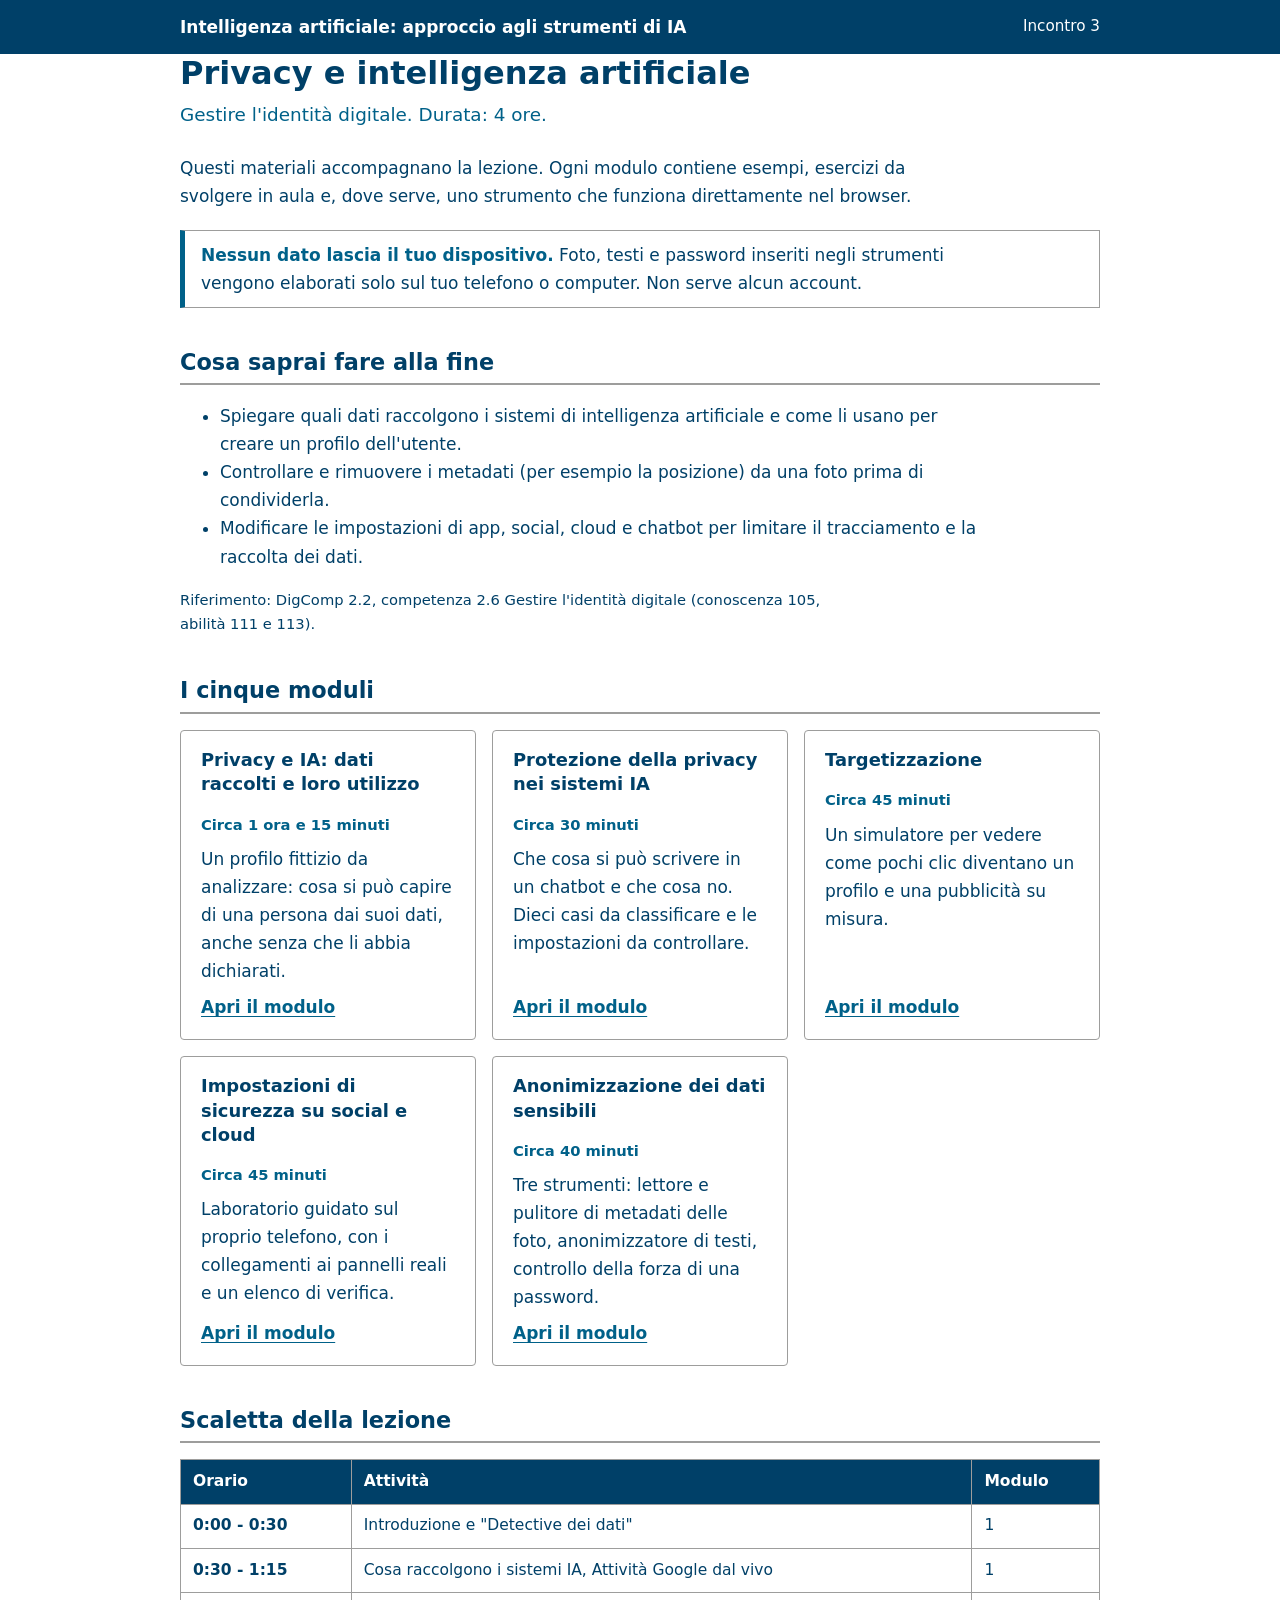
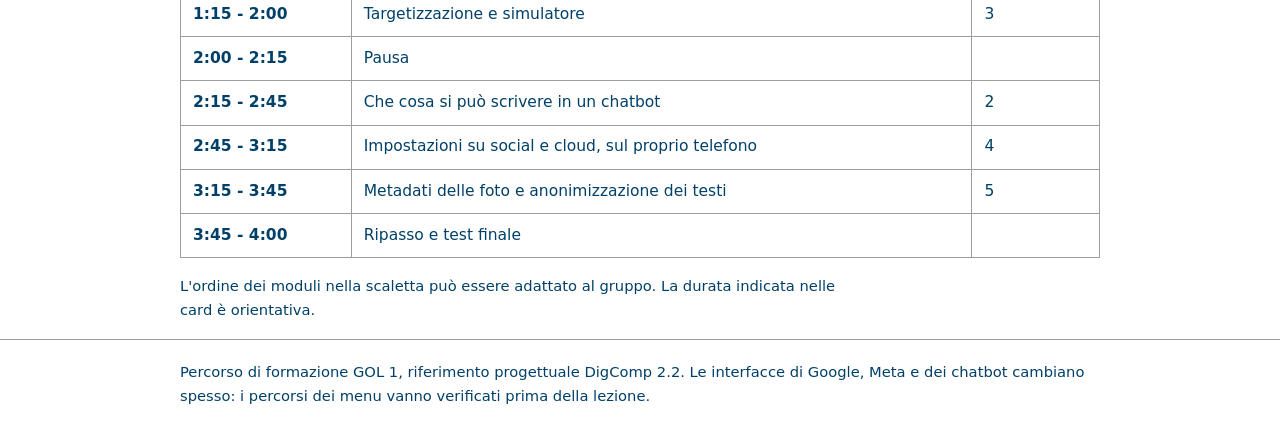
<file: docs/GOLIA/index.html>
<!DOCTYPE html>
<html lang="it">
<head>
<meta charset="utf-8">
<meta name="viewport" content="width=device-width, initial-scale=1">
<title>Privacy e intelligenza artificiale - Indice del corso</title>
<link rel="stylesheet" href="stile.css">
</head>
<body>
<header class="site-header">
  <div class="wrap">
    <a class="corso" href="index.html">Intelligenza artificiale: approccio agli strumenti di IA</a>
    <span class="posizione">Incontro 3</span>
  </div>
</header>

<main class="wrap">
  <h1>Privacy e intelligenza artificiale</h1>
  <p class="sottotitolo">Gestire l'identità digitale. Durata: 4 ore.</p>

  <p>Questi materiali accompagnano la lezione. Ogni modulo contiene esempi, esercizi da svolgere in aula e, dove serve, uno strumento che funziona direttamente nel browser.</p>

  <div class="nota">
    <p><strong>Nessun dato lascia il tuo dispositivo.</strong> Foto, testi e password inseriti negli strumenti vengono elaborati solo sul tuo telefono o computer. Non serve alcun account.</p>
  </div>

  <h2>Cosa saprai fare alla fine</h2>
  <ul>
    <li>Spiegare quali dati raccolgono i sistemi di intelligenza artificiale e come li usano per creare un profilo dell'utente.</li>
    <li>Controllare e rimuovere i metadati (per esempio la posizione) da una foto prima di condividerla.</li>
    <li>Modificare le impostazioni di app, social, cloud e chatbot per limitare il tracciamento e la raccolta dei dati.</li>
  </ul>
  <p class="piccolo">Riferimento: DigComp 2.2, competenza 2.6 Gestire l'identità digitale (conoscenza 105, abilità 111 e 113).</p>

  <h2>I cinque moduli</h2>
  <div class="griglia">
    <article class="card modulo">
      <h3>Privacy e IA: dati raccolti e loro utilizzo</h3>
      <p class="durata">Circa 1 ora e 15 minuti</p>
      <p>Un profilo fittizio da analizzare: cosa si può capire di una persona dai suoi dati, anche senza che li abbia dichiarati.</p>
      <a class="vai" href="01-dati-raccolti.html">Apri il modulo</a>
    </article>
    <article class="card modulo">
      <h3>Protezione della privacy nei sistemi IA</h3>
      <p class="durata">Circa 30 minuti</p>
      <p>Che cosa si può scrivere in un chatbot e che cosa no. Dieci casi da classificare e le impostazioni da controllare.</p>
      <a class="vai" href="02-privacy-nei-sistemi-ia.html">Apri il modulo</a>
    </article>
    <article class="card modulo">
      <h3>Targetizzazione</h3>
      <p class="durata">Circa 45 minuti</p>
      <p>Un simulatore per vedere come pochi clic diventano un profilo e una pubblicità su misura.</p>
      <a class="vai" href="03-targetizzazione.html">Apri il modulo</a>
    </article>
    <article class="card modulo">
      <h3>Impostazioni di sicurezza su social e cloud</h3>
      <p class="durata">Circa 45 minuti</p>
      <p>Laboratorio guidato sul proprio telefono, con i collegamenti ai pannelli reali e un elenco di verifica.</p>
      <a class="vai" href="04-impostazioni-social-cloud.html">Apri il modulo</a>
    </article>
    <article class="card modulo">
      <h3>Anonimizzazione dei dati sensibili</h3>
      <p class="durata">Circa 40 minuti</p>
      <p>Tre strumenti: lettore e pulitore di metadati delle foto, anonimizzatore di testi, controllo della forza di una password.</p>
      <a class="vai" href="05-anonimizzazione.html">Apri il modulo</a>
    </article>
  </div>

  <h2>Scaletta della lezione</h2>
  <div class="scorri">
    <table>
      <thead><tr><th>Orario</th><th>Attività</th><th>Modulo</th></tr></thead>
      <tbody>
        <tr><td>0:00 - 0:30</td><td>Introduzione e "Detective dei dati"</td><td>1</td></tr>
        <tr><td>0:30 - 1:15</td><td>Cosa raccolgono i sistemi IA, Attività Google dal vivo</td><td>1</td></tr>
        <tr><td>1:15 - 2:00</td><td>Targetizzazione e simulatore</td><td>3</td></tr>
        <tr><td>2:00 - 2:15</td><td>Pausa</td><td></td></tr>
        <tr><td>2:15 - 2:45</td><td>Che cosa si può scrivere in un chatbot</td><td>2</td></tr>
        <tr><td>2:45 - 3:15</td><td>Impostazioni su social e cloud, sul proprio telefono</td><td>4</td></tr>
        <tr><td>3:15 - 3:45</td><td>Metadati delle foto e anonimizzazione dei testi</td><td>5</td></tr>
        <tr><td>3:45 - 4:00</td><td>Ripasso e test finale</td><td></td></tr>
      </tbody>
    </table>
  </div>
  <p class="piccolo">L'ordine dei moduli nella scaletta può essere adattato al gruppo. La durata indicata nelle card è orientativa.</p>
</main>

<footer class="sito">
  <div class="wrap">
    Percorso di formazione GOL 1, riferimento progettuale DigComp 2.2. Le interfacce di Google, Meta e dei chatbot cambiano spesso: i percorsi dei menu vanno verificati prima della lezione.
  </div>
</footer>
</body>
</html>
</file>
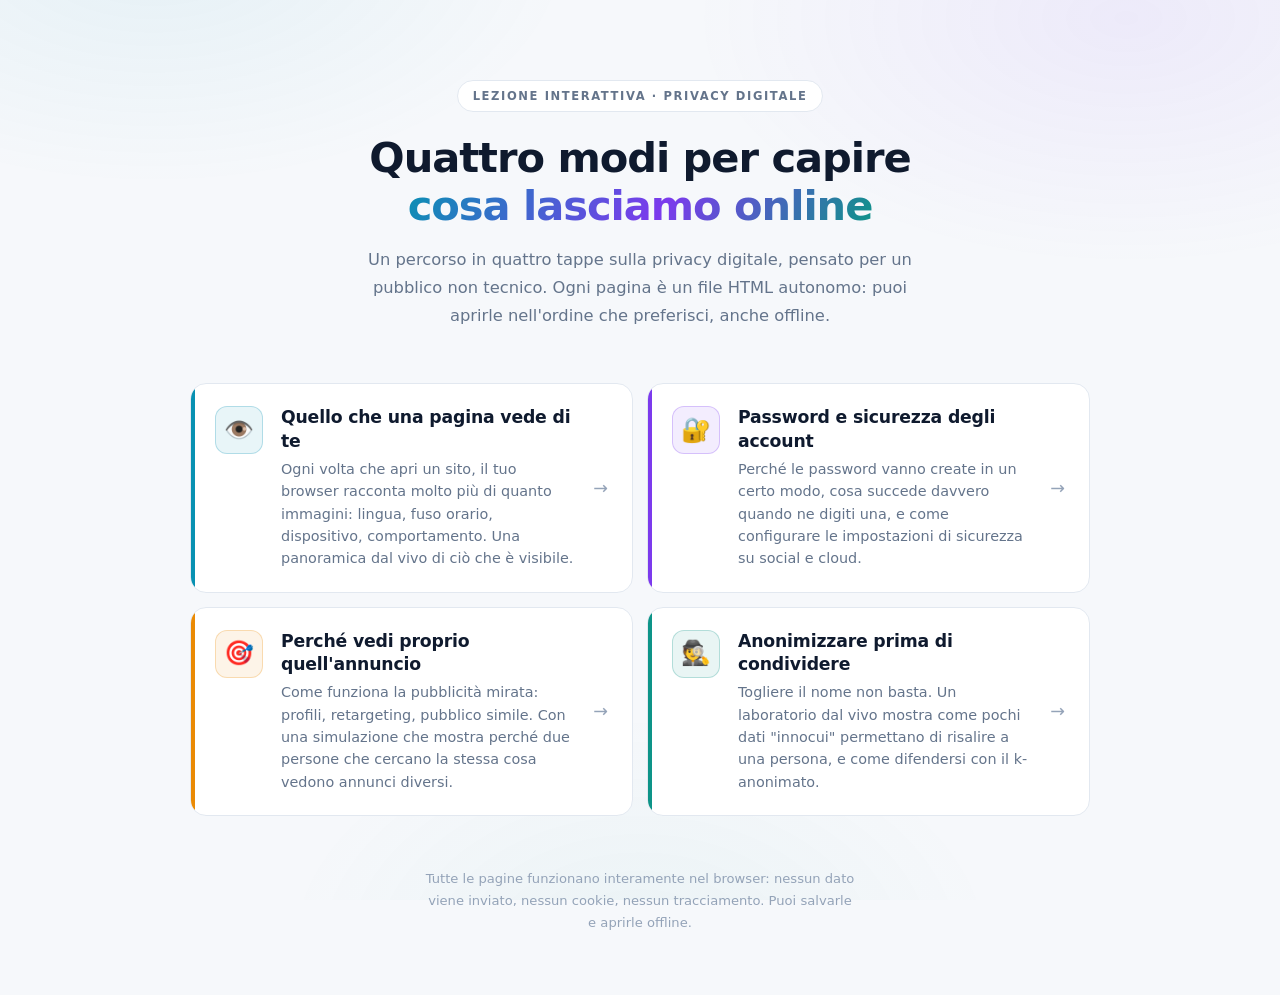
<file: docs/iagol/index.html>
<!DOCTYPE html>
<html lang="it">
<head>
<meta charset="utf-8">
<meta name="viewport" content="width=device-width, initial-scale=1">
<title>Privacy e sicurezza digitale — Lezione interattiva</title>
<meta name="description" content="Quattro lezioni interattive su privacy, sicurezza delle password, targetizzazione pubblicitaria e anonimizzazione dei dati.">

<style>
:root{
  --bg:#f6f8fb;
  --card:#ffffff;
  --border:#e2e8f0;
  --border-hi:#cbd5e1;
  --text:#0f1a2e;
  --muted:#64748b;
  --faint:#94a3b8;

  --c1:#0891b2;  /* ciano — invisibledata */
  --c2:#7c3aed;  /* viola — sicurezza */
  --c3:#ea8a04;  /* ambra — targetizzazione */
  --c4:#0d9488;  /* teal — anonimato */

  --radius:16px;
  --sans:system-ui,-apple-system,"Segoe UI",Roboto,"Helvetica Neue",Arial,sans-serif;
}

*,*::before,*::after{box-sizing:border-box;}

html{scroll-behavior:smooth;-webkit-text-size-adjust:100%;}

body{
  margin:0;
  min-height:100vh;
  background:var(--bg);
  color:var(--text);
  font-family:var(--sans);
  font-size:17px;
  line-height:1.6;
  display:flex;
  flex-direction:column;
  align-items:center;
  padding:clamp(40px,7vw,80px) 24px 60px;
}

body::before{
  content:"";
  position:fixed;inset:0;pointer-events:none;z-index:0;
  background:
    radial-gradient(700px 400px at 12% -6%,rgba(8,145,178,.07),transparent 60%),
    radial-gradient(700px 400px at 88% 2%,rgba(124,58,237,.07),transparent 62%),
    radial-gradient(600px 400px at 50% 106%,rgba(13,148,136,.05),transparent 60%);
}

main{
  position:relative;
  z-index:1;
  width:100%;
  max-width:900px;
}

/* --- Intestazione --- */
header{
  text-align:center;
  margin-bottom:clamp(36px,5vw,54px);
}

.eyebrow{
  display:inline-block;
  font-size:.72rem;
  letter-spacing:.14em;
  text-transform:uppercase;
  font-weight:700;
  color:var(--muted);
  background:#fff;
  border:1px solid var(--border);
  padding:6px 15px;
  border-radius:999px;
  margin-bottom:22px;
}

h1{
  font-size:clamp(1.7rem,4.2vw,2.6rem);
  line-height:1.15;
  letter-spacing:-.025em;
  font-weight:800;
  margin:0 0 16px;
}

h1 em{
  font-style:normal;
  background:linear-gradient(120deg,var(--c1),var(--c2) 55%,var(--c4));
  -webkit-background-clip:text;
  background-clip:text;
  color:transparent;
}

p.lead{
  color:var(--muted);
  font-size:1.02rem;
  max-width:56ch;
  margin:0 auto;
  line-height:1.7;
}

/* --- Griglia dei link --- */
.cards{
  display:grid;
  grid-template-columns:1fr;
  gap:14px;
}

.card{
  display:flex;
  align-items:flex-start;
  gap:18px;
  background:var(--card);
  border:1px solid var(--border);
  border-radius:var(--radius);
  padding:22px 24px;
  text-decoration:none;
  color:inherit;
  position:relative;
  overflow:hidden;
  transition:transform .18s ease,box-shadow .18s ease,border-color .18s ease;
}

.card::before{
  content:"";
  position:absolute;
  left:0;top:0;bottom:0;
  width:4px;
  background:var(--accent);
  transition:width .18s ease;
}

.card:hover{
  transform:translateY(-2px);
  border-color:var(--border-hi);
  box-shadow:0 6px 16px rgba(15,26,46,.07),0 14px 34px rgba(15,26,46,.06);
}
.card:hover::before{width:7px;}

.card .icon{
  flex:0 0 auto;
  width:48px;height:48px;
  border-radius:12px;
  display:flex;
  align-items:center;
  justify-content:center;
  font-size:1.5rem;
  background:var(--accent-soft);
  border:1px solid var(--accent-border);
}

.card .body{
  flex:1;
  min-width:0;
}

.card h2{
  font-size:1.08rem;
  font-weight:700;
  letter-spacing:-.01em;
  margin:0 0 5px;
  line-height:1.35;
}

.card p{
  margin:0;
  font-size:.9rem;
  color:var(--muted);
  line-height:1.55;
}

.card .arrow{
  flex:0 0 auto;
  align-self:center;
  color:var(--faint);
  font-size:1.1rem;
  transition:transform .18s ease,color .18s ease;
}
.card:hover .arrow{
  color:var(--accent);
  transform:translateX(4px);
}

.card.c1{--accent:var(--c1);--accent-soft:rgba(8,145,178,.09);--accent-border:rgba(8,145,178,.25);}
.card.c2{--accent:var(--c2);--accent-soft:rgba(124,58,237,.09);--accent-border:rgba(124,58,237,.25);}
.card.c3{--accent:var(--c3);--accent-soft:rgba(234,138,4,.09);--accent-border:rgba(234,138,4,.25);}
.card.c4{--accent:var(--c4);--accent-soft:rgba(13,148,136,.09);--accent-border:rgba(13,148,136,.25);}

/* --- Footer --- */
footer{
  margin-top:clamp(36px,5vw,52px);
  text-align:center;
  font-size:.82rem;
  color:var(--faint);
  line-height:1.7;
}
footer p{max-width:52ch;margin:0 auto;}

/* --- Desktop: due colonne --- */
@media (min-width:700px){
  .cards{grid-template-columns:1fr 1fr;}
}

@media (max-width:520px){
  .card{padding:18px 18px;gap:14px;}
  .card .icon{width:42px;height:42px;font-size:1.3rem;}
  .card h2{font-size:1rem;}
  .card p{font-size:.85rem;}
}

@media (prefers-reduced-motion: reduce){
  *{transition:none !important;}
}
</style>
</head>

<body>

<main>

  <header>
    <span class="eyebrow">Lezione interattiva · Privacy digitale</span>
    <h1>Quattro modi per capire<br><em>cosa lasciamo online</em></h1>
    <p class="lead">
      Un percorso in quattro tappe sulla privacy digitale, pensato per un pubblico non tecnico.
      Ogni pagina è un file HTML autonomo: puoi aprirle nell'ordine che preferisci, anche offline.
    </p>
  </header>

  <nav class="cards" aria-label="Indice delle lezioni">

    <a class="card c1" href="invisibledata.html">
      <span class="icon" aria-hidden="true">👁️</span>
      <span class="body">
        <h2>Quello che una pagina vede di te</h2>
        <p>Ogni volta che apri un sito, il tuo browser racconta molto più di quanto immagini: lingua, fuso orario, dispositivo, comportamento. Una panoramica dal vivo di ciò che è visibile.</p>
      </span>
      <span class="arrow" aria-hidden="true">→</span>
    </a>

    <a class="card c2" href="sicurezza.html">
      <span class="icon" aria-hidden="true">🔐</span>
      <span class="body">
        <h2>Password e sicurezza degli account</h2>
        <p>Perché le password vanno create in un certo modo, cosa succede davvero quando ne digiti una, e come configurare le impostazioni di sicurezza su social e cloud.</p>
      </span>
      <span class="arrow" aria-hidden="true">→</span>
    </a>

    <a class="card c3" href="targetizzazione.html">
      <span class="icon" aria-hidden="true">🎯</span>
      <span class="body">
        <h2>Perché vedi proprio quell'annuncio</h2>
        <p>Come funziona la pubblicità mirata: profili, retargeting, pubblico simile. Con una simulazione che mostra perché due persone che cercano la stessa cosa vedono annunci diversi.</p>
      </span>
      <span class="arrow" aria-hidden="true">→</span>
    </a>

    <a class="card c4" href="anonimato.html">
      <span class="icon" aria-hidden="true">🕵️</span>
      <span class="body">
        <h2>Anonimizzare prima di condividere</h2>
        <p>Togliere il nome non basta. Un laboratorio dal vivo mostra come pochi dati "innocui" permettano di risalire a una persona, e come difendersi con il k-anonimato.</p>
      </span>
      <span class="arrow" aria-hidden="true">→</span>
    </a>

  </nav>

  <footer>
    <p>
      Tutte le pagine funzionano interamente nel browser: nessun dato viene inviato,
      nessun cookie, nessun tracciamento. Puoi salvarle e aprirle offline.
    </p>
  </footer>

</main>

</body>
</html>
</file>
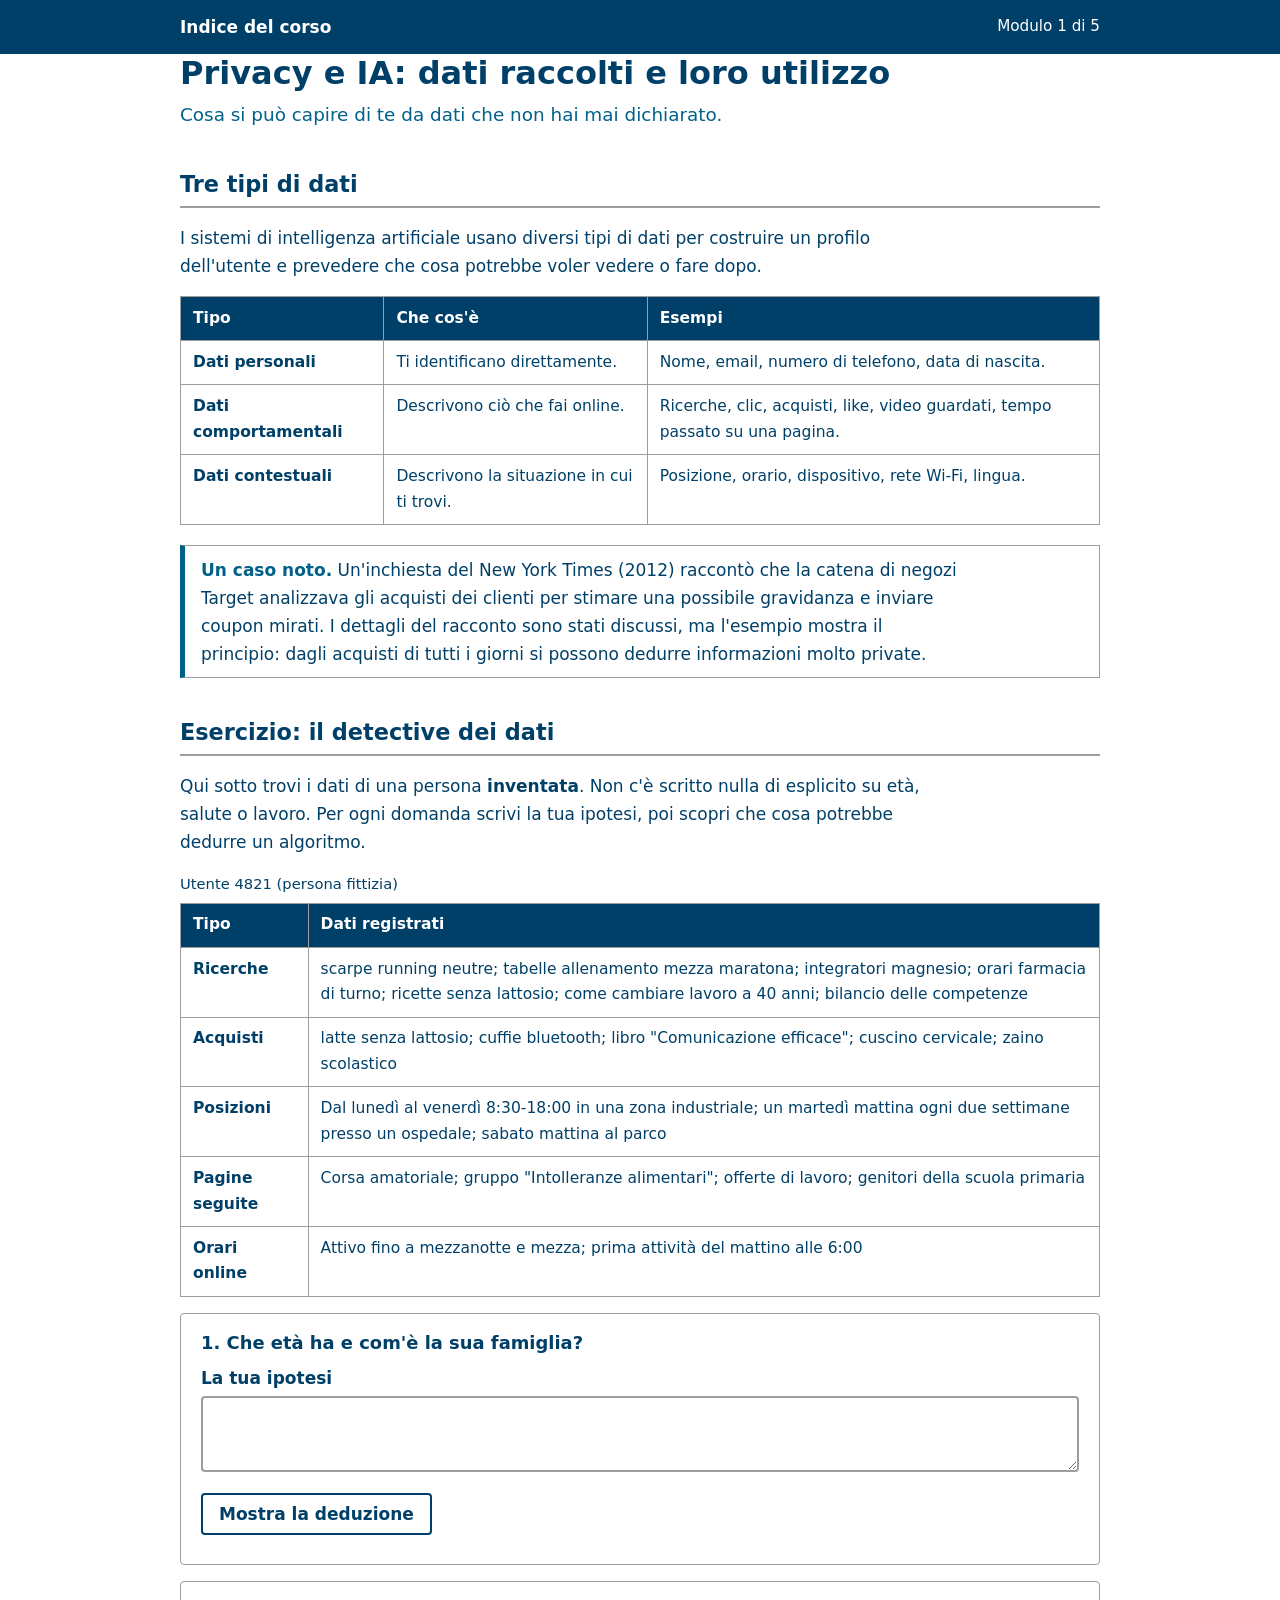
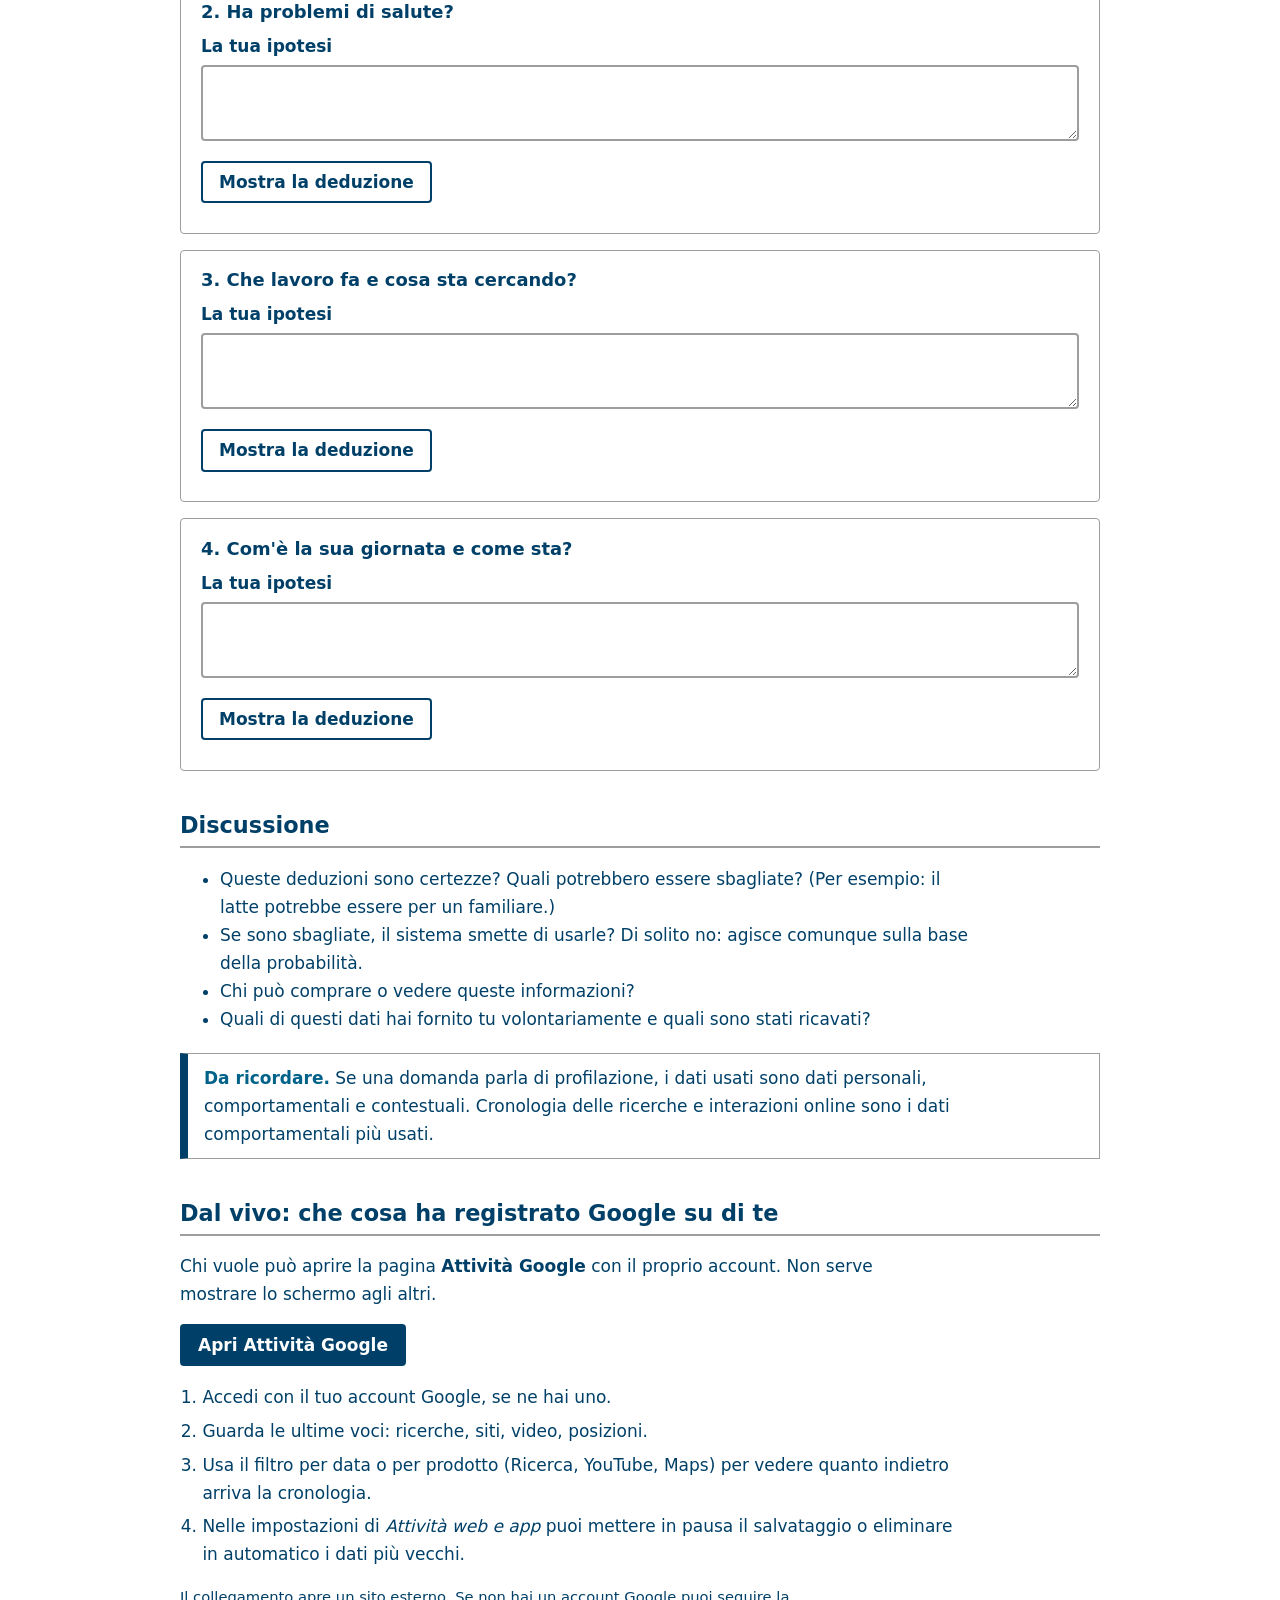
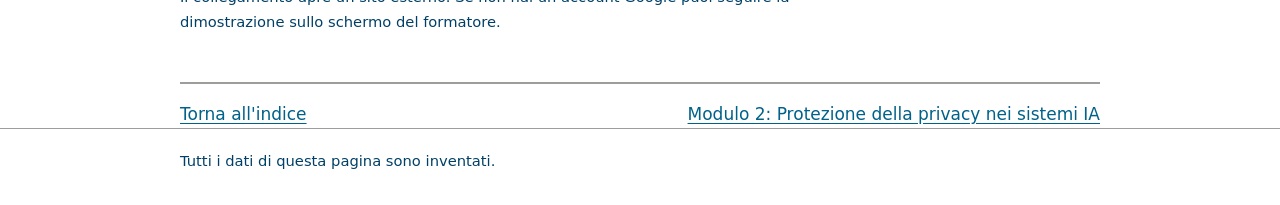
<file: docs/GOLIA/01-dati-raccolti.html>
<!DOCTYPE html>
<html lang="it">
<head>
<meta charset="utf-8">
<meta name="viewport" content="width=device-width, initial-scale=1">
<title>Privacy e IA: dati raccolti e loro utilizzo</title>
<link rel="stylesheet" href="stile.css">
</head>
<body>
<header class="site-header">
  <div class="wrap">
    <a class="corso" href="index.html">Indice del corso</a>
    <span class="posizione">Modulo 1 di 5</span>
  </div>
</header>

<main class="wrap">
  <h1>Privacy e IA: dati raccolti e loro utilizzo</h1>
  <p class="sottotitolo">Cosa si può capire di te da dati che non hai mai dichiarato.</p>

  <h2>Tre tipi di dati</h2>
  <p>I sistemi di intelligenza artificiale usano diversi tipi di dati per costruire un profilo dell'utente e prevedere che cosa potrebbe voler vedere o fare dopo.</p>
  <div class="scorri">
    <table>
      <thead><tr><th>Tipo</th><th>Che cos'è</th><th>Esempi</th></tr></thead>
      <tbody>
        <tr><td>Dati personali</td><td>Ti identificano direttamente.</td><td>Nome, email, numero di telefono, data di nascita.</td></tr>
        <tr><td>Dati comportamentali</td><td>Descrivono ciò che fai online.</td><td>Ricerche, clic, acquisti, like, video guardati, tempo passato su una pagina.</td></tr>
        <tr><td>Dati contestuali</td><td>Descrivono la situazione in cui ti trovi.</td><td>Posizione, orario, dispositivo, rete Wi-Fi, lingua.</td></tr>
      </tbody>
    </table>
  </div>

  <div class="nota">
    <p><strong>Un caso noto.</strong> Un'inchiesta del New York Times (2012) raccontò che la catena di negozi Target analizzava gli acquisti dei clienti per stimare una possibile gravidanza e inviare coupon mirati. I dettagli del racconto sono stati discussi, ma l'esempio mostra il principio: dagli acquisti di tutti i giorni si possono dedurre informazioni molto private.</p>
  </div>

  <h2>Esercizio: il detective dei dati</h2>
  <p>Qui sotto trovi i dati di una persona <strong>inventata</strong>. Non c'è scritto nulla di esplicito su età, salute o lavoro. Per ogni domanda scrivi la tua ipotesi, poi scopri che cosa potrebbe dedurre un algoritmo.</p>

  <div class="scorri">
    <table>
      <caption class="piccolo" style="text-align:left; padding-bottom:0.4rem;">Utente 4821 (persona fittizia)</caption>
      <thead><tr><th>Tipo</th><th>Dati registrati</th></tr></thead>
      <tbody>
        <tr><td>Ricerche</td><td>scarpe running neutre; tabelle allenamento mezza maratona; integratori magnesio; orari farmacia di turno; ricette senza lattosio; come cambiare lavoro a 40 anni; bilancio delle competenze</td></tr>
        <tr><td>Acquisti</td><td>latte senza lattosio; cuffie bluetooth; libro "Comunicazione efficace"; cuscino cervicale; zaino scolastico</td></tr>
        <tr><td>Posizioni</td><td>Dal lunedì al venerdì 8:30-18:00 in una zona industriale; un martedì mattina ogni due settimane presso un ospedale; sabato mattina al parco</td></tr>
        <tr><td>Pagine seguite</td><td>Corsa amatoriale; gruppo "Intolleranze alimentari"; offerte di lavoro; genitori della scuola primaria</td></tr>
        <tr><td>Orari online</td><td>Attivo fino a mezzanotte e mezza; prima attività del mattino alle 6:00</td></tr>
      </tbody>
    </table>
  </div>

  <div class="pila" id="detective">
    <section class="card" aria-labelledby="d1">
      <h3 id="d1">1. Che età ha e com'è la sua famiglia?</h3>
      <label for="i1">La tua ipotesi</label>
      <textarea id="i1" style="min-height:4.5rem"></textarea>
      <div class="azioni"><button class="btn secondario" type="button" data-apri="r1" aria-expanded="false">Mostra la deduzione</button></div>
      <div class="esito giusto" id="r1" hidden>
        <strong>Deduzione possibile</strong>
        Circa 40 anni, probabilmente genitore di un bambino che va alle elementari (zaino scolastico, pagine dei genitori). Sta pensando a un cambiamento di lavoro.
      </div>
    </section>

    <section class="card" aria-labelledby="d2">
      <h3 id="d2">2. Ha problemi di salute?</h3>
      <label for="i2">La tua ipotesi</label>
      <textarea id="i2" style="min-height:4.5rem"></textarea>
      <div class="azioni"><button class="btn secondario" type="button" data-apri="r2" aria-expanded="false">Mostra la deduzione</button></div>
      <div class="esito giusto" id="r2" hidden>
        <strong>Deduzione possibile</strong>
        Una probabile intolleranza al lattosio, dolori cervicali e visite mediche ricorrenti. Sono <em>dati sulla salute</em>, che il GDPR tratta come categoria particolare, ma qui nessuno li ha dichiarati: sono stati ricavati.
      </div>
    </section>

    <section class="card" aria-labelledby="d3">
      <h3 id="d3">3. Che lavoro fa e cosa sta cercando?</h3>
      <label for="i3">La tua ipotesi</label>
      <textarea id="i3" style="min-height:4.5rem"></textarea>
      <div class="azioni"><button class="btn secondario" type="button" data-apri="r3" aria-expanded="false">Mostra la deduzione</button></div>
      <div class="esito giusto" id="r3" hidden>
        <strong>Deduzione possibile</strong>
        Lavora in un'azienda di una zona industriale e cerca attivamente un'alternativa. È un bersaglio per annunci di agenzie del lavoro, corsi di formazione e prodotti finanziari.
      </div>
    </section>

    <section class="card" aria-labelledby="d4">
      <h3 id="d4">4. Com'è la sua giornata e come sta?</h3>
      <label for="i4">La tua ipotesi</label>
      <textarea id="i4" style="min-height:4.5rem"></textarea>
      <div class="azioni"><button class="btn secondario" type="button" data-apri="r4" aria-expanded="false">Mostra la deduzione</button></div>
      <div class="esito giusto" id="r4" hidden>
        <strong>Deduzione possibile</strong>
        Dorme circa cinque ore a notte e probabilmente è sotto pressione. Pratica sport amatoriale. Annunci tipici: integratori, app per dormire e per la meditazione.
      </div>
    </section>
  </div>

  <h2>Discussione</h2>
  <ul>
    <li>Queste deduzioni sono certezze? Quali potrebbero essere sbagliate? (Per esempio: il latte potrebbe essere per un familiare.)</li>
    <li>Se sono sbagliate, il sistema smette di usarle? Di solito no: agisce comunque sulla base della probabilità.</li>
    <li>Chi può comprare o vedere queste informazioni?</li>
    <li>Quali di questi dati hai fornito tu volontariamente e quali sono stati ricavati?</li>
  </ul>

  <div class="nota attenzione">
    <p><strong>Da ricordare.</strong> Se una domanda parla di profilazione, i dati usati sono dati personali, comportamentali e contestuali. Cronologia delle ricerche e interazioni online sono i dati comportamentali più usati.</p>
  </div>

  <h2>Dal vivo: che cosa ha registrato Google su di te</h2>
  <p>Chi vuole può aprire la pagina <strong>Attività Google</strong> con il proprio account. Non serve mostrare lo schermo agli altri.</p>
  <div class="azioni">
    <a class="btn" href="https://myactivity.google.com" target="_blank" rel="noopener">Apri Attività Google</a>
  </div>
  <ol class="passi">
    <li>Accedi con il tuo account Google, se ne hai uno.</li>
    <li>Guarda le ultime voci: ricerche, siti, video, posizioni.</li>
    <li>Usa il filtro per data o per prodotto (Ricerca, YouTube, Maps) per vedere quanto indietro arriva la cronologia.</li>
    <li>Nelle impostazioni di <em>Attività web e app</em> puoi mettere in pausa il salvataggio o eliminare in automatico i dati più vecchi.</li>
  </ol>
  <p class="piccolo">Il collegamento apre un sito esterno. Se non hai un account Google puoi seguire la dimostrazione sullo schermo del formatore.</p>

  <nav class="sfoglia" aria-label="Moduli">
    <a href="index.html">Torna all'indice</a>
    <a href="02-privacy-nei-sistemi-ia.html">Modulo 2: Protezione della privacy nei sistemi IA</a>
  </nav>
</main>

<footer class="sito"><div class="wrap">Tutti i dati di questa pagina sono inventati.</div></footer>

<script>
document.querySelectorAll('[data-apri]').forEach(function (b) {
  b.addEventListener('click', function () {
    var box = document.getElementById(b.getAttribute('data-apri'));
    var aperto = !box.hidden;
    box.hidden = aperto;
    b.setAttribute('aria-expanded', String(!aperto));
    b.textContent = aperto ? 'Mostra la deduzione' : 'Nascondi la deduzione';
  });
});
</script>
</body>
</html>
</file>
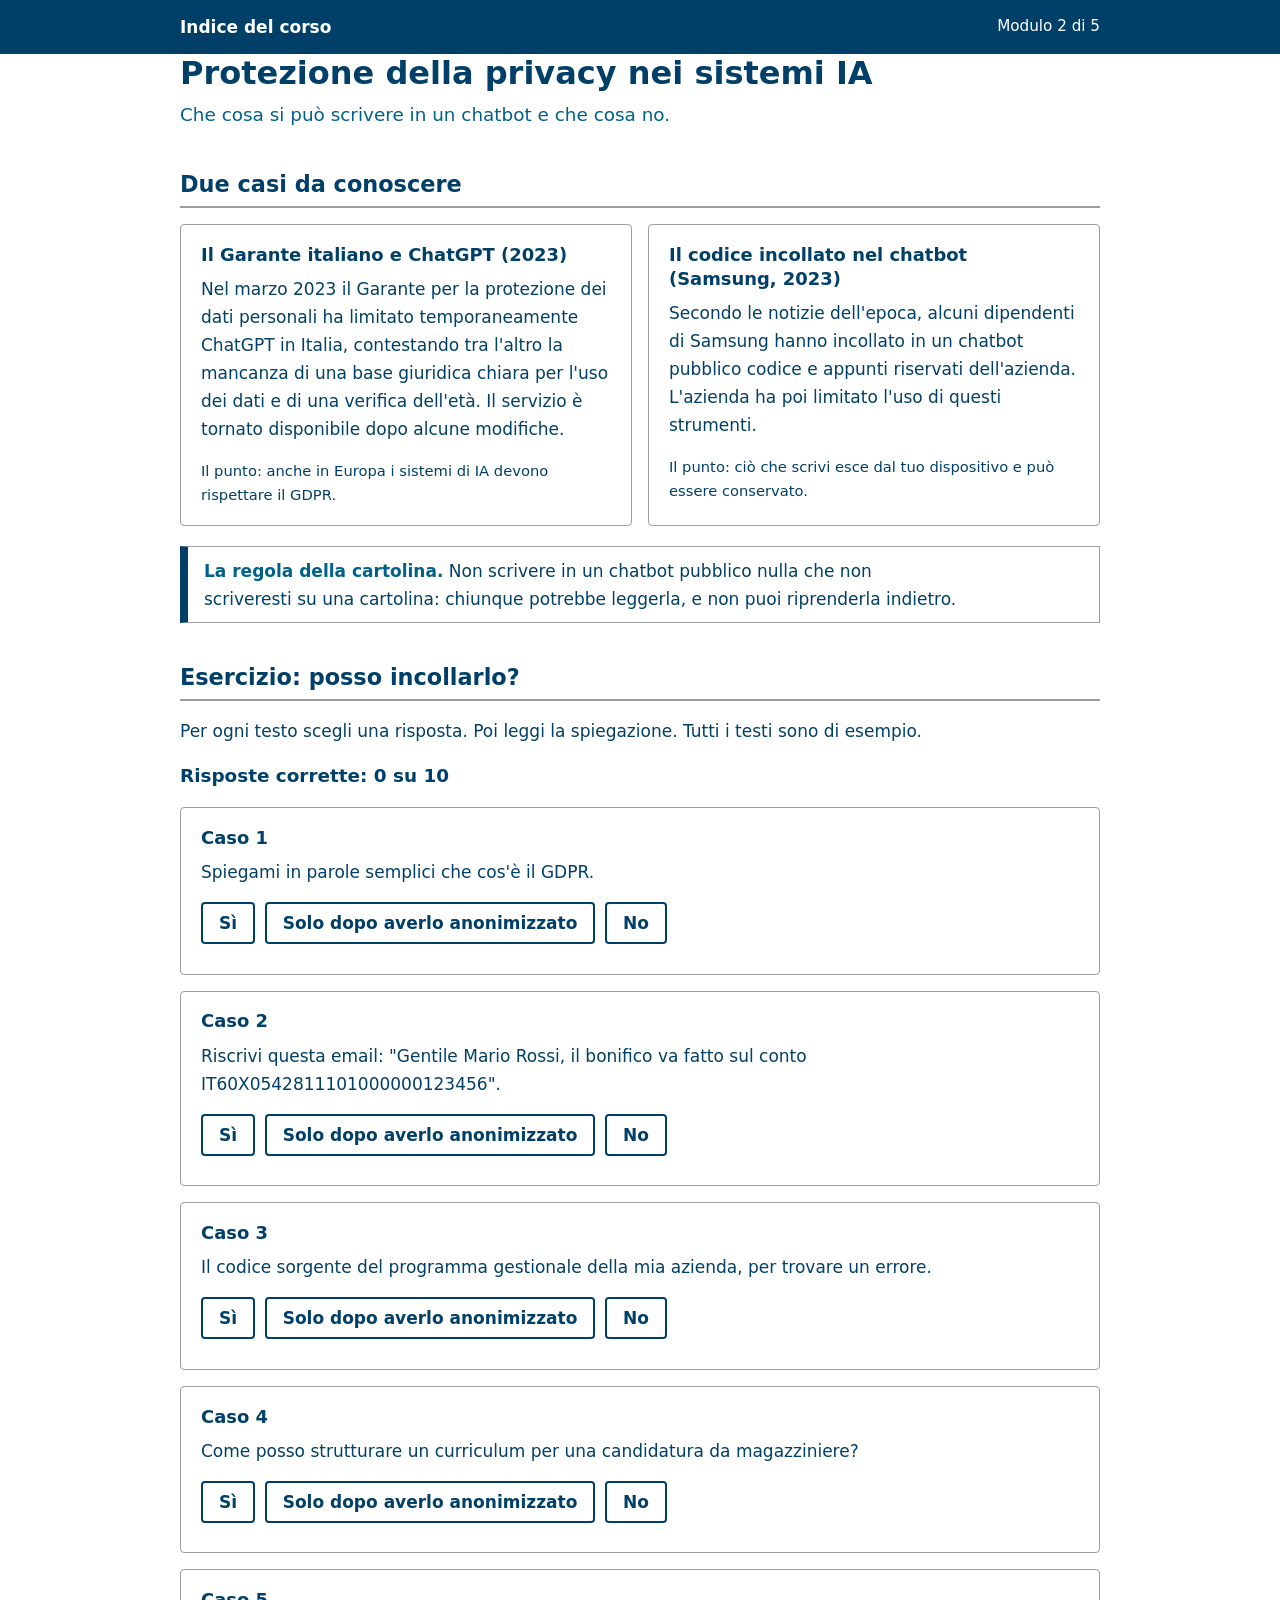
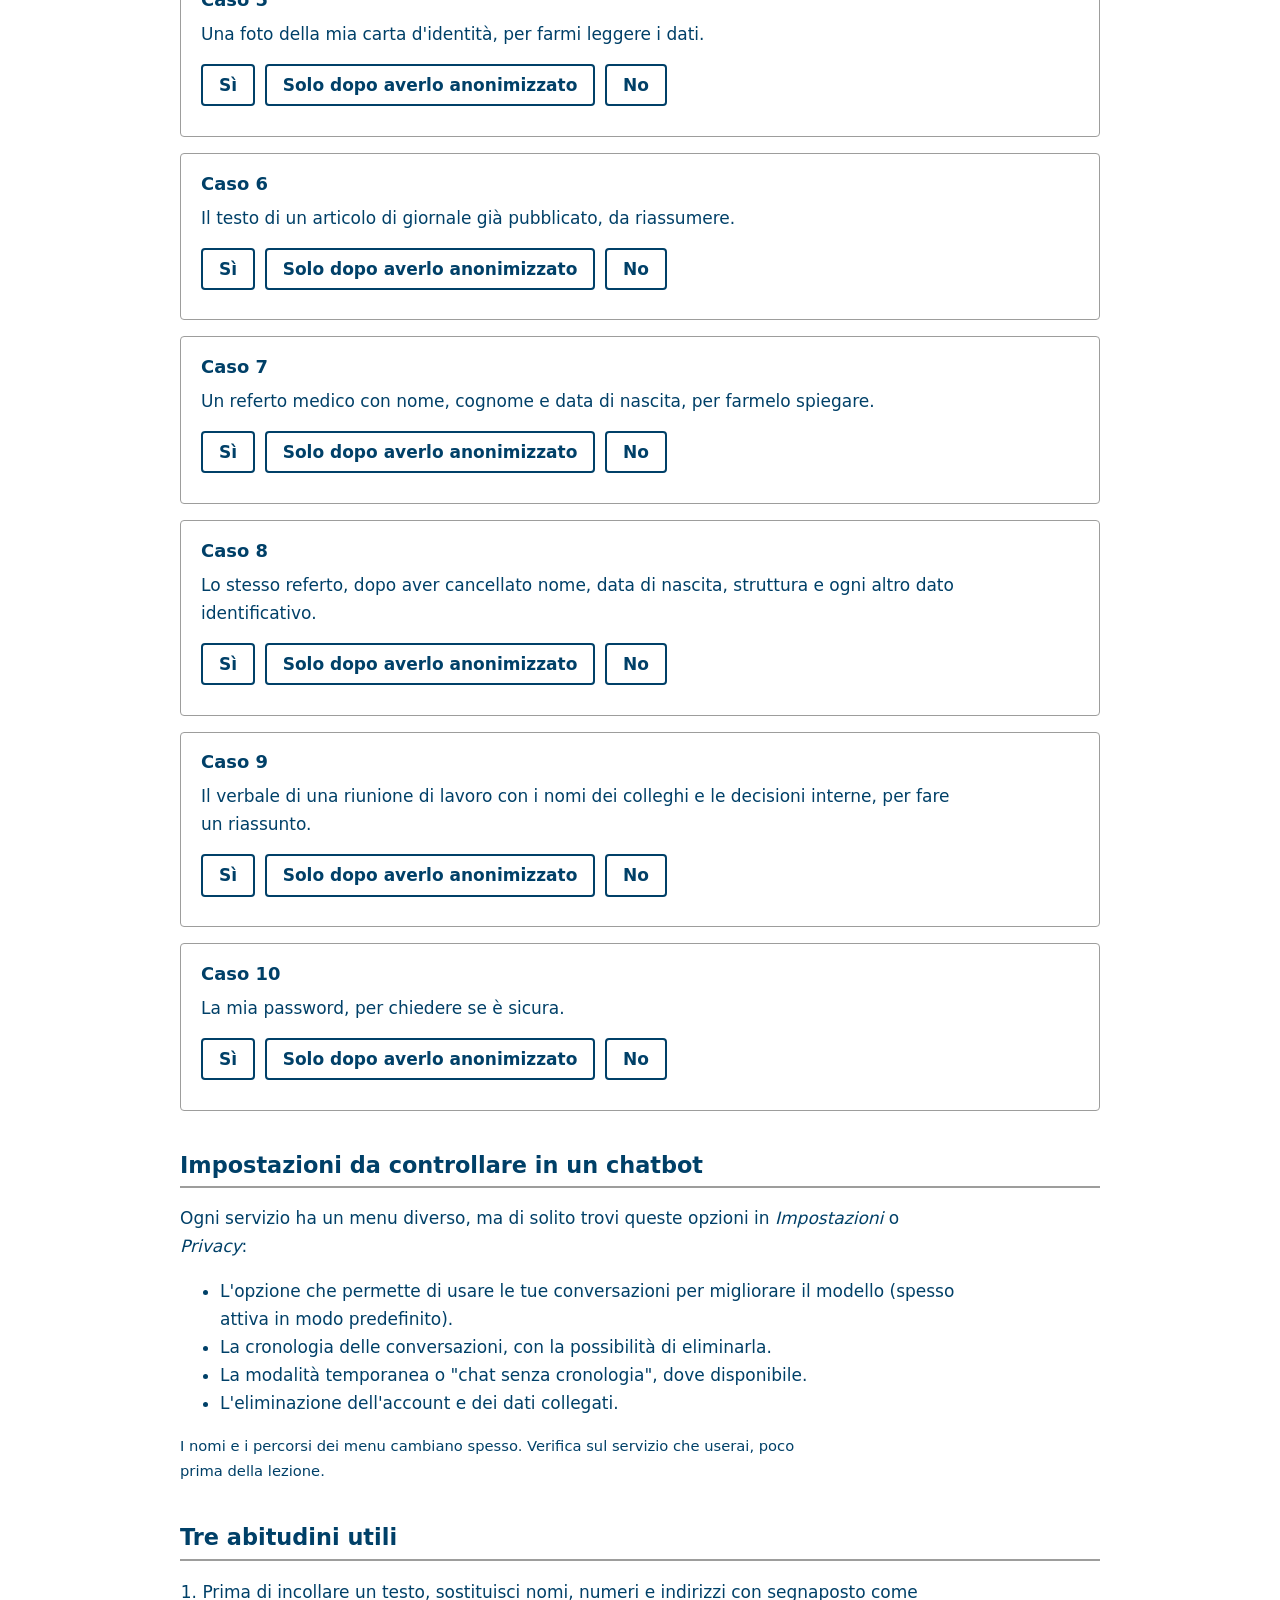
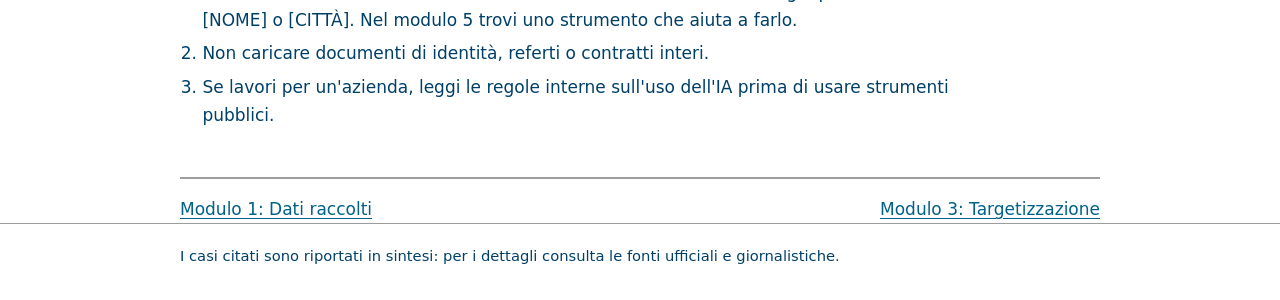
<file: docs/GOLIA/02-privacy-nei-sistemi-ia.html>
<!DOCTYPE html>
<html lang="it">
<head>
<meta charset="utf-8">
<meta name="viewport" content="width=device-width, initial-scale=1">
<title>Protezione della privacy nei sistemi IA</title>
<link rel="stylesheet" href="stile.css">
</head>
<body>
<header class="site-header">
  <div class="wrap">
    <a class="corso" href="index.html">Indice del corso</a>
    <span class="posizione">Modulo 2 di 5</span>
  </div>
</header>

<main class="wrap">
  <h1>Protezione della privacy nei sistemi IA</h1>
  <p class="sottotitolo">Che cosa si può scrivere in un chatbot e che cosa no.</p>

  <h2>Due casi da conoscere</h2>
  <div class="griglia">
    <article class="card">
      <h3>Il Garante italiano e ChatGPT (2023)</h3>
      <p>Nel marzo 2023 il Garante per la protezione dei dati personali ha limitato temporaneamente ChatGPT in Italia, contestando tra l'altro la mancanza di una base giuridica chiara per l'uso dei dati e di una verifica dell'età. Il servizio è tornato disponibile dopo alcune modifiche.</p>
      <p class="piccolo">Il punto: anche in Europa i sistemi di IA devono rispettare il GDPR.</p>
    </article>
    <article class="card">
      <h3>Il codice incollato nel chatbot (Samsung, 2023)</h3>
      <p>Secondo le notizie dell'epoca, alcuni dipendenti di Samsung hanno incollato in un chatbot pubblico codice e appunti riservati dell'azienda. L'azienda ha poi limitato l'uso di questi strumenti.</p>
      <p class="piccolo">Il punto: ciò che scrivi esce dal tuo dispositivo e può essere conservato.</p>
    </article>
  </div>

  <div class="nota attenzione">
    <p><strong>La regola della cartolina.</strong> Non scrivere in un chatbot pubblico nulla che non scriveresti su una cartolina: chiunque potrebbe leggerla, e non puoi riprenderla indietro.</p>
  </div>

  <h2>Esercizio: posso incollarlo?</h2>
  <p>Per ogni testo scegli una risposta. Poi leggi la spiegazione. Tutti i testi sono di esempio.</p>
  <p class="punteggio" id="punteggio" aria-live="polite">Risposte corrette: 0 su 10</p>
  <div class="pila" id="casi"></div>

  <h2>Impostazioni da controllare in un chatbot</h2>
  <p>Ogni servizio ha un menu diverso, ma di solito trovi queste opzioni in <em>Impostazioni</em> o <em>Privacy</em>:</p>
  <ul>
    <li>L'opzione che permette di usare le tue conversazioni per migliorare il modello (spesso attiva in modo predefinito).</li>
    <li>La cronologia delle conversazioni, con la possibilità di eliminarla.</li>
    <li>La modalità temporanea o "chat senza cronologia", dove disponibile.</li>
    <li>L'eliminazione dell'account e dei dati collegati.</li>
  </ul>
  <p class="piccolo">I nomi e i percorsi dei menu cambiano spesso. Verifica sul servizio che userai, poco prima della lezione.</p>

  <h2>Tre abitudini utili</h2>
  <ol class="passi">
    <li>Prima di incollare un testo, sostituisci nomi, numeri e indirizzi con segnaposto come [NOME] o [CITTÀ]. Nel modulo 5 trovi uno strumento che aiuta a farlo.</li>
    <li>Non caricare documenti di identità, referti o contratti interi.</li>
    <li>Se lavori per un'azienda, leggi le regole interne sull'uso dell'IA prima di usare strumenti pubblici.</li>
  </ol>

  <nav class="sfoglia" aria-label="Moduli">
    <a href="01-dati-raccolti.html">Modulo 1: Dati raccolti</a>
    <a href="03-targetizzazione.html">Modulo 3: Targetizzazione</a>
  </nav>
</main>

<footer class="sito"><div class="wrap">I casi citati sono riportati in sintesi: per i dettagli consulta le fonti ufficiali e giornalistiche.</div></footer>

<script>
var CASI = [
  { t: "Spiegami in parole semplici che cos'è il GDPR.", r: 'si',
    p: "Domanda generale, senza dati di nessuno." },
  { t: "Riscrivi questa email: \"Gentile Mario Rossi, il bonifico va fatto sul conto IT60X0542811101000000123456\".", r: 'no',
    p: "Contiene un nome e un IBAN. Si può chiedere aiuto per lo stile usando segnaposto: [NOME] e [IBAN]." },
  { t: "Il codice sorgente del programma gestionale della mia azienda, per trovare un errore.", r: 'no',
    p: "È materiale riservato dell'azienda, come nel caso Samsung. Serve un'autorizzazione o uno strumento approvato." },
  { t: "Come posso strutturare un curriculum per una candidatura da magazziniere?", r: 'si',
    p: "Richiesta generica. Non servono dati personali." },
  { t: "Una foto della mia carta d'identità, per farmi leggere i dati.", r: 'no',
    p: "Un documento d'identità non va caricato su un servizio pubblico: permette furti d'identità." },
  { t: "Il testo di un articolo di giornale già pubblicato, da riassumere.", r: 'si',
    p: "Il contenuto è già pubblico e non riguarda dati privati tuoi o di altri." },
  { t: "Un referto medico con nome, cognome e data di nascita, per farmelo spiegare.", r: 'no',
    p: "Sono dati sulla salute, categoria particolarmente protetta, e identificano una persona." },
  { t: "Lo stesso referto, dopo aver cancellato nome, data di nascita, struttura e ogni altro dato identificativo.", r: 'anon',
    p: "Con i dati anonimizzati il rischio si riduce molto. Controlla di aver tolto tutto e valuta se ti serve davvero." },
  { t: "Il verbale di una riunione di lavoro con i nomi dei colleghi e le decisioni interne, per fare un riassunto.", r: 'anon',
    p: "Sostituisci i nomi e verifica che le regole dell'azienda lo permettano. Le decisioni interne possono essere riservate." },
  { t: "La mia password, per chiedere se è sicura.", r: 'no',
    p: "Una password non va mai scritta in un chatbot. Usa un gestore di password o lo strumento del modulo 5." }
];
var ETICHETTE = { si: 'Sì', anon: 'Solo dopo averlo anonimizzato', no: 'No' };
var contenitore = document.getElementById('casi');
var punteggio = document.getElementById('punteggio');
var corretti = 0, risposti = 0;

CASI.forEach(function (c, i) {
  var sez = document.createElement('section');
  sez.className = 'card';
  var h = document.createElement('h3');
  h.textContent = 'Caso ' + (i + 1);
  var p = document.createElement('p');
  p.textContent = c.t;
  var az = document.createElement('div');
  az.className = 'azioni';
  var esito = document.createElement('div');
  esito.className = 'esito';
  esito.hidden = true;
  esito.setAttribute('aria-live', 'polite');

  ['si', 'anon', 'no'].forEach(function (k) {
    var b = document.createElement('button');
    b.type = 'button';
    b.className = 'btn secondario';
    b.textContent = ETICHETTE[k];
    b.addEventListener('click', function () {
      var buoni = k === c.r;
      az.querySelectorAll('button').forEach(function (x) { x.disabled = true; });
      b.classList.remove('secondario');
      b.classList.add('scelto');
      esito.hidden = false;
      esito.className = 'esito ' + (buoni ? 'giusto' : 'rivedi');
      esito.innerHTML = '';
      var s = document.createElement('strong');
      s.textContent = buoni ? 'Corretto' : 'Da rivedere. La risposta giusta è: ' + ETICHETTE[c.r];
      esito.appendChild(s);
      esito.appendChild(document.createTextNode(c.p));
      risposti++;
      if (buoni) corretti++;
      punteggio.textContent = 'Risposte corrette: ' + corretti + ' su ' + CASI.length +
        (risposti === CASI.length ? ' (completato)' : '');
    });
    az.appendChild(b);
  });

  sez.appendChild(h); sez.appendChild(p); sez.appendChild(az); sez.appendChild(esito);
  contenitore.appendChild(sez);
});
</script>
</body>
</html>
</file>
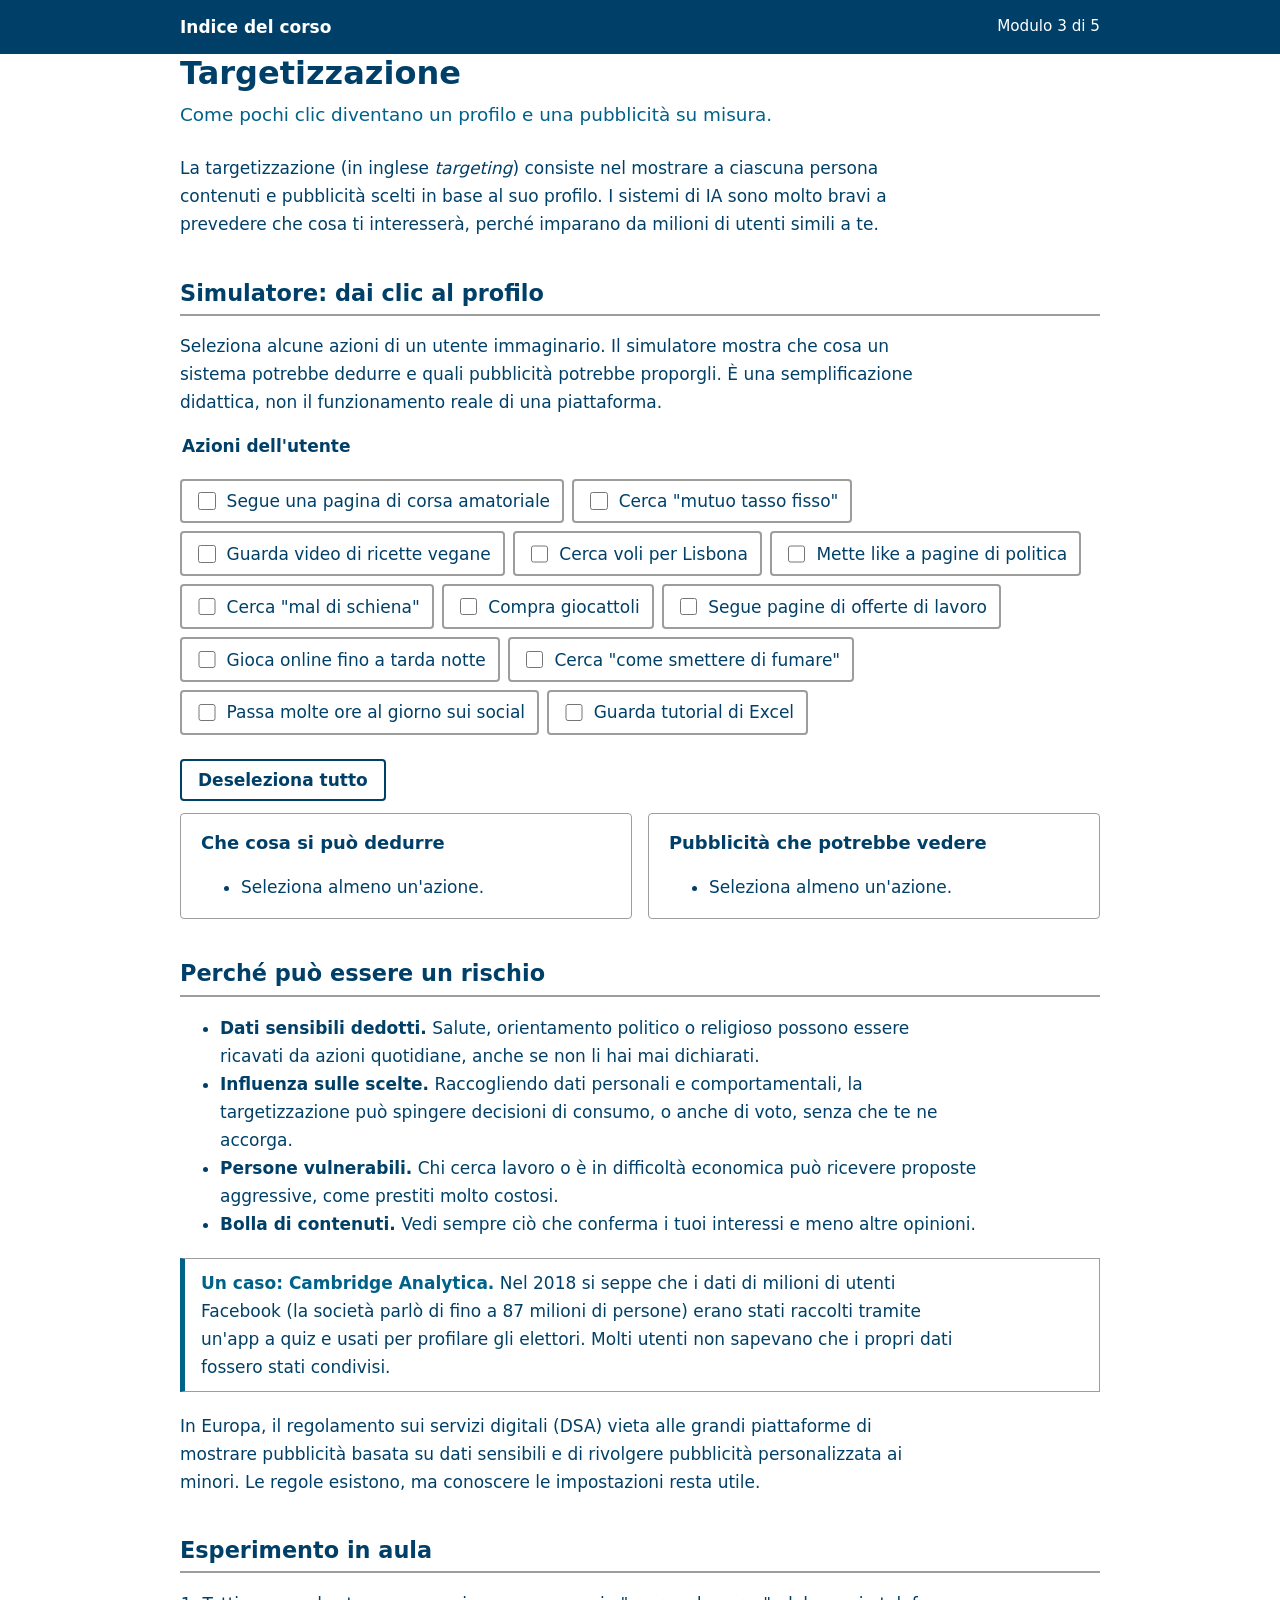
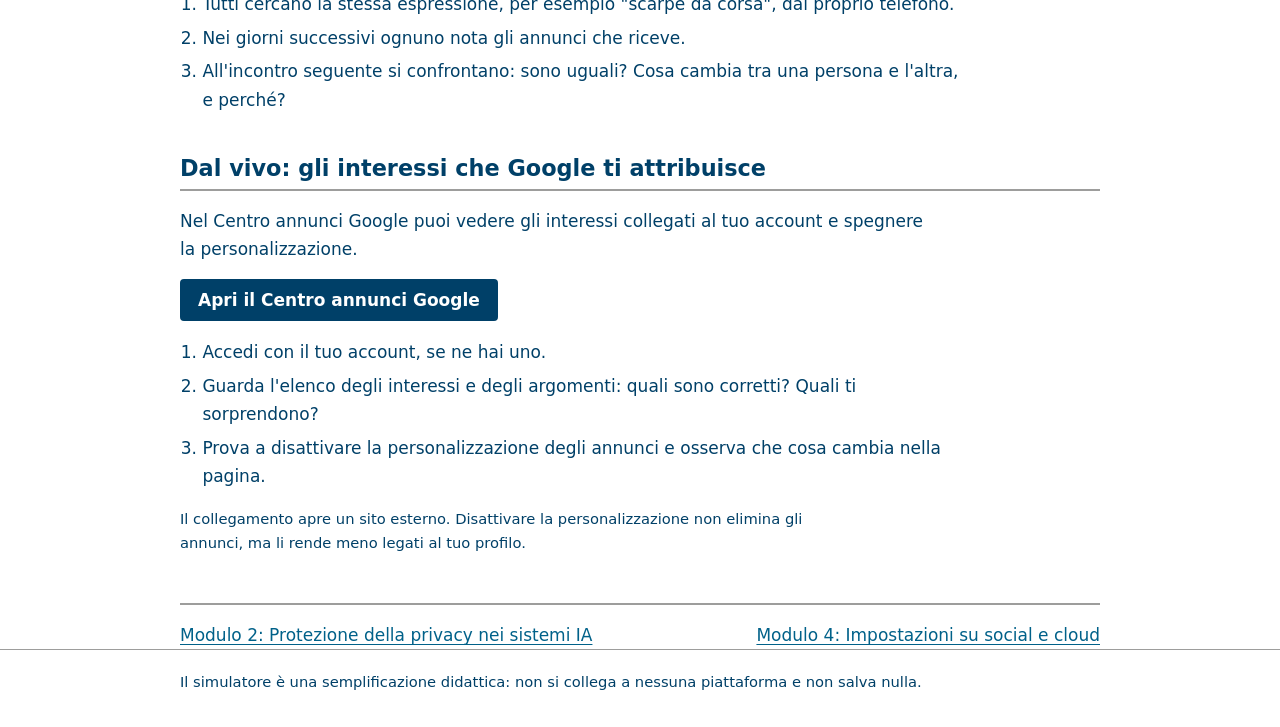
<file: docs/GOLIA/03-targetizzazione.html>
<!DOCTYPE html>
<html lang="it">
<head>
<meta charset="utf-8">
<meta name="viewport" content="width=device-width, initial-scale=1">
<title>Targetizzazione</title>
<link rel="stylesheet" href="stile.css">
</head>
<body>
<header class="site-header">
  <div class="wrap">
    <a class="corso" href="index.html">Indice del corso</a>
    <span class="posizione">Modulo 3 di 5</span>
  </div>
</header>

<main class="wrap">
  <h1>Targetizzazione</h1>
  <p class="sottotitolo">Come pochi clic diventano un profilo e una pubblicità su misura.</p>

  <p>La targetizzazione (in inglese <em>targeting</em>) consiste nel mostrare a ciascuna persona contenuti e pubblicità scelti in base al suo profilo. I sistemi di IA sono molto bravi a prevedere che cosa ti interesserà, perché imparano da milioni di utenti simili a te.</p>

  <h2>Simulatore: dai clic al profilo</h2>
  <p>Seleziona alcune azioni di un utente immaginario. Il simulatore mostra che cosa un sistema potrebbe dedurre e quali pubblicità potrebbe proporgli. È una semplificazione didattica, non il funzionamento reale di una piattaforma.</p>

  <fieldset style="border:0; padding:0; margin:0;">
    <legend style="font-weight:600; margin-bottom:0.4rem;">Azioni dell'utente</legend>
    <ul class="scelte" id="azioni"></ul>
  </fieldset>
  <div class="azioni"><button class="btn secondario" type="button" id="azzera">Deseleziona tutto</button></div>

  <div class="griglia" aria-live="polite">
    <section class="card">
      <h3>Che cosa si può dedurre</h3>
      <ul id="dedotto"><li>Seleziona almeno un'azione.</li></ul>
    </section>
    <section class="card">
      <h3>Pubblicità che potrebbe vedere</h3>
      <ul id="pubblicita"><li>Seleziona almeno un'azione.</li></ul>
    </section>
  </div>
  <p id="avviso" class="nota" hidden></p>

  <h2>Perché può essere un rischio</h2>
  <ul>
    <li><strong>Dati sensibili dedotti.</strong> Salute, orientamento politico o religioso possono essere ricavati da azioni quotidiane, anche se non li hai mai dichiarati.</li>
    <li><strong>Influenza sulle scelte.</strong> Raccogliendo dati personali e comportamentali, la targetizzazione può spingere decisioni di consumo, o anche di voto, senza che te ne accorga.</li>
    <li><strong>Persone vulnerabili.</strong> Chi cerca lavoro o è in difficoltà economica può ricevere proposte aggressive, come prestiti molto costosi.</li>
    <li><strong>Bolla di contenuti.</strong> Vedi sempre ciò che conferma i tuoi interessi e meno altre opinioni.</li>
  </ul>

  <div class="nota">
    <p><strong>Un caso: Cambridge Analytica.</strong> Nel 2018 si seppe che i dati di milioni di utenti Facebook (la società parlò di fino a 87 milioni di persone) erano stati raccolti tramite un'app a quiz e usati per profilare gli elettori. Molti utenti non sapevano che i propri dati fossero stati condivisi.</p>
  </div>
  <p>In Europa, il regolamento sui servizi digitali (DSA) vieta alle grandi piattaforme di mostrare pubblicità basata su dati sensibili e di rivolgere pubblicità personalizzata ai minori. Le regole esistono, ma conoscere le impostazioni resta utile.</p>

  <h2>Esperimento in aula</h2>
  <ol class="passi">
    <li>Tutti cercano la stessa espressione, per esempio "scarpe da corsa", dal proprio telefono.</li>
    <li>Nei giorni successivi ognuno nota gli annunci che riceve.</li>
    <li>All'incontro seguente si confrontano: sono uguali? Cosa cambia tra una persona e l'altra, e perché?</li>
  </ol>

  <h2>Dal vivo: gli interessi che Google ti attribuisce</h2>
  <p>Nel Centro annunci Google puoi vedere gli interessi collegati al tuo account e spegnere la personalizzazione.</p>
  <div class="azioni">
    <a class="btn" href="https://myadcenter.google.com" target="_blank" rel="noopener">Apri il Centro annunci Google</a>
  </div>
  <ol class="passi">
    <li>Accedi con il tuo account, se ne hai uno.</li>
    <li>Guarda l'elenco degli interessi e degli argomenti: quali sono corretti? Quali ti sorprendono?</li>
    <li>Prova a disattivare la personalizzazione degli annunci e osserva che cosa cambia nella pagina.</li>
  </ol>
  <p class="piccolo">Il collegamento apre un sito esterno. Disattivare la personalizzazione non elimina gli annunci, ma li rende meno legati al tuo profilo.</p>

  <nav class="sfoglia" aria-label="Moduli">
    <a href="02-privacy-nei-sistemi-ia.html">Modulo 2: Protezione della privacy nei sistemi IA</a>
    <a href="04-impostazioni-social-cloud.html">Modulo 4: Impostazioni su social e cloud</a>
  </nav>
</main>

<footer class="sito"><div class="wrap">Il simulatore è una semplificazione didattica: non si collega a nessuna piattaforma e non salva nulla.</div></footer>

<script>
var AZIONI = [
  { n: 'Segue una pagina di corsa amatoriale', d: ['Pratica sport, probabilmente con regolarità'], a: ['Scarpe da running', 'Integratori', 'Orologi sportivi'] },
  { n: 'Cerca "mutuo tasso fisso"', d: ['Valuta di comprare casa'], a: ['Mutui', 'Assicurazioni sulla casa', 'Mobili e arredamento'] },
  { n: 'Guarda video di ricette vegane', d: ['Segue un'+"'"+'alimentazione a base vegetale'], a: ['Prodotti biologici', 'Ristoranti vegani'] },
  { n: 'Cerca voli per Lisbona', d: ['Ha un viaggio in programma'], a: ['Hotel', 'Noleggio auto', 'Assicurazione di viaggio'] },
  { n: 'Mette like a pagine di politica', d: ['Possibile orientamento politico (dato sensibile)'], a: ['Messaggi elettorali mirati', 'Petizioni', 'Notizie di parte'], s: true },
  { n: 'Cerca "mal di schiena"', d: ['Possibile problema di salute (dato sensibile)'], a: ['Materassi', 'Fisioterapisti', 'Integratori'], s: true },
  { n: 'Compra giocattoli', d: ['Probabile genitore di un bambino piccolo'], a: ['Abbigliamento per bambini', 'Passeggini', 'Assicurazioni sulla vita'] },
  { n: 'Segue pagine di offerte di lavoro', d: ['È in cerca di lavoro o vuole cambiarlo'], a: ['Corsi di formazione', 'Agenzie per il lavoro', 'Prestiti rapidi'] },
  { n: 'Gioca online fino a tarda notte', d: ['Abitudini notturne, sonno ridotto'], a: ['Bevande energetiche', 'Giochi con acquisti in app'] },
  { n: 'Cerca "come smettere di fumare"', d: ['Fuma o ha fumato (dato sulla salute)'], a: ['Cerotti e prodotti per smettere', 'Assicurazioni sulla salute'], s: true },
  { n: 'Passa molte ore al giorno sui social', d: ['Alta esposizione agli annunci'], a: ['Acquisti d'+"'"+'impulso', 'Offerte a tempo limitato'] },
  { n: 'Guarda tutorial di Excel', d: ['Lavoro d'+"'"+'ufficio o studio'], a: ['Corsi online', 'Software per l'+"'"+'ufficio'] }
];

var lista = document.getElementById('azioni');
var dedotto = document.getElementById('dedotto');
var pubblicita = document.getElementById('pubblicita');
var avviso = document.getElementById('avviso');

AZIONI.forEach(function (x, i) {
  var li = document.createElement('li');
  var lab = document.createElement('label');
  var cb = document.createElement('input');
  cb.type = 'checkbox';
  cb.value = i;
  cb.addEventListener('change', aggiorna);
  lab.appendChild(cb);
  lab.appendChild(document.createTextNode(x.n));
  li.appendChild(lab);
  lista.appendChild(li);
});

function riempi(ul, voci, vuoto) {
  ul.innerHTML = '';
  if (!voci.length) { var l = document.createElement('li'); l.textContent = vuoto; ul.appendChild(l); return; }
  voci.forEach(function (v) { var l = document.createElement('li'); l.textContent = v; ul.appendChild(l); });
}

function aggiorna() {
  var scelte = Array.prototype.slice.call(lista.querySelectorAll('input:checked')).map(function (c) { return AZIONI[c.value]; });
  var d = [], a = [], sens = false;
  scelte.forEach(function (x) {
    x.d.forEach(function (v) { if (d.indexOf(v) < 0) d.push(v); });
    x.a.forEach(function (v) { if (a.indexOf(v) < 0) a.push(v); });
    if (x.s) sens = true;
  });
  riempi(dedotto, d, 'Seleziona almeno un\u2019azione.');
  riempi(pubblicita, a, 'Seleziona almeno un\u2019azione.');
  var msg = '';
  if (scelte.length >= 3) msg += 'Con ' + scelte.length + ' azioni il profilo è già abbastanza dettagliato: più dati si incrociano, più le previsioni diventano precise. ';
  if (sens) msg += 'Alcune deduzioni riguardano dati sensibili, che il GDPR protegge in modo particolare.';
  avviso.textContent = msg;
  avviso.hidden = !msg;
}

document.getElementById('azzera').addEventListener('click', function () {
  lista.querySelectorAll('input').forEach(function (c) { c.checked = false; });
  aggiorna();
});
</script>
</body>
</html>
</file>
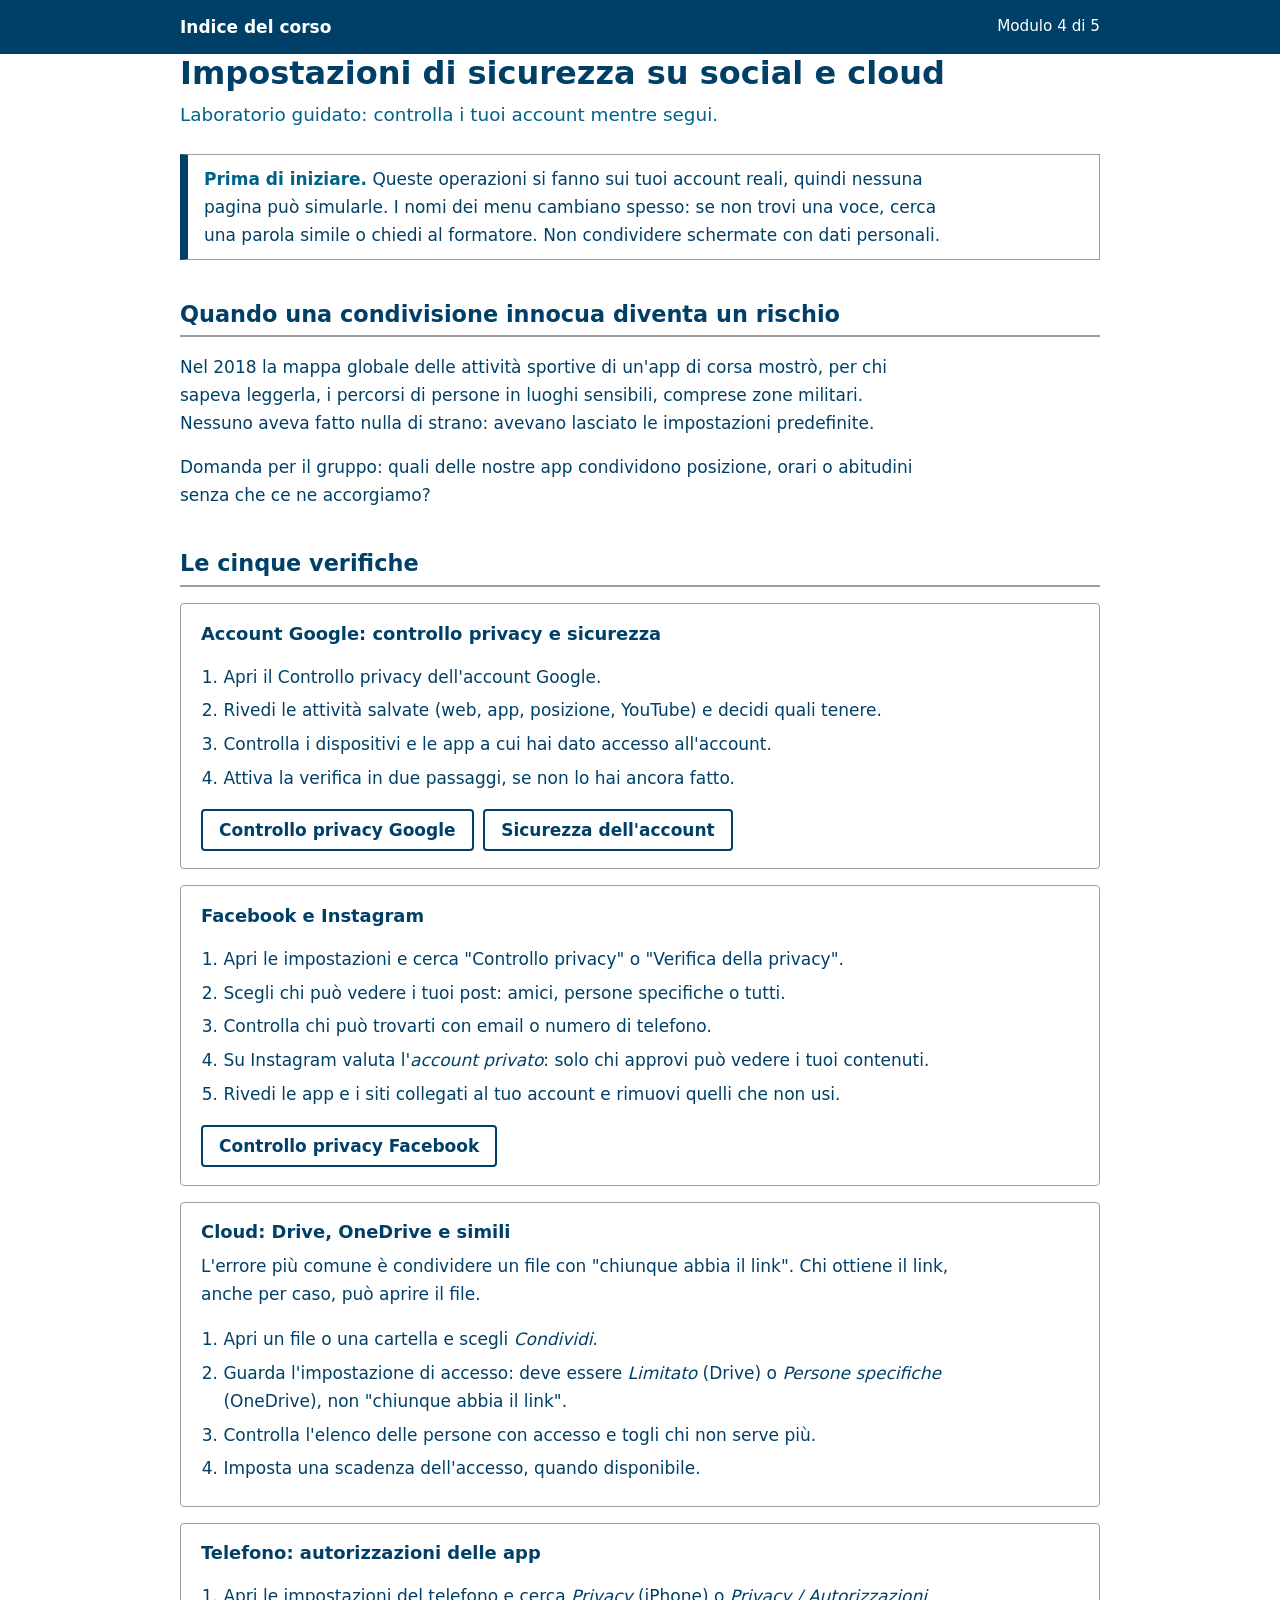
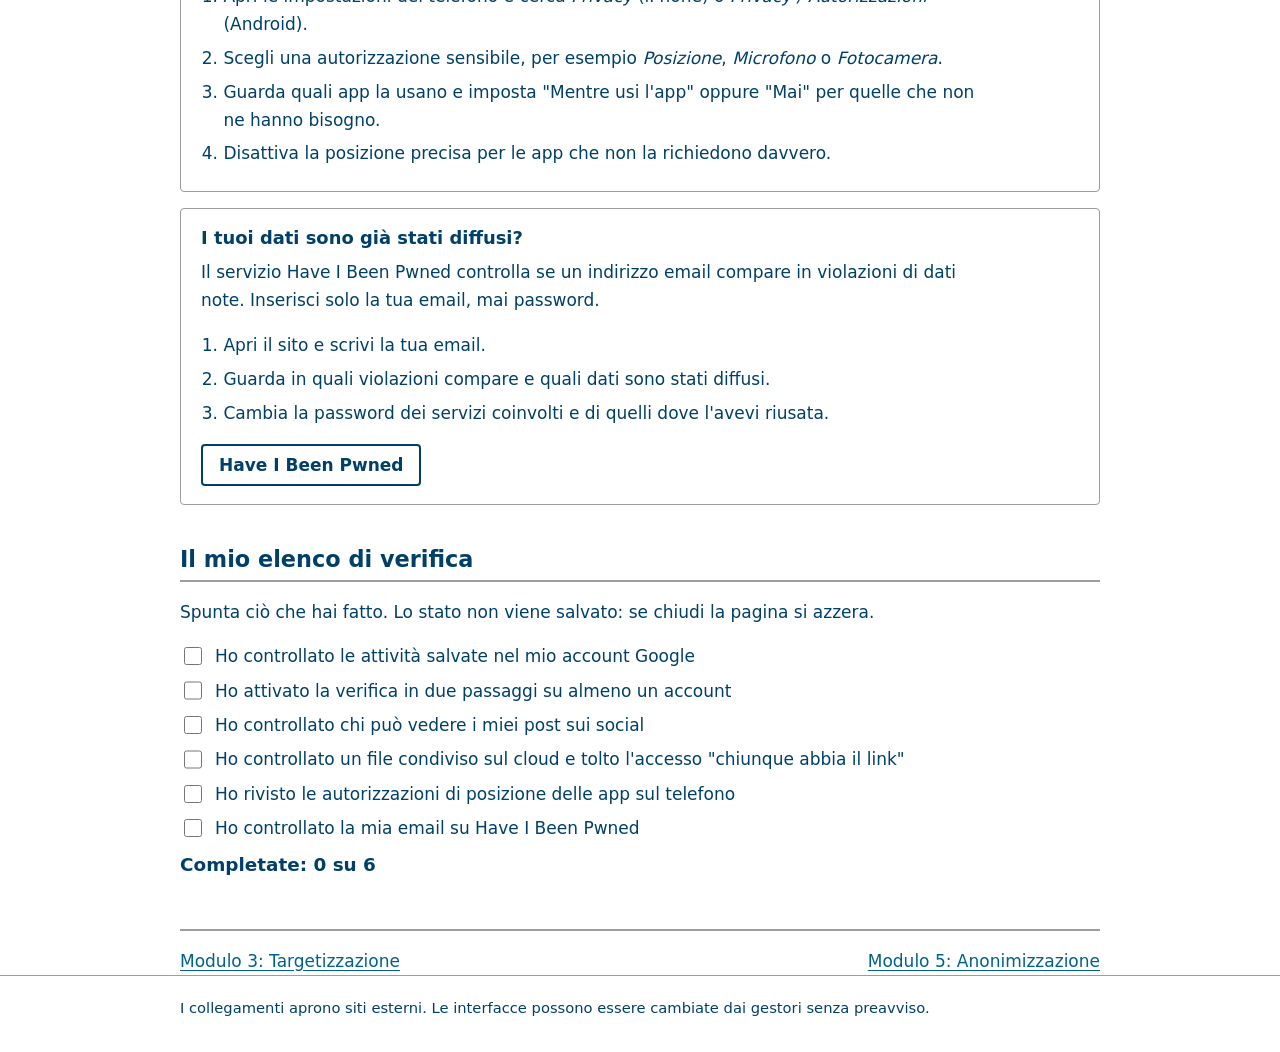
<file: docs/GOLIA/04-impostazioni-social-cloud.html>
<!DOCTYPE html>
<html lang="it">
<head>
<meta charset="utf-8">
<meta name="viewport" content="width=device-width, initial-scale=1">
<title>Impostazioni di sicurezza su social e cloud</title>
<link rel="stylesheet" href="stile.css">
</head>
<body>
<header class="site-header">
  <div class="wrap">
    <a class="corso" href="index.html">Indice del corso</a>
    <span class="posizione">Modulo 4 di 5</span>
  </div>
</header>

<main class="wrap">
  <h1>Impostazioni di sicurezza su social e cloud</h1>
  <p class="sottotitolo">Laboratorio guidato: controlla i tuoi account mentre segui.</p>

  <div class="nota attenzione">
    <p><strong>Prima di iniziare.</strong> Queste operazioni si fanno sui tuoi account reali, quindi nessuna pagina può simularle. I nomi dei menu cambiano spesso: se non trovi una voce, cerca una parola simile o chiedi al formatore. Non condividere schermate con dati personali.</p>
  </div>

  <h2>Quando una condivisione innocua diventa un rischio</h2>
  <p>Nel 2018 la mappa globale delle attività sportive di un'app di corsa mostrò, per chi sapeva leggerla, i percorsi di persone in luoghi sensibili, comprese zone militari. Nessuno aveva fatto nulla di strano: avevano lasciato le impostazioni predefinite.</p>
  <p>Domanda per il gruppo: quali delle nostre app condividono posizione, orari o abitudini senza che ce ne accorgiamo?</p>

  <h2>Le cinque verifiche</h2>
  <div class="pila">

    <section class="card" aria-labelledby="v1">
      <h3 id="v1">Account Google: controllo privacy e sicurezza</h3>
      <ol class="passi">
        <li>Apri il Controllo privacy dell'account Google.</li>
        <li>Rivedi le attività salvate (web, app, posizione, YouTube) e decidi quali tenere.</li>
        <li>Controlla i dispositivi e le app a cui hai dato accesso all'account.</li>
        <li>Attiva la verifica in due passaggi, se non lo hai ancora fatto.</li>
      </ol>
      <div class="azioni">
        <a class="btn secondario" href="https://myaccount.google.com/privacycheckup" target="_blank" rel="noopener">Controllo privacy Google</a>
        <a class="btn secondario" href="https://myaccount.google.com/security" target="_blank" rel="noopener">Sicurezza dell'account</a>
      </div>
    </section>

    <section class="card" aria-labelledby="v2">
      <h3 id="v2">Facebook e Instagram</h3>
      <ol class="passi">
        <li>Apri le impostazioni e cerca "Controllo privacy" o "Verifica della privacy".</li>
        <li>Scegli chi può vedere i tuoi post: amici, persone specifiche o tutti.</li>
        <li>Controlla chi può trovarti con email o numero di telefono.</li>
        <li>Su Instagram valuta l'<em>account privato</em>: solo chi approvi può vedere i tuoi contenuti.</li>
        <li>Rivedi le app e i siti collegati al tuo account e rimuovi quelli che non usi.</li>
      </ol>
      <div class="azioni">
        <a class="btn secondario" href="https://www.facebook.com/privacy/checkup" target="_blank" rel="noopener">Controllo privacy Facebook</a>
      </div>
    </section>

    <section class="card" aria-labelledby="v3">
      <h3 id="v3">Cloud: Drive, OneDrive e simili</h3>
      <p>L'errore più comune è condividere un file con "chiunque abbia il link". Chi ottiene il link, anche per caso, può aprire il file.</p>
      <ol class="passi">
        <li>Apri un file o una cartella e scegli <em>Condividi</em>.</li>
        <li>Guarda l'impostazione di accesso: deve essere <em>Limitato</em> (Drive) o <em>Persone specifiche</em> (OneDrive), non "chiunque abbia il link".</li>
        <li>Controlla l'elenco delle persone con accesso e togli chi non serve più.</li>
        <li>Imposta una scadenza dell'accesso, quando disponibile.</li>
      </ol>
    </section>

    <section class="card" aria-labelledby="v4">
      <h3 id="v4">Telefono: autorizzazioni delle app</h3>
      <ol class="passi">
        <li>Apri le impostazioni del telefono e cerca <em>Privacy</em> (iPhone) o <em>Privacy / Autorizzazioni</em> (Android).</li>
        <li>Scegli una autorizzazione sensibile, per esempio <em>Posizione</em>, <em>Microfono</em> o <em>Fotocamera</em>.</li>
        <li>Guarda quali app la usano e imposta "Mentre usi l'app" oppure "Mai" per quelle che non ne hanno bisogno.</li>
        <li>Disattiva la posizione precisa per le app che non la richiedono davvero.</li>
      </ol>
    </section>

    <section class="card" aria-labelledby="v5">
      <h3 id="v5">I tuoi dati sono già stati diffusi?</h3>
      <p>Il servizio Have I Been Pwned controlla se un indirizzo email compare in violazioni di dati note. Inserisci solo la tua email, mai password.</p>
      <ol class="passi">
        <li>Apri il sito e scrivi la tua email.</li>
        <li>Guarda in quali violazioni compare e quali dati sono stati diffusi.</li>
        <li>Cambia la password dei servizi coinvolti e di quelli dove l'avevi riusata.</li>
      </ol>
      <div class="azioni">
        <a class="btn secondario" href="https://haveibeenpwned.com" target="_blank" rel="noopener">Have I Been Pwned</a>
      </div>
    </section>
  </div>

  <h2>Il mio elenco di verifica</h2>
  <p>Spunta ciò che hai fatto. Lo stato non viene salvato: se chiudi la pagina si azzera.</p>
  <ul class="verifica" id="elenco">
    <li><label><input type="checkbox"> Ho controllato le attività salvate nel mio account Google</label></li>
    <li><label><input type="checkbox"> Ho attivato la verifica in due passaggi su almeno un account</label></li>
    <li><label><input type="checkbox"> Ho controllato chi può vedere i miei post sui social</label></li>
    <li><label><input type="checkbox"> Ho controllato un file condiviso sul cloud e tolto l'accesso "chiunque abbia il link"</label></li>
    <li><label><input type="checkbox"> Ho rivisto le autorizzazioni di posizione delle app sul telefono</label></li>
    <li><label><input type="checkbox"> Ho controllato la mia email su Have I Been Pwned</label></li>
  </ul>
  <p class="punteggio" id="conteggio" aria-live="polite">Completate: 0 su 6</p>

  <nav class="sfoglia" aria-label="Moduli">
    <a href="03-targetizzazione.html">Modulo 3: Targetizzazione</a>
    <a href="05-anonimizzazione.html">Modulo 5: Anonimizzazione</a>
  </nav>
</main>

<footer class="sito"><div class="wrap">I collegamenti aprono siti esterni. Le interfacce possono essere cambiate dai gestori senza preavviso.</div></footer>

<script>
var caselle = document.querySelectorAll('#elenco input');
var conteggio = document.getElementById('conteggio');
function conta() {
  var n = document.querySelectorAll('#elenco input:checked').length;
  conteggio.textContent = 'Completate: ' + n + ' su ' + caselle.length;
}
caselle.forEach(function (c) { c.addEventListener('change', conta); });
</script>
</body>
</html>
</file>
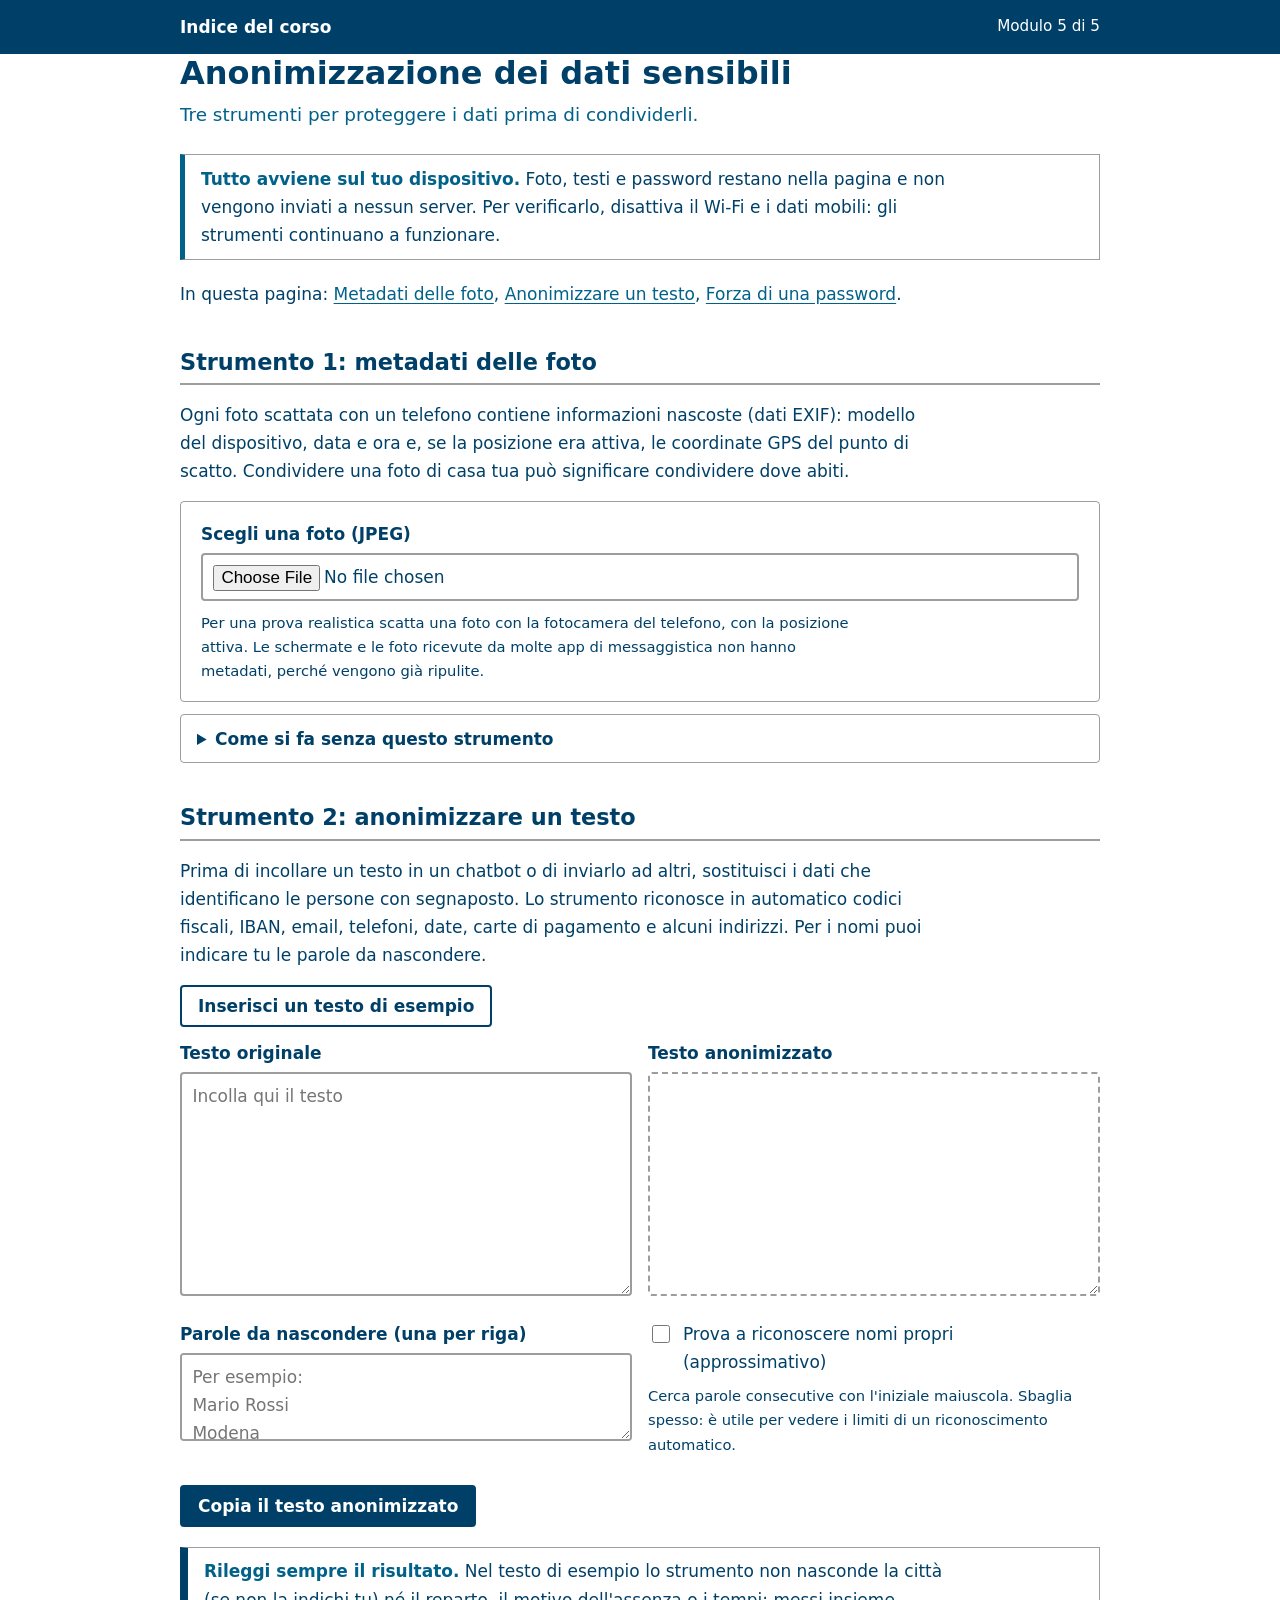
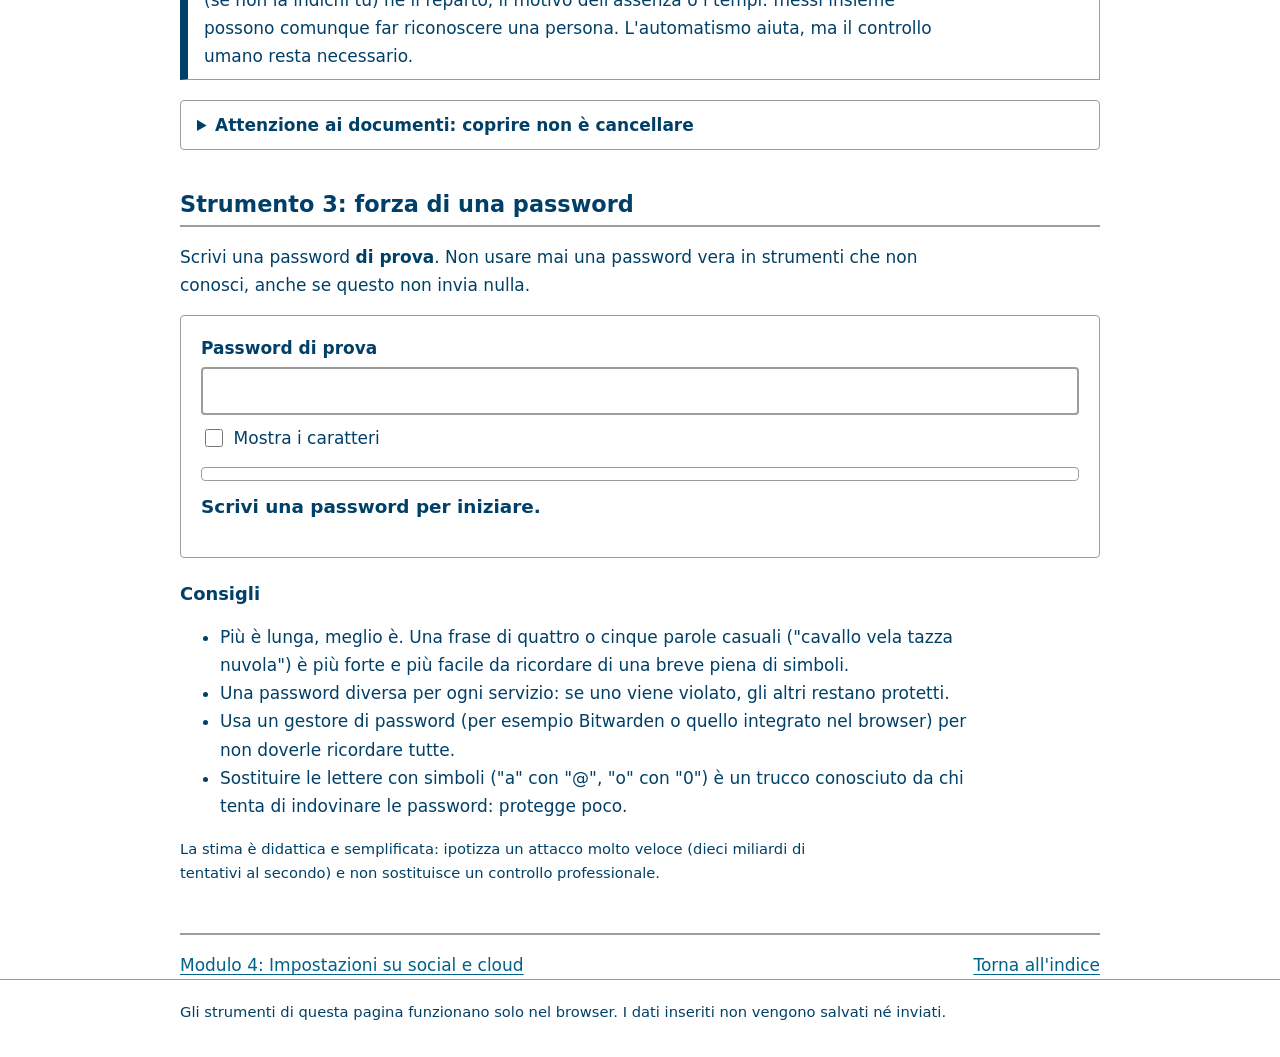
<file: docs/GOLIA/05-anonimizzazione.html>
<!DOCTYPE html>
<html lang="it">
<head>
<meta charset="utf-8">
<meta name="viewport" content="width=device-width, initial-scale=1">
<title>Anonimizzazione dei dati sensibili</title>
<link rel="stylesheet" href="stile.css">
</head>
<body>
<header class="site-header">
  <div class="wrap">
    <a class="corso" href="index.html">Indice del corso</a>
    <span class="posizione">Modulo 5 di 5</span>
  </div>
</header>

<main class="wrap">
  <h1>Anonimizzazione dei dati sensibili</h1>
  <p class="sottotitolo">Tre strumenti per proteggere i dati prima di condividerli.</p>

  <div class="nota">
    <p><strong>Tutto avviene sul tuo dispositivo.</strong> Foto, testi e password restano nella pagina e non vengono inviati a nessun server. Per verificarlo, disattiva il Wi-Fi e i dati mobili: gli strumenti continuano a funzionare.</p>
  </div>

  <p>In questa pagina:
    <a href="#metadati">Metadati delle foto</a>,
    <a href="#testi">Anonimizzare un testo</a>,
    <a href="#password">Forza di una password</a>.
  </p>

  <!-- ===================== METADATI ===================== -->
  <h2 id="metadati">Strumento 1: metadati delle foto</h2>
  <p>Ogni foto scattata con un telefono contiene informazioni nascoste (dati EXIF): modello del dispositivo, data e ora e, se la posizione era attiva, le coordinate GPS del punto di scatto. Condividere una foto di casa tua può significare condividere dove abiti.</p>

  <div class="card">
    <label for="foto">Scegli una foto (JPEG)</label>
    <input type="file" id="foto" accept="image/*">
    <p class="piccolo" style="margin-top:0.6rem">Per una prova realistica scatta una foto con la fotocamera del telefono, con la posizione attiva. Le schermate e le foto ricevute da molte app di messaggistica non hanno metadati, perché vengono già ripulite.</p>
  </div>

  <div id="risFoto" hidden style="margin-top:1.25rem">
    <div class="griglia">
      <div>
        <h3>Anteprima</h3>
        <img id="anteprima" alt="Anteprima della foto selezionata" style="max-width:100%; max-height:16rem; border:1px solid var(--grigio); border-radius:4px;">
      </div>
      <div>
        <h3>Che cosa rivela questa foto</h3>
        <p id="sintesiFoto" class="punteggio"></p>
      </div>
    </div>
    <div class="scorri">
      <table>
        <thead><tr><th>Dato</th><th>Valore</th><th>Cosa può rivelare</th></tr></thead>
        <tbody id="tabFoto"></tbody>
      </table>
    </div>
    <p id="mappa" class="piccolo"></p>

    <h3>Copia senza metadati</h3>
    <p>Lo strumento ricostruisce l'immagine da zero, senza copiare i dati nascosti. La qualità resta molto simile all'originale.</p>
    <div class="azioni" id="azioniPulita"></div>
    <p id="verifica" class="esito giusto" hidden></p>
  </div>

  <details>
    <summary>Come si fa senza questo strumento</summary>
    <ul>
      <li><strong>Windows:</strong> tasto destro sul file, Proprietà, Dettagli, "Rimuovi proprietà e informazioni personali".</li>
      <li><strong>iPhone:</strong> nella schermata di condivisione tocca "Opzioni" e disattiva "Posizione".</li>
      <li><strong>Android:</strong> nelle impostazioni della fotocamera disattiva "Tag di posizione". Per le foto già scattate molte gallerie permettono di rimuovere la posizione dai dettagli.</li>
    </ul>
    <p class="piccolo">I percorsi cambiano con le versioni del sistema operativo.</p>
  </details>

  <!-- ===================== TESTI ===================== -->
  <h2 id="testi">Strumento 2: anonimizzare un testo</h2>
  <p>Prima di incollare un testo in un chatbot o di inviarlo ad altri, sostituisci i dati che identificano le persone con segnaposto. Lo strumento riconosce in automatico codici fiscali, IBAN, email, telefoni, date, carte di pagamento e alcuni indirizzi. Per i nomi puoi indicare tu le parole da nascondere.</p>

  <div class="azioni"><button class="btn secondario" type="button" id="esempio">Inserisci un testo di esempio</button></div>

  <div class="griglia">
    <div>
      <label for="testoIn">Testo originale</label>
      <textarea id="testoIn" style="min-height:14rem" placeholder="Incolla qui il testo"></textarea>
    </div>
    <div>
      <label for="testoOut">Testo anonimizzato</label>
      <textarea id="testoOut" style="min-height:14rem" readonly></textarea>
    </div>
  </div>

  <div class="griglia" style="margin-top:1rem">
    <div>
      <label for="termini">Parole da nascondere (una per riga)</label>
      <textarea id="termini" style="min-height:5.5rem" placeholder="Per esempio:&#10;Mario Rossi&#10;Modena"></textarea>
    </div>
    <div>
      <label style="display:flex; gap:0.6rem; align-items:flex-start; font-weight:400; cursor:pointer;">
        <input type="checkbox" id="euristica" style="width:1.15rem; height:1.15rem; margin-top:0.3rem; accent-color:var(--scuro)">
        <span>Prova a riconoscere nomi propri (approssimativo)</span>
      </label>
      <p class="piccolo" style="margin-top:0.5rem">Cerca parole consecutive con l'iniziale maiuscola. Sbaglia spesso: è utile per vedere i limiti di un riconoscimento automatico.</p>
    </div>
  </div>

  <div class="azioni">
    <button class="btn" type="button" id="copia">Copia il testo anonimizzato</button>
    <span id="copiaEsito" class="piccolo" role="status" style="align-self:center"></span>
  </div>
  <div class="esito giusto" id="riepilogo" aria-live="polite" hidden></div>

  <div class="nota attenzione">
    <p><strong>Rileggi sempre il risultato.</strong> Nel testo di esempio lo strumento non nasconde la città (se non la indichi tu) né il reparto, il motivo dell'assenza o i tempi: messi insieme possono comunque far riconoscere una persona. L'automatismo aiuta, ma il controllo umano resta necessario.</p>
  </div>

  <details>
    <summary>Attenzione ai documenti: coprire non è cancellare</summary>
    <p>In un PDF o in un documento Word, un rettangolo nero disegnato sopra il testo non lo elimina: chi seleziona e copia l'area vede ancora il contenuto sotto. Per oscurare davvero usa la funzione di <em>redazione</em> (per esempio in Adobe Acrobat o in PDF24), poi prova a selezionare e copiare l'area per verificare che il testo non ci sia più.</p>
    <p>Nei file Word controlla anche i metadati: in <em>File, Informazioni, Controllo documento</em> trovi autore, revisioni e commenti nascosti.</p>
  </details>

  <!-- ===================== PASSWORD ===================== -->
  <h2 id="password">Strumento 3: forza di una password</h2>
  <p>Scrivi una password <strong>di prova</strong>. Non usare mai una password vera in strumenti che non conosci, anche se questo non invia nulla.</p>

  <div class="card">
    <label for="pw">Password di prova</label>
    <input type="password" id="pw" autocomplete="off" spellcheck="false">
    <label style="display:flex; gap:0.5rem; align-items:center; font-weight:400; margin-top:0.6rem; cursor:pointer;">
      <input type="checkbox" id="mostra" style="width:1.1rem; height:1.1rem; accent-color:var(--scuro)"> Mostra i caratteri
    </label>
    <div class="misura" style="margin-top:0.9rem" role="progressbar" aria-label="Forza stimata" aria-valuemin="0" aria-valuemax="100" aria-valuenow="0" id="barraWrap"><div id="barra"></div></div>
    <p class="punteggio" id="giudizio" style="margin-top:0.7rem" aria-live="polite">Scrivi una password per iniziare.</p>
    <ul id="dettagli"></ul>
  </div>

  <h3 style="margin-top:1.5rem">Consigli</h3>
  <ul>
    <li>Più è lunga, meglio è. Una frase di quattro o cinque parole casuali ("cavallo vela tazza nuvola") è più forte e più facile da ricordare di una breve piena di simboli.</li>
    <li>Una password diversa per ogni servizio: se uno viene violato, gli altri restano protetti.</li>
    <li>Usa un gestore di password (per esempio Bitwarden o quello integrato nel browser) per non doverle ricordare tutte.</li>
    <li>Sostituire le lettere con simboli ("a" con "@", "o" con "0") è un trucco conosciuto da chi tenta di indovinare le password: protegge poco.</li>
  </ul>
  <p class="piccolo">La stima è didattica e semplificata: ipotizza un attacco molto veloce (dieci miliardi di tentativi al secondo) e non sostituisce un controllo professionale.</p>

  <nav class="sfoglia" aria-label="Moduli">
    <a href="04-impostazioni-social-cloud.html">Modulo 4: Impostazioni su social e cloud</a>
    <a href="index.html">Torna all'indice</a>
  </nav>
</main>

<footer class="sito"><div class="wrap">Gli strumenti di questa pagina funzionano solo nel browser. I dati inseriti non vengono salvati né inviati.</div></footer>

<script>
/* ============ 1. METADATI ============ */
var TIPI = { 1: 1, 2: 1, 3: 2, 4: 4, 5: 8, 7: 1, 9: 4, 10: 8 };

function leggiTiff(v, ini) {
  var le = v.getUint16(ini) === 0x4949;
  function u16(o) { return v.getUint16(o, le); }
  function u32(o) { return v.getUint32(o, le); }
  function valore(e) {
    var tipo = u16(e + 2), n = u32(e + 4), dim = (TIPI[tipo] || 1) * n;
    var p = dim > 4 ? ini + u32(e + 8) : e + 8;
    if (p + dim > v.byteLength || n > 5000) return null;
    var i, out = [];
    if (tipo === 2) {
      var s = '';
      for (i = 0; i < n; i++) { var c = v.getUint8(p + i); if (c === 0) break; s += String.fromCharCode(c); }
      return s.trim();
    }
    for (i = 0; i < n; i++) {
      if (tipo === 3) out.push(u16(p + i * 2));
      else if (tipo === 4 || tipo === 9) out.push(u32(p + i * 4));
      else if (tipo === 5 || tipo === 10) { var a = u32(p + i * 8), b = u32(p + i * 8 + 4); out.push(b ? a / b : 0); }
      else if (tipo === 1 || tipo === 7) out.push(v.getUint8(p + i));
      else return null;
    }
    return out.length === 1 ? out[0] : out;
  }
  function ifd(o) {
    var res = {};
    if (!o || ini + o + 2 > v.byteLength) return res;
    var n = u16(ini + o);
    for (var i = 0; i < n; i++) {
      var e = ini + o + 2 + i * 12;
      if (e + 12 > v.byteLength) break;
      res[u16(e)] = valore(e);
    }
    return res;
  }
  var i0 = ifd(u32(ini + 4));
  var ex = i0[0x8769] != null ? ifd(i0[0x8769]) : {};
  var gps = i0[0x8825] != null ? ifd(i0[0x8825]) : {};
  return { i0: i0, ex: ex, gps: gps };
}

function leggiExif(buf) {
  try {
    var v = new DataView(buf);
    if (v.byteLength < 4 || v.getUint16(0) !== 0xFFD8) return { jpeg: false };
    var off = 2;
    while (off + 4 <= v.byteLength) {
      var marker = v.getUint16(off); off += 2;
      if (marker === 0xFFDA || (marker & 0xFF00) !== 0xFF00) break;
      var len = v.getUint16(off);
      if (marker === 0xFFE1 && v.getUint32(off + 2) === 0x45786966) {
        return { jpeg: true, dati: leggiTiff(v, off + 8) };
      }
      off += len;
    }
    return { jpeg: true, dati: null };
  } catch (e) {
    return { jpeg: true, dati: null };
  }
}

function gradi(arr, rif) {
  if (!arr || arr.length !== 3) return null;
  var d = arr[0] + arr[1] / 60 + arr[2] / 3600;
  return (rif === 'S' || rif === 'W') ? -d : d;
}

function dataIt(s) {
  return s ? s.replace(/^(\d{4}):(\d{2}):(\d{2})/, '$3/$2/$1') : s;
}

function riga(tbody, a, b, c) {
  var tr = document.createElement('tr');
  [a, b, c].forEach(function (t) {
    var td = document.createElement('td');
    td.textContent = t;
    tr.appendChild(td);
  });
  tbody.appendChild(tr);
}

function estrai(dati) {
  var r = { righe: [], gps: null };
  if (!dati) return r;
  var i0 = dati.i0, ex = dati.ex, gps = dati.gps;
  var disp = [i0[0x010F], i0[0x0110]].filter(Boolean).join(' ');
  if (disp) r.righe.push(['Dispositivo', disp, 'Che telefono o fotocamera usi']);
  var data = ex[0x9003] || i0[0x0132];
  if (data) r.righe.push(['Data e ora dello scatto', dataIt(data), 'Quando eri lì, e le tue abitudini']);
  if (i0[0x0131]) r.righe.push(['Programma usato', i0[0x0131], 'Software o versione del sistema']);
  var lat = gradi(gps[2], gps[1]), lon = gradi(gps[4], gps[3]);
  if (lat !== null && lon !== null) {
    r.gps = { lat: lat, lon: lon };
    r.righe.push(['Posizione GPS', lat.toFixed(5) + ', ' + lon.toFixed(5), 'Il luogo esatto dello scatto: casa, lavoro, scuola']);
  }
  return r;
}

function pulisciFoto(file) {
  return new Promise(function (res, rej) {
    var url = URL.createObjectURL(file);
    var img = new Image();
    img.onload = function () {
      var c = document.createElement('canvas');
      c.width = img.naturalWidth; c.height = img.naturalHeight;
      c.getContext('2d').drawImage(img, 0, 0);
      c.toBlob(function (b) { URL.revokeObjectURL(url); b ? res(b) : rej(new Error('vuoto')); }, 'image/jpeg', 0.92);
    };
    img.onerror = function () { URL.revokeObjectURL(url); rej(new Error('lettura')); };
    img.src = url;
  });
}

var inFoto = document.getElementById('foto');
var linkPulita = null;

inFoto.addEventListener('change', function () {
  var f = inFoto.files[0];
  if (!f) return;
  var box = document.getElementById('risFoto');
  var tab = document.getElementById('tabFoto');
  var sintesi = document.getElementById('sintesiFoto');
  var mappa = document.getElementById('mappa');
  var azioni = document.getElementById('azioniPulita');
  var verifica = document.getElementById('verifica');
  tab.innerHTML = ''; azioni.innerHTML = ''; mappa.textContent = ''; verifica.hidden = true;
  box.hidden = false;
  if (linkPulita) { URL.revokeObjectURL(linkPulita); linkPulita = null; }
  document.getElementById('anteprima').src = URL.createObjectURL(f);

  f.arrayBuffer().then(function (buf) {
    var r = leggiExif(buf);
    var e = estrai(r.dati);
    if (!r.jpeg) {
      sintesi.textContent = 'Questo file non è un JPEG: lo strumento non legge i suoi metadati.';
      riga(tab, 'Nessun dato letto', 'Formato diverso da JPEG', 'Le foto HEIC vanno condivise come JPEG. Le schermate e molti PNG non hanno questi dati.');
    } else if (!e.righe.length) {
      sintesi.textContent = 'Nessun metadato rilevante trovato.';
      riga(tab, 'Nessun dato letto', 'Immagine senza metadati', 'La foto è già pulita, oppure è stata ripulita da un\u2019app di messaggistica.');
    } else {
      sintesi.textContent = e.gps ? 'Questa foto rivela dove è stata scattata.' : 'Questa foto contiene dati sul dispositivo e sulla data.';
      e.righe.forEach(function (x) { riga(tab, x[0], x[1], x[2]); });
    }
    if (e.gps) {
      var la = e.gps.lat.toFixed(5), lo = e.gps.lon.toFixed(5);
      mappa.innerHTML = '';
      var a = document.createElement('a');
      a.href = 'https://www.openstreetmap.org/?mlat=' + la + '&mlon=' + lo + '#map=17/' + la + '/' + lo;
      a.target = '_blank'; a.rel = 'noopener';
      a.textContent = 'Guarda il punto su una mappa';
      mappa.appendChild(a);
      mappa.appendChild(document.createTextNode(' (apre il sito OpenStreetMap: per farlo la pagina invia le coordinate a quel sito).'));
    }
    return pulisciFoto(f);
  }).then(function (blob) {
    linkPulita = URL.createObjectURL(blob);
    var a = document.createElement('a');
    a.className = 'btn';
    a.href = linkPulita;
    a.download = 'foto-senza-metadati.jpg';
    a.textContent = 'Scarica la foto senza metadati';
    azioni.appendChild(a);
    return blob.arrayBuffer();
  }).then(function (buf) {
    var r = leggiExif(buf);
    var e = estrai(r.dati);
    verifica.hidden = false;
    var s = document.createElement('strong');
    s.textContent = 'Controllo sulla copia pulita';
    verifica.innerHTML = '';
    verifica.appendChild(s);
    verifica.appendChild(document.createTextNode(e.righe.length
      ? 'Sono ancora presenti alcuni dati: non condividere questa copia.'
      : 'Nessun dato su dispositivo, data o posizione. Puoi condividerla.'));
  }).catch(function () {
    azioni.textContent = 'Non è stato possibile leggere questo file come immagine. Prova con un file JPEG.';
  });
});

/* ============ 2. ANONIMIZZATORE ============ */
var REGOLE = [
  ['IBAN', /\b[A-Z]{2}\d{2}(?: ?[A-Z0-9]{4}){4,7}(?: ?[A-Z0-9]{1,3})?\b/gi],
  ['CODICE FISCALE', /\b[A-Z]{6}\d{2}[A-EHLMPR-T]\d{2}[A-Z]\d{3}[A-Z]\b/gi],
  ['EMAIL', /[\w.+-]+@[\w-]+(?:\.[\w-]+)+/g],
  ['CARTA', /\b(?:\d{4}[ -]){3}\d{4}\b/g],
  ['DATA', /\b\d{1,2}[\/.-]\d{1,2}[\/.-](?:\d{4}|\d{2})\b/g],
  ['PARTITA IVA', /\b(?:p\.?\s?iva|partita\s+iva)[:\s]*\d{11}\b/gi],
  ['TELEFONO', /(?:\+39[\s.]?)?\b3\d{2}[\s.-]?\d{6,7}\b|(?:\+39[\s.]?)?\b0\d{1,3}[\s.-]?\d{5,8}\b/g],
  ['INDIRIZZO', /\b(?:[Vv]ia|[Vv]iale|[Pp]iazza|[Cc]orso|[Ll]argo|[Vv]icolo)\s+\p{Lu}[\p{L}'\u2019. ]{1,40}?,?\s*(?:n\.\s*)?\d{1,4}\b/gu]
];
var NOMI = /\b\p{Lu}\p{Ll}+(?:\s+\p{Lu}\p{Ll}+)+/gu;

var tIn = document.getElementById('testoIn');
var tOut = document.getElementById('testoOut');
var tTerm = document.getElementById('termini');
var tEur = document.getElementById('euristica');
var riepilogo = document.getElementById('riepilogo');

function esc(s) { return s.replace(/[.*+?^${}()|[\]\\]/g, '\\$&'); }

function anonimizza() {
  var t = tIn.value;
  var conteggi = {};
  function conta(k) { conteggi[k] = (conteggi[k] || 0) + 1; }

  tTerm.value.split('\n').map(function (x) { return x.trim(); }).filter(Boolean).forEach(function (term, i) {
    t = t.replace(new RegExp(esc(term), 'gi'), function () { conta('parole indicate da te'); return '[NOME ' + (i + 1) + ']'; });
  });
  REGOLE.forEach(function (r) {
    t = t.replace(r[1], function () { conta(r[0].toLowerCase()); return '[' + r[0] + ']'; });
  });
  if (tEur.checked) {
    t = t.replace(NOMI, function () { conta('possibili nomi propri'); return '[NOME?]'; });
  }
  tOut.value = t;

  var chiavi = Object.keys(conteggi);
  if (!tIn.value) { riepilogo.hidden = true; return; }
  riepilogo.hidden = false;
  riepilogo.innerHTML = '';
  var s = document.createElement('strong');
  s.textContent = chiavi.length ? 'Elementi sostituiti' : 'Nessun elemento riconosciuto';
  riepilogo.appendChild(s);
  riepilogo.appendChild(document.createTextNode(chiavi.map(function (k) { return conteggi[k] + ' \u00d7 ' + k; }).join(', ')));
}

[tIn, tTerm].forEach(function (el) { el.addEventListener('input', anonimizza); });
tEur.addEventListener('change', anonimizza);

document.getElementById('esempio').addEventListener('click', function () {
  tIn.value = 'Gentile Mario Rossi, nato il 10/12/1985, codice fiscale RSSMRA85T10A562S, residente in Via Garibaldi 12, Modena. ' +
    'Può contattarmi al 333 1234567 o a mario.rossi@example.com. ' +
    'Il rimborso va accreditato su IT60X0542811101000000123456. ' +
    'La collega Lucia Bianchi, del reparto contabilità, è in malattia da due mesi per un intervento al ginocchio.';
  anonimizza();
});

document.getElementById('copia').addEventListener('click', function () {
  var esito = document.getElementById('copiaEsito');
  function fatto(ok) { esito.textContent = ok ? 'Testo copiato.' : 'Copia non riuscita: seleziona il testo e copialo a mano.'; }
  if (!tOut.value) { esito.textContent = 'Non c\u2019è ancora nessun testo da copiare.'; return; }
  if (navigator.clipboard && navigator.clipboard.writeText) {
    navigator.clipboard.writeText(tOut.value).then(function () { fatto(true); }, function () { fatto(false); });
  } else {
    tOut.select();
    try { fatto(document.execCommand('copy')); } catch (e) { fatto(false); }
  }
});

/* ============ 3. PASSWORD ============ */
var COMUNI = ['password', 'qwerty', 'admin', 'login', 'welcome', 'ciao', 'ciaociao', 'juventus', 'inter', 'milan',
  'napoli', 'roma', 'amore', 'italia', 'letmein', 'iloveyou', 'monkey', 'dragon', 'master', 'abc', 'azerty', 'football'];
var SEQUENZE = ['123', '234', '345', '456', '567', '678', '789', '890', 'abc', 'qwe', 'asd', 'zxc'];

function normalizza(s) {
  return s.toLowerCase().replace(/@/g, 'a').replace(/0/g, 'o').replace(/[1!|]/g, 'i')
    .replace(/3/g, 'e').replace(/\$/g, 's').replace(/5/g, 's').replace(/4/g, 'a').replace(/7/g, 't');
}

function analizza(p) {
  var pool = 0;
  if (/[a-z]/.test(p)) pool += 26;
  if (/[A-Z]/.test(p)) pool += 26;
  if (/\d/.test(p)) pool += 10;
  if (/[^A-Za-z0-9]/.test(p)) pool += 33;
  var bits = p.length * Math.log(pool || 1) / Math.LN2;
  var note = [];

  var parole = p.toLowerCase().split(/[^a-z\u00e0-\u00f9]+/).filter(Boolean);
  var soloParole = /^[a-z\u00e0-\u00f9]+(?:[\s\-_.,][a-z\u00e0-\u00f9]+)+$/.test(p);
  if (soloParole && parole.length >= 2) {
    bits = Math.min(bits, parole.length * 13 + (parole.length - 1) * 3);
    note.push('Sembra una frase di ' + parole.length + ' parole: la forza dipende da quanto le parole sono casuali.');
  }

  var penalita = 0;
  SEQUENZE.forEach(function (s) { if (p.toLowerCase().indexOf(s) >= 0) penalita += 8; });
  if (/(?:19|20)\d{2}/.test(p)) penalita += 8;
  if (/^(.)\1+$/.test(p)) penalita += 40;
  if (penalita) { bits = Math.max(0, bits - Math.min(penalita, 24)); note.push('Contiene sequenze o anni facili da indovinare.'); }

  var b = normalizza(p).replace(/[^a-z]/g, '');
  var comune = COMUNI.some(function (w) { return b.indexOf(w) >= 0; });
  if (comune) {
    bits = Math.min(bits, 20);
    note.push('Contiene una parola molto comune, anche con lettere sostituite da simboli o numeri. Chi prova a indovinare le password ci arriva subito.');
  }
  if (p.length < 12) note.push('Ha meno di 12 caratteri.');
  return { bits: bits, note: note };
}

function tempo(bits) {
  var sec = Math.pow(2, Math.max(bits - 1, 0)) / 1e10;
  if (sec < 1) return 'meno di un secondo';
  if (sec < 60) return Math.round(sec) + ' secondi';
  if (sec < 3600) return Math.round(sec / 60) + ' minuti';
  if (sec < 86400) return Math.round(sec / 3600) + ' ore';
  if (sec < 31557600) return Math.round(sec / 86400) + ' giorni';
  var anni = sec / 31557600;
  if (anni < 1000) return Math.round(anni) + ' anni';
  if (anni < 1e6) return 'migliaia di anni';
  if (anni < 1e9) return 'milioni di anni';
  return 'miliardi di anni o più';
}

function etichetta(bits) {
  if (bits < 28) return 'Molto debole';
  if (bits < 36) return 'Debole';
  if (bits < 60) return 'Discreta';
  if (bits < 80) return 'Buona';
  return 'Ottima';
}

var pw = document.getElementById('pw');
pw.addEventListener('input', function () {
  var p = pw.value;
  var barra = document.getElementById('barra');
  var wrap = document.getElementById('barraWrap');
  var g = document.getElementById('giudizio');
  var ul = document.getElementById('dettagli');
  ul.innerHTML = '';
  if (!p) { barra.style.width = '0'; wrap.setAttribute('aria-valuenow', '0'); g.textContent = 'Scrivi una password per iniziare.'; return; }
  var r = analizza(p);
  var perc = Math.min(100, Math.round(r.bits));
  barra.style.width = perc + '%';
  wrap.setAttribute('aria-valuenow', String(perc));
  g.textContent = etichetta(r.bits) + '. Tempo stimato per scoprirla: ' + tempo(r.bits) + '.';
  var voci = ['Lunghezza: ' + p.length + ' caratteri.'].concat(r.note);
  voci.forEach(function (t) { var li = document.createElement('li'); li.textContent = t; ul.appendChild(li); });
});
document.getElementById('mostra').addEventListener('change', function (ev) {
  pw.type = ev.target.checked ? 'text' : 'password';
});
</script>
</body>
</html>
</file>
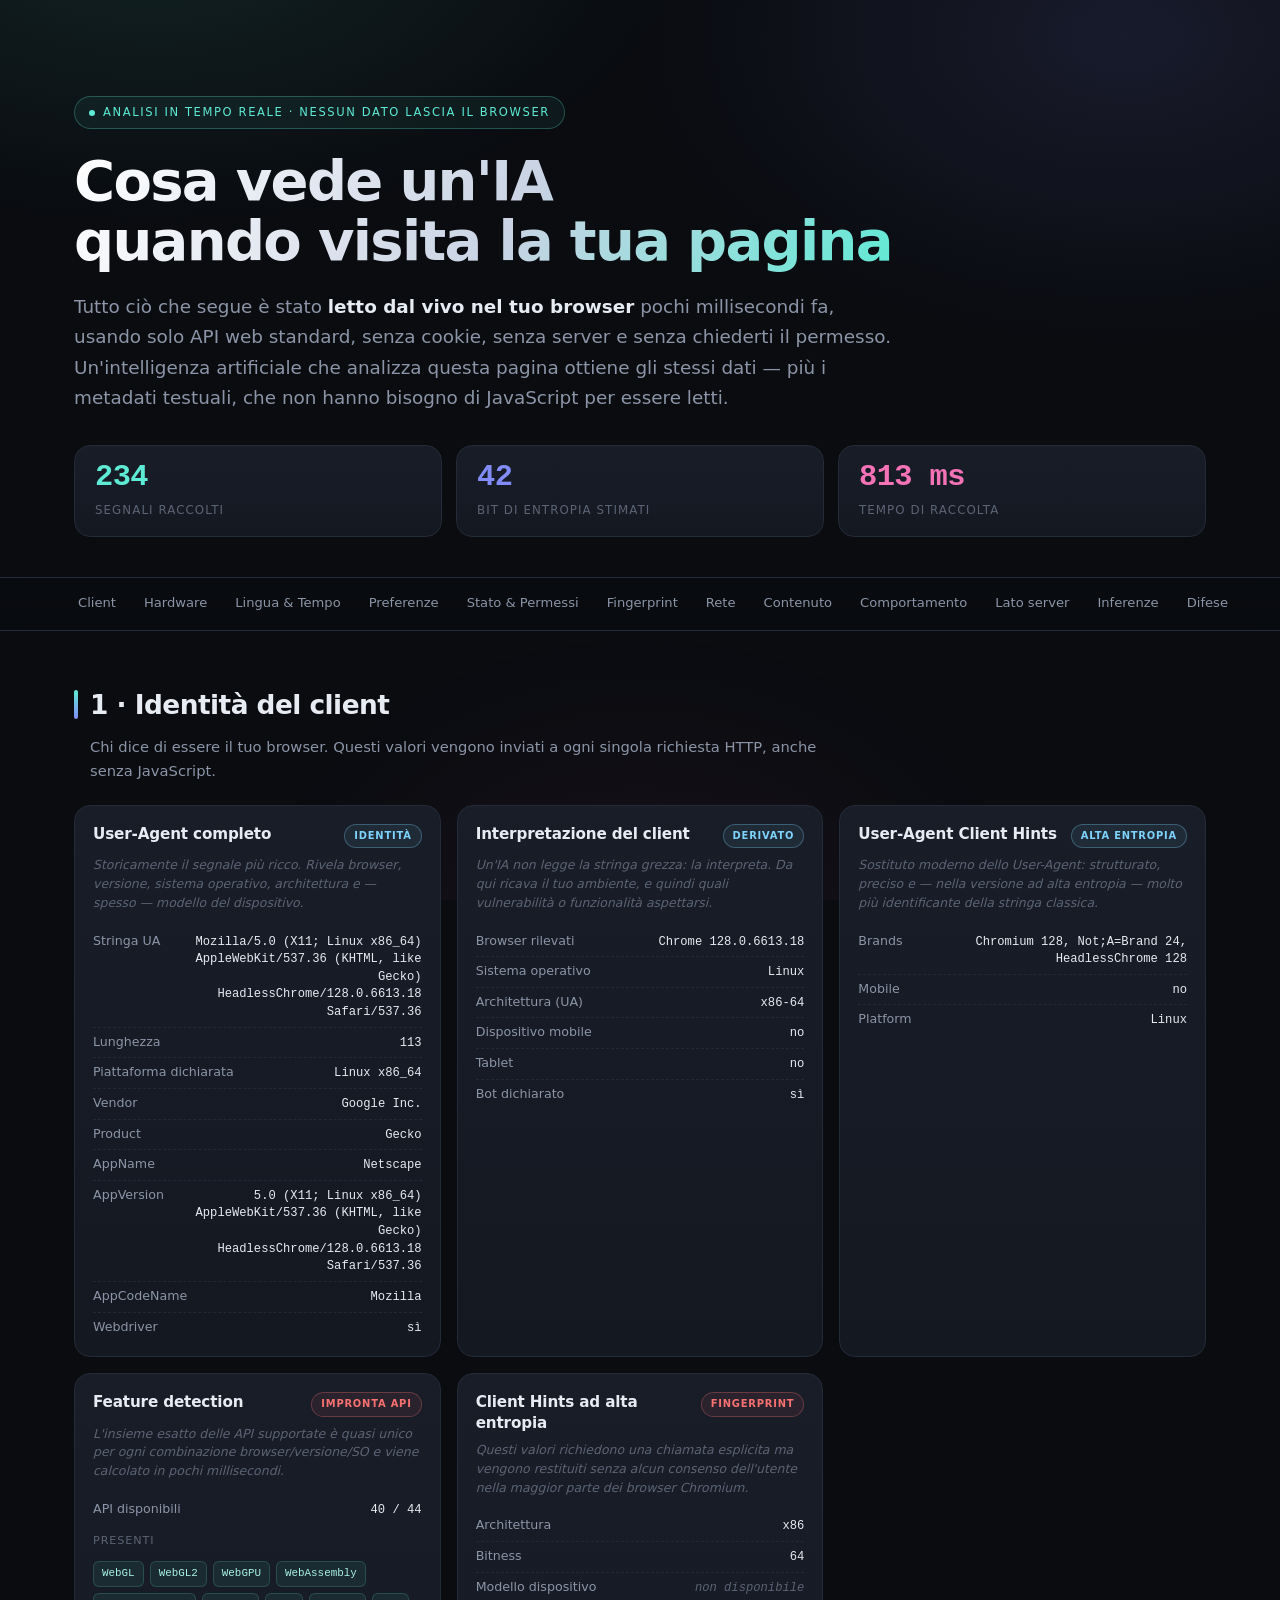
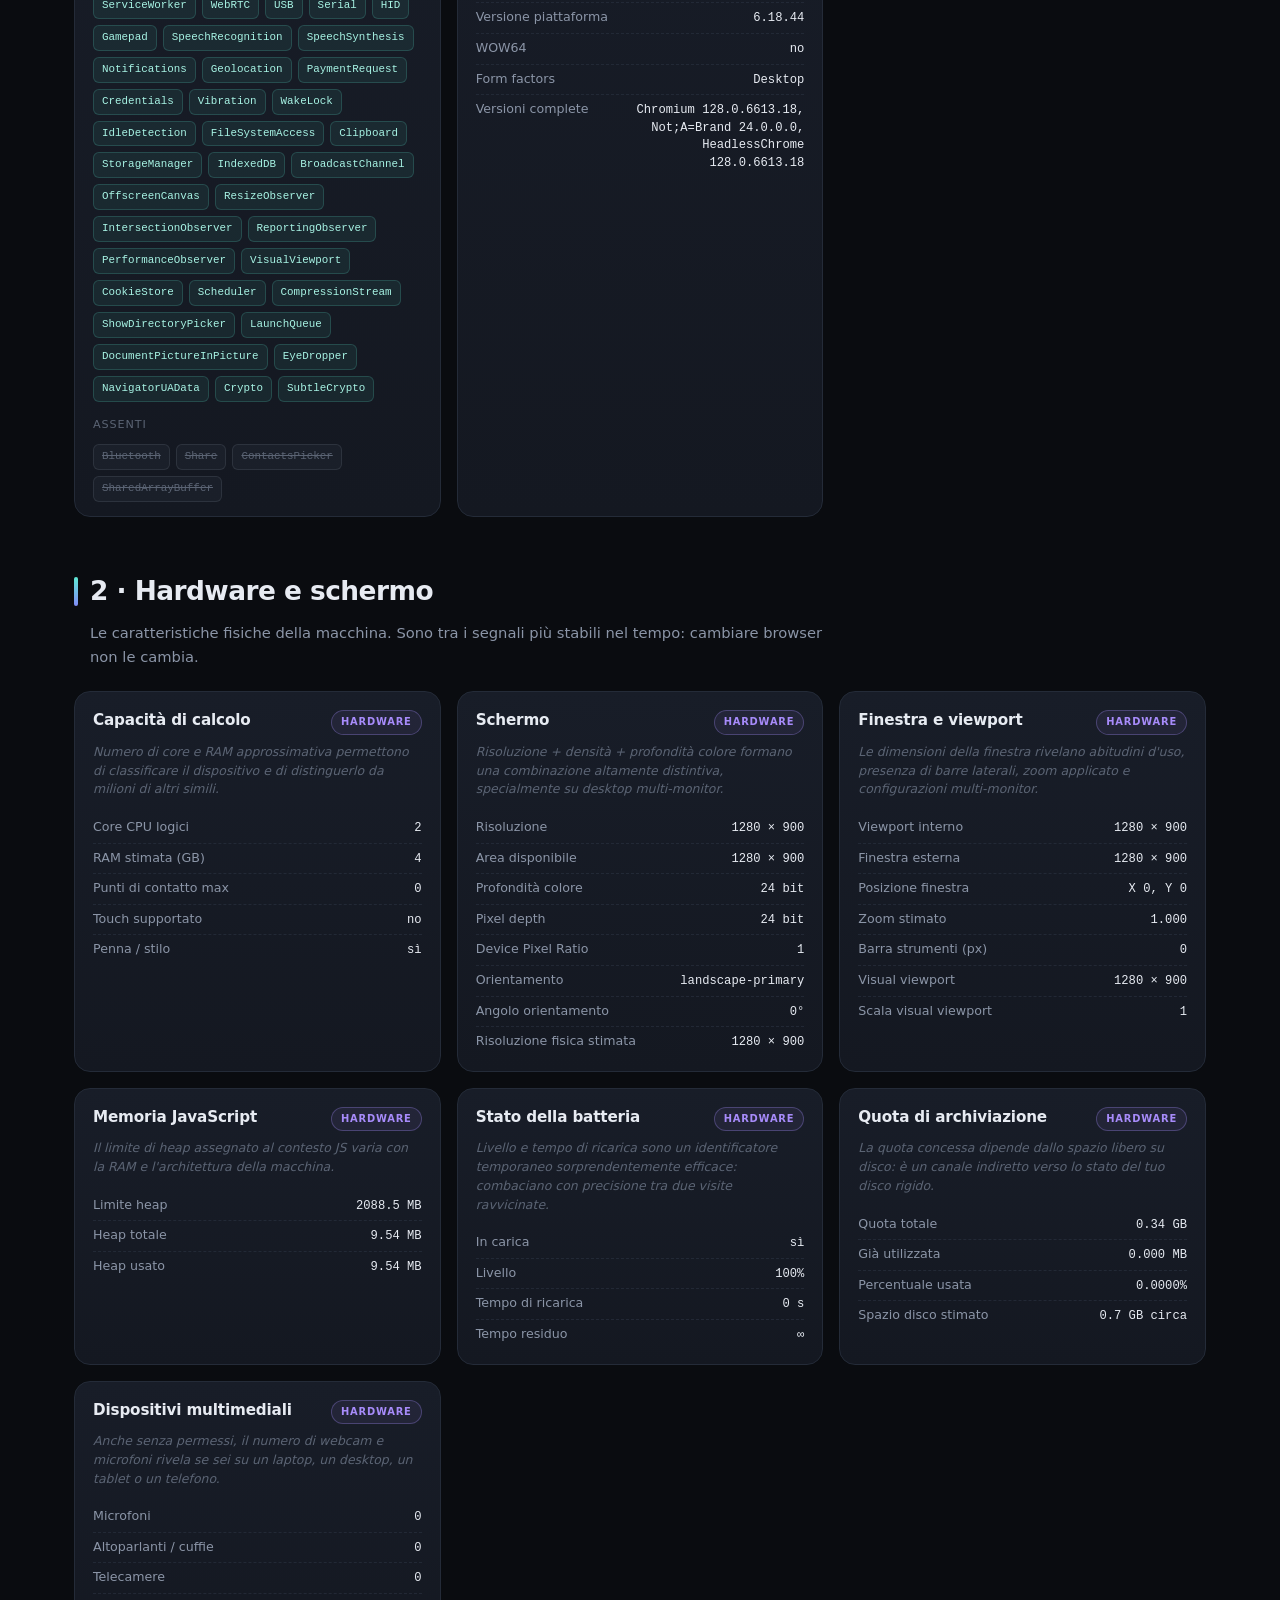
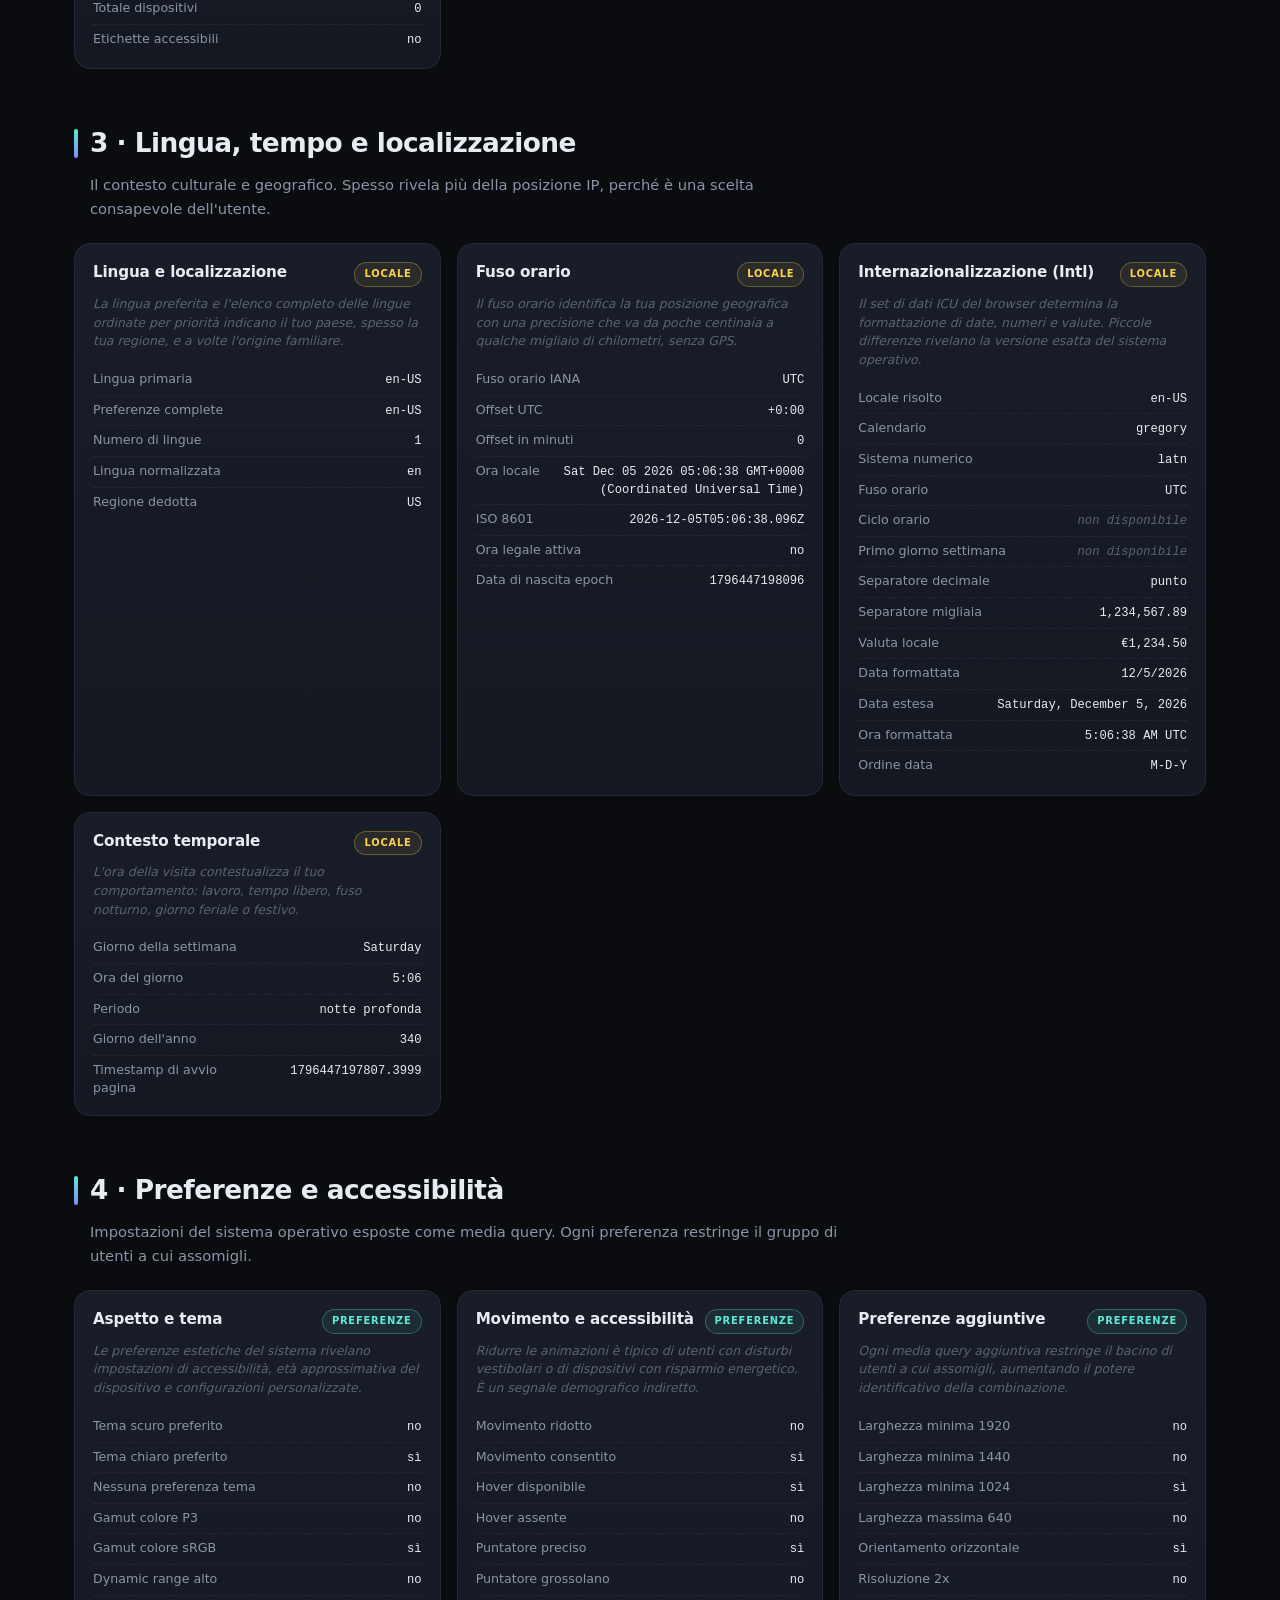
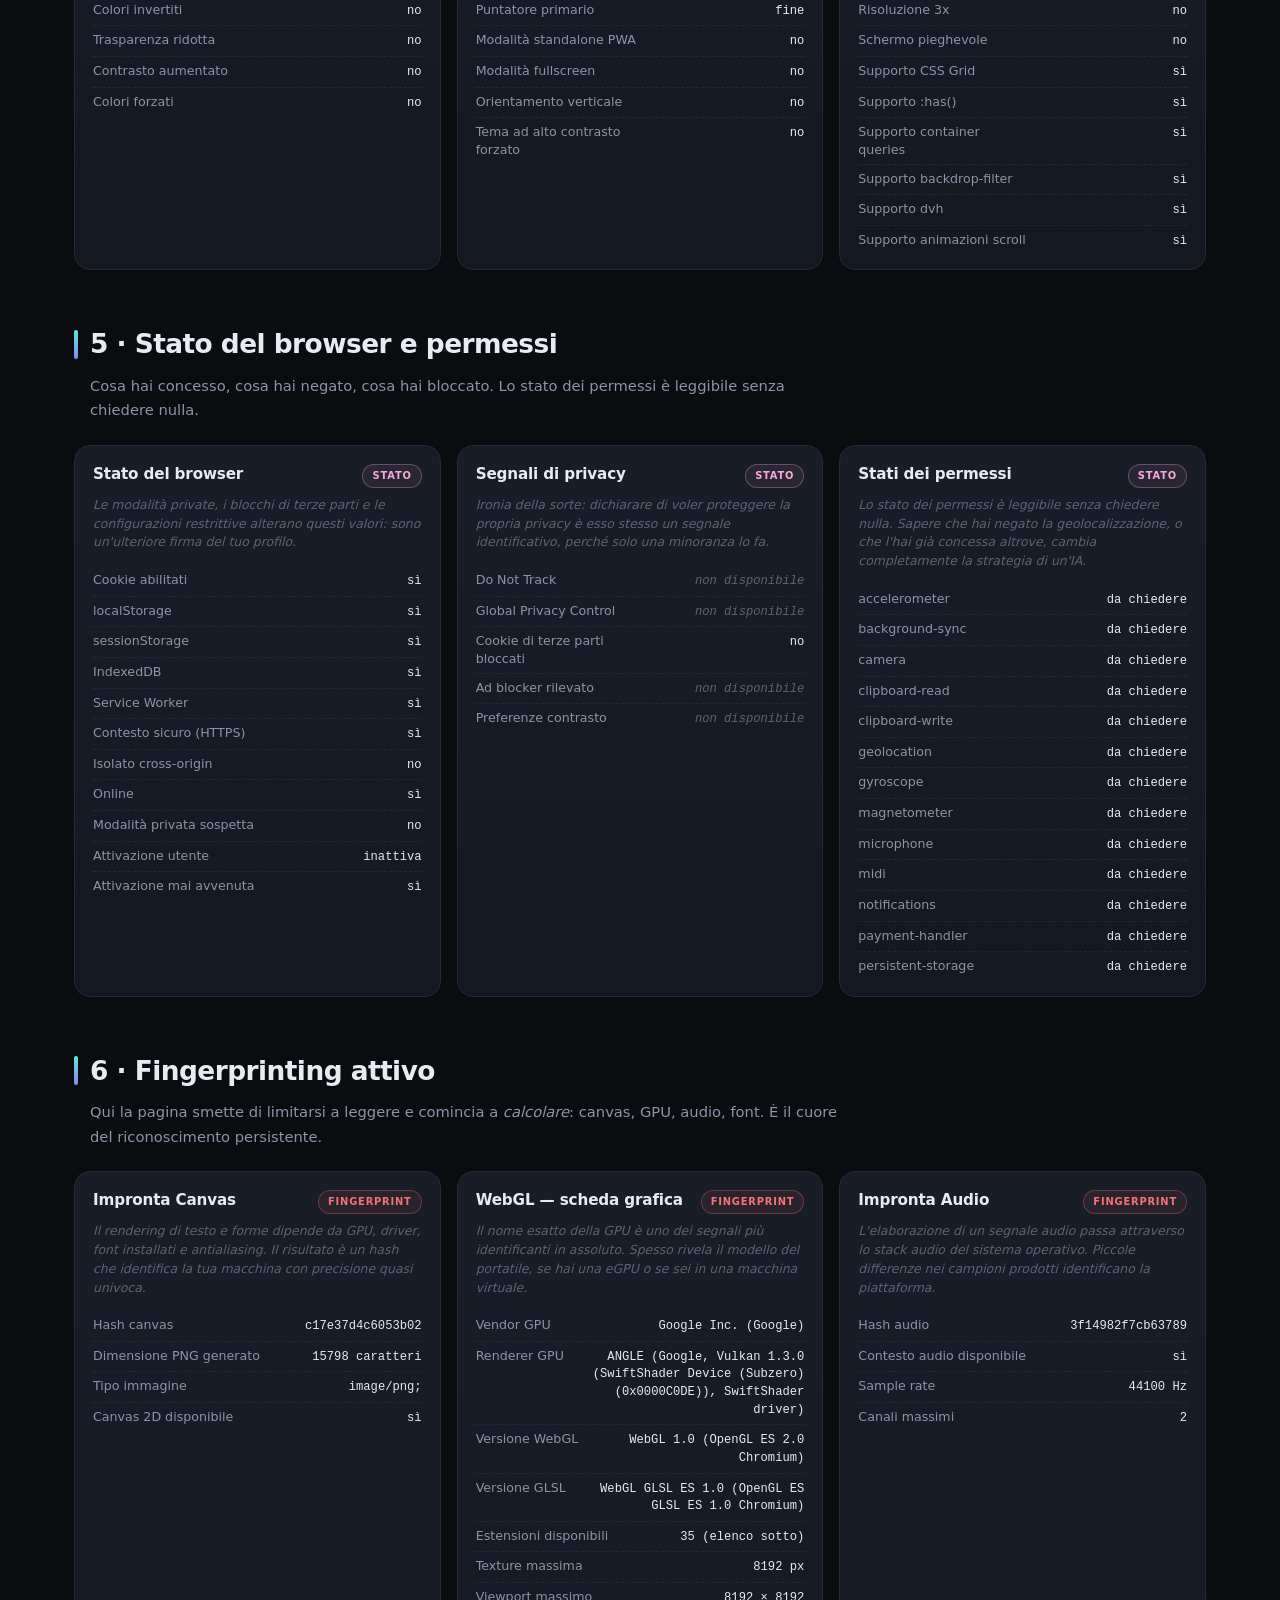
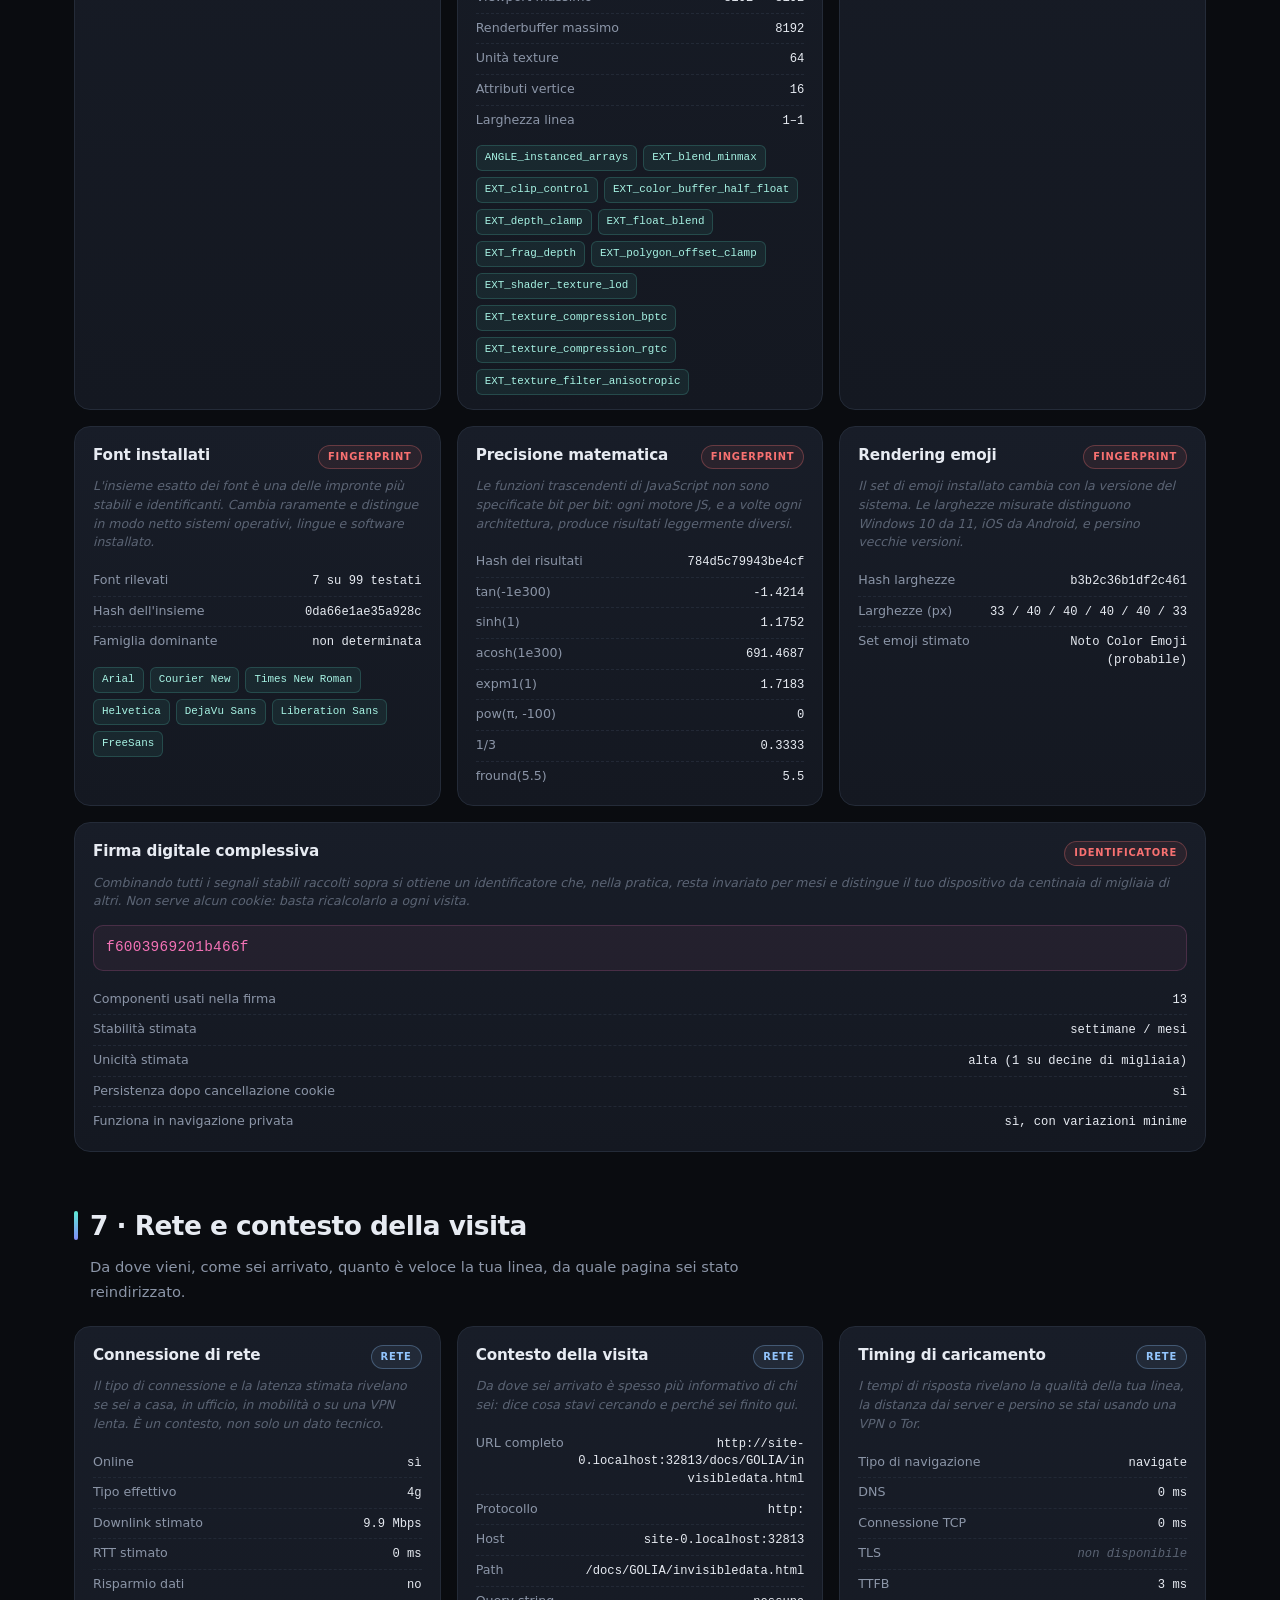
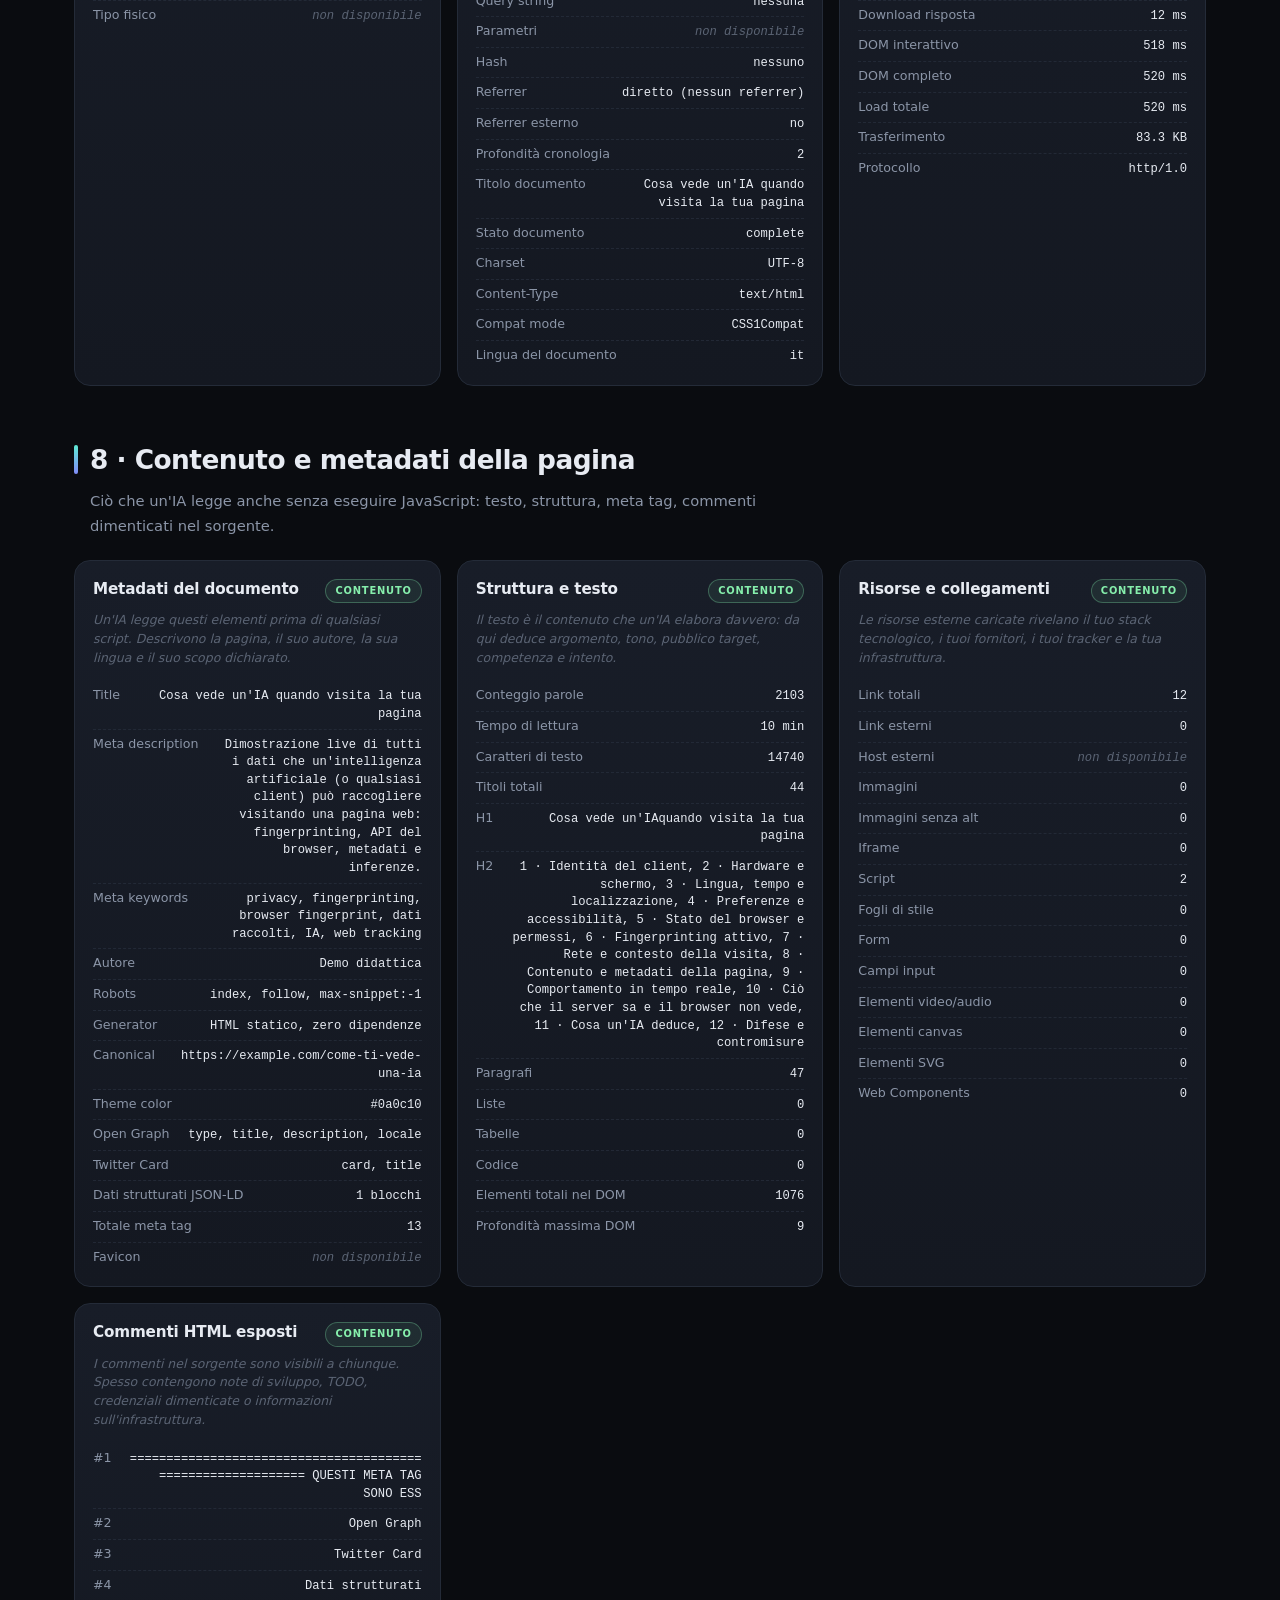
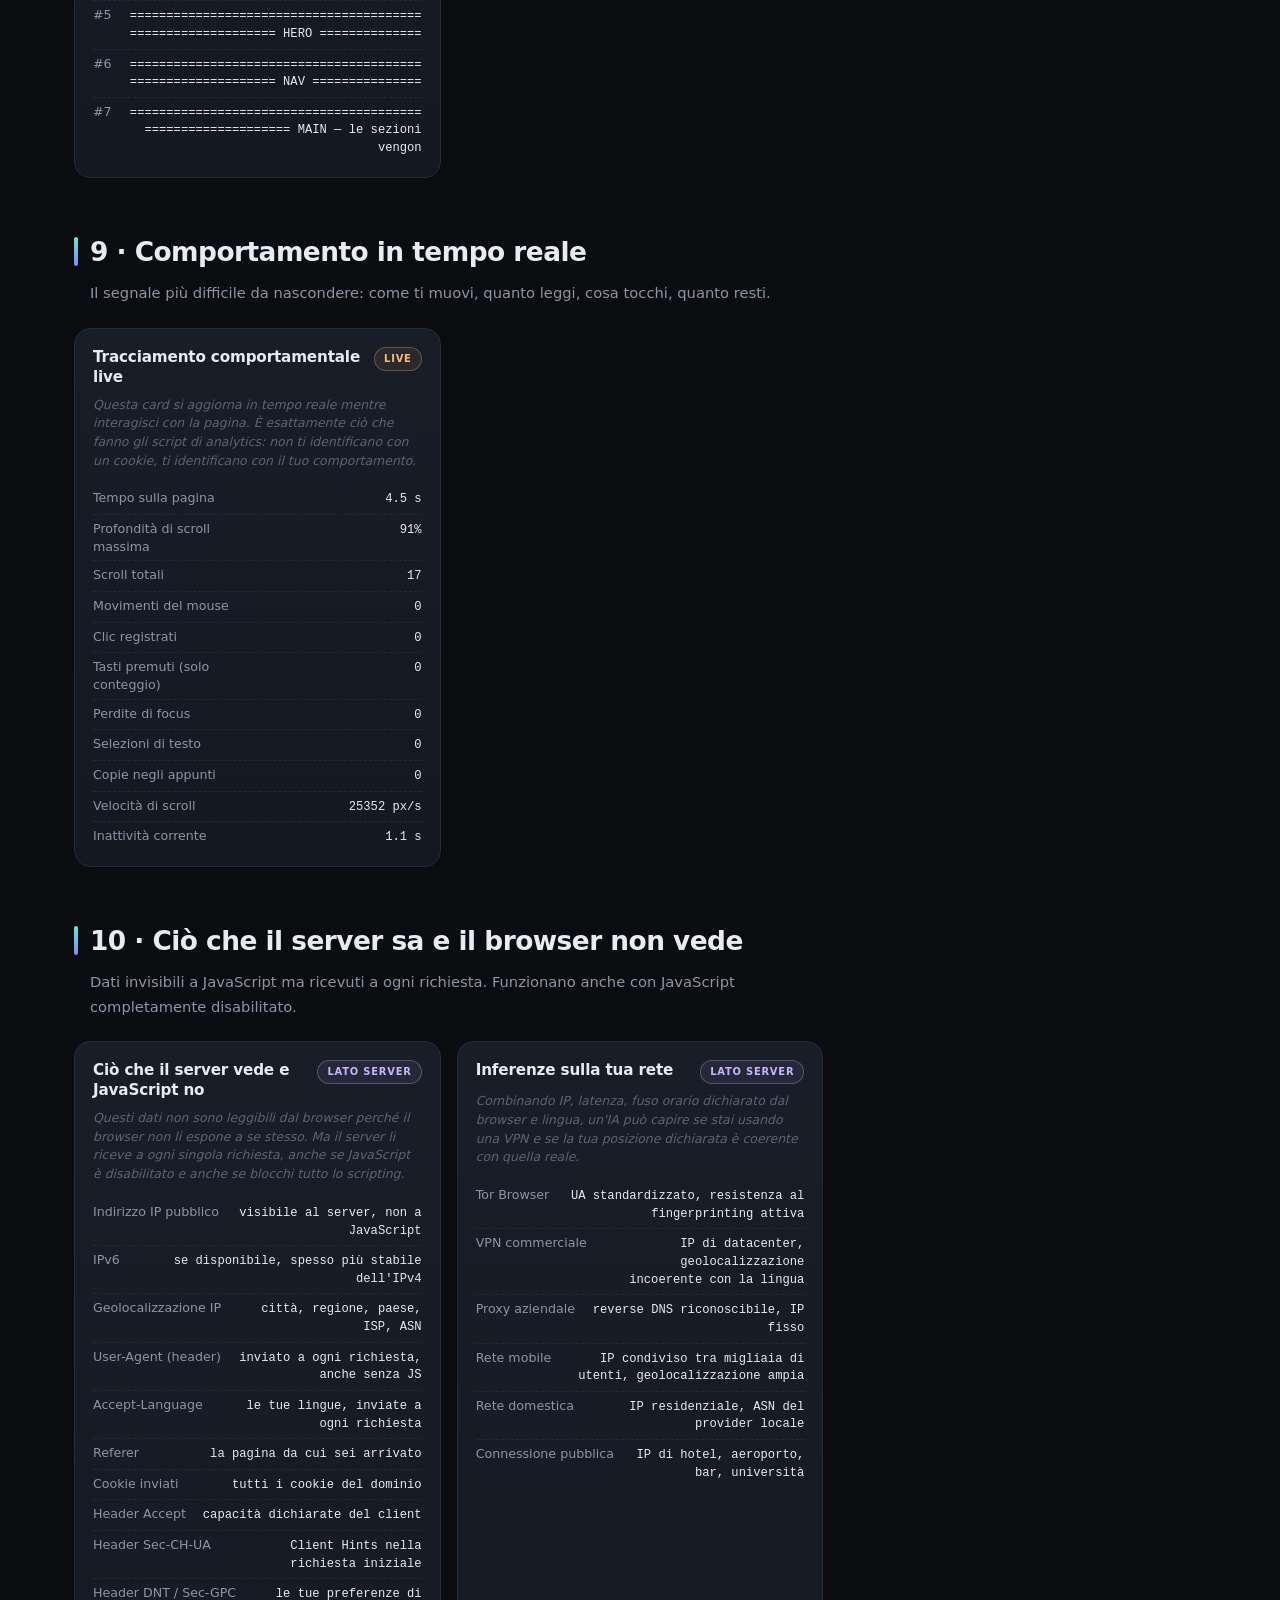
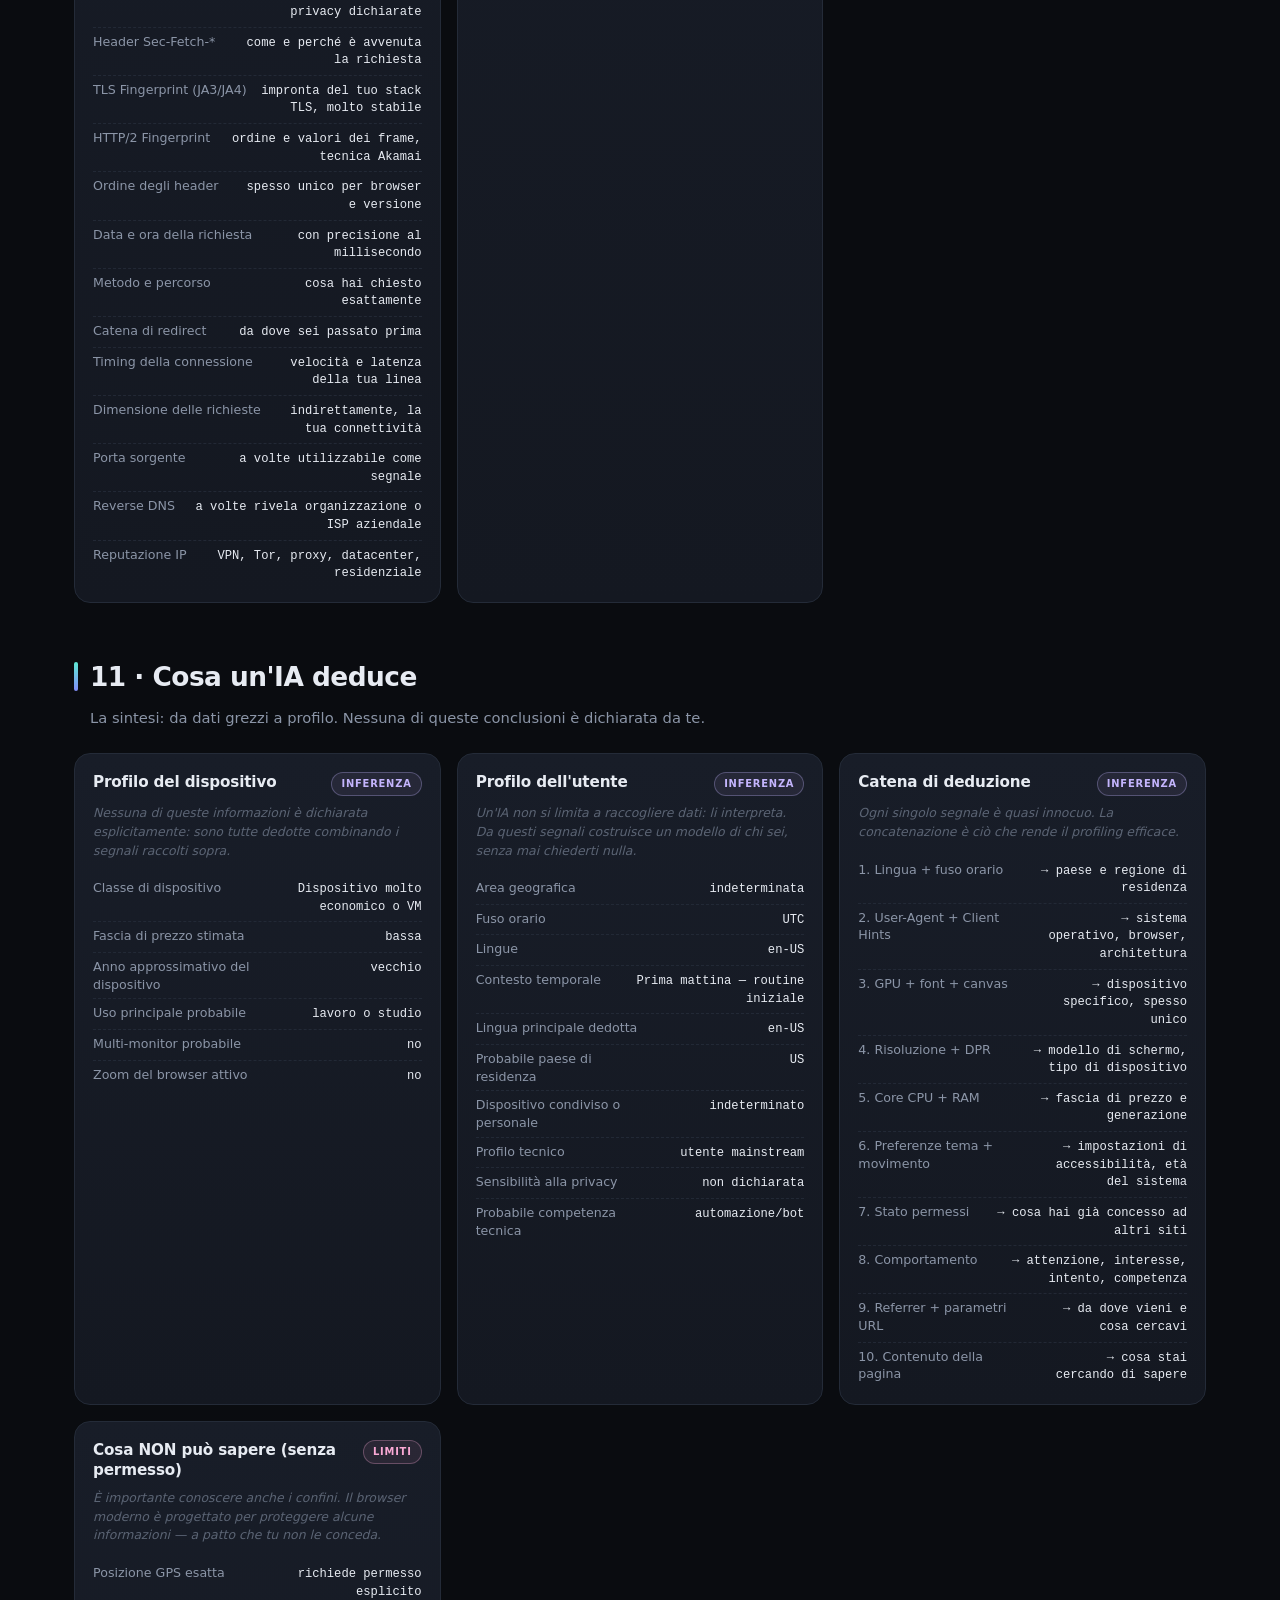
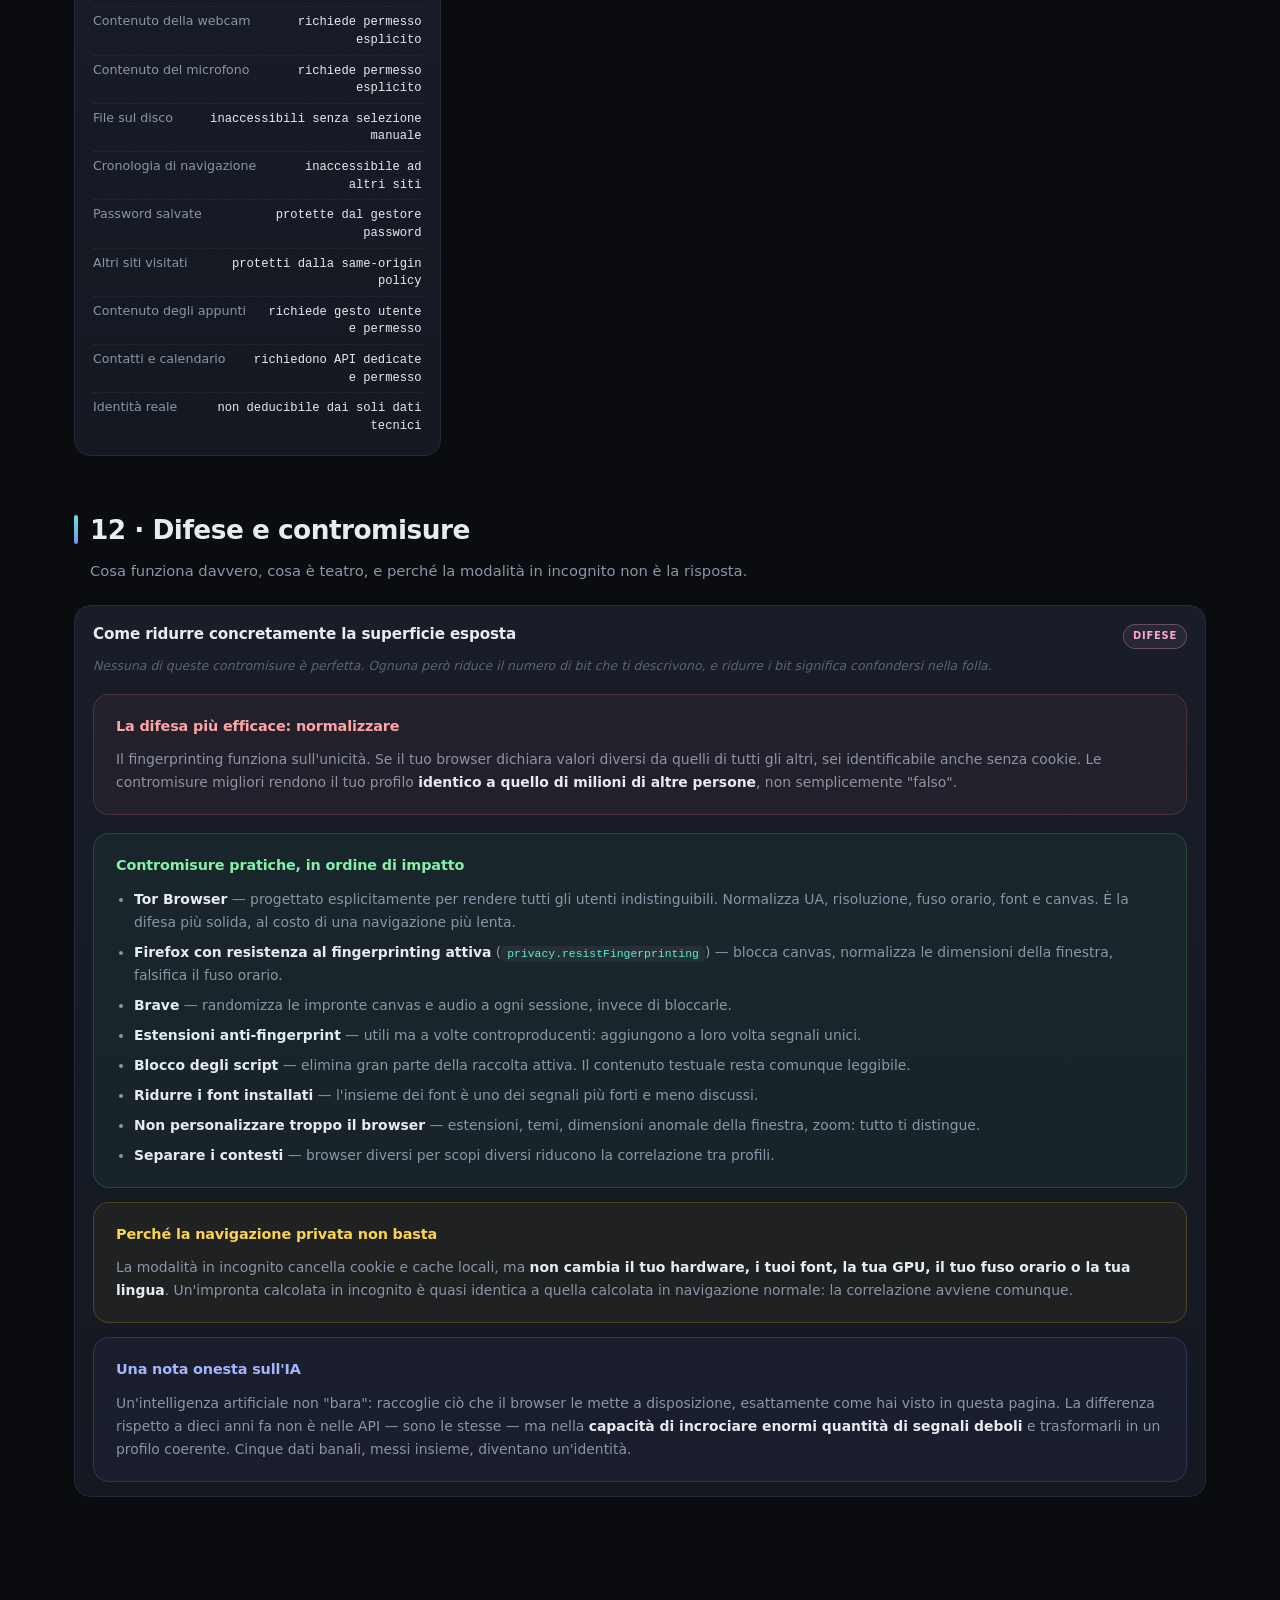
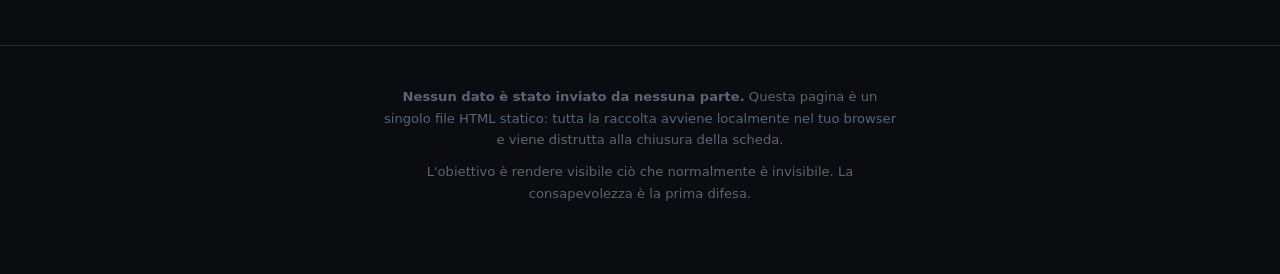
<file: docs/GOLIA/invisibledata.html>
<!DOCTYPE html>
<html lang="it">
<head>
<meta charset="utf-8">
<meta name="viewport" content="width=device-width, initial-scale=1">

<!-- ============================================================
     QUESTI META TAG SONO ESSI STESSI PARTE DELLA DIMOSTRAZIONE:
     un'IA li legge prima ancora di eseguire una riga di JavaScript.
     ============================================================ -->
<title>Cosa vede un'IA quando visita la tua pagina</title>
<meta name="description" content="Dimostrazione live di tutti i dati che un'intelligenza artificiale (o qualsiasi client) può raccogliere visitando una pagina web: fingerprinting, API del browser, metadati e inferenze.">
<meta name="author" content="Demo didattica">
<meta name="robots" content="index, follow, max-snippet:-1">
<meta name="generator" content="HTML statico, zero dipendenze">
<meta name="keywords" content="privacy, fingerprinting, browser fingerprint, dati raccolti, IA, web tracking">
<link rel="canonical" href="https://example.com/come-ti-vede-una-ia">
<meta name="theme-color" content="#0a0c10">

<!-- Open Graph -->
<meta property="og:type" content="website">
<meta property="og:title" content="Cosa vede un'IA quando visita la tua pagina">
<meta property="og:description" content="Tutti i segnali raccoglibili da una singola visita, misurati dal vivo nel tuo browser.">
<meta property="og:locale" content="it_IT">

<!-- Twitter Card -->
<meta name="twitter:card" content="summary_large_image">
<meta name="twitter:title" content="Cosa vede un'IA quando visita la tua pagina">

<!-- Dati strutturati -->
<script type="application/ld+json">
{
  "@context": "https://schema.org",
  "@type": "TechArticle",
  "headline": "Cosa vede un'IA quando visita la tua pagina",
  "inLanguage": "it-IT",
  "about": ["Browser fingerprinting", "Privacy", "Web API"]
}
</script>

<style>
/* ============================================================
   VARIABILI E RESET
   ============================================================ */
:root{
  color-scheme: dark;
  --bg:#0a0c10;
  --bg-soft:#0f1218;
  --card:#141821;
  --card-hi:#181d28;
  --border:#242b38;
  --border-hi:#333d4f;
  --text:#e7ebf2;
  --muted:#8b95a7;
  --faint:#5b6474;
  --accent:#5eead4;
  --accent-2:#818cf8;
  --accent-3:#f472b6;
  --warn:#fbbf24;
  --danger:#f87171;
  --ok:#4ade80;
  --radius:16px;
  --mono: ui-monospace, "SF Mono", SFMono-Regular, Menlo, Consolas, "Liberation Mono", monospace;
  --sans: system-ui, -apple-system, "Segoe UI", Roboto, Inter, "Helvetica Neue", Arial, sans-serif;
}

*,*::before,*::after{box-sizing:border-box;}

html{
  scroll-behavior:smooth;
  scroll-padding-top:92px;
  -webkit-text-size-adjust:100%;
}

body{
  margin:0;
  background:var(--bg);
  color:var(--text);
  font-family:var(--sans);
  font-size:16px;
  line-height:1.65;
  overflow-x:hidden;
}

/* alone di sfondo */
body::before{
  content:"";
  position:fixed;
  inset:0;
  pointer-events:none;
  z-index:0;
  background:
    radial-gradient(900px 500px at 12% -8%, rgba(94,234,212,.10), transparent 60%),
    radial-gradient(800px 500px at 88% 4%, rgba(129,140,248,.12), transparent 62%),
    radial-gradient(700px 600px at 50% 110%, rgba(244,114,182,.07), transparent 60%);
}

/* ============================================================
   HERO
   ============================================================ */
.hero{
  position:relative;
  z-index:1;
  max-width:1180px;
  margin:0 auto;
  padding:clamp(48px,8vw,96px) 24px 40px;
}

.eyebrow{
  display:inline-flex;
  align-items:center;
  gap:8px;
  font-size:.72rem;
  letter-spacing:.14em;
  text-transform:uppercase;
  color:var(--accent);
  border:1px solid rgba(94,234,212,.28);
  background:rgba(94,234,212,.06);
  padding:6px 14px;
  border-radius:999px;
  margin-bottom:22px;
}
.eyebrow::before{
  content:"";
  width:6px;height:6px;border-radius:50%;
  background:var(--accent);
  box-shadow:0 0 0 0 rgba(94,234,212,.6);
  animation:pulse 2s infinite;
}
@keyframes pulse{
  0%{box-shadow:0 0 0 0 rgba(94,234,212,.55);}
  70%{box-shadow:0 0 0 10px rgba(94,234,212,0);}
  100%{box-shadow:0 0 0 0 rgba(94,234,212,0);}
}

.hero h1{
  font-size:clamp(2rem,5.4vw,3.5rem);
  line-height:1.08;
  letter-spacing:-.03em;
  margin:0 0 20px;
  font-weight:800;
  background:linear-gradient(120deg,#ffffff 0%,#c9d3e4 40%,var(--accent) 75%,var(--accent-2) 100%);
  -webkit-background-clip:text;
  background-clip:text;
  color:transparent;
}

.hero p.lead{
  font-size:clamp(1rem,1.6vw,1.15rem);
  color:var(--muted);
  max-width:70ch;
  margin:0 0 32px;
}
.hero p.lead strong{color:var(--text);font-weight:600;}

.hero-stats{
  display:flex;
  flex-wrap:wrap;
  gap:14px;
  margin-top:8px;
}

.stat{
  background:linear-gradient(180deg,var(--card-hi),var(--card));
  border:1px solid var(--border);
  border-radius:var(--radius);
  padding:16px 20px;
  min-width:150px;
  flex:1 1 150px;
}
.stat .num{
  font-family:var(--mono);
  font-size:1.9rem;
  font-weight:700;
  line-height:1;
  color:var(--accent);
  display:block;
  letter-spacing:-.02em;
}
.stat .lbl{
  font-size:.74rem;
  text-transform:uppercase;
  letter-spacing:.09em;
  color:var(--faint);
  margin-top:8px;
  display:block;
}
.stat.purple .num{color:var(--accent-2);}
.stat.pink .num{color:var(--accent-3);}

/* ============================================================
   NAV
   ============================================================ */
.toc{
  position:sticky;
  top:0;
  z-index:50;
  backdrop-filter:blur(14px) saturate(160%);
  -webkit-backdrop-filter:blur(14px) saturate(160%);
  background:rgba(10,12,16,.78);
  border-top:1px solid var(--border);
  border-bottom:1px solid var(--border);
  overflow-x:auto;
  scrollbar-width:none;
}
.toc::-webkit-scrollbar{display:none;}
.toc-inner{
  max-width:1180px;
  margin:0 auto;
  padding:0 16px;
  display:flex;
  gap:4px;
  white-space:nowrap;
}
.toc a{
  color:var(--muted);
  text-decoration:none;
  font-size:.82rem;
  font-weight:500;
  padding:14px 12px;
  border-bottom:2px solid transparent;
  transition:color .18s, border-color .18s;
}
.toc a:hover{color:var(--text);border-bottom-color:var(--accent);}

/* ============================================================
   SEZIONI E GRIGLIA
   ============================================================ */
main{
  position:relative;
  z-index:1;
  max-width:1180px;
  margin:0 auto;
  padding:8px 24px 80px;
}

.section{
  padding:44px 0 8px;
  scroll-margin-top:80px;
}

.sec-head{
  margin-bottom:22px;
  max-width:75ch;
}
.sec-head h2{
  font-size:clamp(1.25rem,2.4vw,1.65rem);
  letter-spacing:-.02em;
  margin:0 0 8px;
  font-weight:700;
  display:flex;
  align-items:center;
  gap:12px;
}
.sec-head h2::before{
  content:"";
  width:4px;
  height:1.1em;
  border-radius:2px;
  background:linear-gradient(180deg,var(--accent),var(--accent-2));
  flex:0 0 auto;
}
.sec-head p{
  margin:0 0 0 16px;
  color:var(--muted);
  font-size:.92rem;
}

.grid{
  display:grid;
  grid-template-columns:repeat(auto-fill,minmax(320px,1fr));
  gap:16px;
}

/* ============================================================
   CARD
   ============================================================ */
.card{
  background:linear-gradient(180deg,var(--card-hi) 0%,var(--card) 100%);
  border:1px solid var(--border);
  border-radius:var(--radius);
  padding:18px 18px 14px;
  position:relative;
  overflow:hidden;
  transition:border-color .2s, transform .2s;
}
.card::after{
  content:"";
  position:absolute;
  top:0;left:0;right:0;
  height:1px;
  background:linear-gradient(90deg,transparent,rgba(94,234,212,.45),transparent);
  opacity:0;
  transition:opacity .25s;
}
.card:hover{
  border-color:var(--border-hi);
  transform:translateY(-2px);
}
.card:hover::after{opacity:1;}

.card-head{
  display:flex;
  align-items:flex-start;
  justify-content:space-between;
  gap:10px;
  margin-bottom:8px;
}
.card-head h3{
  font-size:.95rem;
  font-weight:700;
  margin:0;
  letter-spacing:-.01em;
  line-height:1.35;
}

.badge{
  font-size:.62rem;
  text-transform:uppercase;
  letter-spacing:.08em;
  font-weight:700;
  padding:3px 9px;
  border-radius:999px;
  white-space:nowrap;
  flex:0 0 auto;
  border:1px solid;
}
.badge.ident{color:#7dd3fc;border-color:rgba(125,211,252,.3);background:rgba(125,211,252,.08);}
.badge.hw{color:#a78bfa;border-color:rgba(167,139,250,.3);background:rgba(167,139,250,.08);}
.badge.loc{color:#fcd34d;border-color:rgba(252,211,77,.3);background:rgba(252,211,77,.08);}
.badge.pref{color:#5eead4;border-color:rgba(94,234,212,.3);background:rgba(94,234,212,.08);}
.badge.state{color:#f9a8d4;border-color:rgba(249,168,212,.3);background:rgba(249,168,212,.08);}
.badge.fp{color:#f87171;border-color:rgba(248,113,113,.3);background:rgba(248,113,113,.08);}
.badge.net{color:#93c5fd;border-color:rgba(147,197,253,.3);background:rgba(147,197,253,.08);}
.badge.meta{color:#86efac;border-color:rgba(134,239,172,.3);background:rgba(134,239,172,.08);}
.badge.beh{color:#fdba74;border-color:rgba(253,186,116,.3);background:rgba(253,186,116,.08);}
.badge.srv{color:#c4b5fd;border-color:rgba(196,181,253,.3);background:rgba(196,181,253,.08);}

.why{
  font-size:.78rem;
  color:var(--faint);
  margin:0 0 14px;
  line-height:1.5;
  font-style:italic;
}

.rows{
  margin:0;
  display:flex;
  flex-direction:column;
}
.row{
  display:flex;
  justify-content:space-between;
  align-items:baseline;
  gap:14px;
  padding:5px 0;
  border-bottom:1px dashed rgba(36,43,56,.9);
  font-size:.79rem;
}
.row:last-child{border-bottom:none;}
.row dt{
  color:var(--muted);
  flex:0 0 auto;
  max-width:52%;
  line-height:1.4;
}
.row dd{
  margin:0;
  font-family:var(--mono);
  font-size:.76rem;
  text-align:right;
  color:var(--text);
  word-break:break-word;
  overflow-wrap:anywhere;
  line-height:1.45;
  min-width:0;
}

.val-ok{color:var(--ok);}
.val-warn{color:var(--warn);}
.val-danger{color:var(--danger);}
.val-dim{color:var(--faint);}
.null{color:var(--faint);font-style:italic;}

/* ============================================================
   TABELLE / LISTE SPECIALI
   ============================================================ */
.chips{
  display:flex;
  flex-wrap:wrap;
  gap:6px;
  margin-top:10px;
}
.chip{
  font-family:var(--mono);
  font-size:.68rem;
  padding:3px 8px;
  border-radius:6px;
  background:rgba(94,234,212,.07);
  border:1px solid rgba(94,234,212,.18);
  color:#a7f3e4;
}
.chip.off{
  background:rgba(139,149,167,.06);
  border-color:rgba(139,149,167,.16);
  color:var(--faint);
  text-decoration:line-through;
}
.chip.red{
  background:rgba(248,113,113,.07);
  border-color:rgba(248,113,113,.2);
  color:#fca5a5;
}

.hash{
  font-family:var(--mono);
  font-size:.9rem;
  color:var(--accent-3);
  word-break:break-all;
  display:block;
  padding:10px 12px;
  background:rgba(244,114,182,.06);
  border:1px solid rgba(244,114,182,.18);
  border-radius:10px;
  margin-top:6px;
  letter-spacing:.02em;
}

/* ============================================================
   CALLOUT
   ============================================================ */
.callout{
  border-radius:var(--radius);
  padding:20px 22px;
  margin:18px 0 0;
  border:1px solid;
  font-size:.87rem;
  line-height:1.65;
}
.callout h4{
  margin:0 0 10px;
  font-size:.9rem;
  font-weight:700;
  letter-spacing:-.01em;
}
.callout p{margin:0 0 10px;color:var(--muted);}
.callout p:last-child{margin-bottom:0;}
.callout ul{margin:0;padding-left:18px;color:var(--muted);}
.callout li{margin-bottom:7px;}
.callout li:last-child{margin-bottom:0;}
.callout strong{color:var(--text);font-weight:600;}
.callout code{
  font-family:var(--mono);
  font-size:.82em;
  background:rgba(255,255,255,.05);
  padding:2px 6px;
  border-radius:5px;
  color:var(--accent);
}

.callout.info{
  background:rgba(129,140,248,.05);
  border-color:rgba(129,140,248,.2);
}
.callout.info h4{color:#a5b4fc;}

.callout.warn{
  background:rgba(251,191,36,.05);
  border-color:rgba(251,191,36,.2);
}
.callout.warn h4{color:#fcd34d;}

.callout.danger{
  background:rgba(248,113,113,.05);
  border-color:rgba(248,113,113,.2);
}
.callout.danger h4{color:#fca5a5;}

.callout.good{
  background:rgba(74,222,128,.05);
  border-color:rgba(74,222,128,.2);
}
.callout.good h4{color:#86efac;}

/* ============================================================
   FOOTER
   ============================================================ */
footer{
  position:relative;
  z-index:1;
  border-top:1px solid var(--border);
  margin-top:60px;
  padding:40px 24px 60px;
  text-align:center;
  color:var(--faint);
  font-size:.82rem;
}
footer p{max-width:62ch;margin:0 auto 10px;}
footer a{color:var(--muted);text-decoration:none;border-bottom:1px dotted var(--faint);}
footer a:hover{color:var(--accent);border-bottom-color:var(--accent);}

/* ============================================================
   RESPONSIVE
   ============================================================ */
@media (max-width:640px){
  .grid{grid-template-columns:1fr;}
  main{padding-left:16px;padding-right:16px;}
  .hero{padding-left:16px;padding-right:16px;}
  .row{flex-direction:column;align-items:flex-start;gap:2px;}
  .row dt{max-width:100%;}
  .row dd{text-align:left;}
  .stat{min-width:120px;padding:13px 16px;}
  .stat .num{font-size:1.5rem;}
}

@media (prefers-reduced-motion: reduce){
  *{animation:none !important;transition:none !important;}
  html{scroll-behavior:auto;}
}
</style>
</head>

<body>

<!-- ============================================================
     HERO
     ============================================================ -->
<header class="hero">
  <span class="eyebrow">Analisi in tempo reale · nessun dato lascia il browser</span>
  <h1>Cosa vede un'IA<br>quando visita la tua pagina</h1>
  <p class="lead">
    Tutto ciò che segue è stato <strong>letto dal vivo nel tuo browser</strong> pochi millisecondi fa,
    usando solo API web standard, senza cookie, senza server e senza chiederti il permesso.
    Un'intelligenza artificiale che analizza questa pagina ottiene gli stessi dati — più i metadati
    testuali, che non hanno bisogno di JavaScript per essere letti.
  </p>

  <div class="hero-stats">
    <div class="stat"><span class="num" id="stat-signals">0</span><span class="lbl">Segnali raccolti</span></div>
    <div class="stat purple"><span class="num" id="stat-entropy">0</span><span class="lbl">Bit di entropia stimati</span></div>
    <div class="stat pink"><span class="num" id="stat-time">0 ms</span><span class="lbl">Tempo di raccolta</span></div>
  </div>
</header>

<!-- ============================================================
     NAV
     ============================================================ -->
<nav class="toc">
  <div class="toc-inner">
    <a href="#client">Client</a>
    <a href="#hardware">Hardware</a>
    <a href="#locale">Lingua &amp; Tempo</a>
    <a href="#preferenze">Preferenze</a>
    <a href="#stato">Stato &amp; Permessi</a>
    <a href="#fingerprint">Fingerprint</a>
    <a href="#rete">Rete</a>
    <a href="#contenuto">Contenuto</a>
    <a href="#comportamento">Comportamento</a>
    <a href="#server">Lato server</a>
    <a href="#inferenze">Inferenze</a>
    <a href="#difese">Difese</a>
  </div>
</nav>

<!-- ============================================================
     MAIN — le sezioni vengono popolate via JS
     ============================================================ -->
<main id="app"></main>

<footer>
  <p>
    <strong>Nessun dato è stato inviato da nessuna parte.</strong>
    Questa pagina è un singolo file HTML statico: tutta la raccolta avviene localmente nel tuo browser
    e viene distrutta alla chiusura della scheda.
  </p>
  <p>
    L'obiettivo è rendere visibile ciò che normalmente è invisibile.
    La consapevolezza è la prima difesa.
  </p>
</footer>

<script>
"use strict";

/* ================================================================
   0. UTILITÀ
   ================================================================ */

const app = document.getElementById("app");
const t0 = performance.now();
let signalCount = 0;

/* Escape HTML per sicurezza */
function esc(v){
  return String(v).replace(/[&<>"']/g, c => (
    {"&":"&amp;","<":"&lt;",">":"&gt;",'"':"&quot;","'":"&#39;"}[c]
  ));
}

/* Formattazione valore */
function fmt(v){
  if (v === undefined || v === null || v === "") return null;
  if (typeof v === "boolean") return v ? "sì" : "no";
  if (typeof v === "number") {
    if (!Number.isFinite(v)) return String(v);
    return Number.isInteger(v) ? String(v) : v.toFixed(4).replace(/0+$/,"").replace(/\.$/,"");
  }
  if (Array.isArray(v)) return v.length ? v.join(", ") : null;
  return String(v);
}

/* Crea una sezione e restituisce il contenitore .grid */
function makeSection(id, title, desc){
  const sec = document.createElement("section");
  sec.className = "section";
  sec.id = id;
  sec.innerHTML =
    '<div class="sec-head"><h2>' + esc(title) + '</h2>' +
    (desc ? '<p>' + desc + '</p>' : '') + '</div>' +
    '<div class="grid"></div>';
  app.appendChild(sec);
  return sec.querySelector(".grid");
}

/* Crea una card con righe chiave/valore */
function card(parent, opts){
  const rows = opts.rows || [];
  const art = document.createElement("article");
  art.className = "card";

  let html =
    '<div class="card-head"><h3>' + esc(opts.title) + '</h3>' +
    (opts.tag ? '<span class="badge ' + (opts.tagClass || "ident") + '">' + esc(opts.tag) + '</span>' : '') +
    '</div>';

  if (opts.why) html += '<p class="why">' + opts.why + '</p>';

  if (rows.length){
    html += '<dl class="rows">';
    for (const r of rows){
      const label = r[0];
      const value = fmt(r[1]);
      const cls   = r[2] || "";
      html +=
        '<div class="row"><dt>' + esc(label) + '</dt><dd class="' + cls + '">' +
        (value === null ? '<span class="null">non disponibile</span>' : esc(value)) +
        '</dd></div>';
      signalCount++;
    }
    html += '</dl>';
  }

  if (opts.after) html += opts.after;

  art.innerHTML = html;
  parent.appendChild(art);
  return art;
}

/* Card con contenuto HTML libero (per dati dinamici) */
function customCard(parent, title, tag, tagClass, why){
  const art = document.createElement("article");
  art.className = "card";
  art.innerHTML =
    '<div class="card-head"><h3>' + esc(title) + '</h3>' +
    (tag ? '<span class="badge ' + tagClass + '">' + esc(tag) + '</span>' : '') +
    '</div>' + (why ? '<p class="why">' + why + '</p>' : '') +
    '<dl class="rows"></dl>';
  parent.appendChild(art);
  return art.querySelector(".rows");
}

/* Chips */
function chips(list, cls){
  if (!list || !list.length) return "";
  return '<div class="chips">' +
    list.map(x => '<span class="chip ' + (cls||"") + '">' + esc(x) + '</span>').join("") +
    '</div>';
}

/* ================================================================
   1. HASH NON CRITTOGRAFICO (per fingerprint compatto)
   ================================================================ */
function hashStr(str){
  let h1 = 0x811c9dc5, h2 = 0x01000193;
  for (let i = 0; i < str.length; i++){
    const c = str.charCodeAt(i);
    h1 ^= c; h1 = Math.imul(h1, 16777619);
    h2 = Math.imul(h2 ^ c, 2246822519);
  }
  return ((h1 >>> 0).toString(16).padStart(8, "0")) +
         ((h2 >>> 0).toString(16).padStart(8, "0"));
}

/* ================================================================
   2. RACCOLTA DATI
   ================================================================ */

/* ---------- 2.1 Client / User Agent ---------- */
function collectClient(grid){
  const ua = navigator.userAgent;
  const uad = navigator.userAgentData;

  card(grid, {
    title: "User-Agent completo",
    tag: "identità",
    tagClass: "ident",
    why: "Storicamente il segnale più ricco. Rivela browser, versione, sistema operativo, architettura e — spesso — modello del dispositivo.",
    rows: [
      ["Stringa UA", ua, "val-dim"],
      ["Lunghezza", ua.length],
      ["Piattaforma dichiarata", navigator.platform],
      ["Vendor", navigator.vendor],
      ["Product", navigator.product],
      ["AppName", navigator.appName],
      ["AppVersion", navigator.appVersion],
      ["AppCodeName", navigator.appCodeName],
      ["Webdriver", navigator.webdriver, navigator.webdriver ? "val-danger" : "val-ok"]
    ]
  });

  /* --- Riconoscimento browser/OS dal UA --- */
  const detect = [];
  const tests = [
    ["Chrome",    /Chrome\/([\d.]+)/,      /Edg|OPR/],
    ["Firefox",   /Firefox\/([\d.]+)/,     null],
    ["Safari",    /Version\/([\d.]+).*Safari/, /Chrome|Chromium/],
    ["Edge",      /Edg\/([\d.]+)/,         null],
    ["Opera",     /OPR\/([\d.]+)/,         null],
    ["Samsung",   /SamsungBrowser\/([\d.]+)/, null]
  ];
  for (const [name, re, anti] of tests){
    const m = ua.match(re);
    if (m && (!anti || !anti.test(ua))) detect.push(name + " " + m[1]);
  }
  const osList = [];
  if (/Windows NT 10/.test(ua)) osList.push("Windows 10/11");
  if (/Windows NT 6\.3/.test(ua)) osList.push("Windows 8.1");
  if (/Mac OS X ([\d_]+)/.test(ua)) osList.push("macOS " + ua.match(/Mac OS X ([\d_]+)/)[1].replace(/_/g,"."));
  if (/Android ([\d.]+)/.test(ua)) osList.push("Android " + ua.match(/Android ([\d.]+)/)[1]);
  if (/iPhone|iPad/.test(ua)) osList.push("iOS");
  if (/Linux/.test(ua)) osList.push("Linux");
  if (/CrOS/.test(ua)) osList.push("ChromeOS");

  card(grid, {
    title: "Interpretazione del client",
    tag: "derivato",
    tagClass: "ident",
    why: "Un'IA non legge la stringa grezza: la interpreta. Da qui ricava il tuo ambiente, e quindi quali vulnerabilità o funzionalità aspettarsi.",
    rows: [
      ["Browser rilevati", detect.length ? detect : "non riconosciuto"],
      ["Sistema operativo", osList.length ? osList : "non riconosciuto"],
      ["Architettura (UA)", /arm|aarch64/i.test(ua) ? "ARM" : (/x86_64|Win64|x64|WOW64/i.test(ua) ? "x86-64" : "sconosciuta")],
      ["Dispositivo mobile", /Mobi|Android|iPhone/.test(ua), /Mobi|Android|iPhone/.test(ua) ? "val-warn" : "val-ok"],
      ["Tablet", /iPad|Tablet/.test(ua)],
      ["Bot dichiarato", /bot|crawler|spider|headless/i.test(ua), /bot|crawler|spider|headless/i.test(ua) ? "val-danger" : "val-ok"]
    ]
  });

  /* --- Client Hints --- */
  if (uad){
    const brands = (uad.brands || []).map(b => b.brand + " " + b.version);
    card(grid, {
      title: "User-Agent Client Hints",
      tag: "alta entropia",
      tagClass: "ident",
      why: "Sostituto moderno dello User-Agent: strutturato, preciso e — nella versione ad alta entropia — molto più identificante della stringa classica.",
      rows: [
        ["Brands", brands],
        ["Mobile", uad.mobile],
        ["Platform", uad.platform]
      ]
    });
  }

  /* --- Permessi UA --- */
  if (navigator.userAgentData && navigator.userAgentData.getHighEntropyValues){
    navigator.userAgentData.getHighEntropyValues(
      ["architecture","bitness","model","platformVersion","fullVersionList","wow64","formFactors"]
    ).then(h => {
      const arts = (h.fullVersionList || []).map(b => b.brand + " " + b.version);
      card(grid, {
        title: "Client Hints ad alta entropia",
        tag: "fingerprint",
        tagClass: "fp",
        why: "Questi valori richiedono una chiamata esplicita ma vengono restituiti senza alcun consenso dell'utente nella maggior parte dei browser Chromium.",
        rows: [
          ["Architettura", h.architecture],
          ["Bitness", h.bitness],
          ["Modello dispositivo", h.model],
          ["Versione piattaforma", h.platformVersion],
          ["WOW64", h.wow64],
          ["Form factors", h.formFactors],
          ["Versioni complete", arts]
        ]
      });
    }).catch(() => {});
  }

  /* --- Feature detection --- */
  const features = {
    "WebGL": "WebGLRenderingContext" in window,
    "WebGL2": "WebGL2RenderingContext" in window,
    "WebGPU": "gpu" in navigator,
    "WebAssembly": "WebAssembly" in window,
    "ServiceWorker": "serviceWorker" in navigator,
    "WebRTC": "RTCPeerConnection" in window,
    "Bluetooth": "bluetooth" in navigator,
    "USB": "usb" in navigator,
    "Serial": "serial" in navigator,
    "HID": "hid" in navigator,
    "Gamepad": "getGamepads" in navigator,
    "SpeechRecognition": "SpeechRecognition" in window || "webkitSpeechRecognition" in window,
    "SpeechSynthesis": "speechSynthesis" in window,
    "Notifications": "Notification" in window,
    "Geolocation": "geolocation" in navigator,
    "PaymentRequest": "PaymentRequest" in window,
    "Credentials": "credentials" in navigator,
    "Share": "share" in navigator,
    "Vibration": "vibrate" in navigator,
    "WakeLock": "wakeLock" in navigator,
    "IdleDetection": "IdleDetector" in window,
    "ContactsPicker": "contacts" in navigator,
    "FileSystemAccess": "showOpenFilePicker" in window,
    "Clipboard": "clipboard" in navigator,
    "StorageManager": "storage" in navigator,
    "IndexedDB": "indexedDB" in window,
    "BroadcastChannel": "BroadcastChannel" in window,
    "SharedArrayBuffer": "SharedArrayBuffer" in window,
    "OffscreenCanvas": "OffscreenCanvas" in window,
    "ResizeObserver": "ResizeObserver" in window,
    "IntersectionObserver": "IntersectionObserver" in window,
    "ReportingObserver": "ReportingObserver" in window,
    "PerformanceObserver": "PerformanceObserver" in window,
    "VisualViewport": "visualViewport" in window,
    "CookieStore": "cookieStore" in window,
    "Scheduler": "scheduler" in window,
    "CompressionStream": "CompressionStream" in window,
    "ShowDirectoryPicker": "showDirectoryPicker" in window,
    "LaunchQueue": "launchQueue" in window,
    "DocumentPictureInPicture": "documentPictureInPicture" in window,
    "EyeDropper": "EyeDropper" in window,
    "NavigatorUAData": "userAgentData" in navigator,
    "Crypto": "crypto" in window,
    "SubtleCrypto": !!(window.crypto && crypto.subtle)
  };
  const on = Object.keys(features).filter(k => features[k]);
  const off = Object.keys(features).filter(k => !features[k]);

  signalCount += Object.keys(features).length;

  card(grid, {
    title: "Feature detection",
    tag: "impronta API",
    tagClass: "fp",
    why: "L'insieme esatto delle API supportate è quasi unico per ogni combinazione browser/versione/SO e viene calcolato in pochi millisecondi.",
    rows: [["API disponibili", on.length + " / " + Object.keys(features).length]],
    after:
      '<div style="margin-top:8px"><div style="font-size:.7rem;color:var(--faint);text-transform:uppercase;letter-spacing:.08em;margin-bottom:4px">Presenti</div>' +
      chips(on.slice(0, 40)) +
      (on.length > 40 ? '<div style="font-size:.72rem;color:var(--faint);margin-top:6px">…e altre ' + (on.length - 40) + '</div>' : '') +
      '</div>' +
      '<div style="margin-top:14px"><div style="font-size:.7rem;color:var(--faint);text-transform:uppercase;letter-spacing:.08em;margin-bottom:4px">Assenti</div>' +
      chips(off.slice(0, 18), "off") + '</div>'
  });
}

/* ---------- 2.2 Hardware ---------- */
function collectHardware(grid){

  card(grid, {
    title: "Capacità di calcolo",
    tag: "hardware",
    tagClass: "hw",
    why: "Numero di core e RAM approssimativa permettono di classificare il dispositivo e di distinguerlo da milioni di altri simili.",
    rows: [
      ["Core CPU logici", navigator.hardwareConcurrency],
      ["RAM stimata (GB)", navigator.deviceMemory],
      ["Punti di contatto max", navigator.maxTouchPoints],
      ["Touch supportato", "ontouchstart" in window],
      ["Penna / stilo", "onpointerrawupdate" in window]
    ]
  });

  card(grid, {
    title: "Schermo",
    tag: "hardware",
    tagClass: "hw",
    why: "Risoluzione + densità + profondità colore formano una combinazione altamente distintiva, specialmente su desktop multi-monitor.",
    rows: [
      ["Risoluzione", screen.width + " × " + screen.height],
      ["Area disponibile", screen.availWidth + " × " + screen.availHeight],
      ["Profondità colore", screen.colorDepth + " bit"],
      ["Pixel depth", screen.pixelDepth + " bit"],
      ["Device Pixel Ratio", window.devicePixelRatio],
      ["Orientamento", screen.orientation ? screen.orientation.type : null],
      ["Angolo orientamento", screen.orientation ? screen.orientation.angle + "°" : null],
      ["Risoluzione fisica stimata", Math.round(screen.width * devicePixelRatio) + " × " + Math.round(screen.height * devicePixelRatio)]
    ]
  });

  card(grid, {
    title: "Finestra e viewport",
    tag: "hardware",
    tagClass: "hw",
    why: "Le dimensioni della finestra rivelano abitudini d'uso, presenza di barre laterali, zoom applicato e configurazioni multi-monitor.",
    rows: [
      ["Viewport interno", window.innerWidth + " × " + window.innerHeight],
      ["Finestra esterna", window.outerWidth + " × " + window.outerHeight],
      ["Posizione finestra", "X " + window.screenX + ", Y " + window.screenY],
      ["Zoom stimato", (window.outerWidth / window.innerWidth).toFixed(3)],
      ["Barra strumenti (px)", Math.max(0, window.outerHeight - window.innerHeight)],
      ["Visual viewport", window.visualViewport
        ? Math.round(visualViewport.width) + " × " + Math.round(visualViewport.height)
        : null],
      ["Scala visual viewport", window.visualViewport ? visualViewport.scale : null]
    ]
  });

  /* Batteria */
  if (navigator.getBattery){
    navigator.getBattery().then(b => {
      card(grid, {
        title: "Stato della batteria",
        tag: "hardware",
        tagClass: "hw",
        why: "Livello e tempo di ricarica sono un identificatore temporaneo sorprendentemente efficace: combaciano con precisione tra due visite ravvicinate.",
        rows: [
          ["In carica", b.charging],
          ["Livello", Math.round(b.level * 100) + "%"],
          ["Tempo di ricarica", b.chargingTime === Infinity ? "∞" : b.chargingTime + " s"],
          ["Tempo residuo", b.dischargingTime === Infinity ? "∞" : b.dischargingTime + " s"]
        ]
      });
      signalCount += 4;
    }).catch(() => {});
  }

  /* Memoria */
  if (performance.memory){
    const m = performance.memory;
    card(grid, {
      title: "Memoria JavaScript",
      tag: "hardware",
      tagClass: "hw",
      why: "Il limite di heap assegnato al contesto JS varia con la RAM e l'architettura della macchina.",
      rows: [
        ["Limite heap", (m.jsHeapSizeLimit / 1048576).toFixed(1) + " MB"],
        ["Heap totale", (m.totalJSHeapSize / 1048576).toFixed(2) + " MB"],
        ["Heap usato", (m.usedJSHeapSize / 1048576).toFixed(2) + " MB"]
      ]
    });
  }

  /* Storage */
  if (navigator.storage && navigator.storage.estimate){
    navigator.storage.estimate().then(e => {
      card(grid, {
        title: "Quota di archiviazione",
        tag: "hardware",
        tagClass: "hw",
        why: "La quota concessa dipende dallo spazio libero su disco: è un canale indiretto verso lo stato del tuo disco rigido.",
        rows: [
          ["Quota totale", (e.quota / 1073741824).toFixed(2) + " GB"],
          ["Già utilizzata", (e.usage / 1048576).toFixed(3) + " MB"],
          ["Percentuale usata", ((e.usage / e.quota) * 100).toFixed(4) + "%"],
          ["Spazio disco stimato", (e.quota / 1073741824 * 2).toFixed(1) + " GB circa"]
        ]
      });
    }).catch(() => {});
  }

  /* Media devices */
  if (navigator.mediaDevices && navigator.mediaDevices.enumerateDevices){
    navigator.mediaDevices.enumerateDevices().then(devs => {
      const kind = k => devs.filter(d => d.kind === k).length;
      card(grid, {
        title: "Dispositivi multimediali",
        tag: "hardware",
        tagClass: "hw",
        why: "Anche senza permessi, il numero di webcam e microfoni rivela se sei su un laptop, un desktop, un tablet o un telefono.",
        rows: [
          ["Microfoni", kind("audioinput")],
          ["Altoparlanti / cuffie", kind("audiooutput")],
          ["Telecamere", kind("videoinput")],
          ["Totale dispositivi", devs.length],
          ["Etichette accessibili", devs.some(d => d.label) ? "sì (permesso concesso)" : "no"]
        ]
      });
      signalCount += 5;
    }).catch(() => {});
  }
}

/* ---------- 2.3 Lingua e tempo ---------- */
function collectLocale(grid){
  const langs = navigator.languages || [navigator.language];
  let tz = "sconosciuto", offset = null;
  try { tz = Intl.DateTimeFormat().resolvedOptions().timeZone; } catch(e){}
  offset = -new Date().getTimezoneOffset();

  card(grid, {
    title: "Lingua e localizzazione",
    tag: "locale",
    tagClass: "loc",
    why: "La lingua preferita e l'elenco completo delle lingue ordinate per priorità indicano il tuo paese, spesso la tua regione, e a volte l'origine familiare.",
    rows: [
      ["Lingua primaria", navigator.language],
      ["Preferenze complete", langs],
      ["Numero di lingue", langs.length],
      ["Lingua normalizzata", langs[0] ? langs[0].split("-")[0] : null],
      ["Regione dedotta", langs[0] && langs[0].includes("-") ? langs[0].split("-").pop() : null]
    ]
  });

  card(grid, {
    title: "Fuso orario",
    tag: "locale",
    tagClass: "loc",
    why: "Il fuso orario identifica la tua posizione geografica con una precisione che va da poche centinaia a qualche migliaio di chilometri, senza GPS.",
    rows: [
      ["Fuso orario IANA", tz],
      ["Offset UTC", (offset >= 0 ? "+" : "") + Math.floor(offset / 60) + ":" + String(Math.abs(offset % 60)).padStart(2, "0")],
      ["Offset in minuti", offset],
      ["Ora locale", new Date().toString()],
      ["ISO 8601", new Date().toISOString()],
      ["Ora legale attiva", /GMT[+-][1-9]/.test(new Date().toString())],
      ["Data di nascita epoch", Date.now()]
    ]
  });

  /* Intl resolved options */
  const intlRows = [];
  try {
    const dtf = new Intl.DateTimeFormat().resolvedOptions();
    intlRows.push(["Locale risolto", dtf.locale]);
    intlRows.push(["Calendario", dtf.calendar]);
    intlRows.push(["Sistema numerico", dtf.numberingSystem]);
    intlRows.push(["Fuso orario", dtf.timeZone]);
    intlRows.push(["Ciclo orario", dtf.hourCycle]);
    intlRows.push(["Primo giorno settimana", dtf.weekInfo ? dtf.weekInfo.firstDay : null]);
  } catch(e){}

  const nf = new Intl.NumberFormat();
  intlRows.push(["Separatore decimale", nf.format(1.5).includes(",") ? "virgola" : "punto"]);
  intlRows.push(["Separatore migliaia", nf.format(1234567.89)]);
  intlRows.push(["Valuta locale", (() => {
    try { return new Intl.NumberFormat(undefined, {style:"currency", currency: "EUR"}).format(1234.5); }
    catch(e){ return null; }
  })()]);
  intlRows.push(["Data formattata", new Intl.DateTimeFormat().format(new Date())]);
  intlRows.push(["Data estesa", new Intl.DateTimeFormat(undefined, {dateStyle:"full"}).format(new Date())]);
  intlRows.push(["Ora formattata", new Intl.DateTimeFormat(undefined, {timeStyle:"long"}).format(new Date())]);
  intlRows.push(["Ordine data", (() => {
    const p = new Intl.DateTimeFormat().formatToParts(new Date(2001, 0, 2));
    return p.filter(x => ["day","month","year"].includes(x.type)).map(x => x.type[0].toUpperCase()).join("-");
  })()]);

  card(grid, {
    title: "Internazionalizzazione (Intl)",
    tag: "locale",
    tagClass: "loc",
    why: "Il set di dati ICU del browser determina la formattazione di date, numeri e valute. Piccole differenze rivelano la versione esatta del sistema operativo.",
    rows: intlRows
  });

  /* Calendario / data */
  const now = new Date();
  card(grid, {
    title: "Contesto temporale",
    tag: "locale",
    tagClass: "loc",
    why: "L'ora della visita contestualizza il tuo comportamento: lavoro, tempo libero, fuso notturno, giorno feriale o festivo.",
    rows: [
      ["Giorno della settimana", now.toLocaleDateString(undefined, {weekday:"long"})],
      ["Ora del giorno", now.getHours() + ":" + String(now.getMinutes()).padStart(2,"0")],
      ["Periodo", now.getHours() < 6 ? "notte profonda" : now.getHours() < 12 ? "mattina" : now.getHours() < 18 ? "pomeriggio" : "sera"],
      ["Giorno dell'anno", Math.ceil((now - new Date(now.getFullYear(),0,0)) / 86400000)],
      ["Timestamp di avvio pagina", performance.timeOrigin]
    ]
  });
}

/* ---------- 2.4 Preferenze ---------- */
function collectPreferences(grid){
  const mq = q => { try { return window.matchMedia(q).matches; } catch(e){ return null; } };

  card(grid, {
    title: "Aspetto e tema",
    tag: "preferenze",
    tagClass: "pref",
    why: "Le preferenze estetiche del sistema rivelano impostazioni di accessibilità, età approssimativa del dispositivo e configurazioni personalizzate.",
    rows: [
      ["Tema scuro preferito", mq("(prefers-color-scheme: dark)")],
      ["Tema chiaro preferito", mq("(prefers-color-scheme: light)")],
      ["Nessuna preferenza tema", mq("(prefers-color-scheme: no-preference)")],
      ["Gamut colore P3", mq("(color-gamut: p3)")],
      ["Gamut colore sRGB", mq("(color-gamut: srgb)")],
      ["Dynamic range alto", mq("(dynamic-range: high)")],
      ["Colori invertiti", mq("(inverted-colors: inverted)")],
      ["Trasparenza ridotta", mq("(prefers-reduced-transparency: reduce)")],
      ["Contrasto aumentato", mq("(prefers-contrast: more)")],
      ["Colori forzati", mq("(forced-colors: active)")]
    ]
  });

  card(grid, {
    title: "Movimento e accessibilità",
    tag: "preferenze",
    tagClass: "pref",
    why: "Ridurre le animazioni è tipico di utenti con disturbi vestibolari o di dispositivi con risparmio energetico. È un segnale demografico indiretto.",
    rows: [
      ["Movimento ridotto", mq("(prefers-reduced-motion: reduce)")],
      ["Movimento consentito", mq("(prefers-reduced-motion: no-preference)")],
      ["Hover disponibile", mq("(hover: hover)")],
      ["Hover assente", mq("(hover: none)")],
      ["Puntatore preciso", mq("(pointer: fine)")],
      ["Puntatore grossolano", mq("(pointer: coarse)")],
      ["Puntatore primario", mq("(any-pointer: fine)") ? "fine" : mq("(any-pointer: coarse)") ? "coarse" : "nessuno"],
      ["Modalità standalone PWA", mq("(display-mode: standalone)")],
      ["Modalità fullscreen", mq("(display-mode: fullscreen)")],
      ["Orientamento verticale", mq("(orientation: portrait)")],
      ["Tema ad alto contrasto forzato", mq("(forced-colors: active)")]
    ]
  });

  card(grid, {
    title: "Preferenze aggiuntive",
    tag: "preferenze",
    tagClass: "pref",
    why: "Ogni media query aggiuntiva restringe il bacino di utenti a cui assomigli, aumentando il potere identificativo della combinazione.",
    rows: [
      ["Larghezza minima 1920", mq("(min-width: 1920px)")],
      ["Larghezza minima 1440", mq("(min-width: 1440px)")],
      ["Larghezza minima 1024", mq("(min-width: 1024px)")],
      ["Larghezza massima 640", mq("(max-width: 640px)")],
      ["Orientamento orizzontale", mq("(orientation: landscape)")],
      ["Risoluzione 2x", mq("(min-resolution: 2dppx)")],
      ["Risoluzione 3x", mq("(min-resolution: 3dppx)")],
      ["Schermo pieghevole", mq("(horizontal-viewport-segments: 2)")],
      ["Supporto CSS Grid", CSS.supports("display", "grid")],
      ["Supporto :has()", CSS.supports("selector(:has(*))")],
      ["Supporto container queries", CSS.supports("container-type", "inline-size")],
      ["Supporto backdrop-filter", CSS.supports("backdrop-filter", "blur(1px)")],
      ["Supporto dvh", CSS.supports("height", "100dvh")],
      ["Supporto animazioni scroll", CSS.supports("animation-timeline", "scroll()")]
    ]
  });
}

/* ---------- 2.5 Stato e permessi ---------- */
function collectState(grid){
  let lsOK = false, ssOK = false, idbOK = false, ckOK = false;
  try { localStorage.setItem("__t","1"); localStorage.removeItem("__t"); lsOK = true; } catch(e){}
  try { sessionStorage.setItem("__t","1"); sessionStorage.removeItem("__t"); ssOK = true; } catch(e){}
  try { idbOK = !!window.indexedDB; } catch(e){}
  ckOK = navigator.cookieEnabled;

  card(grid, {
    title: "Stato del browser",
    tag: "stato",
    tagClass: "state",
    why: "Le modalità private, i blocchi di terze parti e le configurazioni restrittive alterano questi valori: sono un'ulteriore firma del tuo profilo.",
    rows: [
      ["Cookie abilitati", ckOK],
      ["localStorage", lsOK],
      ["sessionStorage", ssOK],
      ["IndexedDB", idbOK],
      ["Service Worker", "serviceWorker" in navigator],
      ["Contesto sicuro (HTTPS)", window.isSecureContext],
      ["Isolato cross-origin", window.crossOriginIsolated],
      ["Online", navigator.onLine],
      ["Modalità privata sospetta", !lsOK && !ssOK ? "possibile" : "no"],
      ["Attivazione utente", navigator.userActivation
        ? (navigator.userActivation.isActive ? "attiva" : "inattiva")
        : null],
      ["Attivazione mai avvenuta", navigator.userActivation
        ? (!navigator.userActivation.hasBeenActive ? "sì" : "no")
        : null]
    ]
  });

  card(grid, {
    title: "Segnali di privacy",
    tag: "stato",
    tagClass: "state",
    why: "Ironia della sorte: dichiarare di voler proteggere la propria privacy è esso stesso un segnale identificativo, perché solo una minoranza lo fa.",
    rows: [
      ["Do Not Track", navigator.doNotTrack],
      ["Global Privacy Control", navigator.globalPrivacyControl],
      ["Cookie di terze parti bloccati", !navigator.cookieEnabled],
      ["Ad blocker rilevato", null],
      ["Preferenze contrasto", null]
    ]
  });

  /* Permessi */
  if (navigator.permissions && navigator.permissions.query){
    const names = ["geolocation","notifications","camera","microphone","clipboard-read",
                   "clipboard-write","midi","background-sync","persistent-storage",
                   "payment-handler","accelerometer","gyroscope","magnetometer"];
    const results = [];
    let pending = names.length;

    names.forEach(n => {
      navigator.permissions.query({name: n})
        .then(s => { results.push([n, s.state]); })
        .catch(() => { results.push([n, "non supportato"]); })
        .finally(() => {
          pending--;
          if (pending === 0){
            results.sort((a,b) => a[0].localeCompare(b[0]));
            const map = {granted:"concesso", denied:"negato", prompt:"da chiedere"};
            card(grid, {
              title: "Stati dei permessi",
              tag: "stato",
              tagClass: "state",
              why: "Lo stato dei permessi è leggibile senza chiedere nulla. Sapere che hai negato la geolocalizzazione, o che l'hai già concessa altrove, cambia completamente la strategia di un'IA.",
              rows: results.map(r => [r[0], map[r[1]] || r[1],
                r[1] === "granted" ? "val-warn" : r[1] === "denied" ? "val-dim" : ""])
            });
          }
        });
    });
  }
}

/* ---------- 2.6 Fingerprinting ---------- */
async function collectFingerprint(grid){

  const parts = [];

  /* --- Canvas --- */
  let canvasData = null, canvasHash = null;
  try {
    const c = document.createElement("canvas");
    c.width = 300; c.height = 70;
    const ctx = c.getContext("2d");
    ctx.textBaseline = "top";
    ctx.font = '16px "Arial"';
    ctx.fillStyle = "#f60";
    ctx.fillRect(0, 0, 300, 70);
    ctx.fillStyle = "#069";
    ctx.fillText("Impronta digitale 👋 你好 éàü", 4, 4);
    ctx.fillStyle = "rgba(102,204,0,0.7)";
    ctx.fillText("Impronta digitale 👋 你好 éàü", 6, 24);
    ctx.beginPath();
    ctx.arc(180, 48, 18, 0, Math.PI * 2, true);
    ctx.fillStyle = "rgba(255,0,255,0.4)";
    ctx.fill();
    ctx.strokeStyle = "rgba(0,0,255,0.6)";
    ctx.stroke();
    ctx.font = "italic 11pt Georgia";
    ctx.fillStyle = "rgba(0,0,0,0.5)";
    ctx.fillText("μῆνιν ἄειδε θεά", 60, 50);
    canvasData = c.toDataURL();
    canvasHash = hashStr(canvasData);
    parts.push("canvas:" + canvasHash);
  } catch(e){}

  card(grid, {
    title: "Impronta Canvas",
    tag: "fingerprint",
    tagClass: "fp",
    why: "Il rendering di testo e forme dipende da GPU, driver, font installati e antialiasing. Il risultato è un hash che identifica la tua macchina con precisione quasi univoca.",
    rows: [
      ["Hash canvas", canvasHash],
      ["Dimensione PNG generato", canvasData ? canvasData.length + " caratteri" : null],
      ["Tipo immagine", canvasData ? canvasData.slice(5, 15).replace(";base64","") : null],
      ["Canvas 2D disponibile", !!canvasData]
    ]
  });

  /* --- WebGL --- */
  let glInfo = null;
  try {
    const c = document.createElement("canvas");
    const gl = c.getContext("webgl") || c.getContext("experimental-webgl");
    if (gl){
      const dbg = gl.getExtension("WEBGL_debug_renderer_info");
      glInfo = {
        vendor: dbg ? gl.getParameter(dbg.UNMASKED_VENDOR_WEBGL) : gl.getParameter(gl.VENDOR),
        renderer: dbg ? gl.getParameter(dbg.UNMASKED_RENDERER_WEBGL) : gl.getParameter(gl.RENDERER),
        version: gl.getParameter(gl.VERSION),
        glsl: gl.getParameter(gl.SHADING_LANGUAGE_VERSION),
        maxTexture: gl.getParameter(gl.MAX_TEXTURE_SIZE),
        maxViewport: gl.getParameter(gl.MAX_VIEWPORT_DIMS),
        extCount: (gl.getSupportedExtensions() || []).length,
        extensions: (gl.getSupportedExtensions() || []).slice(0, 12),
        maxRenderbuffer: gl.getParameter(gl.MAX_RENDERBUFFER_SIZE),
        aliasedLine: gl.getParameter(gl.ALIASED_LINE_WIDTH_RANGE),
        maxVertexAttribs: gl.getParameter(gl.MAX_VERTEX_ATTRIBS),
        maxTextureUnits: gl.getParameter(gl.MAX_COMBINED_TEXTURE_IMAGE_UNITS)
      };
      parts.push("gl:" + glInfo.vendor + "|" + glInfo.renderer);
    }
  } catch(e){}

  if (glInfo){
    card(grid, {
      title: "WebGL — scheda grafica",
      tag: "fingerprint",
      tagClass: "fp",
      why: "Il nome esatto della GPU è uno dei segnali più identificanti in assoluto. Spesso rivela il modello del portatile, se hai una eGPU o se sei in una macchina virtuale.",
      rows: [
        ["Vendor GPU", glInfo.vendor],
        ["Renderer GPU", glInfo.renderer],
        ["Versione WebGL", glInfo.version],
        ["Versione GLSL", glInfo.glsl],
        ["Estensioni disponibili", glInfo.extCount + " (elenco sotto)"],
        ["Texture massima", glInfo.maxTexture + " px"],
        ["Viewport massimo", glInfo.maxViewport ? glInfo.maxViewport[0] + " × " + glInfo.maxViewport[1] : null],
        ["Renderbuffer massimo", glInfo.maxRenderbuffer],
        ["Unità texture", glInfo.maxTextureUnits],
        ["Attributi vertice", glInfo.maxVertexAttribs],
        ["Larghezza linea", glInfo.aliasedLine ? glInfo.aliasedLine[0] + "–" + glInfo.aliasedLine[1] : null]
      ],
      after: '<div style="margin-top:10px">' + chips(glInfo.extensions) + '</div>'
    });
  }

  /* --- WebGPU --- */
  if (navigator.gpu && navigator.gpu.requestAdapter){
    try {
      const adapter = await navigator.gpu.requestAdapter();
      if (adapter){
        const info = adapter.info || (adapter.requestAdapterInfo ? await adapter.requestAdapterInfo() : null);
        card(grid, {
          title: "WebGPU — adattatore",
          tag: "fingerprint",
          tagClass: "fp",
          why: "Nuova API, nuovo canale di fingerprinting. Espone vendor e architettura della GPU in modo ancora più esplicito di WebGL.",
          rows: [
            ["Vendor", info ? info.vendor : "nascosto"],
            ["Architettura", info ? info.architecture : "nascosto"],
            ["Device", info ? info.device : "nascosto"],
            ["Descrizione", info ? info.description : "nascosto"],
            ["Limiti texture 2D", adapter.limits ? adapter.limits.maxTextureDimension2D : null],
            ["Max buffer", adapter.limits ? (adapter.limits.maxBufferSize / 1048576).toFixed(0) + " MB" : null],
            ["Caratteristiche", adapter.features ? adapter.features.size : null]
          ]
        });
      }
    } catch(e){}
  }

  /* --- Audio --- */
  let audioHash = null;
  try {
    const AC = window.OfflineAudioContext || window.webkitOfflineAudioContext;
    if (AC){
      const ctx = new AC(1, 44100, 44100);
      const osc = ctx.createOscillator();
      osc.type = "triangle";
      osc.frequency.value = 10000;
      const comp = ctx.createDynamicsCompressor();
      comp.threshold.value = -50;
      comp.knee.value = 40;
      comp.ratio.value = 12;
      comp.attack.value = 0;
      comp.release.value = 0.25;
      osc.connect(comp);
      comp.connect(ctx.destination);
      osc.start(0);
      const buf = await ctx.startRendering();
      const data = buf.getChannelData(0);
      let sum = 0;
      for (let i = 4500; i < 5000; i++) sum += Math.abs(data[i]);
      audioHash = hashStr(sum.toString());
      parts.push("audio:" + audioHash);
    }
  } catch(e){}

  card(grid, {
    title: "Impronta Audio",
    tag: "fingerprint",
    tagClass: "fp",
    why: "L'elaborazione di un segnale audio passa attraverso lo stack audio del sistema operativo. Piccole differenze nei campioni prodotti identificano la piattaforma.",
    rows: [
      ["Hash audio", audioHash],
      ["Contesto audio disponibile", !!audioHash],
      ["Sample rate", (() => {
        try { return new AudioContext().sampleRate + " Hz"; } catch(e){ return null; }
      })()],
      ["Canali massimi", (() => {
        try { return new AudioContext().destination.maxChannelCount; } catch(e){ return null; }
      })()]
    ]
  });

  /* --- Font --- */
  const fontList = [
    "Arial","Arial Black","Arial Narrow","Bahnschrift","Calibri","Cambria","Candara",
    "Comic Sans MS","Consolas","Constantia","Corbel","Courier New","Ebrima",
    "Franklin Gothic Medium","Gabriola","Gadugi","Georgia","Impact","Ink Free",
    "Javanese Text","Leelawadee UI","Lucida Console","Lucida Sans Unicode",
    "Malgun Gothic","Marlett","Microsoft Himalaya","Microsoft JhengHei",
    "Microsoft New Tai Lue","Microsoft PhagsPa","Microsoft Sans Serif",
    "Microsoft Tai Le","Microsoft YaHei","Microsoft Yi Baiti","MingLiU-ExtB",
    "Mongolian Baiti","MS Gothic","MV Boli","Myanmar Text","Nirmala UI",
    "Palatino Linotype","Segoe MDL2 Assets","Segoe Print","Segoe Script",
    "Segoe UI","Segoe UI Emoji","Segoe UI Historic","Segoe UI Symbol","SimSun",
    "Sitka","Sylfaen","Symbol","Tahoma","Times New Roman","Trebuchet MS","Verdana",
    "Webdings","Wingdings","Yu Gothic",
    "Helvetica","Helvetica Neue","Menlo","Monaco","Optima","Futura","Gill Sans",
    "Baskerville","Hoefler Text","Avenir","Avenir Next","Geneva","Lucida Grande",
    "PingFang SC","Hiragino Sans","Apple Color Emoji","Zapfino","Copperplate",
    "Chalkboard","Papyrus","Skia","Didot","American Typewriter",
    "Ubuntu","Cantarell","DejaVu Sans","Liberation Sans","Noto Sans",
    "FreeSans","Nimbus Sans","Droid Sans","Roboto","Open Sans","Lato",
    "Fira Sans","Source Sans Pro","Inter","JetBrains Mono","Fira Code",
    "Cascadia Code","Cascadia Mono"
  ];

  function detectFonts(list){
    const base = ["monospace","sans-serif","serif"];
    const span = document.createElement("span");
    span.style.cssText =
      "position:absolute;left:-9999px;top:-9999px;font-size:72px;line-height:normal;" +
      "white-space:nowrap;visibility:hidden;";
    span.textContent = "mmmmmmmmmmlli";
    document.body.appendChild(span);

    const baseSizes = {};
    for (const b of base){
      span.style.fontFamily = b;
      baseSizes[b] = span.offsetWidth;
    }

    const found = [];
    for (const f of list){
      let hit = false;
      for (const b of base){
        span.style.fontFamily = "'" + f + "'," + b;
        if (span.offsetWidth !== baseSizes[b]){ hit = true; break; }
      }
      if (hit) found.push(f);
    }
    span.remove();
    return found;
  }

  const fonts = detectFonts(fontList);
  parts.push("fonts:" + fonts.length + ":" + hashStr(fonts.join(",")));

  card(grid, {
    title: "Font installati",
    tag: "fingerprint",
    tagClass: "fp",
    why: "L'insieme esatto dei font è una delle impronte più stabili e identificanti. Cambia raramente e distingue in modo netto sistemi operativi, lingue e software installato.",
    rows: [
      ["Font rilevati", fonts.length + " su " + fontList.length + " testati"],
      ["Hash dell'insieme", hashStr(fonts.join(","))],
      ["Famiglia dominante", fonts.includes("Segoe UI") ? "Windows" : fonts.includes("Helvetica Neue") || fonts.includes("SF Pro Text") ? "macOS / iOS" : fonts.includes("Ubuntu") || fonts.includes("Cantarell") ? "Linux / GNOME" : "non determinata"]
    ],
    after: '<div style="margin-top:10px">' + chips(fonts.slice(0, 34)) + '</div>' +
      (fonts.length > 34 ? '<div style="font-size:.72rem;color:var(--faint);margin-top:6px">…e altri ' + (fonts.length - 34) + ' font</div>' : '')
  });

  /* --- Precisione matematica --- */
  const mathSig = [
    Math.tan(-1e300).toString(),
    Math.sinh(1).toString(),
    Math.cosh(10).toString(),
    Math.expm1(1).toString(),
    (Math.acosh(1e300)).toString(),
    Math.pow(Math.PI, -100).toString(),
    Math.atan2(1, 3).toString(),
    Math.log1p(1e-15).toString(),
    (1 / 3).toString(),
    Math.fround(5.5).toString()
  ].join("|");

  card(grid, {
    title: "Precisione matematica",
    tag: "fingerprint",
    tagClass: "fp",
    why: "Le funzioni trascendenti di JavaScript non sono specificate bit per bit: ogni motore JS, e a volte ogni architettura, produce risultati leggermente diversi.",
    rows: [
      ["Hash dei risultati", hashStr(mathSig)],
      ["tan(-1e300)", Math.tan(-1e300)],
      ["sinh(1)", Math.sinh(1)],
      ["acosh(1e300)", Math.acosh(1e300)],
      ["expm1(1)", Math.expm1(1)],
      ["pow(π, -100)", Math.pow(Math.PI, -100)],
      ["1/3", 1/3],
      ["fround(5.5)", Math.fround(5.5)]
    ]
  });

  /* --- Rendering emoji --- */
  const emojiTest = ["😀","👋","🇮🇹","👨‍👩‍👧‍👦","🏳️‍🌈","☺️"];
  const emojiWidths = (() => {
    const span = document.createElement("span");
    span.style.cssText = "position:absolute;left:-9999px;font-size:32px;visibility:hidden;";
    document.body.appendChild(span);
    const w = emojiTest.map(e => { span.textContent = e; return span.offsetWidth; });
    span.remove();
    return w;
  })();

  card(grid, {
    title: "Rendering emoji",
    tag: "fingerprint",
    tagClass: "fp",
    why: "Il set di emoji installato cambia con la versione del sistema. Le larghezze misurate distinguono Windows 10 da 11, iOS da Android, e persino vecchie versioni.",
    rows: [
      ["Hash larghezze", hashStr(emojiWidths.join(","))],
      ["Larghezze (px)", emojiWidths.join(" / ")],
      ["Set emoji stimato", /Windows/.test(uaGlobal) ? "Segoe UI Emoji" : /Mac|iPhone|iPad/.test(uaGlobal) ? "Apple Color Emoji" : "Noto Color Emoji (probabile)"]
    ]
  });

  /* --- Media queries di risoluzione --- */
  const dprTests = [];
  for (let d = 1; d <= 4; d += 0.5){
    if (window.matchMedia("(resolution: " + d + "dppx)").matches) dprTests.push(d + "x");
  }

  /* --- Firma complessiva --- */
  parts.push(
    "ua:" + navigator.userAgent,
    "lang:" + navigator.language,
    "tz:" + (() => { try { return Intl.DateTimeFormat().resolvedOptions().timeZone; } catch(e){ return "?"; } })(),
    "screen:" + screen.width + "x" + screen.height + "x" + screen.colorDepth,
    "dpr:" + devicePixelRatio,
    "cores:" + navigator.hardwareConcurrency,
    "mem:" + navigator.deviceMemory,
    "plat:" + navigator.platform,
    "touch:" + navigator.maxTouchPoints
  );

  const masterHash = hashStr(parts.join("||"));

  const masterCard = document.createElement("article");
  masterCard.className = "card";
  masterCard.style.gridColumn = "1 / -1";
  masterCard.innerHTML =
    '<div class="card-head"><h3>Firma digitale complessiva</h3>' +
    '<span class="badge fp">identificatore</span></div>' +
    '<p class="why">Combinando tutti i segnali stabili raccolti sopra si ottiene un identificatore che, nella pratica, ' +
    'resta invariato per mesi e distingue il tuo dispositivo da centinaia di migliaia di altri. Non serve alcun cookie: ' +
    'basta ricalcolarlo a ogni visita.</p>' +
    '<span class="hash">' + masterHash + '</span>' +
    '<dl class="rows" style="margin-top:14px">' +
      '<div class="row"><dt>Componenti usati nella firma</dt><dd>' + parts.length + '</dd></div>' +
      '<div class="row"><dt>Stabilità stimata</dt><dd class="val-warn">settimane / mesi</dd></div>' +
      '<div class="row"><dt>Unicità stimata</dt><dd class="val-danger">alta (1 su decine di migliaia)</dd></div>' +
      '<div class="row"><dt>Persistenza dopo cancellazione cookie</dt><dd class="val-danger">sì</dd></div>' +
      '<div class="row"><dt>Funziona in navigazione privata</dt><dd class="val-danger">sì, con variazioni minime</dd></div>' +
    '</dl>';
  grid.appendChild(masterCard);
  signalCount += 5;

  updateStats(masterHash, parts.length);
}

/* ---------- 2.7 Rete ---------- */
function collectNetwork(grid){
  card(grid, {
    title: "Connessione di rete",
    tag: "rete",
    tagClass: "net",
    why: "Il tipo di connessione e la latenza stimata rivelano se sei a casa, in ufficio, in mobilità o su una VPN lenta. È un contesto, non solo un dato tecnico.",
    rows: [
      ["Online", navigator.onLine],
      ["Tipo effettivo", navigator.connection ? navigator.connection.effectiveType : null],
      ["Downlink stimato", navigator.connection ? navigator.connection.downlink + " Mbps" : null],
      ["RTT stimato", navigator.connection ? navigator.connection.rtt + " ms" : null],
      ["Risparmio dati", navigator.connection ? navigator.connection.saveData : null],
      ["Tipo fisico", navigator.connection && navigator.connection.type ? navigator.connection.type : null]
    ]
  });

  card(grid, {
    title: "Contesto della visita",
    tag: "rete",
    tagClass: "net",
    why: "Da dove sei arrivato è spesso più informativo di chi sei: dice cosa stavi cercando e perché sei finito qui.",
    rows: [
      ["URL completo", location.href],
      ["Protocollo", location.protocol],
      ["Host", location.host],
      ["Path", location.pathname],
      ["Query string", location.search || "nessuna"],
      ["Parametri", location.search
        ? [...new URLSearchParams(location.search).entries()].map(([k,v]) => k + "=" + v)
        : null],
      ["Hash", location.hash || "nessuno"],
      ["Referrer", document.referrer || "diretto (nessun referrer)"],
      ["Referrer esterno", document.referrer && !document.referrer.includes(location.host)
        ? "sì — provenienza: " + (() => { try { return new URL(document.referrer).hostname; } catch(e){ return "?"; } })()
        : "no"],
      ["Profondità cronologia", history.length],
      ["Titolo documento", document.title],
      ["Stato documento", document.readyState],
      ["Charset", document.characterSet],
      ["Content-Type", document.contentType],
      ["Compat mode", document.compatMode],
      ["Lingua del documento", document.documentElement.lang || "non dichiarata"]
    ]
  });

  /* Timing di rete reale */
  const nav = performance.getEntriesByType ? performance.getEntriesByType("navigation")[0] : null;
  if (nav){
    card(grid, {
      title: "Timing di caricamento",
      tag: "rete",
      tagClass: "net",
      why: "I tempi di risposta rivelano la qualità della tua linea, la distanza dai server e persino se stai usando una VPN o Tor.",
      rows: [
        ["Tipo di navigazione", nav.type],
        ["DNS", Math.round(nav.domainLookupEnd - nav.domainLookupStart) + " ms"],
        ["Connessione TCP", Math.round(nav.connectEnd - nav.connectStart) + " ms"],
        ["TLS", nav.secureConnectionStart ? Math.round(nav.connectEnd - nav.secureConnectionStart) + " ms" : null],
        ["TTFB", Math.round(nav.responseStart - nav.requestStart) + " ms"],
        ["Download risposta", Math.round(nav.responseEnd - nav.responseStart) + " ms"],
        ["DOM interattivo", Math.round(nav.domInteractive) + " ms"],
        ["DOM completo", Math.round(nav.domComplete) + " ms"],
        ["Load totale", Math.round(nav.loadEventEnd) + " ms"],
        ["Trasferimento", nav.transferSize ? (nav.transferSize / 1024).toFixed(1) + " KB" : null],
        ["Protocollo", nav.nextHopProtocol || null]
      ]
    });
  }
}

/* ---------- 2.8 Contenuto della pagina ---------- */
function collectContent(grid){
  const q = s => document.querySelector(s);
  const qa = s => [...document.querySelectorAll(s)];

  const metaTags = qa("meta").map(m => {
    const k = m.getAttribute("name") || m.getAttribute("property") || m.getAttribute("http-equiv");
    return k ? k : null;
  }).filter(Boolean);

  const links = qa("a[href]");
  const external = links.filter(a => { try { return new URL(a.href).host !== location.host; } catch(e){ return false; } });
  const images = qa("img");
  const noAlt = images.filter(i => !i.hasAttribute("alt"));
  const headings = qa("h1,h2,h3,h4,h5,h6");
  const text = (document.body.innerText || "").trim();
  const words = text ? text.split(/\s+/).filter(Boolean).length : 0;

  card(grid, {
    title: "Metadati del documento",
    tag: "contenuto",
    tagClass: "meta",
    why: "Un'IA legge questi elementi prima di qualsiasi script. Descrivono la pagina, il suo autore, la sua lingua e il suo scopo dichiarato.",
    rows: [
      ["Title", document.title],
      ["Meta description", q('meta[name="description"]') ? q('meta[name="description"]').content : null],
      ["Meta keywords", q('meta[name="keywords"]') ? q('meta[name="keywords"]').content : null],
      ["Autore", q('meta[name="author"]') ? q('meta[name="author"]').content : null],
      ["Robots", q('meta[name="robots"]') ? q('meta[name="robots"]').content : null],
      ["Generator", q('meta[name="generator"]') ? q('meta[name="generator"]').content : null],
      ["Canonical", q('link[rel="canonical"]') ? q('link[rel="canonical"]').href : null],
      ["Theme color", q('meta[name="theme-color"]') ? q('meta[name="theme-color"]').content : null],
      ["Open Graph", qa('meta[property^="og:"]').map(m => m.getAttribute("property").replace("og:","")).join(", ") || null],
      ["Twitter Card", qa('meta[name^="twitter:"]').map(m => m.getAttribute("name").replace("twitter:","")).join(", ") || null],
      ["Dati strutturati JSON-LD", qa('script[type="application/ld+json"]').length + " blocchi"],
      ["Totale meta tag", metaTags.length],
      ["Favicon", q('link[rel*="icon"]') ? q('link[rel*="icon"]').href : null]
    ]
  });

  card(grid, {
    title: "Struttura e testo",
    tag: "contenuto",
    tagClass: "meta",
    why: "Il testo è il contenuto che un'IA elabora davvero: da qui deduce argomento, tono, pubblico target, competenza e intento.",
    rows: [
      ["Conteggio parole", words],
      ["Tempo di lettura", Math.ceil(words / 220) + " min"],
      ["Caratteri di testo", text.length],
      ["Titoli totali", headings.length],
      ["H1", qa("h1").map(h => h.textContent.trim().slice(0, 60))],
      ["H2", qa("h2").map(h => h.textContent.trim().slice(0, 60))],
      ["Paragrafi", qa("p").length],
      ["Liste", qa("ul,ol").length],
      ["Tabelle", qa("table").length],
      ["Codice", qa("code,pre").length],
      ["Elementi totali nel DOM", document.getElementsByTagName("*").length],
      ["Profondità massima DOM", (() => {
        let max = 0;
        const walk = (el, d) => { max = Math.max(max, d); for (const c of el.children) walk(c, d + 1); };
        walk(document.documentElement, 0);
        return max;
      })()]
    ]
  });

  card(grid, {
    title: "Risorse e collegamenti",
    tag: "contenuto",
    tagClass: "meta",
    why: "Le risorse esterne caricate rivelano il tuo stack tecnologico, i tuoi fornitori, i tuoi tracker e la tua infrastruttura.",
    rows: [
      ["Link totali", links.length],
      ["Link esterni", external.length],
      ["Host esterni", [...new Set(external.map(a => { try { return new URL(a.href).host; } catch(e){ return null; } }).filter(Boolean))]],
      ["Immagini", images.length],
      ["Immagini senza alt", noAlt.length + (noAlt.length ? " ⚠" : "")],
      ["Iframe", qa("iframe").length],
      ["Script", qa("script").length],
      ["Fogli di stile", qa('link[rel="stylesheet"]').length],
      ["Form", qa("form").length],
      ["Campi input", qa("input,textarea,select").length],
      ["Elementi video/audio", qa("video,audio").length],
      ["Elementi canvas", qa("canvas").length],
      ["Elementi SVG", qa("svg").length],
      ["Web Components", qa("*").filter(e => e.tagName.includes("-")).length]
    ]
  });

  /* Commenti HTML — spesso contengono informazioni dimenticate */
  const comments = [];
  try {
    const walker = document.createTreeWalker(document.documentElement, NodeFilter.SHOW_COMMENT);
    let node;
    while ((node = walker.nextNode()) && comments.length < 20){
      const t = node.textContent.trim();
      if (t.length > 3) comments.push(t.slice(0, 90));
    }
  } catch(e){}

  if (comments.length){
    card(grid, {
      title: "Commenti HTML esposti",
      tag: "contenuto",
      tagClass: "meta",
      why: "I commenti nel sorgente sono visibili a chiunque. Spesso contengono note di sviluppo, TODO, credenziali dimenticate o informazioni sull'infrastruttura.",
      rows: comments.map((c, i) => ["#" + (i + 1), c])
    });
  }
}

/* ---------- 2.9 Comportamento ---------- */
function collectBehavior(grid){
  const rows = customCard(
    grid,
    "Tracciamento comportamentale live",
    "live",
    "beh",
    "Questa card si aggiorna in tempo reale mentre interagisci con la pagina. È esattamente ciò che fanno gli script di analytics: " +
    "non ti identificano con un cookie, ti identificano con il tuo comportamento."
  );

  const addRow = (id, label) => {
    const d = document.createElement("div");
    d.className = "row";
    d.innerHTML = '<dt>' + esc(label) + '</dt><dd id="' + id + '">—</dd>';
    rows.appendChild(d);
    signalCount++;
    return document.getElementById(id);
  };

  const elTime    = addRow("beh-time", "Tempo sulla pagina");
  const elScroll  = addRow("beh-scroll", "Profondità di scroll massima");
  const elScrollN = addRow("beh-scrolln", "Scroll totali");
  const elMouse   = addRow("beh-mouse", "Movimenti del mouse");
  const elClicks  = addRow("beh-clicks", "Clic registrati");
  const elKeys    = addRow("beh-keys", "Tasti premuti (solo conteggio)");
  const elFocus   = addRow("beh-focus", "Perdite di focus");
  const elSel     = addRow("beh-sel", "Selezioni di testo");
  const elCopy    = addRow("beh-copy", "Copie negli appunti");
  const elVel     = addRow("beh-vel", "Velocità di scroll");
  const elIdle    = addRow("beh-idle", "Inattività corrente");

  let maxScroll = 0, scrollCount = 0, mouse = 0, clicks = 0, keys = 0,
      blurs = 0, sels = 0, copies = 0, lastY = window.scrollY, lastT = Date.now(),
      lastActivity = Date.now(), velocity = 0;

  const start = Date.now();

  const update = () => {
    const now = Date.now();
    const h = document.documentElement.scrollHeight - window.innerHeight;
    const pct = h > 0 ? Math.min(100, Math.round((window.scrollY / h) * 100)) : 100;
    if (pct > maxScroll) maxScroll = pct;

    const dt = Math.max(1, now - lastT);
    const dy = Math.abs(window.scrollY - lastY);
    if (dy > 0) velocity = Math.round((dy / dt) * 1000);
    lastY = window.scrollY;
    lastT = now;

    elTime.textContent    = ((now - start) / 1000).toFixed(1) + " s";
    elScroll.textContent  = maxScroll + "%";
    elScrollN.textContent = scrollCount;
    elMouse.textContent   = mouse;
    elClicks.textContent  = clicks;
    elKeys.textContent    = keys;
    elFocus.textContent   = blurs;
    elSel.textContent     = sels;
    elCopy.textContent    = copies;
    elVel.textContent     = velocity + " px/s";
    elIdle.textContent    = ((now - lastActivity) / 1000).toFixed(1) + " s";
  };

  window.addEventListener("scroll", () => { scrollCount++; lastActivity = Date.now(); }, {passive:true});
  window.addEventListener("mousemove", () => { mouse++; lastActivity = Date.now(); }, {passive:true});
  window.addEventListener("click", () => { clicks++; lastActivity = Date.now(); }, {passive:true});
  window.addEventListener("keydown", () => { keys++; lastActivity = Date.now(); }, {passive:true});
  window.addEventListener("blur", () => { blurs++; });
  document.addEventListener("selectionchange", () => { sels++; });
  document.addEventListener("copy", () => { copies++; lastActivity = Date.now(); });

  setInterval(update, 500);
  update();
}

/* ---------- 2.10 Lato server ---------- */
function collectServer(grid){
  const serverRows = [
    ["Indirizzo IP pubblico", "visibile al server, non a JavaScript"],
    ["IPv6", "se disponibile, spesso più stabile dell'IPv4"],
    ["Geolocalizzazione IP", "città, regione, paese, ISP, ASN"],
    ["User-Agent (header)", "inviato a ogni richiesta, anche senza JS"],
    ["Accept-Language", "le tue lingue, inviate a ogni richiesta"],
    ["Referer", "la pagina da cui sei arrivato"],
    ["Cookie inviati", "tutti i cookie del dominio"],
    ["Header Accept", "capacità dichiarate del client"],
    ["Header Sec-CH-UA", "Client Hints nella richiesta iniziale"],
    ["Header DNT / Sec-GPC", "le tue preferenze di privacy dichiarate"],
    ["Header Sec-Fetch-*", "come e perché è avvenuta la richiesta"],
    ["TLS Fingerprint (JA3/JA4)", "impronta del tuo stack TLS, molto stabile"],
    ["HTTP/2 Fingerprint", "ordine e valori dei frame, tecnica Akamai"],
    ["Ordine degli header", "spesso unico per browser e versione"],
    ["Data e ora della richiesta", "con precisione al millisecondo"],
    ["Metodo e percorso", "cosa hai chiesto esattamente"],
    ["Catena di redirect", "da dove sei passato prima"],
    ["Timing della connessione", "velocità e latenza della tua linea"],
    ["Dimensione delle richieste", "indirettamente, la tua connettività"],
    ["Porta sorgente", "a volte utilizzabile come segnale"],
    ["Reverse DNS", "a volte rivela organizzazione o ISP aziendale"],
    ["Reputazione IP", "VPN, Tor, proxy, datacenter, residenziale"]
  ];

  card(grid, {
    title: "Ciò che il server vede e JavaScript no",
    tag: "lato server",
    tagClass: "srv",
    why: "Questi dati non sono leggibili dal browser perché il browser non li espone a se stesso. Ma il server li riceve " +
         "a ogni singola richiesta, anche se JavaScript è disabilitato e anche se blocchi tutto lo scripting.",
    rows: serverRows
  });

  const torRows = [
    ["Tor Browser", "UA standardizzato, resistenza al fingerprinting attiva"],
    ["VPN commerciale", "IP di datacenter, geolocalizzazione incoerente con la lingua"],
    ["Proxy aziendale", "reverse DNS riconoscibile, IP fisso"],
    ["Rete mobile", "IP condiviso tra migliaia di utenti, geolocalizzazione ampia"],
    ["Rete domestica", "IP residenziale, ASN del provider locale"],
    ["Connessione pubblica", "IP di hotel, aeroporto, bar, università"]
  ];

  card(grid, {
    title: "Inferenze sulla tua rete",
    tag: "lato server",
    tagClass: "srv",
    why: "Combinando IP, latenza, fuso orario dichiarato dal browser e lingua, un'IA può capire se stai usando una VPN " +
         "e se la tua posizione dichiarata è coerente con quella reale.",
    rows: torRows
  });
}

/* ---------- 2.11 Inferenze ---------- */
function collectInferences(grid){
  const ua = navigator.userAgent;
  const mobile = /Mobi|Android|iPhone/.test(ua);
  const isMac = /Macintosh|Mac OS X/.test(ua) && navigator.maxTouchPoints > 1;
  const cores = navigator.hardwareConcurrency || 0;
  const mem = navigator.deviceMemory || 0;
  const tz = (() => { try { return Intl.DateTimeFormat().resolvedOptions().timeZone; } catch(e){ return ""; } })();

  const deviceClass = isMac ? "iPad (in modalità desktop)" :
                      mobile ? (screen.width < 400 ? "Smartphone compatto" : "Smartphone") :
                      cores <= 2 ? "Dispositivo molto economico o VM" :
                      cores <= 4 ? "Laptop entry-level" :
                      cores <= 8 ? "Laptop o desktop moderno" :
                      "Workstation o dispositivo di fascia alta";

  const hour = new Date().getHours();
  const timeContext = hour < 5 ? "Notte fonda — probabile lavoro, insonnia o fuso orario diverso da quello abituale"
                    : hour < 8 ? "Prima mattina — routine iniziale"
                    : hour < 12 ? "Mattina lavorativa"
                    : hour < 14 ? "Pausa pranzo"
                    : hour < 18 ? "Pomeriggio lavorativo"
                    : hour < 22 ? "Sera — tempo libero"
                    : "Tarda sera — rilassamento o lavoro extra";

  const countryHint = (() => {
    if (/Europe\//.test(tz)) return "Europa";
    if (/America\//.test(tz)) return "Americhe";
    if (/Asia\//.test(tz)) return "Asia";
    if (/Africa\//.test(tz)) return "Africa";
    if (/Australia|Pacific\//.test(tz)) return "Oceania";
    return "indeterminata";
  })();

  const langFull = (navigator.languages || [navigator.language]).join(", ");

  card(grid, {
    title: "Profilo del dispositivo",
    tag: "inferenza",
    tagClass: "srv",
    why: "Nessuna di queste informazioni è dichiarata esplicitamente: sono tutte dedotte combinando i segnali raccolti sopra.",
    rows: [
      ["Classe di dispositivo", deviceClass],
      ["Fascia di prezzo stimata", cores >= 8 && mem >= 8 ? "alta" : cores >= 4 ? "media" : "bassa"],
      ["Anno approssimativo del dispositivo", cores >= 12 ? "recente (2021+)" : cores >= 8 ? "moderno (2018+)" : cores >= 4 ? "datato (2015+)" : "vecchio"],
      ["Uso principale probabile", mobile ? "personale / mobile" : "lavoro o studio"],
      ["Multi-monitor probabile", window.screenX > 0 || (screen.width > window.outerWidth + 100) ? "possibile" : "no"],
      ["Zoom del browser attivo", Math.abs(window.outerWidth / window.innerWidth - 1) > 0.12 ? "probabile" : "no"]
    ]
  });

  card(grid, {
    title: "Profilo dell'utente",
    tag: "inferenza",
    tagClass: "srv",
    why: "Un'IA non si limita a raccogliere dati: li interpreta. Da questi segnali costruisce un modello di chi sei, senza mai chiederti nulla.",
    rows: [
      ["Area geografica", countryHint],
      ["Fuso orario", tz],
      ["Lingue", langFull],
      ["Contesto temporale", timeContext],
      ["Lingua principale dedotta", navigator.language],
      ["Probabile paese di residenza", navigator.language && navigator.language.includes("-") ? navigator.language.split("-").pop() : "non determinabile"],
      ["Dispositivo condiviso o personale", !mobile && mem >= 8 ? "probabilmente personale" : "indeterminato"],
      ["Profilo tecnico", /Firefox/.test(ua) ? "utente attento alla privacy" :
                          /Edg/.test(ua) ? "utente Windows integrato nell'ecosistema Microsoft" :
                          /Safari/.test(ua) && /Mac/.test(ua) ? "utente ecosistema Apple" :
                          /Chrome/.test(ua) ? "utente mainstream" : "indeterminato"],
      ["Sensibilità alla privacy", navigator.globalPrivacyControl ? "alta (GPC attivo)" :
                                   navigator.doNotTrack === "1" ? "media (DNT attivo)" : "non dichiarata"],
      ["Probabile competenza tecnica", navigator.webdriver ? "automazione/bot" :
                                       cores >= 8 && !mobile ? "medio-alta" : "media"]
    ]
  });

  card(grid, {
    title: "Catena di deduzione",
    tag: "inferenza",
    tagClass: "srv",
    why: "Ogni singolo segnale è quasi innocuo. La concatenazione è ciò che rende il profiling efficace.",
    rows: [
      ["1. Lingua + fuso orario", "→ paese e regione di residenza"],
      ["2. User-Agent + Client Hints", "→ sistema operativo, browser, architettura"],
      ["3. GPU + font + canvas", "→ dispositivo specifico, spesso unico"],
      ["4. Risoluzione + DPR", "→ modello di schermo, tipo di dispositivo"],
      ["5. Core CPU + RAM", "→ fascia di prezzo e generazione"],
      ["6. Preferenze tema + movimento", "→ impostazioni di accessibilità, età del sistema"],
      ["7. Stato permessi", "→ cosa hai già concesso ad altri siti"],
      ["8. Comportamento", "→ attenzione, interesse, intento, competenza"],
      ["9. Referrer + parametri URL", "→ da dove vieni e cosa cercavi"],
      ["10. Contenuto della pagina", "→ cosa stai cercando di sapere"]
    ]
  });

  card(grid, {
    title: "Cosa NON può sapere (senza permesso)",
    tag: "limiti",
    tagClass: "state",
    why: "È importante conoscere anche i confini. Il browser moderno è progettato per proteggere alcune informazioni — a patto che tu non le conceda.",
    rows: [
      ["Posizione GPS esatta", "richiede permesso esplicito"],
      ["Contenuto della webcam", "richiede permesso esplicito"],
      ["Contenuto del microfono", "richiede permesso esplicito"],
      ["File sul disco", "inaccessibili senza selezione manuale"],
      ["Cronologia di navigazione", "inaccessibile ad altri siti"],
      ["Password salvate", "protette dal gestore password"],
      ["Altri siti visitati", "protetti dalla same-origin policy"],
      ["Contenuto degli appunti", "richiede gesto utente e permesso"],
      ["Contatti e calendario", "richiedono API dedicate e permesso"],
      ["Identità reale", "non deducibile dai soli dati tecnici"]
    ]
  });
}

/* ---------- 2.12 Difese ---------- */
function collectDefenses(grid){
  const html =
    '<article class="card" style="grid-column:1/-1">' +
    '<div class="card-head"><h3>Come ridurre concretamente la superficie esposta</h3>' +
    '<span class="badge state">difese</span></div>' +
    '<p class="why">Nessuna di queste contromisure è perfetta. Ognuna però riduce il numero di bit che ti descrivono, ' +
    'e ridurre i bit significa confondersi nella folla.</p>' +

    '<div class="callout danger">' +
    '<h4>La difesa più efficace: normalizzare</h4>' +
    '<p>Il fingerprinting funziona sull\'unicità. Se il tuo browser dichiara valori diversi da quelli di tutti gli altri, ' +
    'sei identificabile anche senza cookie. Le contromisure migliori rendono il tuo profilo <strong>identico a quello di milioni di altre persone</strong>, ' +
    'non semplicemente "falso".</p>' +
    '</div>' +

    '<div class="callout good">' +
    '<h4>Contromisure pratiche, in ordine di impatto</h4>' +
    '<ul>' +
    '<li><strong>Tor Browser</strong> — progettato esplicitamente per rendere tutti gli utenti indistinguibili. Normalizza UA, ' +
    'risoluzione, fuso orario, font e canvas. È la difesa più solida, al costo di una navigazione più lenta.</li>' +
    '<li><strong>Firefox con resistenza al fingerprinting attiva</strong> (<code>privacy.resistFingerprinting</code>) — blocca canvas, ' +
    'normalizza le dimensioni della finestra, falsifica il fuso orario.</li>' +
    '<li><strong>Brave</strong> — randomizza le impronte canvas e audio a ogni sessione, invece di bloccarle.</li>' +
    '<li><strong>Estensioni anti-fingerprint</strong> — utili ma a volte controproducenti: aggiungono a loro volta segnali unici.</li>' +
    '<li><strong>Blocco degli script</strong> — elimina gran parte della raccolta attiva. Il contenuto testuale resta comunque leggibile.</li>' +
    '<li><strong>Ridurre i font installati</strong> — l\'insieme dei font è uno dei segnali più forti e meno discussi.</li>' +
    '<li><strong>Non personalizzare troppo il browser</strong> — estensioni, temi, dimensioni anomale della finestra, zoom: tutto ti distingue.</li>' +
    '<li><strong>Separare i contesti</strong> — browser diversi per scopi diversi riducono la correlazione tra profili.</li>' +
    '</ul>' +
    '</div>' +

    '<div class="callout warn" style="margin-top:14px">' +
    '<h4>Perché la navigazione privata non basta</h4>' +
    '<p>La modalità in incognito cancella cookie e cache locali, ma <strong>non cambia il tuo hardware, i tuoi font, ' +
    'la tua GPU, il tuo fuso orario o la tua lingua</strong>. Un\'impronta calcolata in incognito è quasi identica a quella ' +
    'calcolata in navigazione normale: la correlazione avviene comunque.</p>' +
    '</div>' +

    '<div class="callout info" style="margin-top:14px">' +
    '<h4>Una nota onesta sull\'IA</h4>' +
    '<p>Un\'intelligenza artificiale non "bara": raccoglie ciò che il browser le mette a disposizione, esattamente come ' +
    'hai visto in questa pagina. La differenza rispetto a dieci anni fa non è nelle API — sono le stesse — ma nella ' +
    '<strong>capacità di incrociare enormi quantità di segnali deboli</strong> e trasformarli in un profilo coerente. ' +
    'Cinque dati banali, messi insieme, diventano un\'identità.</p>' +
    '</div>' +

    '</article>';

  grid.innerHTML = html;
}

/* ================================================================
   3. STATISTICHE FINALI
   ================================================================ */
let masterHashGlobal = "";
let partsCountGlobal = 0;

function updateStats(hash, parts){
  masterHashGlobal = hash;
  partsCountGlobal = parts;

  const elS = document.getElementById("stat-signals");
  const elE = document.getElementById("stat-entropy");
  const elT = document.getElementById("stat-time");

  /* Animazione del contatore */
  let cur = 0;
  const target = signalCount;
  const step = Math.max(1, Math.ceil(target / 60));
  const anim = setInterval(() => {
    cur = Math.min(target, cur + step);
    elS.textContent = cur;
    if (cur >= target) clearInterval(anim);
  }, 16);

  /* Stima entropia: ~0.6 bit per segnale indipendente, con tetto realistico */
  const entropy = Math.min(42, Math.round(target * 0.55));
  elE.textContent = entropy;

  elT.textContent = Math.round(performance.now() - t0) + " ms";
}

/* ================================================================
   4. AVVIO
   ================================================================ */
async function init(){
  const tz = (() => { try { return Intl.DateTimeFormat().resolvedOptions().timeZone; } catch(e){ return "?"; } })();
  const uaGlobal = navigator.userAgent;

  /* Rende uaGlobal accessibile alle funzioni di fingerprint */
  window.uaGlobal = uaGlobal;

  const gClient  = makeSection("client", "1 · Identità del client",
    "Chi dice di essere il tuo browser. Questi valori vengono inviati a ogni singola richiesta HTTP, anche senza JavaScript.");
  const gHW      = makeSection("hardware", "2 · Hardware e schermo",
    "Le caratteristiche fisiche della macchina. Sono tra i segnali più stabili nel tempo: cambiare browser non le cambia.");
  const gLocale  = makeSection("locale", "3 · Lingua, tempo e localizzazione",
    "Il contesto culturale e geografico. Spesso rivela più della posizione IP, perché è una scelta consapevole dell'utente.");
  const gPref    = makeSection("preferenze", "4 · Preferenze e accessibilità",
    "Impostazioni del sistema operativo esposte come media query. Ogni preferenza restringe il gruppo di utenti a cui assomigli.");
  const gState   = makeSection("stato", "5 · Stato del browser e permessi",
    "Cosa hai concesso, cosa hai negato, cosa hai bloccato. Lo stato dei permessi è leggibile senza chiedere nulla.");
  const gFP      = makeSection("fingerprint", "6 · Fingerprinting attivo",
    "Qui la pagina smette di limitarsi a leggere e comincia a <em>calcolare</em>: canvas, GPU, audio, font. È il cuore del riconoscimento persistente.");
  const gNet     = makeSection("rete", "7 · Rete e contesto della visita",
    "Da dove vieni, come sei arrivato, quanto è veloce la tua linea, da quale pagina sei stato reindirizzato.");
  const gContent = makeSection("contenuto", "8 · Contenuto e metadati della pagina",
    "Ciò che un'IA legge anche senza eseguire JavaScript: testo, struttura, meta tag, commenti dimenticati nel sorgente.");
  const gBehav   = makeSection("comportamento", "9 · Comportamento in tempo reale",
    "Il segnale più difficile da nascondere: come ti muovi, quanto leggi, cosa tocchi, quanto resti.");
  const gServer  = makeSection("server", "10 · Ciò che il server sa e il browser non vede",
    "Dati invisibili a JavaScript ma ricevuti a ogni richiesta. Funzionano anche con JavaScript completamente disabilitato.");
  const gInfer   = makeSection("inferenze", "11 · Cosa un'IA deduce",
    "La sintesi: da dati grezzi a profilo. Nessuna di queste conclusioni è dichiarata da te.");
  const gDef     = makeSection("difese", "12 · Difese e contromisure",
    "Cosa funziona davvero, cosa è teatro, e perché la modalità in incognito non è la risposta.");

  /* Esecuzione in sequenza */
  collectClient(gClient);
  collectHardware(gHW);
  collectLocale(gLocale);
  collectPreferences(gPref);
  collectState(gState);
  await collectFingerprint(gFP);
  collectNetwork(gNet);
  collectContent(gContent);
  collectBehavior(gBehav);
  collectServer(gServer);
  collectInferences(gInfer);
  collectDefenses(gDef);
}

init();
</script>

</body>
</html>
</file>
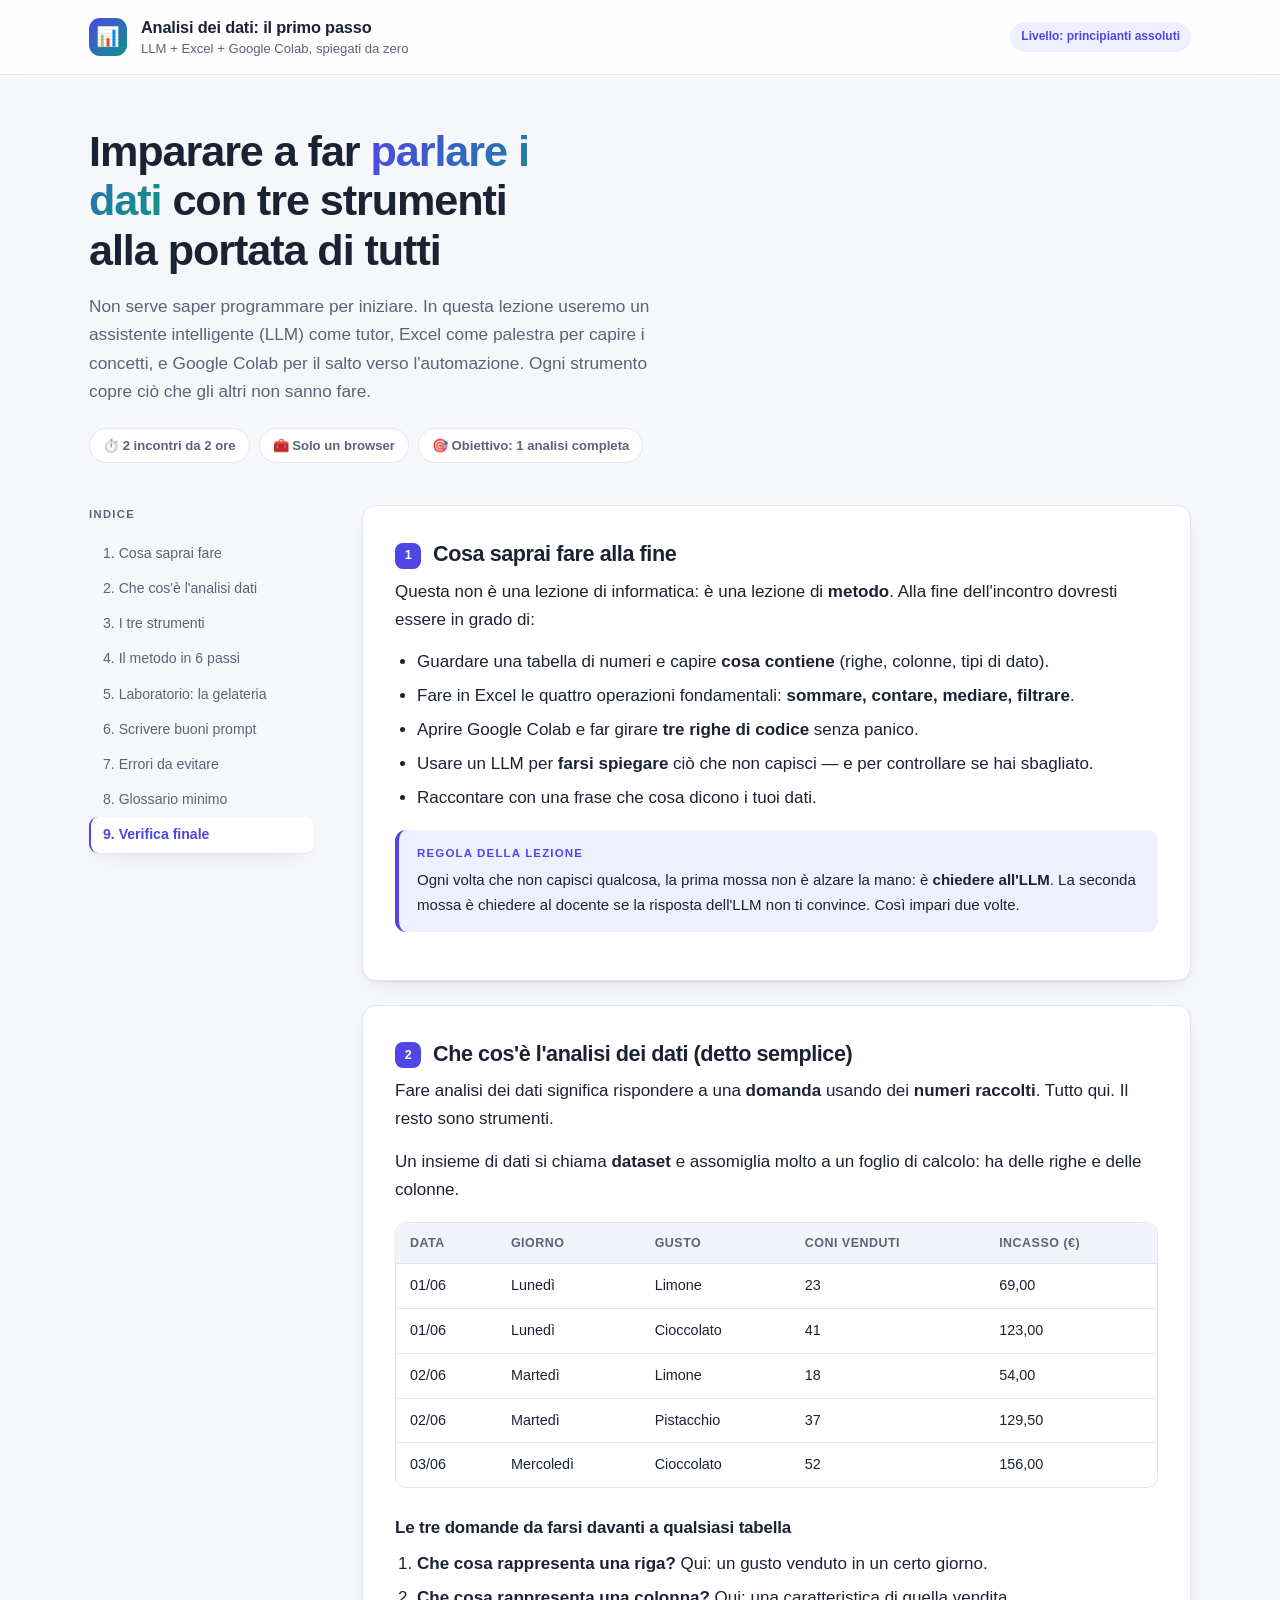
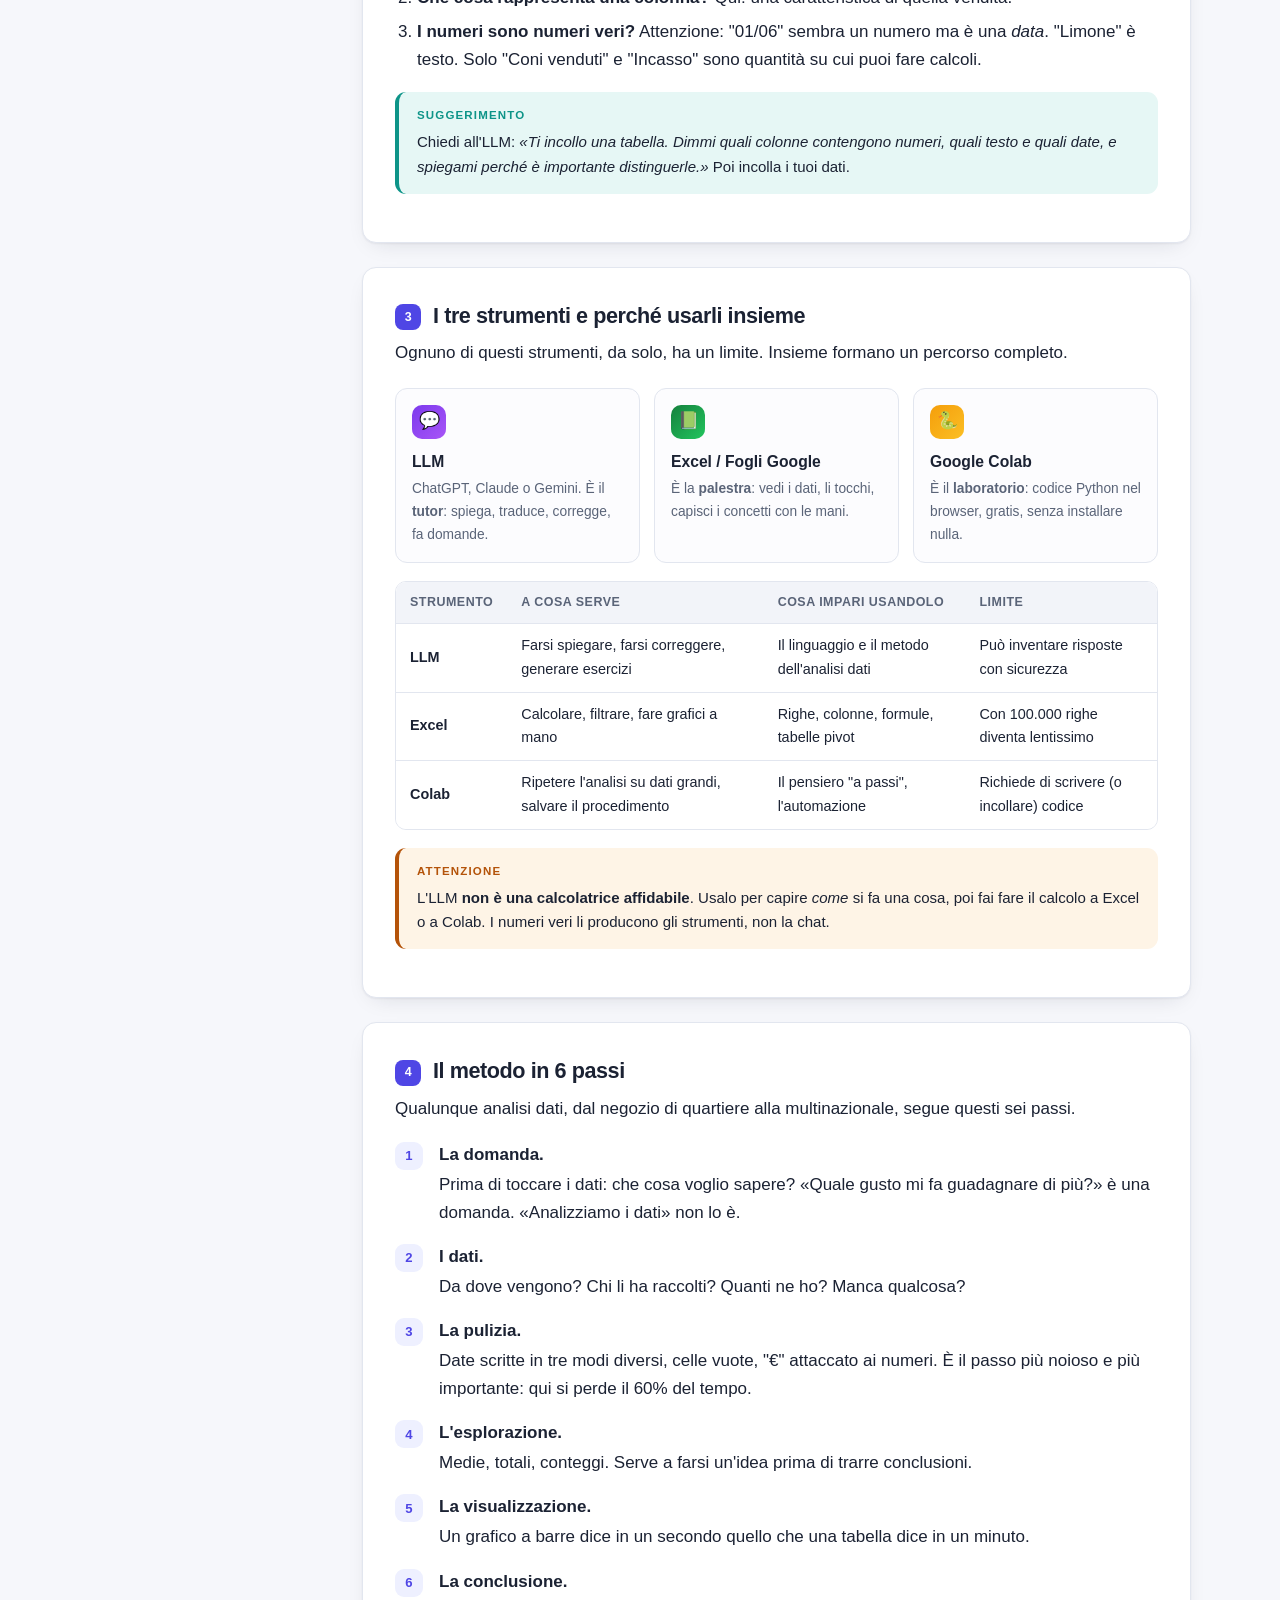
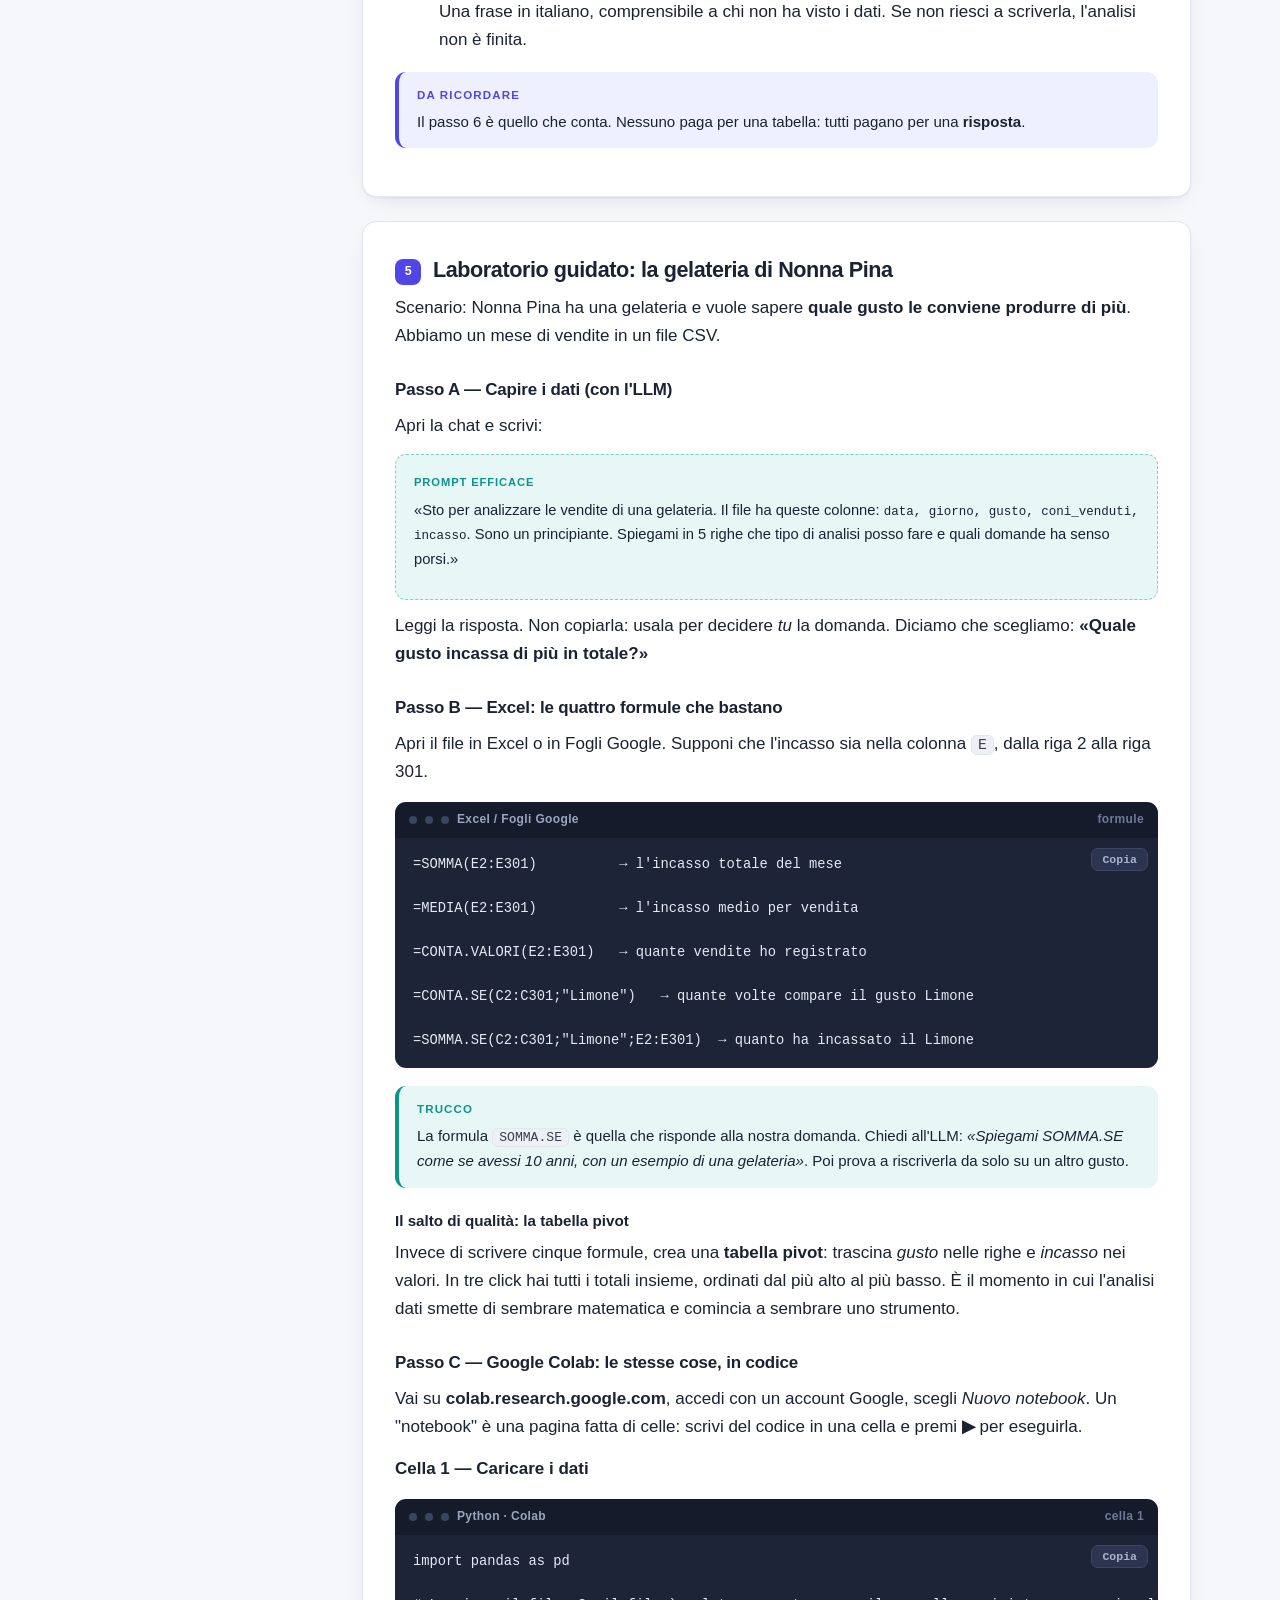
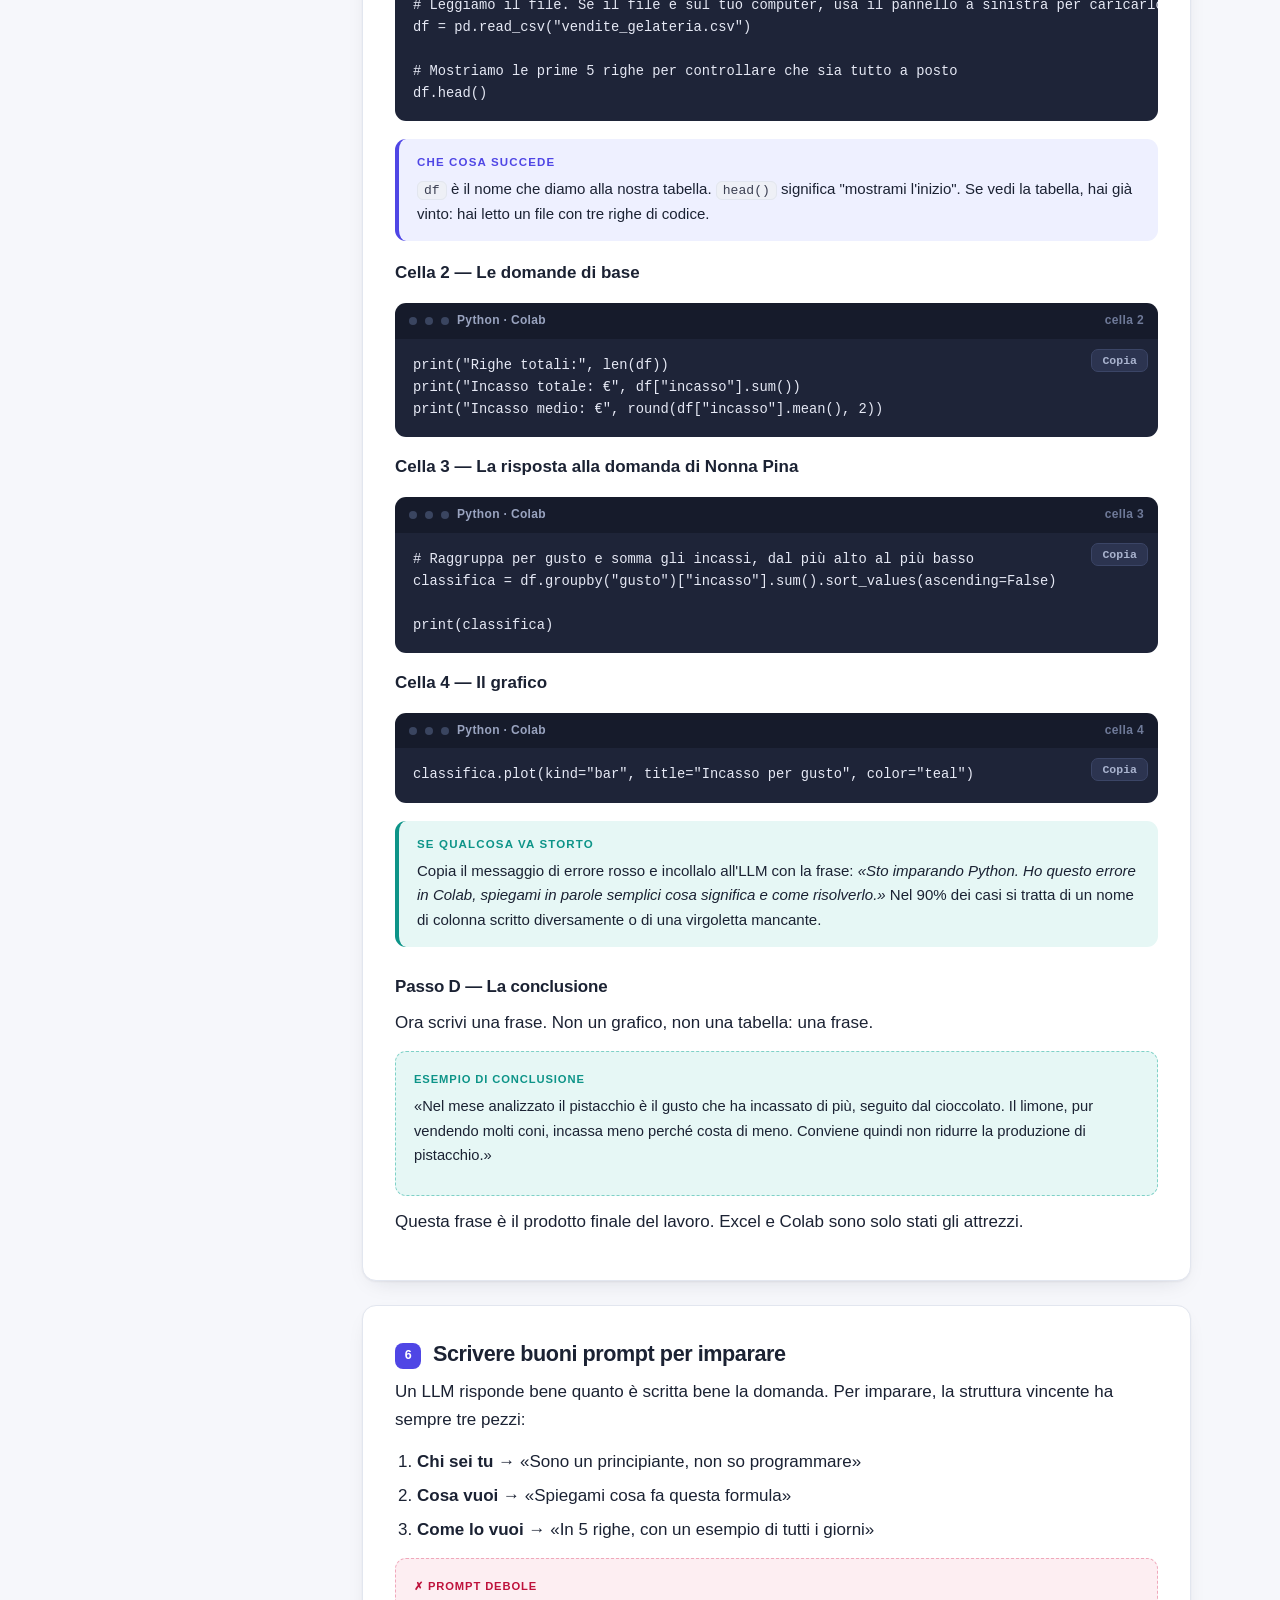
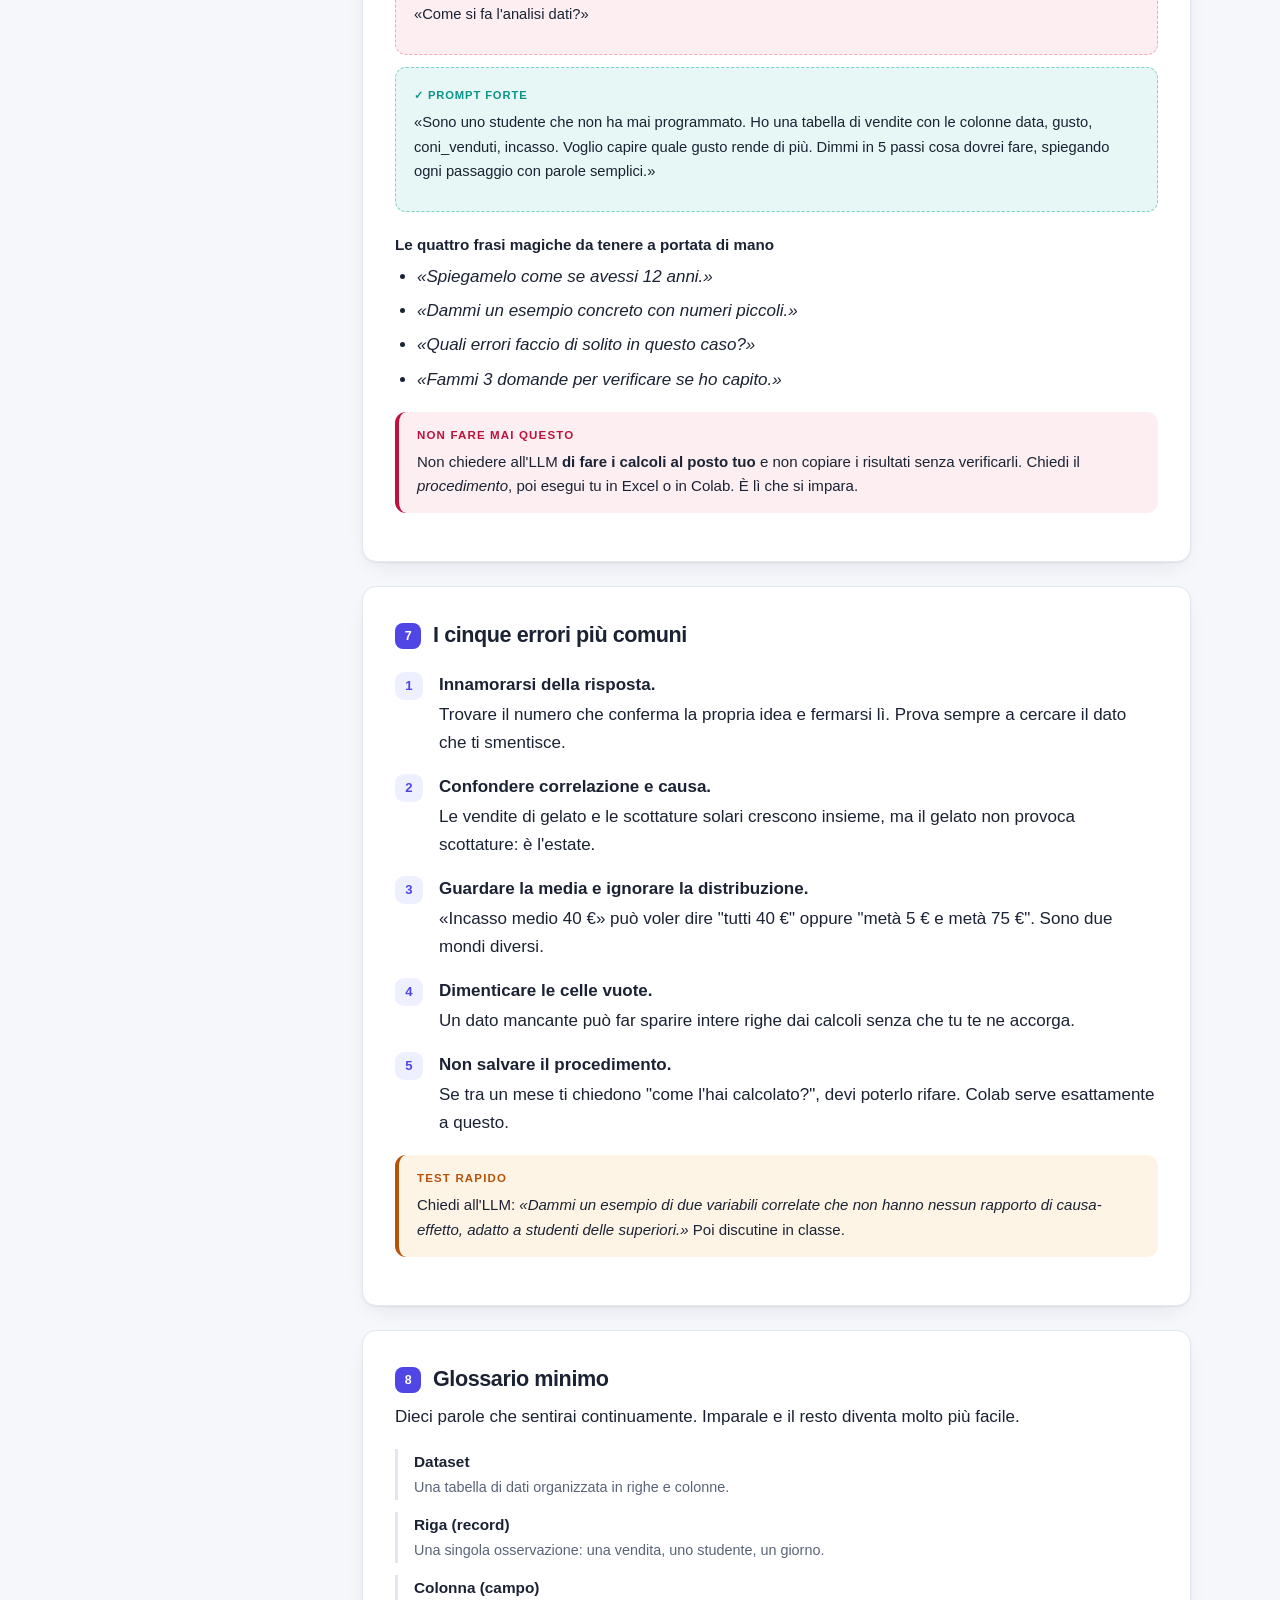
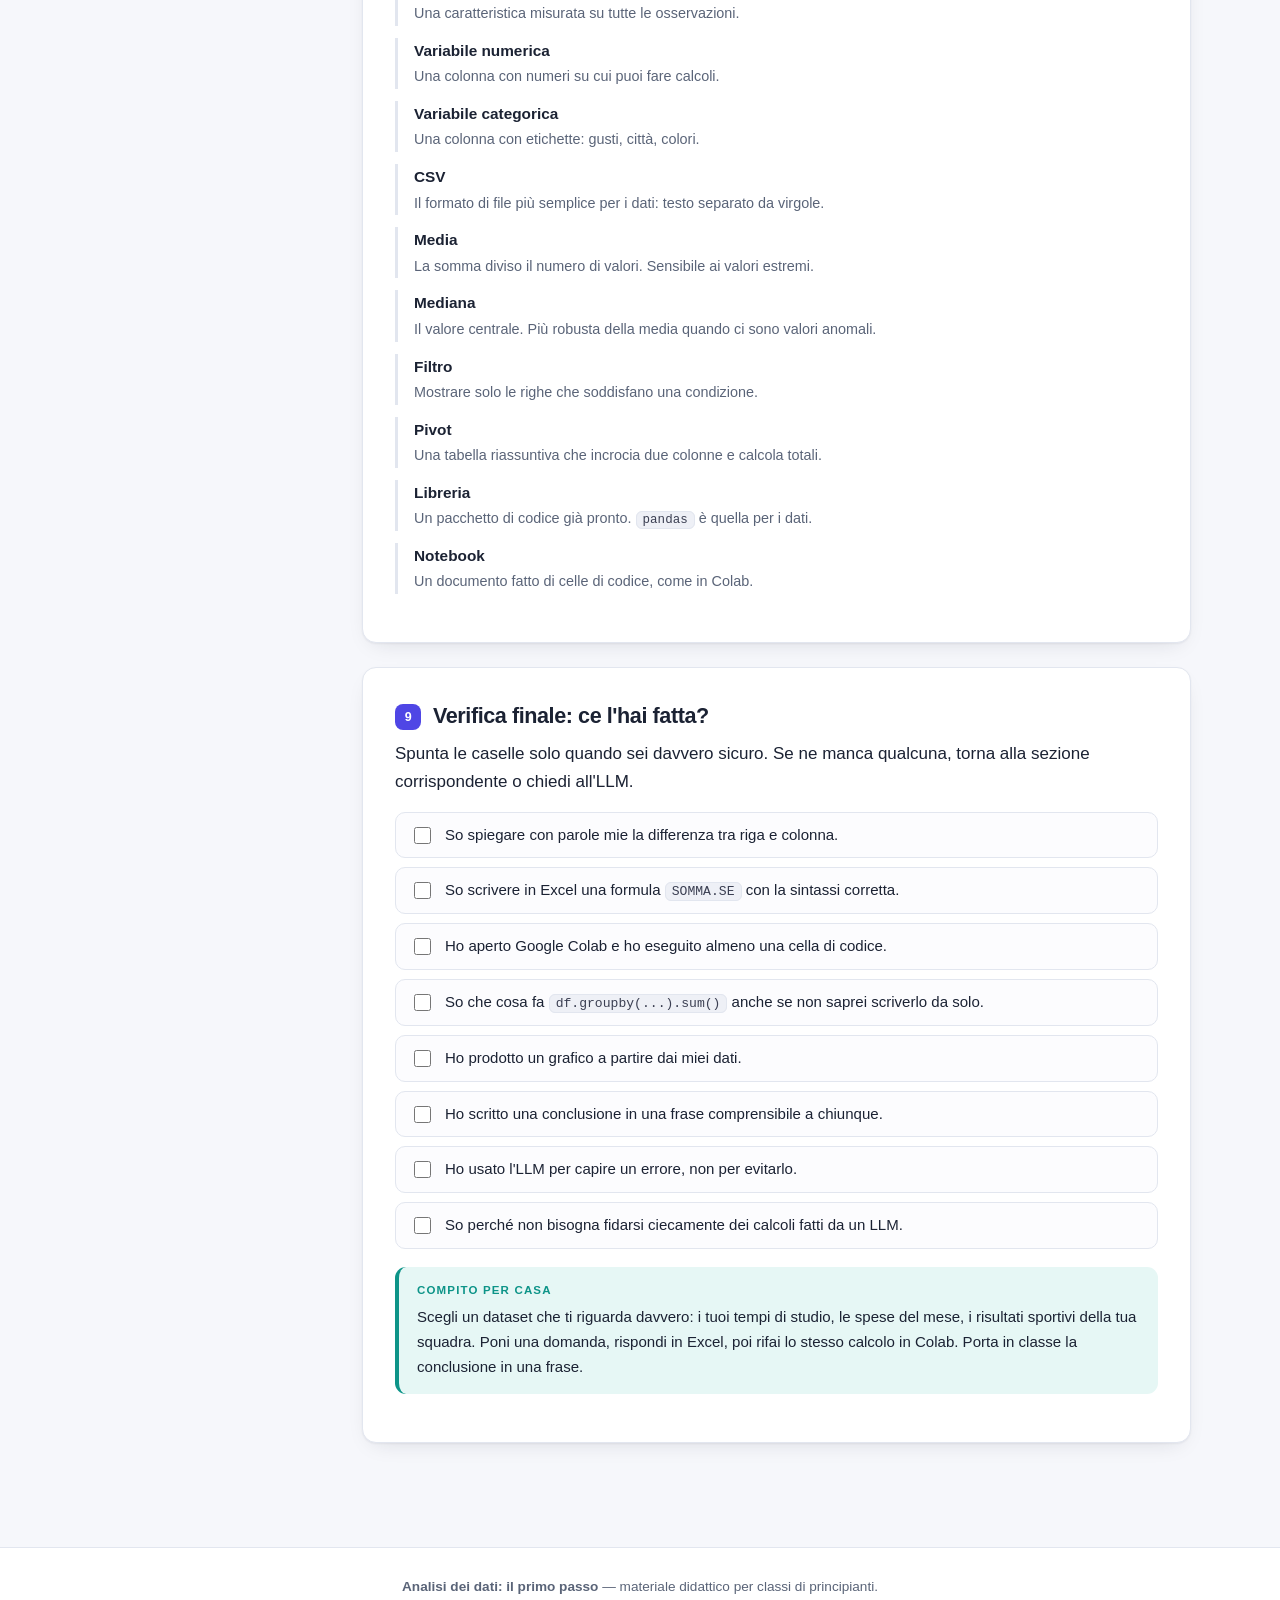
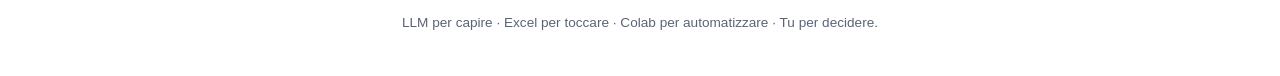
<file: docs/iagol/analisidati.html>
<!DOCTYPE html>
<html lang="it">
<head>
<meta charset="UTF-8">
<meta name="viewport" content="width=device-width, initial-scale=1.0">
<title>Analisi dei dati con LLM, Excel e Google Colab — Lezione per principianti</title>
<style>
  :root{
    --bg:#f6f7fb;
    --card:#ffffff;
    --ink:#1b2233;
    --muted:#5a6478;
    --accent:#4f46e5;
    --accent-soft:#eef0ff;
    --teal:#0d9488;
    --teal-soft:#e6f7f5;
    --amber:#b45309;
    --amber-soft:#fef4e6;
    --rose:#be123c;
    --rose-soft:#fdeef2;
    --border:#e2e6ef;
    --code-bg:#1e2438;
    --radius:14px;
    --shadow:0 1px 2px rgba(20,25,45,.05), 0 8px 24px -12px rgba(20,25,45,.18);
  }

  *{box-sizing:border-box;}

  html{scroll-behavior:smooth;}

  body{
    margin:0;
    background:var(--bg);
    color:var(--ink);
    font-family:-apple-system, BlinkMacSystemFont, "Segoe UI", Roboto, "Helvetica Neue", Arial, sans-serif;
    font-size:17px;
    line-height:1.65;
    -webkit-font-smoothing:antialiased;
  }

  /* ---------- HEADER ---------- */
  header.top{
    position:sticky; top:0; z-index:50;
    background:rgba(255,255,255,.88);
    backdrop-filter:blur(10px);
    border-bottom:1px solid var(--border);
  }
  .top-inner{
    max-width:1150px; margin:0 auto; padding:14px 24px;
    display:flex; align-items:center; gap:14px; flex-wrap:wrap;
  }
  .logo{
    width:38px; height:38px; border-radius:11px; flex:none;
    background:linear-gradient(135deg,var(--accent),var(--teal));
    display:grid; place-items:center; color:#fff; font-weight:700; font-size:19px;
  }
  .top-title{font-weight:700; font-size:1.02rem; letter-spacing:-.01em;}
  .top-sub{font-size:.82rem; color:var(--muted); margin-top:-3px;}
  .badge{
    margin-left:auto; font-size:.75rem; font-weight:600;
    background:var(--accent-soft); color:var(--accent);
    padding:5px 11px; border-radius:999px; white-space:nowrap;
  }

  /* ---------- HERO ---------- */
  .hero{
    max-width:1150px; margin:0 auto; padding:52px 24px 12px;
  }
  .hero h1{
    font-size:clamp(1.8rem, 4.2vw, 2.7rem);
    line-height:1.15; letter-spacing:-.025em; margin:0 0 16px;
    max-width:20ch;
  }
  .hero h1 em{
    font-style:normal;
    background:linear-gradient(120deg,var(--accent),var(--teal));
    -webkit-background-clip:text; background-clip:text; color:transparent;
  }
  .hero p.lead{
    font-size:1.08rem; color:var(--muted); max-width:62ch; margin:0 0 22px;
  }
  .pill-row{display:flex; gap:9px; flex-wrap:wrap;}
  .pill{
    font-size:.82rem; font-weight:600; padding:6px 13px; border-radius:999px;
    background:#fff; border:1px solid var(--border); color:var(--muted);
  }

  /* ---------- LAYOUT ---------- */
  .layout{
    max-width:1150px; margin:0 auto; padding:30px 24px 80px;
    display:grid; grid-template-columns:225px 1fr; gap:48px;
    align-items:start;
  }

  /* ---------- TOC ---------- */
  nav.toc{
    position:sticky; top:86px; align-self:start;
    font-size:.88rem;
  }
  nav.toc .toc-title{
    font-size:.7rem; letter-spacing:.12em; text-transform:uppercase;
    color:var(--muted); font-weight:700; margin-bottom:12px;
  }
  nav.toc a{
    display:block; padding:6px 12px; border-radius:9px;
    color:var(--muted); text-decoration:none; border-left:2px solid transparent;
    transition:.15s;
  }
  nav.toc a:hover{background:#fff; color:var(--ink);}
  nav.toc a.active{
    background:#fff; color:var(--accent); font-weight:600;
    border-left-color:var(--accent); box-shadow:var(--shadow);
  }

  /* ---------- CONTENT ---------- */
  main{min-width:0;}
  section{
    background:var(--card); border:1px solid var(--border);
    border-radius:var(--radius); padding:30px 32px; margin-bottom:24px;
    box-shadow:var(--shadow); scroll-margin-top:90px;
  }
  section > h2{
    font-size:1.35rem; letter-spacing:-.02em; margin:0 0 6px;
    display:flex; align-items:baseline; gap:12px;
  }
  .num{
    flex:none; font-size:.78rem; font-weight:700; color:#fff;
    background:var(--accent); width:26px; height:26px; border-radius:8px;
    display:inline-grid; place-items:center; transform:translateY(-2px);
  }
  h3{font-size:1.06rem; margin:26px 0 8px; letter-spacing:-.01em;}
  h4{font-size:.95rem; margin:20px 0 6px;}
  p{margin:0 0 14px;}
  ul,ol{margin:0 0 14px; padding-left:22px;}
  li{margin-bottom:6px;}
  strong{font-weight:650;}
  code.inline{
    background:#eef0f6; border:1px solid var(--border);
    padding:1px 6px; border-radius:6px;
    font-family:ui-monospace, "SF Mono", Menlo, Consolas, monospace;
    font-size:.87em; color:#3b3f52;
  }

  /* ---------- CALLOUTS ---------- */
  .callout{
    border-radius:11px; padding:14px 18px; margin:18px 0;
    border-left:4px solid; font-size:.94rem;
  }
  .callout p:last-child{margin-bottom:0;}
  .callout .label{
    display:block; font-size:.72rem; font-weight:700;
    letter-spacing:.1em; text-transform:uppercase; margin-bottom:5px;
  }
  .c-info{background:var(--accent-soft); border-color:var(--accent);}
  .c-info .label{color:var(--accent);}
  .c-tip{background:var(--teal-soft); border-color:var(--teal);}
  .c-tip .label{color:var(--teal);}
  .c-warn{background:var(--amber-soft); border-color:var(--amber);}
  .c-warn .label{color:var(--amber);}
  .c-stop{background:var(--rose-soft); border-color:var(--rose);}
  .c-stop .label{color:var(--rose);}

  /* ---------- TOOL CARDS ---------- */
  .tools{display:grid; grid-template-columns:repeat(3,1fr); gap:14px; margin:20px 0 8px;}
  .tool{
    border:1px solid var(--border); border-radius:12px; padding:16px;
    background:#fcfcfe;
  }
  .tool .icon{
    width:34px; height:34px; border-radius:10px; display:grid; place-items:center;
    font-size:17px; margin-bottom:10px; color:#fff;
  }
  .tool h4{margin:0 0 4px; font-size:.98rem;}
  .tool p{font-size:.86rem; color:var(--muted); margin:0;}
  .i-llm{background:linear-gradient(135deg,#7c3aed,#a855f7);}
  .i-xls{background:linear-gradient(135deg,#15803d,#22c55e);}
  .i-col{background:linear-gradient(135deg,#f59e0b,#fbbf24);}

  /* ---------- TABLE ---------- */
  .table-wrap{overflow-x:auto; margin:18px 0; border-radius:11px; border:1px solid var(--border);}
  table{border-collapse:collapse; width:100%; font-size:.9rem; background:#fff;}
  th,td{padding:10px 14px; text-align:left; border-bottom:1px solid var(--border);}
  th{
    background:#f2f4f9; font-weight:650; font-size:.78rem;
    letter-spacing:.04em; text-transform:uppercase; color:var(--muted);
  }
  tbody tr:last-child td{border-bottom:none;}
  tbody tr:hover{background:#fafbff;}

  /* ---------- CODE ---------- */
  .code-block{margin:16px 0;}
  .code-head{
    display:flex; align-items:center; gap:8px;
    background:#161b2b; color:#9aa4c0; font-size:.75rem; font-weight:600;
    padding:8px 14px; border-radius:11px 11px 0 0;
    letter-spacing:.03em;
  }
  .code-head .dot{width:8px;height:8px;border-radius:50%;background:#3a4560;}
  .code-head .lang{margin-left:auto; color:#6f7a99;}
  pre{
    margin:0; background:var(--code-bg); color:#e6e9f5;
    padding:16px 18px; border-radius:0 0 11px 11px;
    overflow-x:auto; position:relative;
    font-family:ui-monospace, "SF Mono", Menlo, Consolas, monospace;
    font-size:.86rem; line-height:1.6;
  }
  pre code{font-family:inherit;}
  .copy-btn{
    position:absolute; top:10px; right:10px;
    background:#2c3450; color:#a9b3ce; border:1px solid #3b4566;
    font-size:.72rem; font-weight:600; padding:4px 10px; border-radius:7px;
    cursor:pointer; transition:.15s; font-family:inherit;
  }
  .copy-btn:hover{background:#3b4566; color:#fff;}

  /* ---------- PROMPT BOX ---------- */
  .prompt{
    border-radius:11px; padding:14px 18px; margin:12px 0; font-size:.92rem;
    border:1px dashed;
  }
  .prompt.good{background:var(--teal-soft); border-color:#7fd1c7;}
  .prompt.bad{background:var(--rose-soft); border-color:#f0a8bb;}
  .prompt .tag{
    display:inline-block; font-size:.7rem; font-weight:700; letter-spacing:.08em;
    text-transform:uppercase; margin-bottom:6px;
  }
  .prompt.good .tag{color:var(--teal);}
  .prompt.bad .tag{color:var(--rose);}
  .prompt code{font-family:ui-monospace, Menlo, monospace; font-size:.85em;}

  /* ---------- STEPS ---------- */
  .steps{counter-reset:s; list-style:none; padding:0; margin:18px 0;}
  .steps li{
    counter-increment:s; position:relative; padding-left:44px; margin-bottom:16px;
  }
  .steps li::before{
    content:counter(s);
    position:absolute; left:0; top:1px;
    width:28px; height:28px; border-radius:9px;
    background:var(--accent-soft); color:var(--accent);
    font-size:.82rem; font-weight:700; display:grid; place-items:center;
  }
  .steps li strong{display:block; margin-bottom:2px;}

  /* ---------- CHECKLIST ---------- */
  .check{list-style:none; padding:0; margin:16px 0;}
  .check li{margin-bottom:9px;}
  .check label{
    display:flex; gap:11px; align-items:flex-start; cursor:pointer;
    padding:10px 14px; border:1px solid var(--border); border-radius:10px;
    background:#fcfcfe; transition:.15s; font-size:.94rem;
  }
  .check label:hover{border-color:#c7cee0;}
  .check input{margin-top:4px; width:17px; height:17px; accent-color:var(--accent); flex:none; cursor:pointer;}
  .check input:checked + span{color:var(--muted); text-decoration:line-through;}

  /* ---------- GLOSSARY ---------- */
  dl.gloss{margin:18px 0; display:grid; gap:12px;}
  dl.gloss div{
    border-left:3px solid var(--border); padding-left:16px;
  }
  dl.gloss dt{font-weight:650; font-size:.96rem;}
  dl.gloss dd{margin:2px 0 0; font-size:.9rem; color:var(--muted);}

  /* ---------- FOOTER ---------- */
  footer{
    border-top:1px solid var(--border); background:#fff;
    padding:28px 24px; text-align:center; color:var(--muted); font-size:.85rem;
  }

  /* ---------- RESPONSIVE ---------- */
  @media (max-width:900px){
    .layout{grid-template-columns:1fr; gap:24px; padding-top:20px;}
    nav.toc{position:static; background:#fff; border:1px solid var(--border);
      border-radius:var(--radius); padding:16px 18px;}
    nav.toc a{border-left:none; padding:5px 0;}
    nav.toc a.active{box-shadow:none; background:transparent; padding-left:0;}
    .tools{grid-template-columns:1fr;}
    section{padding:24px 20px;}
    .hero{padding-top:34px;}
    .badge{margin-left:0;}
  }
</style>
</head>
<body>

<header class="top">
  <div class="top-inner">
    <div class="logo">📊</div>
    <div>
      <div class="top-title">Analisi dei dati: il primo passo</div>
      <div class="top-sub">LLM + Excel + Google Colab, spiegati da zero</div>
    </div>
    <span class="badge">Livello: principianti assoluti</span>
  </div>
</header>

<div class="hero">
  <h1>Imparare a far <em>parlare i dati</em> con tre strumenti alla portata di tutti</h1>
  <p class="lead">
    Non serve saper programmare per iniziare. In questa lezione useremo un assistente
    intelligente (LLM) come tutor, Excel come palestra per capire i concetti, e Google Colab
    per il salto verso l'automazione. Ogni strumento copre ciò che gli altri non sanno fare.
  </p>
  <div class="pill-row">
    <span class="pill">⏱️ 2 incontri da 2 ore</span>
    <span class="pill">🧰 Solo un browser</span>
    <span class="pill">🎯 Obiettivo: 1 analisi completa</span>
  </div>
</div>

<div class="layout">

  <!-- ================= TOC ================= -->
  <nav class="toc" aria-label="Indice della lezione">
    <div class="toc-title">Indice</div>
    <a href="#obiettivi">1. Cosa saprai fare</a>
    <a href="#cos-e">2. Che cos'è l'analisi dati</a>
    <a href="#strumenti">3. I tre strumenti</a>
    <a href="#metodo">4. Il metodo in 6 passi</a>
    <a href="#lab">5. Laboratorio: la gelateria</a>
    <a href="#prompt">6. Scrivere buoni prompt</a>
    <a href="#errori">7. Errori da evitare</a>
    <a href="#glossario">8. Glossario minimo</a>
    <a href="#verifica">9. Verifica finale</a>
  </nav>

  <!-- ================= MAIN ================= -->
  <main>

    <!-- ---------- 1 ---------- -->
    <section id="obiettivi">
      <h2><span class="num">1</span> Cosa saprai fare alla fine</h2>
      <p>Questa non è una lezione di informatica: è una lezione di <strong>metodo</strong>.
      Alla fine dell'incontro dovresti essere in grado di:</p>
      <ul>
        <li>Guardare una tabella di numeri e capire <strong>cosa contiene</strong> (righe, colonne, tipi di dato).</li>
        <li>Fare in Excel le quattro operazioni fondamentali: <strong>sommare, contare, mediare, filtrare</strong>.</li>
        <li>Aprire Google Colab e far girare <strong>tre righe di codice</strong> senza panico.</li>
        <li>Usare un LLM per <strong>farsi spiegare</strong> ciò che non capisci — e per controllare se hai sbagliato.</li>
        <li>Raccontare con una frase che cosa dicono i tuoi dati.</li>
      </ul>

      <div class="callout c-info">
        <span class="label">Regola della lezione</span>
        <p>Ogni volta che non capisci qualcosa, la prima mossa non è alzare la mano: è
        <strong>chiedere all'LLM</strong>. La seconda mossa è chiedere al docente se la risposta
        dell'LLM non ti convince. Così impari due volte.</p>
      </div>
    </section>

    <!-- ---------- 2 ---------- -->
    <section id="cos-e">
      <h2><span class="num">2</span> Che cos'è l'analisi dei dati (detto semplice)</h2>

      <p>Fare analisi dei dati significa rispondere a una <strong>domanda</strong> usando dei
      <strong>numeri raccolti</strong>. Tutto qui. Il resto sono strumenti.</p>

      <p>Un insieme di dati si chiama <strong>dataset</strong> e assomiglia molto a un foglio
      di calcolo: ha delle righe e delle colonne.</p>

      <div class="table-wrap">
        <table>
          <caption class="sr-only" style="position:absolute;left:-9999px;">Esempio di dataset</caption>
          <thead>
            <tr><th>Data</th><th>Giorno</th><th>Gusto</th><th>Coni venduti</th><th>Incasso (€)</th></tr>
          </thead>
          <tbody>
            <tr><td>01/06</td><td>Lunedì</td><td>Limone</td><td>23</td><td>69,00</td></tr>
            <tr><td>01/06</td><td>Lunedì</td><td>Cioccolato</td><td>41</td><td>123,00</td></tr>
            <tr><td>02/06</td><td>Martedì</td><td>Limone</td><td>18</td><td>54,00</td></tr>
            <tr><td>02/06</td><td>Martedì</td><td>Pistacchio</td><td>37</td><td>129,50</td></tr>
            <tr><td>03/06</td><td>Mercoledì</td><td>Cioccolato</td><td>52</td><td>156,00</td></tr>
          </tbody>
        </table>
      </div>

      <h3>Le tre domande da farsi davanti a qualsiasi tabella</h3>
      <ol>
        <li><strong>Che cosa rappresenta una riga?</strong> Qui: un gusto venduto in un certo giorno.</li>
        <li><strong>Che cosa rappresenta una colonna?</strong> Qui: una caratteristica di quella vendita.</li>
        <li><strong>I numeri sono numeri veri?</strong> Attenzione: "01/06" sembra un numero ma è una <em>data</em>. "Limone" è testo. Solo "Coni venduti" e "Incasso" sono quantità su cui puoi fare calcoli.</li>
      </ol>

      <div class="callout c-tip">
        <span class="label">Suggerimento</span>
        <p>Chiedi all'LLM: <em>«Ti incollo una tabella. Dimmi quali colonne contengono numeri,
        quali testo e quali date, e spiegami perché è importante distinguerle.»</em> Poi incolla
        i tuoi dati.</p>
      </div>
    </section>

    <!-- ---------- 3 ---------- -->
    <section id="strumenti">
      <h2><span class="num">3</span> I tre strumenti e perché usarli insieme</h2>

      <p>Ognuno di questi strumenti, da solo, ha un limite. Insieme formano un percorso completo.</p>

      <div class="tools">
        <div class="tool">
          <div class="icon i-llm">💬</div>
          <h4>LLM</h4>
          <p>ChatGPT, Claude o Gemini. È il <strong>tutor</strong>: spiega, traduce, corregge, fa domande.</p>
        </div>
        <div class="tool">
          <div class="icon i-xls">📗</div>
          <h4>Excel / Fogli Google</h4>
          <p>È la <strong>palestra</strong>: vedi i dati, li tocchi, capisci i concetti con le mani.</p>
        </div>
        <div class="tool">
          <div class="icon i-col">🐍</div>
          <h4>Google Colab</h4>
          <p>È il <strong>laboratorio</strong>: codice Python nel browser, gratis, senza installare nulla.</p>
        </div>
      </div>

      <div class="table-wrap">
        <table>
          <thead>
            <tr><th>Strumento</th><th>A cosa serve</th><th>Cosa impari usandolo</th><th>Limite</th></tr>
          </thead>
          <tbody>
            <tr>
              <td><strong>LLM</strong></td>
              <td>Farsi spiegare, farsi correggere, generare esercizi</td>
              <td>Il linguaggio e il metodo dell'analisi dati</td>
              <td>Può inventare risposte con sicurezza</td>
            </tr>
            <tr>
              <td><strong>Excel</strong></td>
              <td>Calcolare, filtrare, fare grafici a mano</td>
              <td>Righe, colonne, formule, tabelle pivot</td>
              <td>Con 100.000 righe diventa lentissimo</td>
            </tr>
            <tr>
              <td><strong>Colab</strong></td>
              <td>Ripetere l'analisi su dati grandi, salvare il procedimento</td>
              <td>Il pensiero "a passi", l'automazione</td>
              <td>Richiede di scrivere (o incollare) codice</td>
            </tr>
          </tbody>
        </table>
      </div>

      <div class="callout c-warn">
        <span class="label">Attenzione</span>
        <p>L'LLM <strong>non è una calcolatrice affidabile</strong>. Usalo per capire
        <em>come</em> si fa una cosa, poi fai fare il calcolo a Excel o a Colab. I numeri
        veri li producono gli strumenti, non la chat.</p>
      </div>
    </section>

    <!-- ---------- 4 ---------- -->
    <section id="metodo">
      <h2><span class="num">4</span> Il metodo in 6 passi</h2>
      <p>Qualunque analisi dati, dal negozio di quartiere alla multinazionale, segue questi sei passi.</p>

      <ol class="steps">
        <li><strong>La domanda.</strong> Prima di toccare i dati: che cosa voglio sapere?
        «Quale gusto mi fa guadagnare di più?» è una domanda. «Analizziamo i dati» non lo è.</li>

        <li><strong>I dati.</strong> Da dove vengono? Chi li ha raccolti? Quanti ne ho? Manca qualcosa?</li>

        <li><strong>La pulizia.</strong> Date scritte in tre modi diversi, celle vuote, "€" attaccato ai numeri.
        È il passo più noioso e più importante: qui si perde il 60% del tempo.</li>

        <li><strong>L'esplorazione.</strong> Medie, totali, conteggi. Serve a farsi un'idea prima di trarre conclusioni.</li>

        <li><strong>La visualizzazione.</strong> Un grafico a barre dice in un secondo quello che una tabella dice in un minuto.</li>

        <li><strong>La conclusione.</strong> Una frase in italiano, comprensibile a chi non ha visto i dati.
        Se non riesci a scriverla, l'analisi non è finita.</li>
      </ol>

      <div class="callout c-info">
        <span class="label">Da ricordare</span>
        <p>Il passo 6 è quello che conta. Nessuno paga per una tabella: tutti pagano per una
        <strong>risposta</strong>.</p>
      </div>
    </section>

    <!-- ---------- 5 ---------- -->
    <section id="lab">
      <h2><span class="num">5</span> Laboratorio guidato: la gelateria di Nonna Pina</h2>

      <p>Scenario: Nonna Pina ha una gelateria e vuole sapere <strong>quale gusto le conviene
      produrre di più</strong>. Abbiamo un mese di vendite in un file CSV.</p>

      <h3>Passo A — Capire i dati (con l'LLM)</h3>
      <p>Apri la chat e scrivi:</p>
      <div class="prompt good">
        <span class="tag">Prompt efficace</span>
        <p>«Sto per analizzare le vendite di una gelateria. Il file ha queste colonne:
        <code>data, giorno, gusto, coni_venduti, incasso</code>. Sono un principiante.
        Spiegami in 5 righe che tipo di analisi posso fare e quali domande ha senso porsi.»</p>
      </div>
      <p>Leggi la risposta. Non copiarla: usala per decidere <em>tu</em> la domanda.
      Diciamo che scegliamo: <strong>«Quale gusto incassa di più in totale?»</strong></p>

      <h3>Passo B — Excel: le quattro formule che bastano</h3>
      <p>Apri il file in Excel o in Fogli Google. Supponi che l'incasso sia nella colonna
      <code class="inline">E</code>, dalla riga 2 alla riga 301.</p>

      <div class="code-block">
        <div class="code-head"><span class="dot"></span><span class="dot"></span><span class="dot"></span>
          Excel / Fogli Google <span class="lang">formule</span></div>
<pre><code>=SOMMA(E2:E301)          → l'incasso totale del mese

=MEDIA(E2:E301)          → l'incasso medio per vendita

=CONTA.VALORI(E2:E301)   → quante vendite ho registrato

=CONTA.SE(C2:C301;"Limone")   → quante volte compare il gusto Limone

=SOMMA.SE(C2:C301;"Limone";E2:E301)  → quanto ha incassato il Limone</code></pre>
      </div>

      <div class="callout c-tip">
        <span class="label">Trucco</span>
        <p>La formula <code class="inline">SOMMA.SE</code> è quella che risponde alla nostra
        domanda. Chiedi all'LLM: <em>«Spiegami SOMMA.SE come se avessi 10 anni, con un esempio
        di una gelateria»</em>. Poi prova a riscriverla da solo su un altro gusto.</p>
      </div>

      <h4>Il salto di qualità: la tabella pivot</h4>
      <p>Invece di scrivere cinque formule, crea una <strong>tabella pivot</strong>:
      trascina <em>gusto</em> nelle righe e <em>incasso</em> nei valori. In tre click hai
      tutti i totali insieme, ordinati dal più alto al più basso. È il momento in cui
      l'analisi dati smette di sembrare matematica e comincia a sembrare uno strumento.</p>

      <h3>Passo C — Google Colab: le stesse cose, in codice</h3>
      <p>Vai su <strong>colab.research.google.com</strong>, accedi con un account Google,
      scegli <em>Nuovo notebook</em>. Un "notebook" è una pagina fatta di celle: scrivi
      del codice in una cella e premi <strong>▶</strong> per eseguirla.</p>

      <p><strong>Cella 1 — Caricare i dati</strong></p>
      <div class="code-block">
        <div class="code-head"><span class="dot"></span><span class="dot"></span><span class="dot"></span>
          Python · Colab <span class="lang">cella 1</span></div>
<pre><code>import pandas as pd

# Leggiamo il file. Se il file è sul tuo computer, usa il pannello a sinistra per caricarlo.
df = pd.read_csv("vendite_gelateria.csv")

# Mostriamo le prime 5 righe per controllare che sia tutto a posto
df.head()</code></pre>
      </div>

      <div class="callout c-info">
        <span class="label">Che cosa succede</span>
        <p><code class="inline">df</code> è il nome che diamo alla nostra tabella.
        <code class="inline">head()</code> significa "mostrami l'inizio". Se vedi la tabella,
        hai già vinto: hai letto un file con tre righe di codice.</p>
      </div>

      <p><strong>Cella 2 — Le domande di base</strong></p>
      <div class="code-block">
        <div class="code-head"><span class="dot"></span><span class="dot"></span><span class="dot"></span>
          Python · Colab <span class="lang">cella 2</span></div>
<pre><code>print("Righe totali:", len(df))
print("Incasso totale: €", df["incasso"].sum())
print("Incasso medio: €", round(df["incasso"].mean(), 2))</code></pre>
      </div>

      <p><strong>Cella 3 — La risposta alla domanda di Nonna Pina</strong></p>
      <div class="code-block">
        <div class="code-head"><span class="dot"></span><span class="dot"></span><span class="dot"></span>
          Python · Colab <span class="lang">cella 3</span></div>
<pre><code># Raggruppa per gusto e somma gli incassi, dal più alto al più basso
classifica = df.groupby("gusto")["incasso"].sum().sort_values(ascending=False)

print(classifica)</code></pre>
      </div>

      <p><strong>Cella 4 — Il grafico</strong></p>
      <div class="code-block">
        <div class="code-head"><span class="dot"></span><span class="dot"></span><span class="dot"></span>
          Python · Colab <span class="lang">cella 4</span></div>
<pre><code>classifica.plot(kind="bar", title="Incasso per gusto", color="teal")</code></pre>
      </div>

      <div class="callout c-tip">
        <span class="label">Se qualcosa va storto</span>
        <p>Copia il messaggio di errore rosso e incollalo all'LLM con la frase:
        <em>«Sto imparando Python. Ho questo errore in Colab, spiegami in parole semplici
        cosa significa e come risolverlo.»</em> Nel 90% dei casi si tratta di un nome di
        colonna scritto diversamente o di una virgoletta mancante.</p>
      </div>

      <h3>Passo D — La conclusione</h3>
      <p>Ora scrivi una frase. Non un grafico, non una tabella: una frase.</p>
      <div class="prompt good">
        <span class="tag">Esempio di conclusione</span>
        <p>«Nel mese analizzato il pistacchio è il gusto che ha incassato di più, seguito dal
        cioccolato. Il limone, pur vendendo molti coni, incassa meno perché costa di meno.
        Conviene quindi non ridurre la produzione di pistacchio.»</p>
      </div>
      <p>Questa frase è il prodotto finale del lavoro. Excel e Colab sono solo stati gli attrezzi.</p>
    </section>

    <!-- ---------- 6 ---------- -->
    <section id="prompt">
      <h2><span class="num">6</span> Scrivere buoni prompt per imparare</h2>

      <p>Un LLM risponde bene quanto è scritta bene la domanda. Per imparare, la struttura
      vincente ha sempre tre pezzi:</p>
      <ol>
        <li><strong>Chi sei tu</strong> → «Sono un principiante, non so programmare»</li>
        <li><strong>Cosa vuoi</strong> → «Spiegami cosa fa questa formula»</li>
        <li><strong>Come lo vuoi</strong> → «In 5 righe, con un esempio di tutti i giorni»</li>
      </ol>

      <div class="prompt bad">
        <span class="tag">✗ Prompt debole</span>
        <p>«Come si fa l'analisi dati?»</p>
      </div>

      <div class="prompt good">
        <span class="tag">✓ Prompt forte</span>
        <p>«Sono uno studente che non ha mai programmato. Ho una tabella di vendite con le
        colonne data, gusto, coni_venduti, incasso. Voglio capire quale gusto rende di più.
        Dimmi in 5 passi cosa dovrei fare, spiegando ogni passaggio con parole semplici.»</p>
      </div>

      <h4>Le quattro frasi magiche da tenere a portata di mano</h4>
      <ul>
        <li><em>«Spiegamelo come se avessi 12 anni.»</em></li>
        <li><em>«Dammi un esempio concreto con numeri piccoli.»</em></li>
        <li><em>«Quali errori faccio di solito in questo caso?»</em></li>
        <li><em>«Fammi 3 domande per verificare se ho capito.»</em></li>
      </ul>

      <div class="callout c-stop">
        <span class="label">Non fare mai questo</span>
        <p>Non chiedere all'LLM <strong>di fare i calcoli al posto tuo</strong> e non copiare
        i risultati senza verificarli. Chiedi il <em>procedimento</em>, poi esegui tu in Excel
        o in Colab. È lì che si impara.</p>
      </div>
    </section>

    <!-- ---------- 7 ---------- -->
    <section id="errori">
      <h2><span class="num">7</span> I cinque errori più comuni</h2>

      <ol class="steps">
        <li><strong>Innamorarsi della risposta.</strong> Trovare il numero che conferma la
        propria idea e fermarsi lì. Prova sempre a cercare il dato che ti smentisce.</li>

        <li><strong>Confondere correlazione e causa.</strong> Le vendite di gelato e le
        scottature solari crescono insieme, ma il gelato non provoca scottature: è l'estate.</li>

        <li><strong>Guardare la media e ignorare la distribuzione.</strong> «Incasso medio 40 €»
        può voler dire "tutti 40 €" oppure "metà 5 € e metà 75 €". Sono due mondi diversi.</li>

        <li><strong>Dimenticare le celle vuote.</strong> Un dato mancante può far sparire intere
        righe dai calcoli senza che tu te ne accorga.</li>

        <li><strong>Non salvare il procedimento.</strong> Se tra un mese ti chiedono "come
        l'hai calcolato?", devi poterlo rifare. Colab serve esattamente a questo.</li>
      </ol>

      <div class="callout c-warn">
        <span class="label">Test rapido</span>
        <p>Chiedi all'LLM: <em>«Dammi un esempio di due variabili correlate che non hanno
        nessun rapporto di causa-effetto, adatto a studenti delle superiori.»</em> Poi
        discutine in classe.</p>
      </div>
    </section>

    <!-- ---------- 8 ---------- -->
    <section id="glossario">
      <h2><span class="num">8</span> Glossario minimo</h2>
      <p>Dieci parole che sentirai continuamente. Imparale e il resto diventa molto più facile.</p>

      <dl class="gloss">
        <div><dt>Dataset</dt><dd>Una tabella di dati organizzata in righe e colonne.</dd></div>
        <div><dt>Riga (record)</dt><dd>Una singola osservazione: una vendita, uno studente, un giorno.</dd></div>
        <div><dt>Colonna (campo)</dt><dd>Una caratteristica misurata su tutte le osservazioni.</dd></div>
        <div><dt>Variabile numerica</dt><dd>Una colonna con numeri su cui puoi fare calcoli.</dd></div>
        <div><dt>Variabile categorica</dt><dd>Una colonna con etichette: gusti, città, colori.</dd></div>
        <div><dt>CSV</dt><dd>Il formato di file più semplice per i dati: testo separato da virgole.</dd></div>
        <div><dt>Media</dt><dd>La somma diviso il numero di valori. Sensibile ai valori estremi.</dd></div>
        <div><dt>Mediana</dt><dd>Il valore centrale. Più robusta della media quando ci sono valori anomali.</dd></div>
        <div><dt>Filtro</dt><dd>Mostrare solo le righe che soddisfano una condizione.</dd></div>
        <div><dt>Pivot</dt><dd>Una tabella riassuntiva che incrocia due colonne e calcola totali.</dd></div>
        <div><dt>Libreria</dt><dd>Un pacchetto di codice già pronto. <code class="inline">pandas</code> è quella per i dati.</dd></div>
        <div><dt>Notebook</dt><dd>Un documento fatto di celle di codice, come in Colab.</dd></div>
      </dl>
    </section>

    <!-- ---------- 9 ---------- -->
    <section id="verifica">
      <h2><span class="num">9</span> Verifica finale: ce l'hai fatta?</h2>
      <p>Spunta le caselle solo quando sei davvero sicuro. Se ne manca qualcuna, torna alla
      sezione corrispondente o chiedi all'LLM.</p>

      <ul class="check">
        <li><label><input type="checkbox"><span>So spiegare con parole mie la differenza tra riga e colonna.</span></label></li>
        <li><label><input type="checkbox"><span>So scrivere in Excel una formula <code class="inline">SOMMA.SE</code> con la sintassi corretta.</span></label></li>
        <li><label><input type="checkbox"><span>Ho aperto Google Colab e ho eseguito almeno una cella di codice.</span></label></li>
        <li><label><input type="checkbox"><span>So che cosa fa <code class="inline">df.groupby(...).sum()</code> anche se non saprei scriverlo da solo.</span></label></li>
        <li><label><input type="checkbox"><span>Ho prodotto un grafico a partire dai miei dati.</span></label></li>
        <li><label><input type="checkbox"><span>Ho scritto una conclusione in una frase comprensibile a chiunque.</span></label></li>
        <li><label><input type="checkbox"><span>Ho usato l'LLM per capire un errore, non per evitarlo.</span></label></li>
        <li><label><input type="checkbox"><span>So perché non bisogna fidarsi ciecamente dei calcoli fatti da un LLM.</span></label></li>
      </ul>

      <div class="callout c-tip">
        <span class="label">Compito per casa</span>
        <p>Scegli un dataset che ti riguarda davvero: i tuoi tempi di studio, le spese del mese,
        i risultati sportivi della tua squadra. Poni una domanda, rispondi in Excel, poi rifai
        lo stesso calcolo in Colab. Porta in classe la conclusione in una frase.</p>
      </div>
    </section>

  </main>
</div>

<footer>
  <p><strong>Analisi dei dati: il primo passo</strong> — materiale didattico per classi di principianti.</p>
  <p>LLM per capire · Excel per toccare · Colab per automatizzare · Tu per decidere.</p>
</footer>

<script>
  // ---- Pulsante "Copia" per ogni blocco di codice ----
  document.querySelectorAll("pre").forEach(function (pre) {
    const btn = document.createElement("button");
    btn.className = "copy-btn";
    btn.type = "button";
    btn.textContent = "Copia";
    btn.addEventListener("click", function () {
      const testo = pre.querySelector("code").innerText;
      const fatto = function () {
        btn.textContent = "Copiato ✓";
        setTimeout(function () { btn.textContent = "Copia"; }, 1500);
      };
      if (navigator.clipboard && navigator.clipboard.writeText) {
        navigator.clipboard.writeText(testo).then(fatto).catch(function () {
          btn.textContent = "Errore";
          setTimeout(function () { btn.textContent = "Copia"; }, 1500);
        });
      } else {
        // Ripiego per browser vecchi o contesti non sicuri
        const ta = document.createElement("textarea");
        ta.value = testo;
        document.body.appendChild(ta);
        ta.select();
        try { document.execCommand("copy"); fatto(); } catch (e) { btn.textContent = "Errore"; }
        document.body.removeChild(ta);
      }
    });
    pre.appendChild(btn);
  });

  // ---- Evidenzia la voce di indice della sezione visibile ----
  const links = Array.from(document.querySelectorAll("nav.toc a"));
  const sezioni = links
    .map(function (a) { return document.querySelector(a.getAttribute("href")); })
    .filter(Boolean);

  if ("IntersectionObserver" in window && sezioni.length) {
    const obs = new IntersectionObserver(function (entries) {
      entries.forEach(function (entry) {
        if (entry.isIntersecting) {
          links.forEach(function (a) { a.classList.remove("active"); });
          const attivo = links.find(function (a) {
            return a.getAttribute("href") === "#" + entry.target.id;
          });
          if (attivo) attivo.classList.add("active");
        }
      });
    }, { rootMargin: "-90px 0px -70% 0px", threshold: 0 });

    sezioni.forEach(function (s) { obs.observe(s); });
  }
</script>

</body>
</html>
</file>
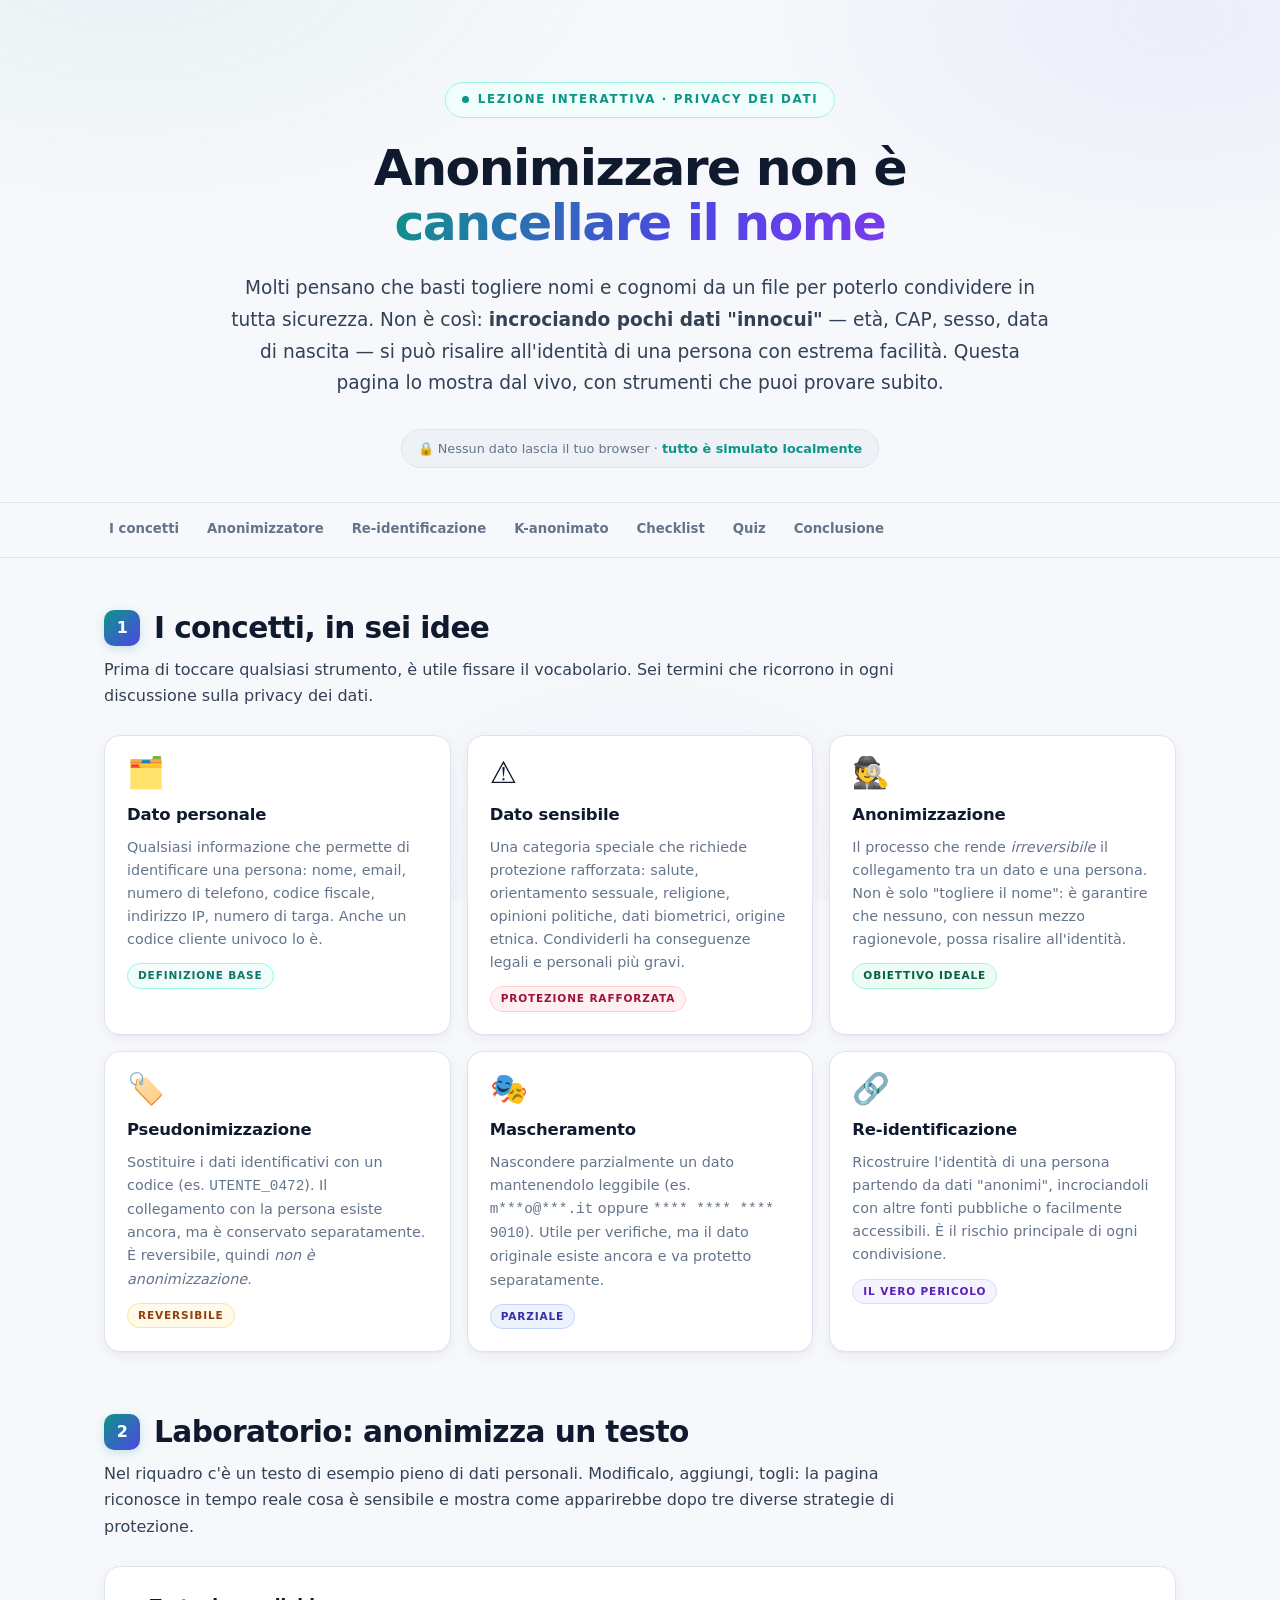
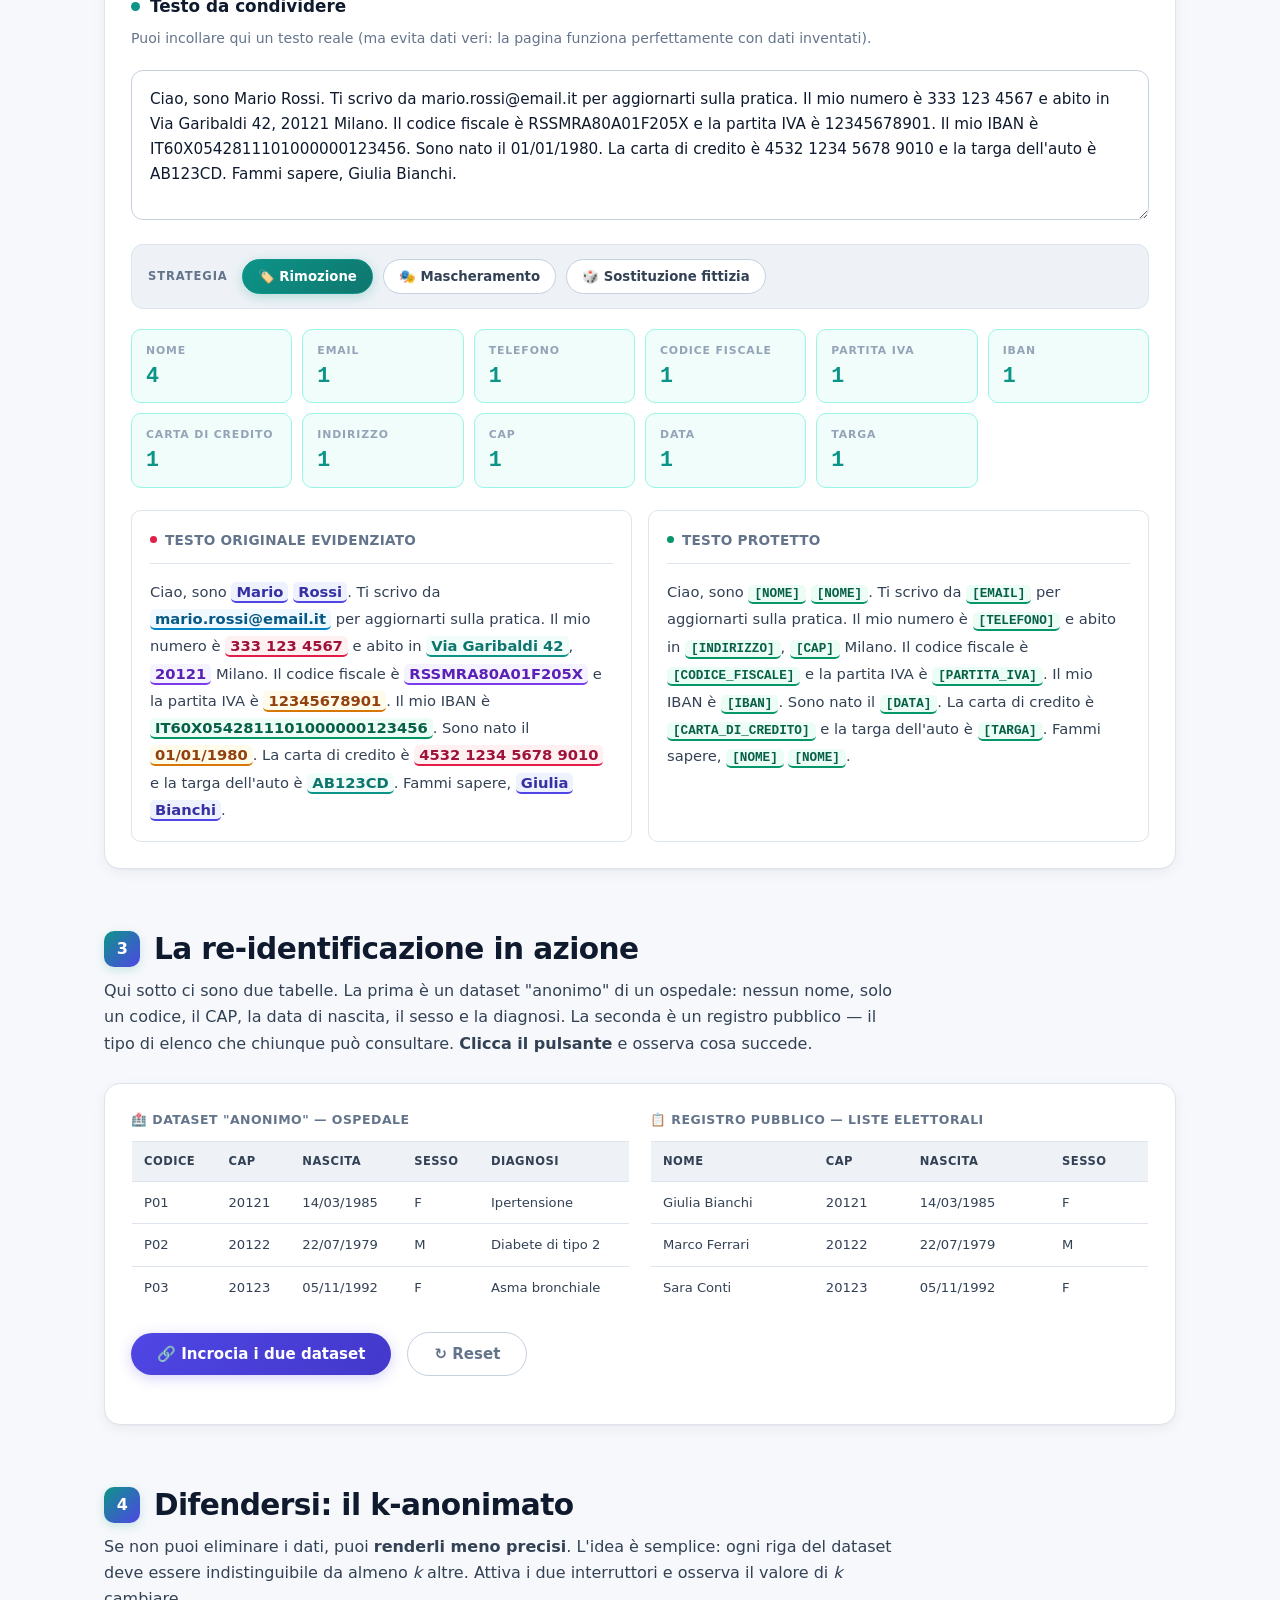
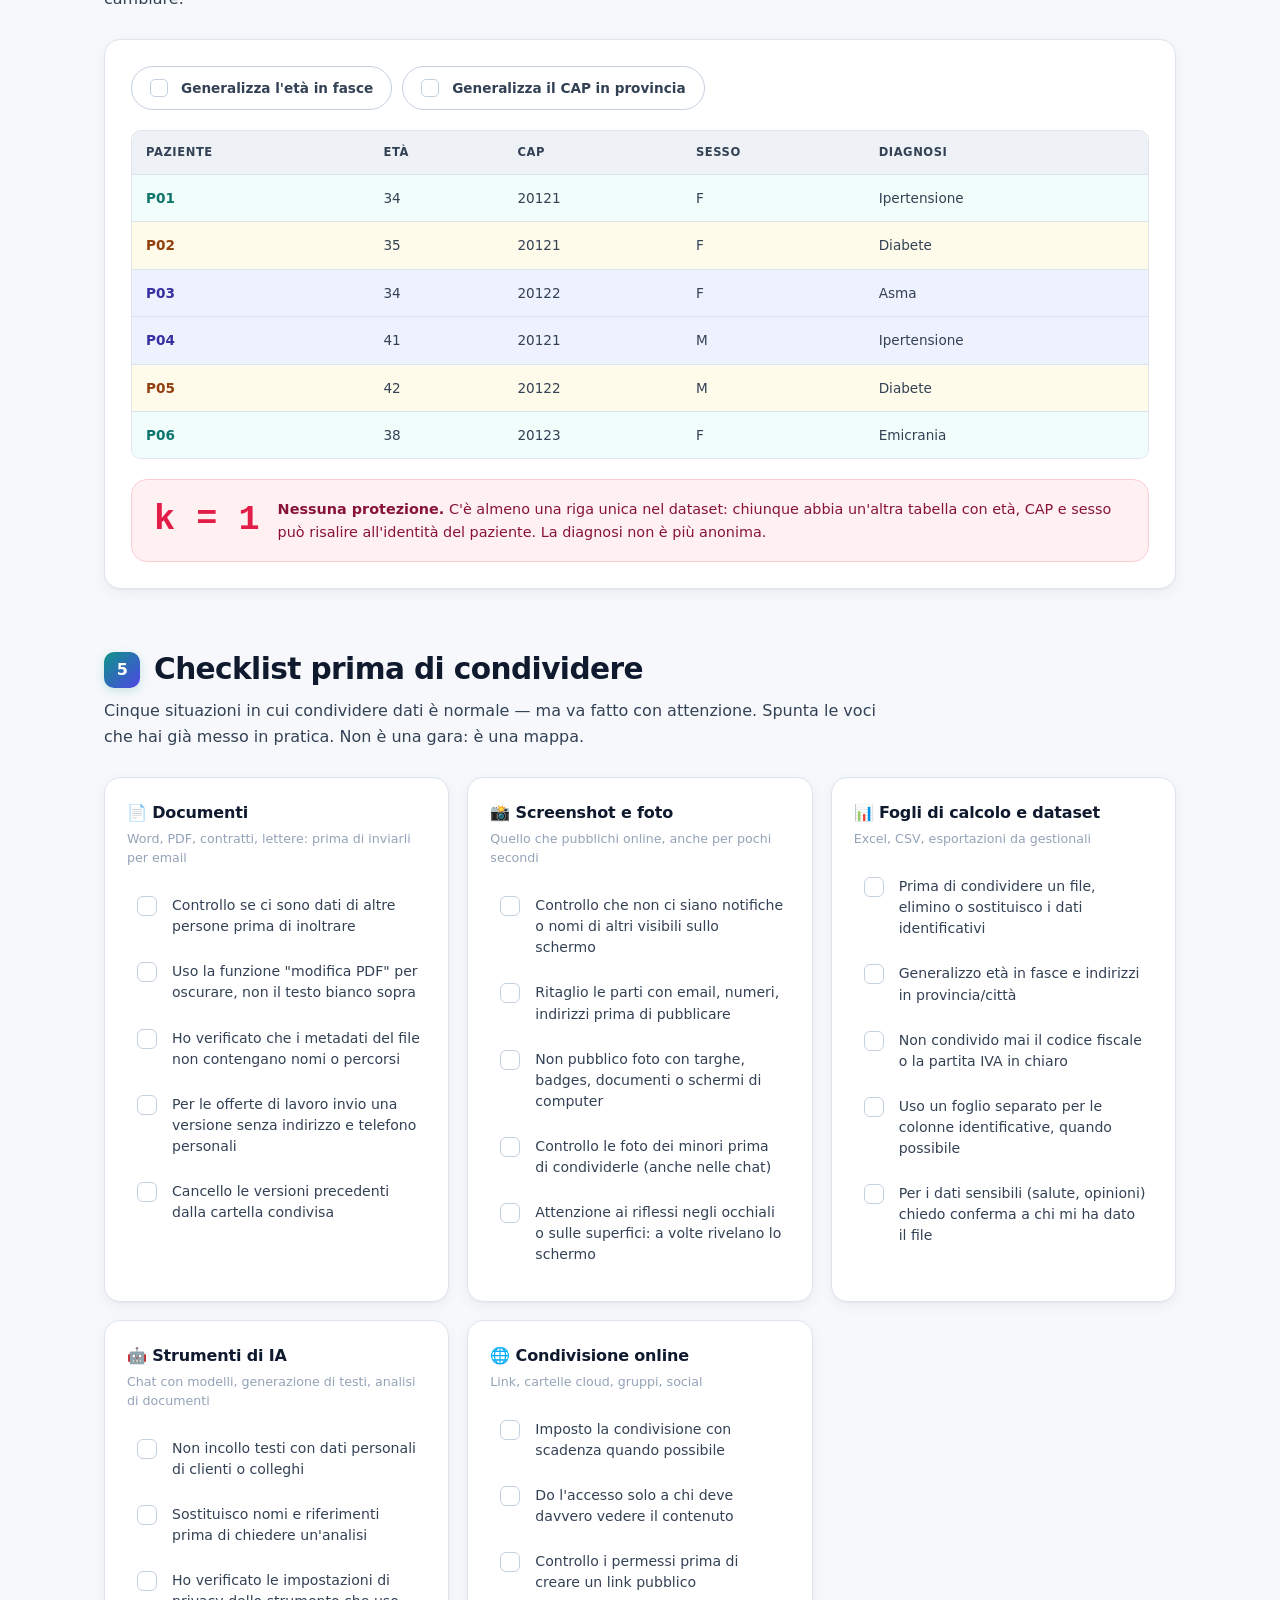
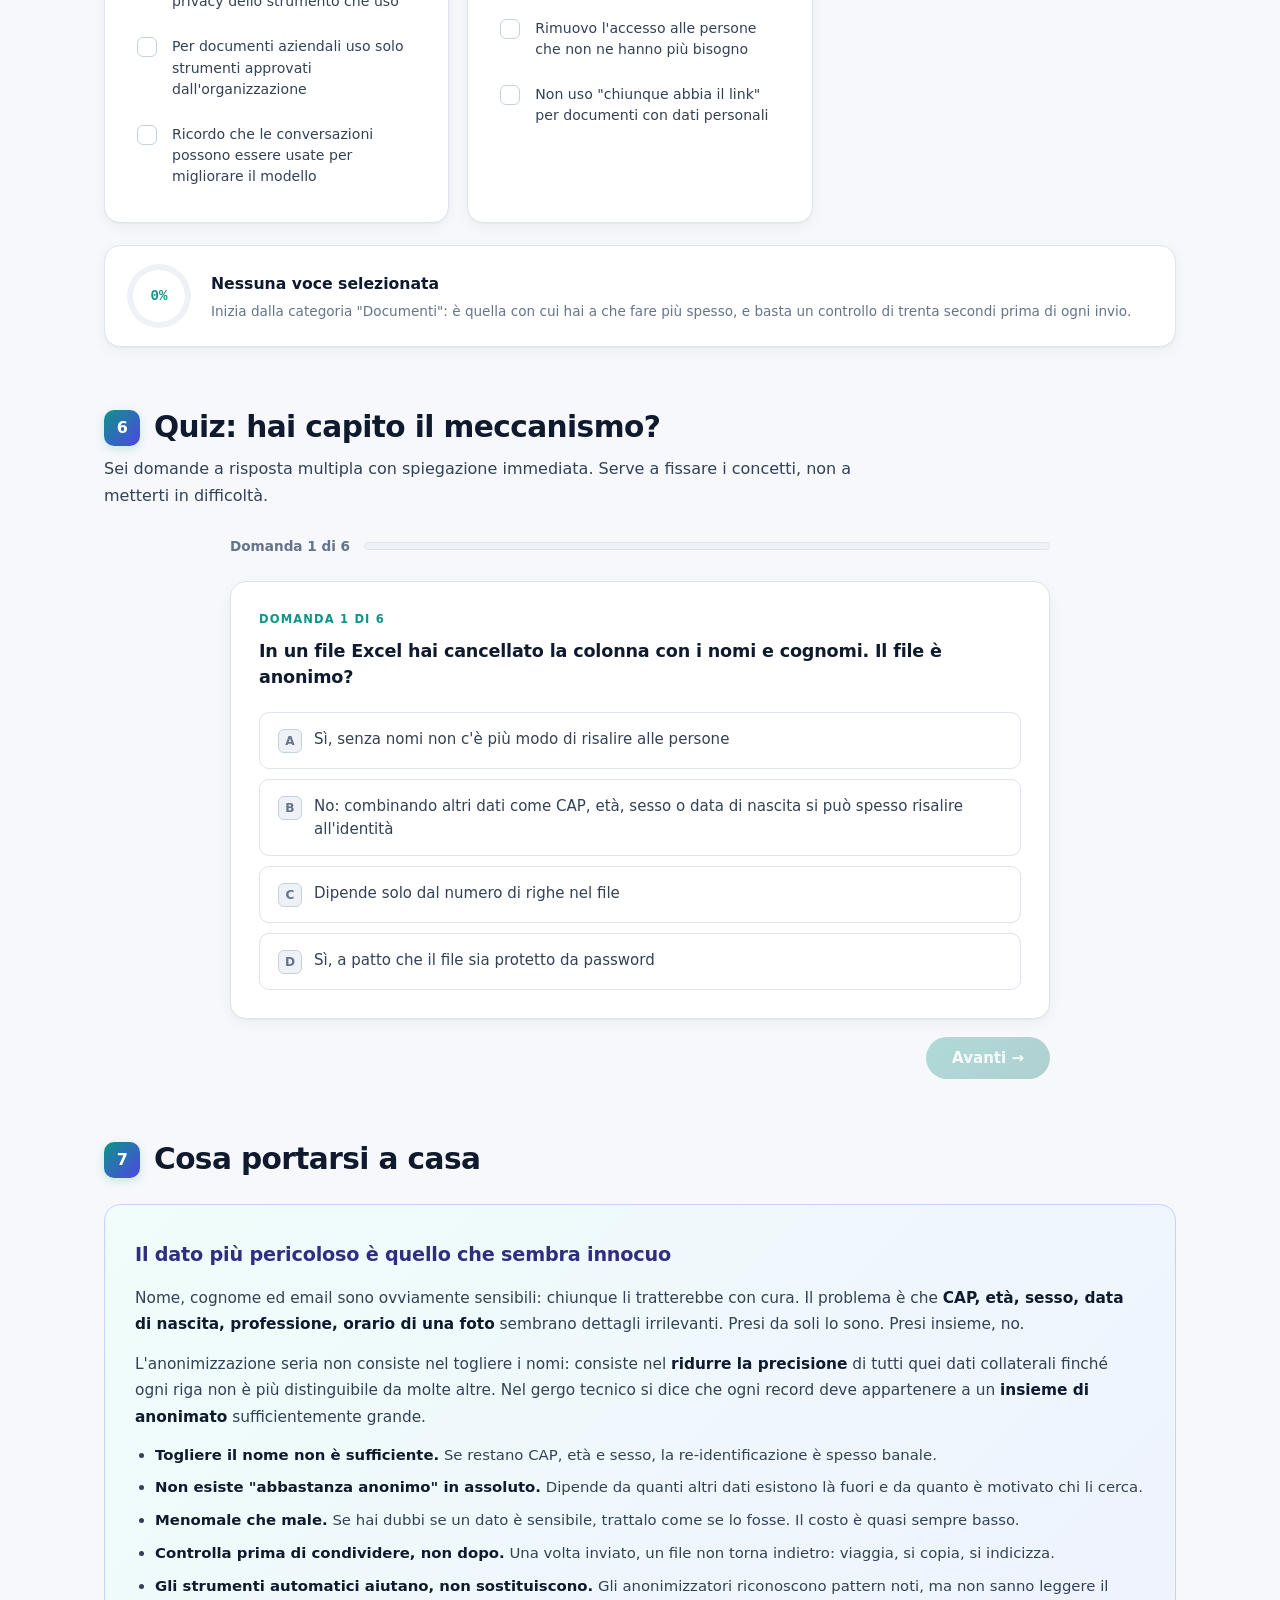
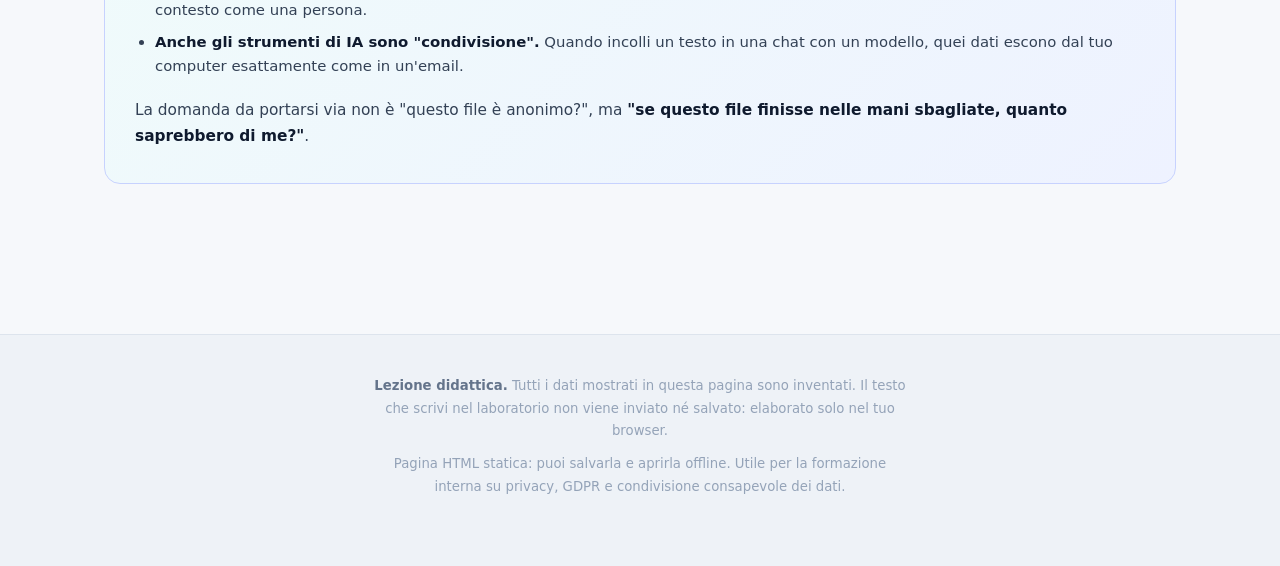
<file: docs/iagol/anonimato.html>
<!DOCTYPE html>
<html lang="it">
<head>
<meta charset="utf-8">
<meta name="viewport" content="width=device-width, initial-scale=1">
<title>Anonimizzare i dati prima di condividerli — Lezione interattiva</title>
<meta name="description" content="Lezione interattiva per capire come proteggere i dati personali prima di condividerli: anonimizzazione, pseudonimizzazione, re-identificazione, k-anonimato.">

<style>
/* ============================================================
   VARIABILI — tema chiaro, istituzionale, alto contrasto
   ============================================================ */
:root{
  color-scheme: light;
  --bg:#f6f8fb;
  --bg-2:#eef2f7;
  --card:#ffffff;
  --card-hi:#fbfcfe;
  --border:#dde4ed;
  --border-hi:#c5d0df;
  --text:#0f1a2e;
  --text-soft:#334155;
  --muted:#64748b;
  --faint:#94a3b8;

  --teal:#0d9488;
  --teal-soft:#f0fdfa;
  --teal-border:#99f6e4;

  --indigo:#4f46e5;
  --indigo-soft:#eef2ff;
  --indigo-border:#c7d2fe;

  --amber:#d97706;
  --amber-soft:#fffbeb;
  --amber-border:#fde68a;

  --rose:#e11d48;
  --rose-soft:#fff1f2;
  --rose-border:#fecdd3;

  --emerald:#059669;
  --emerald-soft:#ecfdf5;
  --emerald-border:#a7f3d0;

  --violet:#7c3aed;
  --violet-soft:#f5f3ff;
  --violet-border:#ddd6fe;

  --sky:#0284c7;
  --sky-soft:#f0f9ff;
  --sky-border:#bae6fd;

  --radius:16px;
  --radius-sm:10px;
  --shadow:0 1px 2px rgba(15,26,46,.04), 0 4px 14px rgba(15,26,46,.05);
  --shadow-hi:0 4px 10px rgba(15,26,46,.06), 0 14px 34px rgba(15,26,46,.08);
  --mono:ui-monospace,"SF Mono",Menlo,Consolas,monospace;
  --sans:system-ui,-apple-system,"Segoe UI",Roboto,"Helvetica Neue",Arial,sans-serif;
}

*,*::before,*::after{box-sizing:border-box;}

html{scroll-behavior:smooth;scroll-padding-top:80px;-webkit-text-size-adjust:100%;}

body{
  margin:0;
  background:var(--bg);
  color:var(--text);
  font-family:var(--sans);
  font-size:16.5px;
  line-height:1.65;
  overflow-x:hidden;
}

/* Sfondo decorativo */
body::before{
  content:"";
  position:fixed;inset:0;pointer-events:none;z-index:0;
  background:
    radial-gradient(800px 400px at 10% -4%,rgba(13,148,136,.06),transparent 60%),
    radial-gradient(700px 400px at 92% 2%,rgba(79,70,229,.06),transparent 62%),
    radial-gradient(600px 500px at 50% 104%,rgba(124,58,237,.04),transparent 60%);
}

/* ============================================================
   HERO
   ============================================================ */
.hero{
  position:relative;z-index:1;
  max-width:1120px;margin:0 auto;
  padding:clamp(44px,6.5vw,82px) 24px 34px;
  text-align:center;
}

.eyebrow{
  display:inline-flex;align-items:center;gap:9px;
  font-size:.74rem;letter-spacing:.14em;text-transform:uppercase;
  font-weight:700;color:var(--teal);
  background:var(--teal-soft);
  border:1px solid var(--teal-border);
  padding:7px 16px;border-radius:999px;margin-bottom:22px;
}
.eyebrow::before{
  content:"";width:7px;height:7px;border-radius:50%;
  background:var(--teal);
  box-shadow:0 0 0 0 rgba(13,148,136,.5);
  animation:pulse 2s infinite;
}
@keyframes pulse{
  0%{box-shadow:0 0 0 0 rgba(13,148,136,.5);}
  70%{box-shadow:0 0 0 11px rgba(13,148,136,0);}
  100%{box-shadow:0 0 0 0 rgba(13,148,136,0);}
}

.hero h1{
  font-size:clamp(1.9rem,4.7vw,3.15rem);
  line-height:1.1;letter-spacing:-.03em;
  margin:0 0 22px;font-weight:800;
  color:var(--text);
}
.hero h1 em{
  font-style:normal;
  background:linear-gradient(120deg,var(--teal),var(--indigo) 60%,var(--violet));
  -webkit-background-clip:text;background-clip:text;color:transparent;
}

.hero p.lead{
  font-size:clamp(1rem,1.7vw,1.16rem);
  color:var(--text-soft);
  max-width:70ch;margin:0 auto 16px;line-height:1.7;
}
.hero .notice{
  display:inline-block;margin-top:14px;
  font-size:.8rem;color:var(--muted);
  background:var(--bg-2);
  border:1px solid var(--border);
  padding:8px 16px;border-radius:999px;
}
.hero .notice b{color:var(--teal);}

/* ============================================================
   NAV
   ============================================================ */
.toc{
  position:sticky;top:0;z-index:50;
  backdrop-filter:blur(14px) saturate(170%);
  -webkit-backdrop-filter:blur(14px) saturate(170%);
  background:rgba(246,248,251,.86);
  border-top:1px solid var(--border);
  border-bottom:1px solid var(--border);
  overflow-x:auto;scrollbar-width:none;
}
.toc::-webkit-scrollbar{display:none;}
.toc-inner{
  max-width:1120px;margin:0 auto;
  padding:0 16px;display:flex;gap:2px;white-space:nowrap;
}
.toc a{
  color:var(--muted);text-decoration:none;
  font-size:.83rem;font-weight:600;
  padding:15px 13px;
  border-bottom:2px solid transparent;
  transition:color .18s,border-color .18s;
}
.toc a:hover{color:var(--text);border-bottom-color:var(--teal);}

/* ============================================================
   LAYOUT
   ============================================================ */
main{
  position:relative;z-index:1;
  max-width:1120px;margin:0 auto;
  padding:0 24px 80px;
}

section.block{
  padding:52px 0 10px;
  scroll-margin-top:70px;
}

.block-head{margin-bottom:26px;max-width:76ch;}
.block-head h2{
  font-size:clamp(1.35rem,2.9vw,1.85rem);
  letter-spacing:-.02em;margin:0 0 10px;
  font-weight:800;line-height:1.25;
  display:flex;align-items:center;gap:14px;
}
.block-head h2 .n{
  flex:0 0 auto;display:inline-flex;
  align-items:center;justify-content:center;
  width:36px;height:36px;border-radius:10px;
  background:linear-gradient(135deg,var(--teal),var(--indigo));
  color:#fff;font-size:1rem;font-weight:900;
  box-shadow:0 3px 10px rgba(13,148,136,.2);
}
.block-head p{margin:0;color:var(--text-soft);font-size:1rem;}

/* ============================================================
   CARD CONCETTI
   ============================================================ */
.concepts{
  display:grid;
  grid-template-columns:repeat(auto-fill,minmax(300px,1fr));
  gap:16px;
}

.concept{
  background:var(--card);
  border:1px solid var(--border);
  border-radius:var(--radius);
  padding:22px;
  box-shadow:var(--shadow);
  transition:transform .2s,box-shadow .2s,border-color .2s;
  position:relative;overflow:hidden;
}
.concept::after{
  content:"";position:absolute;top:0;left:0;right:0;height:3px;
  background:linear-gradient(90deg,var(--teal),var(--indigo));
  opacity:0;transition:opacity .25s;
}
.concept:hover{transform:translateY(-3px);box-shadow:var(--shadow-hi);border-color:var(--border-hi);}
.concept:hover::after{opacity:1;}

.concept .ico{font-size:1.9rem;display:block;margin-bottom:12px;line-height:1;}
.concept h3{margin:0 0 8px;font-size:1.03rem;font-weight:700;letter-spacing:-.01em;color:var(--text);}
.concept p{margin:0;font-size:.9rem;color:var(--muted);line-height:1.6;}
.concept .tag{
  display:inline-block;margin-top:12px;
  font-size:.66rem;font-weight:700;letter-spacing:.08em;text-transform:uppercase;
  padding:3px 10px;border-radius:999px;
}
.tag.teal{background:var(--teal-soft);color:#0f766e;border:1px solid var(--teal-border);}
.tag.indigo{background:var(--indigo-soft);color:#3730a3;border:1px solid var(--indigo-border);}
.tag.amber{background:var(--amber-soft);color:#92400e;border:1px solid var(--amber-border);}
.tag.rose{background:var(--rose-soft);color:#9f1239;border:1px solid var(--rose-border);}
.tag.violet{background:var(--violet-soft);color:#5b21b6;border:1px solid var(--violet-border);}
.tag.emerald{background:var(--emerald-soft);color:#065f46;border:1px solid var(--emerald-border);}

/* ============================================================
   PANNELLO GENERICO
   ============================================================ */
.panel{
  background:var(--card);
  border:1px solid var(--border);
  border-radius:var(--radius);
  padding:26px;
  box-shadow:var(--shadow);
}

.panel h3{
  margin:0 0 6px;font-size:1.05rem;font-weight:700;
  display:flex;align-items:center;gap:10px;
}
.panel .sub{
  margin:0 0 20px;font-size:.88rem;color:var(--muted);
}
.panel h3 .dot{
  width:9px;height:9px;border-radius:50%;flex:0 0 auto;
}

/* ============================================================
   LAB ANONIMIZZATORE
   ============================================================ */
.lab-input{
  width:100%;
  min-height:150px;
  background:var(--card);
  border:1.5px solid var(--border-hi);
  border-radius:12px;
  padding:16px 18px;
  color:var(--text);
  font-family:var(--sans);
  font-size:.95rem;
  line-height:1.65;
  resize:vertical;
  outline:none;
  transition:border-color .2s;
}
.lab-input:focus{border-color:var(--teal);box-shadow:0 0 0 3px rgba(13,148,136,.09);}

.lab-toolbar{
  display:flex;
  flex-wrap:wrap;
  align-items:center;
  gap:10px;
  margin:16px 0 20px;
  padding:14px 16px;
  background:var(--bg-2);
  border:1px solid var(--border);
  border-radius:12px;
}
.lab-toolbar .lbl{
  font-size:.72rem;font-weight:700;letter-spacing:.08em;
  text-transform:uppercase;color:var(--muted);
  margin-right:4px;
}

.strat-btn{
  font-family:var(--sans);
  font-size:.83rem;font-weight:700;
  padding:9px 15px;border-radius:999px;
  border:1.5px solid var(--border-hi);
  background:var(--card);color:var(--text-soft);
  cursor:pointer;transition:all .16s;
  display:inline-flex;align-items:center;gap:7px;
}
.strat-btn:hover{border-color:var(--teal);color:var(--teal);}
.strat-btn.active{
  background:linear-gradient(135deg,var(--teal),#0f766e);
  border-color:var(--teal);
  color:#fff;
  box-shadow:0 3px 12px rgba(13,148,136,.25);
}

/* --- Contatori --- */
.counters{
  display:grid;
  grid-template-columns:repeat(auto-fill,minmax(140px,1fr));
  gap:10px;
  margin-bottom:22px;
}
.counter{
  background:var(--card);
  border:1px solid var(--border);
  border-radius:var(--radius-sm);
  padding:12px 14px;
  transition:border-color .2s;
}
.counter.zero{opacity:.42;}
.counter .k{
  font-size:.68rem;text-transform:uppercase;
  letter-spacing:.08em;color:var(--faint);font-weight:700;
  display:block;margin-bottom:3px;
}
.counter .v{
  font-family:var(--mono);font-size:1.35rem;
  font-weight:800;color:var(--text);line-height:1;
}
.counter.hit .v{color:var(--teal);}
.counter.hit{border-color:var(--teal-border);background:var(--teal-soft);}

/* --- Output split --- */
.output-split{
  display:grid;
  grid-template-columns:1fr 1fr;
  gap:16px;
}
@media (max-width:820px){.output-split{grid-template-columns:1fr;}}

.output-box{
  background:var(--card);
  border:1px solid var(--border);
  border-radius:var(--radius-sm);
  padding:18px;
  min-height:180px;
}
.output-box .head{
  display:flex;align-items:center;justify-content:space-between;
  gap:12px;margin-bottom:14px;
  padding-bottom:12px;
  border-bottom:1px solid var(--border);
}
.output-box .head h4{
  margin:0;font-size:.85rem;font-weight:700;
  letter-spacing:.02em;text-transform:uppercase;
  color:var(--muted);display:flex;align-items:center;gap:8px;
}
.output-box .head h4 .mini{
  width:7px;height:7px;border-radius:50%;
  background:var(--teal);flex:0 0 auto;
}
.output-box .head h4.before .mini{background:var(--rose);}
.output-box .head h4.after .mini{background:var(--emerald);}
.output-box .body{
  font-size:.92rem;
  line-height:1.85;
  color:var(--text-soft);
  white-space:pre-wrap;
  word-break:break-word;
  font-family:var(--sans);
}

/* --- Highlights nel testo --- */
mark.hl{
  background:transparent;
  border-radius:5px;
  padding:1px 5px;
  font-weight:600;
  position:relative;
  cursor:help;
  transition:filter .15s;
  border-bottom:2px solid;
}
mark.hl:hover{filter:brightness(.94);}
mark.hl.hl-teal{background:var(--teal-soft);color:#0f766e;border-color:var(--teal);}
mark.hl.hl-indigo{background:var(--indigo-soft);color:#3730a3;border-color:var(--indigo);}
mark.hl.hl-amber{background:var(--amber-soft);color:#92400e;border-color:var(--amber);}
mark.hl.hl-rose{background:var(--rose-soft);color:#9f1239;border-color:var(--rose);}
mark.hl.hl-violet{background:var(--violet-soft);color:#5b21b6;border-color:var(--violet);}
mark.hl.hl-emerald{background:var(--emerald-soft);color:#065f46;border-color:var(--emerald);}
mark.hl.hl-sky{background:var(--sky-soft);color:#075985;border-color:var(--sky);}

mark.hl .hl-tip{
  position:absolute;
  bottom:calc(100% + 6px);
  left:50%;transform:translateX(-50%);
  background:var(--text);
  color:#fff;
  font-size:.66rem;font-weight:700;
  letter-spacing:.04em;text-transform:uppercase;
  padding:4px 9px;border-radius:6px;
  white-space:nowrap;
  opacity:0;pointer-events:none;
  transition:opacity .15s;
  z-index:10;
}
mark.hl:hover .hl-tip{opacity:1;}

.after-mark{
  background:var(--emerald-soft);
  color:#065f46;
  border-bottom:2px solid var(--emerald);
  border-radius:5px;
  padding:1px 6px;
  font-weight:700;
  font-family:var(--mono);
  font-size:.86em;
}

/* ============================================================
   RE-IDENTIFICAZIONE
   ============================================================ */
.reid-grid{
  display:grid;
  grid-template-columns:1fr 1fr;
  gap:20px;
  margin-bottom:22px;
}
@media (max-width:760px){.reid-grid{grid-template-columns:1fr;}}

.data-table{
  width:100%;
  border-collapse:collapse;
  font-size:.82rem;
  background:var(--card);
  border-radius:var(--radius-sm);
  overflow:hidden;
  border:1px solid var(--border);
}
.data-table caption{
  text-align:left;
  font-size:.78rem;
  font-weight:800;
  letter-spacing:.04em;
  text-transform:uppercase;
  color:var(--muted);
  padding:0 0 10px;
}
.data-table th{
  background:var(--bg-2);
  color:var(--text-soft);
  font-weight:700;
  font-size:.72rem;
  letter-spacing:.04em;
  text-transform:uppercase;
  padding:10px 12px;
  text-align:left;
  border-bottom:1px solid var(--border);
}
.data-table td{
  padding:10px 12px;
  border-bottom:1px solid var(--border);
  color:var(--text-soft);
}
.data-table tr:last-child td{border-bottom:none;}
.data-table tr{
  transition:background .3s;
}
.data-table tr.matched-0{background:var(--teal-soft);}
.data-table tr.matched-1{background:var(--indigo-soft);}
.data-table tr.matched-2{background:var(--amber-soft);}
.data-table tr.matched-0 td:first-child{font-weight:800;color:#0f766e;}
.data-table tr.matched-1 td:first-child{font-weight:800;color:#3730a3;}
.data-table tr.matched-2 td:first-child{font-weight:800;color:#92400e;}

.reid-action{
  display:flex;align-items:center;gap:16px;
  flex-wrap:wrap;
  margin-bottom:22px;
}

.reid-result{
  padding:18px 20px;
  border-radius:var(--radius-sm);
  background:var(--rose-soft);
  border:1px solid var(--rose-border);
  font-size:.92rem;
  color:#881337;
  line-height:1.65;
  display:none;
}
.reid-result.show{display:block;animation:slideIn .4s ease both;}
@keyframes slideIn{from{opacity:0;transform:translateY(8px);}to{opacity:1;transform:translateY(0);}}
.reid-result b{color:#4c0519;}

/* ============================================================
   K-ANONIMATO
   ============================================================ */
.k-controls{
  display:flex;
  flex-wrap:wrap;
  gap:10px;
  margin-bottom:20px;
}
.k-toggle{
  display:inline-flex;align-items:center;gap:10px;
  background:var(--card);
  border:1.5px solid var(--border-hi);
  border-radius:999px;
  padding:9px 18px 9px 14px;
  cursor:pointer;
  font-size:.85rem;
  font-weight:600;
  color:var(--text-soft);
  user-select:none;
  transition:all .16s;
}
.k-toggle:hover{border-color:var(--teal);}
.k-toggle input{
  appearance:none;-webkit-appearance:none;
  width:18px;height:18px;
  border:1.5px solid var(--border-hi);
  border-radius:5px;
  background:#fff;cursor:pointer;
  position:relative;flex:0 0 auto;
  transition:all .15s;
}
.k-toggle input:checked{background:var(--teal);border-color:var(--teal);}
.k-toggle input:checked::after{
  content:"✓";position:absolute;inset:0;
  display:flex;align-items:center;justify-content:center;
  color:#fff;font-size:.72rem;font-weight:900;
}
.k-toggle.on{border-color:var(--teal);background:var(--teal-soft);color:#0f766e;}

.k-table-wrap{
  overflow-x:auto;
  border-radius:var(--radius-sm);
  border:1px solid var(--border);
  background:var(--card);
}
.k-table{
  width:100%;
  border-collapse:collapse;
  font-size:.85rem;
  min-width:520px;
}
.k-table th{
  background:var(--bg-2);
  padding:12px 14px;
  text-align:left;
  font-size:.72rem;
  font-weight:700;
  letter-spacing:.05em;
  text-transform:uppercase;
  color:var(--text-soft);
  border-bottom:1px solid var(--border);
}
.k-table td{
  padding:12px 14px;
  border-bottom:1px solid var(--border);
  color:var(--text-soft);
  transition:background .3s;
}
.k-table tr:last-child td{border-bottom:none;}

.k-table tr.g0{background:#f0fdfa;}
.k-table tr.g1{background:#eef2ff;}
.k-table tr.g2{background:#fffbeb;}
.k-table tr.g0 td:first-child{color:#0f766e;font-weight:700;}
.k-table tr.g1 td:first-child{color:#3730a3;font-weight:700;}
.k-table tr.g2 td:first-child{color:#92400e;font-weight:700;}

.k-verdict{
  display:flex;align-items:center;gap:18px;
  margin-top:20px;
  padding:18px 22px;
  border-radius:var(--radius);
  border:1px solid;
  flex-wrap:wrap;
}
.k-verdict.bad{background:var(--rose-soft);border-color:var(--rose-border);}
.k-verdict.mid{background:var(--amber-soft);border-color:var(--amber-border);}
.k-verdict.good{background:var(--emerald-soft);border-color:var(--emerald-border);}

.k-verdict .big{
  font-family:var(--mono);
  font-size:2.2rem;
  font-weight:800;
  line-height:1;
  flex:0 0 auto;
}
.k-verdict.bad .big{color:var(--rose);}
.k-verdict.mid .big{color:var(--amber);}
.k-verdict.good .big{color:var(--emerald);}

.k-verdict .txt{flex:1;min-width:220px;font-size:.9rem;line-height:1.55;}
.k-verdict.bad .txt{color:#881337;}
.k-verdict.mid .txt{color:#78350f;}
.k-verdict.good .txt{color:#064e3b;}
.k-verdict .txt b{font-weight:800;}

/* ============================================================
   CHECKLIST
   ============================================================ */
.check-groups{
  display:grid;
  grid-template-columns:repeat(auto-fill,minmax(320px,1fr));
  gap:18px;
}

.check-group{
  background:var(--card);
  border:1px solid var(--border);
  border-radius:var(--radius);
  padding:22px;
  box-shadow:var(--shadow);
}
.check-group h4{
  margin:0 0 4px;font-size:1rem;font-weight:800;
  letter-spacing:-.01em;color:var(--text);
  display:flex;align-items:center;gap:10px;
}
.check-group .sub{
  font-size:.79rem;color:var(--faint);
  margin:0 0 16px;line-height:1.5;
}

.check-item{
  display:flex;align-items:flex-start;gap:12px;
  padding:11px 12px;border-radius:10px;
  cursor:pointer;margin:0 -6px 2px;
  transition:background .15s;user-select:none;
}
.check-item:hover{background:var(--bg-2);}

.check-item input{
  appearance:none;-webkit-appearance:none;
  width:20px;height:20px;flex:0 0 auto;
  border:1.5px solid var(--border-hi);
  border-radius:6px;background:#fff;
  cursor:pointer;margin-top:1px;
  position:relative;transition:all .15s;
}
.check-item input:checked{background:var(--emerald);border-color:var(--emerald);}
.check-item input:checked::after{
  content:"✓";position:absolute;inset:0;
  display:flex;align-items:center;justify-content:center;
  color:#fff;font-size:.78rem;font-weight:900;
}
.check-item .txt{
  font-size:.88rem;color:var(--text-soft);line-height:1.5;
}
.check-item input:checked + .txt{
  color:var(--faint);
  text-decoration:line-through;
  text-decoration-color:var(--faint);
}

.check-progress{
  margin-top:22px;
  padding:18px 22px;
  background:var(--card);
  border:1px solid var(--border);
  border-radius:var(--radius);
  box-shadow:var(--shadow);
  display:flex;align-items:center;gap:20px;
  flex-wrap:wrap;
}
.check-progress .ring{
  flex:0 0 auto;width:64px;height:64px;
  border-radius:50%;
  background:conic-gradient(var(--teal) var(--deg,0deg),var(--bg-2) var(--deg,0deg));
  display:flex;align-items:center;justify-content:center;
  position:relative;
}
.check-progress .ring::before{
  content:"";position:absolute;inset:6px;
  border-radius:50%;background:var(--card);
}
.check-progress .ring span{
  position:relative;font-family:var(--mono);
  font-weight:800;font-size:.88rem;color:var(--teal);
}
.check-progress .info{flex:1;min-width:220px;}
.check-progress .info .t{
  font-weight:800;font-size:.98rem;margin-bottom:4px;color:var(--text);
}
.check-progress .info .d{
  font-size:.85rem;color:var(--muted);line-height:1.55;
}

/* ============================================================
   QUIZ
   ============================================================ */
.quiz-wrap{max-width:820px;margin:0 auto;}

.quiz-progress{
  display:flex;align-items:center;gap:14px;
  margin-bottom:24px;font-size:.85rem;
  color:var(--muted);font-weight:600;
}
.progress-bar{
  flex:1;height:8px;background:var(--bg-2);
  border-radius:999px;overflow:hidden;
  border:1px solid var(--border);
}
.progress-fill{
  height:100%;width:0%;
  background:linear-gradient(90deg,var(--teal),var(--indigo));
  transition:width .4s cubic-bezier(.2,.7,.3,1);
  border-radius:999px;
}

.question{
  background:var(--card);
  border:1px solid var(--border);
  border-radius:var(--radius);
  padding:28px;margin-bottom:18px;
  box-shadow:var(--shadow);
  display:none;
}
.question.active{display:block;animation:qIn .3s ease both;}
@keyframes qIn{from{opacity:0;transform:translateY(10px);}to{opacity:1;transform:translateY(0);}}

.q-num{
  font-size:.72rem;font-weight:700;
  letter-spacing:.1em;text-transform:uppercase;
  color:var(--teal);margin-bottom:10px;display:block;
}
.q-text{
  font-size:1.1rem;font-weight:700;
  line-height:1.45;margin:0 0 22px;
  letter-spacing:-.01em;color:var(--text);
}

.options{display:flex;flex-direction:column;gap:10px;}

.option{
  background:var(--card);
  border:1.5px solid var(--border);
  border-radius:var(--radius-sm);
  padding:15px 18px;cursor:pointer;
  font-family:var(--sans);font-size:.94rem;
  color:var(--text-soft);text-align:left;
  line-height:1.5;transition:all .15s;
  display:flex;align-items:flex-start;gap:12px;width:100%;
}
.option:hover:not(.locked){
  border-color:var(--teal);
  background:var(--teal-soft);
  transform:translateX(3px);
}
.option .letter{
  flex:0 0 auto;width:24px;height:24px;
  border-radius:6px;
  background:var(--bg-2);border:1px solid var(--border-hi);
  display:flex;align-items:center;justify-content:center;
  font-size:.76rem;font-weight:800;color:var(--muted);
  margin-top:1px;
}
.option.correct{
  border-color:var(--emerald);
  background:var(--emerald-soft);
  color:#064e3b;
}
.option.correct .letter{background:var(--emerald);border-color:var(--emerald);color:#fff;}
.option.wrong{
  border-color:var(--rose);
  background:var(--rose-soft);color:#881337;
}
.option.wrong .letter{background:var(--rose);border-color:var(--rose);color:#fff;}
.option.locked{cursor:default;}

.feedback{
  margin-top:18px;padding:16px 18px;
  border-radius:var(--radius-sm);
  font-size:.9rem;line-height:1.6;
  display:none;
}
.feedback.show{display:block;animation:fIn .3s ease both;}
@keyframes fIn{from{opacity:0;transform:translateY(-4px);}to{opacity:1;transform:translateY(0);}}
.feedback.good{background:var(--emerald-soft);border:1px solid var(--emerald-border);color:#064e3b;}
.feedback.bad{background:var(--rose-soft);border:1px solid var(--rose-border);color:#881337;}
.feedback strong{font-weight:800;}

.quiz-nav{display:flex;justify-content:flex-end;margin-top:6px;}

.btn{
  font-family:var(--sans);font-size:.94rem;font-weight:700;
  padding:12px 26px;border-radius:999px;border:none;
  cursor:pointer;transition:all .18s;
  background:linear-gradient(135deg,var(--teal),#0f766e);
  color:#fff;
  box-shadow:0 3px 14px rgba(13,148,136,.25);
}
.btn:hover{transform:translateY(-2px);box-shadow:0 6px 22px rgba(13,148,136,.35);}
.btn:disabled{opacity:.3;cursor:not-allowed;transform:none;box-shadow:none;}
.btn.ghost{
  background:transparent;color:var(--muted);
  border:1.5px solid var(--border-hi);box-shadow:none;
}
.btn.ghost:hover{color:var(--text);border-color:var(--text);box-shadow:none;}
.btn.indigo{
  background:linear-gradient(135deg,var(--indigo),#4338ca);
  box-shadow:0 3px 14px rgba(79,70,229,.25);
}
.btn.indigo:hover{box-shadow:0 6px 22px rgba(79,70,229,.35);}

.result{
  background:var(--card);
  border:1px solid var(--border);
  border-radius:var(--radius);
  padding:36px 28px;text-align:center;
  box-shadow:var(--shadow);
  display:none;
}
.result.show{display:block;animation:qIn .4s ease both;}
.result .big{
  font-size:3.2rem;font-weight:800;line-height:1;
  background:linear-gradient(135deg,var(--teal),var(--indigo));
  -webkit-background-clip:text;background-clip:text;
  color:transparent;margin:0 0 6px;
}
.result .score-label{
  font-size:.8rem;text-transform:uppercase;
  letter-spacing:.1em;color:var(--faint);
  font-weight:700;margin-bottom:20px;
}
.result h3{font-size:1.25rem;margin:0 0 12px;font-weight:800;}
.result p{
  color:var(--muted);max-width:56ch;
  margin:0 auto 24px;font-size:.94rem;line-height:1.65;
}

/* ============================================================
   CHIUSURA
   ============================================================ */
.closing{
  background:linear-gradient(135deg,var(--teal-soft),var(--indigo-soft));
  border:1px solid var(--indigo-border);
  border-radius:var(--radius);
  padding:34px 30px;
  margin-top:20px;
}
.closing h3{
  margin:0 0 14px;font-size:1.2rem;
  font-weight:800;letter-spacing:-.01em;color:#312e81;
}
.closing p{color:var(--text-soft);margin:0 0 14px;font-size:.96rem;line-height:1.7;}
.closing p:last-child{margin-bottom:0;}
.closing ul{margin:14px 0 0;padding-left:20px;color:var(--text-soft);font-size:.93rem;}
.closing li{margin-bottom:9px;line-height:1.6;}
.closing li:last-child{margin-bottom:0;}
.closing strong{color:var(--text);font-weight:700;}
.closing code{
  font-family:var(--mono);font-size:.85em;
  padding:2px 7px;background:rgba(15,26,46,.07);
  border-radius:5px;color:var(--indigo);
}

/* ============================================================
   FOOTER
   ============================================================ */
footer{
  position:relative;z-index:1;
  border-top:1px solid var(--border);
  margin-top:60px;
  padding:40px 24px 60px;
  text-align:center;
  color:var(--faint);font-size:.83rem;
  background:var(--bg-2);
}
footer p{max-width:64ch;margin:0 auto 10px;line-height:1.7;}
footer strong{color:var(--muted);}

/* ============================================================
   RESPONSIVE
   ============================================================ */
@media (max-width:640px){
  body{font-size:15.5px;}
  main{padding-left:16px;padding-right:16px;}
  .hero{padding-left:16px;padding-right:16px;}
  .panel{padding:20px;}
  .question{padding:22px;}
  .closing{padding:26px 22px;}
  .counters{grid-template-columns:repeat(2,1fr);}
  .lab-toolbar{padding:12px;}
  .strat-btn{font-size:.78rem;padding:8px 12px;}
}

@media (prefers-reduced-motion: reduce){
  *{animation:none !important;transition:none !important;}
  html{scroll-behavior:auto;}
}
</style>
</head>

<body>

<!-- ============================================================
     HERO
     ============================================================ -->
<header class="hero">
  <span class="eyebrow">Lezione interattiva · Privacy dei dati</span>
  <h1>Anonimizzare non è<br><em>cancellare il nome</em></h1>
  <p class="lead">
    Molti pensano che basti togliere nomi e cognomi da un file per poterlo condividere in tutta
    sicurezza. Non è così: <strong>incrociando pochi dati "innocui"</strong> — età, CAP, sesso,
    data di nascita — si può risalire all'identità di una persona con estrema facilità.
    Questa pagina lo mostra dal vivo, con strumenti che puoi provare subito.
  </p>
  <span class="notice">🔒 Nessun dato lascia il tuo browser · <b>tutto è simulato localmente</b></span>
</header>

<!-- ============================================================
     NAV
     ============================================================ -->
<nav class="toc">
  <div class="toc-inner">
    <a href="#concetti">I concetti</a>
    <a href="#lab">Anonimizzatore</a>
    <a href="#reid">Re-identificazione</a>
    <a href="#k">K-anonimato</a>
    <a href="#checklist">Checklist</a>
    <a href="#quiz">Quiz</a>
    <a href="#chiusura">Conclusione</a>
  </div>
</nav>

<main>

  <!-- ==========================================================
       1. CONCETTI
       ========================================================== -->
  <section class="block" id="concetti">
    <div class="block-head">
      <h2><span class="n">1</span> I concetti, in sei idee</h2>
      <p>Prima di toccare qualsiasi strumento, è utile fissare il vocabolario. Sei termini che
        ricorrono in ogni discussione sulla privacy dei dati.</p>
    </div>

    <div class="concepts">

      <article class="concept">
        <span class="ico">🗂️</span>
        <h3>Dato personale</h3>
        <p>Qualsiasi informazione che permette di identificare una persona: nome, email, numero
          di telefono, codice fiscale, indirizzo IP, numero di targa. Anche un codice cliente
          univoco lo è.</p>
        <span class="tag teal">definizione base</span>
      </article>

      <article class="concept">
        <span class="ico">⚠️</span>
        <h3>Dato sensibile</h3>
        <p>Una categoria speciale che richiede protezione rafforzata: salute, orientamento
          sessuale, religione, opinioni politiche, dati biometrici, origine etnica. Condividerli
          ha conseguenze legali e personali più gravi.</p>
        <span class="tag rose">protezione rafforzata</span>
      </article>

      <article class="concept">
        <span class="ico">🕵️</span>
        <h3>Anonimizzazione</h3>
        <p>Il processo che rende <em>irreversibile</em> il collegamento tra un dato e una persona.
          Non è solo "togliere il nome": è garantire che nessuno, con nessun mezzo ragionevole,
          possa risalire all'identità.</p>
        <span class="tag emerald">obiettivo ideale</span>
      </article>

      <article class="concept">
        <span class="ico">🏷️</span>
        <h3>Pseudonimizzazione</h3>
        <p>Sostituire i dati identificativi con un codice (es. <code>UTENTE_0472</code>).
          Il collegamento con la persona esiste ancora, ma è conservato separatamente.
          È reversibile, quindi <em>non è anonimizzazione</em>.</p>
        <span class="tag amber">reversibile</span>
      </article>

      <article class="concept">
        <span class="ico">🎭</span>
        <h3>Mascheramento</h3>
        <p>Nascondere parzialmente un dato mantenendolo leggibile (es. <code>m***o@***.it</code>
          oppure <code>**** **** **** 9010</code>). Utile per verifiche, ma il dato originale
          esiste ancora e va protetto separatamente.</p>
        <span class="tag indigo">parziale</span>
      </article>

      <article class="concept">
        <span class="ico">🔗</span>
        <h3>Re-identificazione</h3>
        <p>Ricostruire l'identità di una persona partendo da dati "anonimi", incrociandoli con
          altre fonti pubbliche o facilmente accessibili. È il rischio principale di ogni
          condivisione.</p>
        <span class="tag violet">il vero pericolo</span>
      </article>

    </div>
  </section>

  <!-- ==========================================================
       2. ANONIMIZZATORE
       ========================================================== -->
  <section class="block" id="lab">
    <div class="block-head">
      <h2><span class="n">2</span> Laboratorio: anonimizza un testo</h2>
      <p>Nel riquadro c'è un testo di esempio pieno di dati personali. Modificalo, aggiungi,
        togli: la pagina riconosce in tempo reale cosa è sensibile e mostra come apparirebbe
        dopo tre diverse strategie di protezione.</p>
    </div>

    <div class="panel">
      <h3><span class="dot" style="background:var(--teal)"></span> Testo da condividere</h3>
      <p class="sub">Puoi incollare qui un testo reale (ma evita dati veri: la pagina funziona
        perfettamente con dati inventati).</p>

      <textarea class="lab-input" id="lab-input" spellcheck="false">Ciao, sono Mario Rossi. Ti scrivo da mario.rossi@email.it per aggiornarti sulla pratica. Il mio numero è 333 123 4567 e abito in Via Garibaldi 42, 20121 Milano. Il codice fiscale è RSSMRA80A01F205X e la partita IVA è 12345678901. Il mio IBAN è IT60X0542811101000000123456. Sono nato il 01/01/1980. La carta di credito è 4532 1234 5678 9010 e la targa dell'auto è AB123CD. Fammi sapere, Giulia Bianchi.</textarea>

      <div class="lab-toolbar">
        <span class="lbl">Strategia</span>
        <button class="strat-btn active" data-strategy="remove">🏷️ Rimozione</button>
        <button class="strat-btn" data-strategy="mask">🎭 Mascheramento</button>
        <button class="strat-btn" data-strategy="fake">🎲 Sostituzione fittizia</button>
      </div>

      <div class="counters" id="counters"></div>

      <div class="output-split">
        <div class="output-box">
          <div class="head">
            <h4 class="before"><span class="mini"></span> Testo originale evidenziato</h4>
          </div>
          <div class="body" id="out-highlighted"></div>
        </div>
        <div class="output-box">
          <div class="head">
            <h4 class="after"><span class="mini"></span> Testo protetto</h4>
          </div>
          <div class="body" id="out-anon"></div>
        </div>
      </div>
    </div>
  </section>

  <!-- ==========================================================
       3. RE-IDENTIFICAZIONE
       ========================================================== -->
  <section class="block" id="reid">
    <div class="block-head">
      <h2><span class="n">3</span> La re-identificazione in azione</h2>
      <p>Qui sotto ci sono due tabelle. La prima è un dataset "anonimo" di un ospedale: nessun
        nome, solo un codice, il CAP, la data di nascita, il sesso e la diagnosi. La seconda è
        un registro pubblico — il tipo di elenco che chiunque può consultare.
        <strong>Clicca il pulsante</strong> e osserva cosa succede.</p>
    </div>

    <div class="panel">

      <div class="reid-grid">
        <div>
          <table class="data-table" id="table-a">
            <caption>🏥 Dataset "anonimo" — Ospedale</caption>
            <thead>
              <tr><th>Codice</th><th>CAP</th><th>Nascita</th><th>Sesso</th><th>Diagnosi</th></tr>
            </thead>
            <tbody></tbody>
          </table>
        </div>
        <div>
          <table class="data-table" id="table-b">
            <caption>📋 Registro pubblico — Liste elettorali</caption>
            <thead>
              <tr><th>Nome</th><th>CAP</th><th>Nascita</th><th>Sesso</th></tr>
            </thead>
            <tbody></tbody>
          </table>
        </div>
      </div>

      <div class="reid-action">
        <button class="btn indigo" id="reid-btn">🔗 Incrocia i due dataset</button>
        <button class="btn ghost" id="reid-reset">↻ Reset</button>
      </div>

      <div class="reid-result" id="reid-result">
        <b>Cosa è appena successo:</b> incrociando CAP, data di nascita e sesso — tre dati che
        sembrano del tutto innocui — il codice anonimo <code>P01</code> è stato collegato a
        <b>Giulia Bianchi</b>, e così per gli altri due. La diagnosi di ciascuna persona ora
        ha un nome. <br><br>
        Nella realtà non basta un registro locale: servono milioni di righe. Ma il principio è
        identico e su larga scala funziona ancora meglio. Nel 1997 la ricercatrice Latanya
        Sweeney dimostrò che <b>il solo CAP, insieme a data di nascita e sesso, identifica
        in modo univoco l'87% della popolazione statunitense</b>.
      </div>

    </div>
  </section>

  <!-- ==========================================================
       4. K-ANONIMATO
       ========================================================== -->
  <section class="block" id="k">
    <div class="block-head">
      <h2><span class="n">4</span> Difendersi: il k-anonimato</h2>
      <p>Se non puoi eliminare i dati, puoi <strong>renderli meno precisi</strong>. L'idea è
        semplice: ogni riga del dataset deve essere indistinguibile da almeno <em>k</em> altre.
        Attiva i due interruttori e osserva il valore di <em>k</em> cambiare.</p>
    </div>

    <div class="panel">

      <div class="k-controls">
        <label class="k-toggle" id="k-toggle-age">
          <input type="checkbox" id="k-age">
          <span>Generalizza l'età in fasce</span>
        </label>
        <label class="k-toggle" id="k-toggle-cap">
          <input type="checkbox" id="k-cap">
          <span>Generalizza il CAP in provincia</span>
        </label>
      </div>

      <div class="k-table-wrap">
        <table class="k-table" id="k-table">
          <thead>
            <tr><th>Paziente</th><th>Età</th><th>CAP</th><th>Sesso</th><th>Diagnosi</th></tr>
          </thead>
          <tbody></tbody>
        </table>
      </div>

      <div class="k-verdict bad" id="k-verdict">
        <div class="big" id="k-value">k = 1</div>
        <div class="txt" id="k-text">
          <b>Nessuna protezione.</b> Ogni riga è unica. Chiunque abbia un'altra tabella con
          età, CAP e sesso può risalire all'identità di ogni paziente. La diagnosi non è
          più anonima.
        </div>
      </div>

    </div>
  </section>

  <!-- ==========================================================
       5. CHECKLIST
       ========================================================== -->
  <section class="block" id="checklist">
    <div class="block-head">
      <h2><span class="n">5</span> Checklist prima di condividere</h2>
      <p>Cinque situazioni in cui condividere dati è normale — ma va fatto con attenzione. Spunta
        le voci che hai già messo in pratica. Non è una gara: è una mappa.</p>
    </div>

    <div class="check-groups" id="check-groups"></div>

    <div class="check-progress">
      <div class="ring" id="ring"><span id="ring-val">0%</span></div>
      <div class="info">
        <div class="t" id="check-title">Nessuna voce selezionata</div>
        <div class="d" id="check-desc">Inizia dalla categoria "Documenti": è quella con cui hai a
          che fare più spesso, e basta un controllo di trenta secondi prima di ogni invio.</div>
      </div>
    </div>
  </section>

  <!-- ==========================================================
       6. QUIZ
       ========================================================== -->
  <section class="block" id="quiz">
    <div class="block-head">
      <h2><span class="n">6</span> Quiz: hai capito il meccanismo?</h2>
      <p>Sei domande a risposta multipla con spiegazione immediata. Serve a fissare i concetti,
        non a metterti in difficoltà.</p>
    </div>

    <div class="quiz-wrap">
      <div class="quiz-progress">
        <span id="progress-label">Domanda 1 di 6</span>
        <div class="progress-bar"><div class="progress-fill" id="progress-fill"></div></div>
      </div>

      <div id="quiz-questions"></div>

      <div class="quiz-nav" id="quiz-nav">
        <button class="btn" id="next-btn" disabled>Avanti →</button>
      </div>

      <div class="result" id="quiz-result">
        <p class="big" id="result-score">0/6</p>
        <p class="score-label">risposte corrette</p>
        <h3 id="result-title">—</h3>
        <p id="result-text">—</p>
        <button class="btn ghost" id="restart-btn">↻ Rifai il quiz</button>
      </div>
    </div>
  </section>

  <!-- ==========================================================
       7. CHIUSURA
       ========================================================== -->
  <section class="block" id="chiusura">
    <div class="block-head">
      <h2><span class="n">7</span> Cosa portarsi a casa</h2>
    </div>

    <div class="closing">
      <h3>Il dato più pericoloso è quello che sembra innocuo</h3>
      <p>
        Nome, cognome ed email sono ovviamente sensibili: chiunque li tratterebbe con cura.
        Il problema è che <strong>CAP, età, sesso, data di nascita, professione, orario di una
        foto</strong> sembrano dettagli irrilevanti. Presi da soli lo sono. Presi insieme, no.
      </p>
      <p>
        L'anonimizzazione seria non consiste nel togliere i nomi: consiste nel <strong>ridurre
        la precisione</strong> di tutti quei dati collaterali finché ogni riga non è più
        distinguibile da molte altre. Nel gergo tecnico si dice che ogni record deve appartenere
        a un <strong>insieme di anonimato</strong> sufficientemente grande.
      </p>
      <ul>
        <li><strong>Togliere il nome non è sufficiente.</strong> Se restano CAP, età e sesso, la re-identificazione è spesso banale.</li>
        <li><strong>Non esiste "abbastanza anonimo" in assoluto.</strong> Dipende da quanti altri dati esistono là fuori e da quanto è motivato chi li cerca.</li>
        <li><strong>Menomale che male.</strong> Se hai dubbi se un dato è sensibile, trattalo come se lo fosse. Il costo è quasi sempre basso.</li>
        <li><strong>Controlla prima di condividere, non dopo.</strong> Una volta inviato, un file non torna indietro: viaggia, si copia, si indicizza.</li>
        <li><strong>Gli strumenti automatici aiutano, non sostituiscono.</strong> Gli anonimizzatori riconoscono pattern noti, ma non sanno leggere il contesto come una persona.</li>
        <li><strong>Anche gli strumenti di IA sono "condivisione".</strong> Quando incolli un testo in una chat con un modello, quei dati escono dal tuo computer esattamente come in un'email.</li>
      </ul>
      <p style="margin-top:18px">
        La domanda da portarsi via non è "questo file è anonimo?", ma
        <strong>"se questo file finisse nelle mani sbagliate, quanto saprebbero di me?"</strong>.
      </p>
    </div>
  </section>

</main>

<footer>
  <p>
    <strong>Lezione didattica.</strong> Tutti i dati mostrati in questa pagina sono inventati.
    Il testo che scrivi nel laboratorio non viene inviato né salvato: elaborato solo nel tuo browser.
  </p>
  <p>
    Pagina HTML statica: puoi salvarla e aprirla offline. Utile per la formazione interna su
    privacy, GDPR e condivisione consapevole dei dati.
  </p>
</footer>

<script>
"use strict";

/* ================================================================
   0. UTILITÀ
   ================================================================ */
const $ = id => document.getElementById(id);

function escapeHtml(s){
  return String(s)
    .replace(/&/g,"&amp;")
    .replace(/</g,"&lt;")
    .replace(/>/g,"&gt;")
    .replace(/"/g,"&quot;")
    .replace(/'/g,"&#39;");
}

function rand(min, max){
  return Math.floor(Math.random() * (max - min + 1)) + min;
}
function pad(n){ return String(n).padStart(2, "0"); }
function rndLetter(){ return "ABCDEFGHJKLMNPQRSTUVWXYZ".charAt(rand(0, 22)); }

/* ================================================================
   1. DIZIONARI E PATTERN
   ================================================================ */

const NOMI = [
  "mario","luca","giulia","francesca","marco","anna","paolo","chiara","alessandro","sara",
  "giuseppe","elena","matteo","marta","andrea","sofia","francesco","laura","antonio","martina",
  "davide","alice","simone","giorgia","riccardo","valentina","stefano","federica","lorenzo","beatrice"
];

const COGNOMI = [
  "rossi","bianchi","ferrari","russo","romano","esposito","ricci","colombo","marino","greco",
  "bruno","gallo","conti","costa","giordano","mancini","rizzo","lombardi","moretti","barbieri",
  "fontana","santoro","mariani","rinaldi","caruso","ferrara","galli","martini","leone","longo"
];

const STREETS = [
  "Via Roma","Corso Italia","Piazza Garibaldi","Viale Europa","Via Dante",
  "Via Verdi","Corso Vittorio Emanuele","Via Manzoni","Piazza del Popolo","Via Cavour"
];

const PATTERNS = [
  {
    type:"iban", label:"IBAN", color:"emerald",
    regex:/\bIT\d{2}[A-Z]\d{10}[0-9A-Z]{12}\b/gi
  },
  {
    type:"cf", label:"Codice fiscale", color:"violet",
    regex:/\b[A-Z]{6}\d{2}[A-EHLMPRST]\d{2}[A-Z]\d{3}[A-Z]\b/gi
  },
  {
    type:"email", label:"Email", color:"sky",
    regex:/[a-zA-Z0-9._%+-]+@[a-zA-Z0-9.-]+\.[a-zA-Z]{2,}/g
  },
  {
    type:"cc", label:"Carta di credito", color:"rose",
    regex:/\b(?:\d{4}[\s-]?){3}\d{4}\b/g
  },
  {
    type:"piva", label:"Partita IVA", color:"amber",
    regex:/\b\d{11}\b/g
  },
  {
    type:"phone", label:"Telefono", color:"rose",
    regex:/(?:\+39[\s.-]?)?(?:3\d{2}[\s.-]?\d{3}[\s.-]?\d{3,4}|0\d{1,3}[\s.-]?\d{5,8})/g
  },
  {
    type:"targa", label:"Targa", color:"teal",
    regex:/\b[A-Z]{2}\d{3}[A-Z]{2}\b/g
  },
  {
    type:"address", label:"Indirizzo", color:"teal",
    regex:/\b(?:Via|Viale|Piazza|Piazzale|Corso|Vicolo|Largo|Strada|Lungomare)\s+[A-ZÀ-Ù][a-zà-ù]+(?:\s+(?:di|dei|della|del|delle|degli|d')?\s*[A-ZÀ-Ù][a-zà-ù]+)*(?:\s*,?\s*\d+)?/g
  },
  {
    type:"cap", label:"CAP", color:"violet",
    regex:/\b\d{5}\b(?=\s+[A-Z][a-zà-ù]+)/g
  },
  {
    type:"date", label:"Data", color:"amber",
    regex:/\b\d{1,2}[\/.\-]\d{1,2}[\/.\-]\d{2,4}\b/g
  }
];

/* ================================================================
   2. TROVA TUTTI I DATI SENSIBILI
   ================================================================ */

function findAll(text){
  if (!text) return [];

  const matches = [];

  /* Pattern strutturati */
  for (const p of PATTERNS){
    p.regex.lastIndex = 0;
    let m;
    while ((m = p.regex.exec(text)) !== null){
      if (m[0].length === 0){ p.regex.lastIndex++; continue; }
      matches.push({
        start: m.index,
        end: m.index + m[0].length,
        text: m[0],
        type: p.type,
        label: p.label,
        color: p.color
      });
    }
  }

  /* Nomi e cognomi (dizionario) */
  const allNames = NOMI.concat(COGNOMI);
  for (const n of allNames){
    const re = new RegExp("\\b" + n + "\\b", "gi");
    let m;
    while ((m = re.exec(text)) !== null){
      matches.push({
        start: m.index,
        end: m.index + m[0].length,
        text: m[0],
        type: "name",
        label: "Nome",
        color: "indigo"
      });
    }
  }

  /* Risoluzione sovrapposizioni: vince chi inizia prima; a parità, il più lungo */
  matches.sort((a, b) => a.start - b.start || (b.end - b.start) - (a.end - a.start));

  const result = [];
  let lastEnd = 0;
  for (const m of matches){
    if (m.start >= lastEnd){
      result.push(m);
      lastEnd = m.end;
    }
  }
  return result;
}

/* ================================================================
   3. STRATEGIE DI SOSTITUZIONE
   ================================================================ */

function maskValue(text, type){
  if (type === "email"){
    const [local, domain] = text.split("@");
    if (!domain) return "***";
    const l = local.length > 1 ? local[0] + "***" + local.slice(-1) : "***";
    const dparts = domain.split(".");
    const d = dparts[0].length > 1 ? dparts[0][0] + "***" : "***";
    const tld = dparts.slice(1).join(".");
    return l + "@" + d + (tld ? "." + tld : "");
  }
  if (type === "phone"){
    const digits = text.replace(/\D/g, "");
    return "*** *** " + digits.slice(-4);
  }
  if (type === "cf"){
    if (text.length < 6) return "***";
    return text.slice(0, 3) + "***********" + text.slice(-1);
  }
  if (type === "iban"){
    if (text.length < 8) return "***";
    return text.slice(0, 4) + " **** **** **** " + text.slice(-4);
  }
  if (type === "cc"){
    return "**** **** **** " + text.replace(/\D/g,"").slice(-4);
  }
  if (type === "date"){
    const parts = text.split(/[\/.\-]/);
    return "**/**/" + (parts[2] || "****");
  }
  /* generico */
  if (text.length <= 2) return "***";
  return text[0] + "***" + text.slice(-1);
}

function fakeValue(type){
  switch(type){
    case "email": {
      const n = NOMI[rand(0, NOMI.length-1)];
      const c = COGNOMI[rand(0, COGNOMI.length-1)];
      return n + "." + c + rand(10,99) + "@esempio.it";
    }
    case "phone":
      return "3" + rand(3,9) + "3 " + rand(100,999) + " " + rand(1000,9999);
    case "cf": {
      let s = "";
      for (let i=0;i<6;i++) s += rndLetter();
      s += rand(60,99);
      s += "ABCDEFGHILM".charAt(rand(0,10));
      s += pad(rand(1,28));
      s += rndLetter();
      s += rand(100,999);
      s += rndLetter();
      return s;
    }
    case "piva":
      return String(rand(10000000000, 99999999999));
    case "iban":
      return "IT" + rand(10,99) + "X" + rand(10000000000, 99999999999) + rand(100000000000, 999999999999);
    case "cc":
      return "4" + rand(100,999) + " " + rand(1000,9999) + " " + rand(1000,9999) + " " + rand(1000,9999);
    case "date":
      return pad(rand(1,28)) + "/" + pad(rand(1,12)) + "/" + rand(1960,2005);
    case "address":
      return STREETS[rand(0, STREETS.length-1)] + " " + rand(1,150);
    case "cap":
      return String(rand(10000, 99999));
    case "targa":
      return rndLetter()+rndLetter()+rand(100,999)+rndLetter()+rndLetter();
    case "name": {
      const pool = Math.random() < 0.5 ? NOMI : COGNOMI;
      const w = pool[rand(0, pool.length-1)];
      return w.charAt(0).toUpperCase() + w.slice(1);
    }
    default:
      return "[DATO]";
  }
}

function getReplacement(m, strategy, cache){
  const key = m.type + "::" + m.text.toLowerCase();
  if (cache[key]) return cache[key];

  let out;
  if (strategy === "remove"){
    out = "[" + m.label.toUpperCase().replace(/\s+/g, "_") + "]";
  } else if (strategy === "mask"){
    out = maskValue(m.text, m.type);
  } else {
    out = fakeValue(m.type);
  }
  cache[key] = out;
  return out;
}

/* ================================================================
   4. RENDERING DEL LABORATORIO
   ================================================================ */

let currentStrategy = "remove";

function renderHighlighted(text, matches){
  if (!text) return '<span style="color:var(--faint);font-style:italic">Scrivi qualcosa qui sopra…</span>';
  let html = "";
  let pos = 0;
  for (const m of matches){
    html += escapeHtml(text.slice(pos, m.start));
    html += '<mark class="hl hl-' + m.color + '">' +
              escapeHtml(m.text) +
              '<span class="hl-tip">' + escapeHtml(m.label) + '</span>' +
            '</mark>';
    pos = m.end;
  }
  html += escapeHtml(text.slice(pos));
  return html;
}

function renderAnonymized(text, matches, strategy){
  if (!text) return '<span style="color:var(--faint);font-style:italic">—</span>';
  if (!matches.length){
    return escapeHtml(text).replace(/\n/g, "<br>");
  }
  const cache = {};
  let html = "";
  let pos = 0;
  for (const m of matches){
    html += escapeHtml(text.slice(pos, m.start));
    const repl = getReplacement(m, strategy, cache);
    html += '<span class="after-mark">' + escapeHtml(repl) + '</span>';
    pos = m.end;
  }
  html += escapeHtml(text.slice(pos));
  return html.replace(/\n/g, "<br>");
}

function updateLab(){
  const text = $("lab-input").value;
  const matches = findAll(text);

  /* Contatori per tipo */
  const counts = {};
  for (const m of matches){
    const k = m.type;
    if (!counts[k]) counts[k] = { count:0, label:m.label };
    counts[k].count++;
  }

  const counterOrder = ["name","email","phone","cf","piva","iban","cc","address","cap","date","targa"];
  const counterWrap = $("counters");
  counterWrap.innerHTML = "";

  counterOrder.forEach(type => {
    const info = counts[type];
    const label = info ? info.label :
      (PATTERNS.find(p => p.type === type) || {label:type}).label;
    const count = info ? info.count : 0;

    const div = document.createElement("div");
    div.className = "counter" + (count === 0 ? " zero" : " hit");
    div.innerHTML =
      '<span class="k">' + escapeHtml(label) + '</span>' +
      '<span class="v">' + count + '</span>';
    counterWrap.appendChild(div);
  });

  /* Output */
  $("out-highlighted").innerHTML = renderHighlighted(text, matches).replace(/\n/g, "<br>");
  $("out-anon").innerHTML = renderAnonymized(text, matches, currentStrategy);
}

/* Listener */
$("lab-input").addEventListener("input", updateLab);

document.querySelectorAll(".strat-btn").forEach(btn => {
  btn.addEventListener("click", () => {
    document.querySelectorAll(".strat-btn").forEach(b => b.classList.remove("active"));
    btn.classList.add("active");
    currentStrategy = btn.dataset.strategy;
    updateLab();
  });
});

updateLab();

/* ================================================================
   5. RE-IDENTIFICAZIONE
   ================================================================ */

const HOSPITAL_DATA = [
  { id:"P01", cap:"20121", nascita:"14/03/1985", sesso:"F", diagnosi:"Ipertensione" },
  { id:"P02", cap:"20122", nascita:"22/07/1979", sesso:"M", diagnosi:"Diabete di tipo 2" },
  { id:"P03", cap:"20123", nascita:"05/11/1992", sesso:"F", diagnosi:"Asma bronchiale" }
];

const VOTER_DATA = [
  { nome:"Giulia Bianchi", cap:"20121", nascita:"14/03/1985", sesso:"F" },
  { nome:"Marco Ferrari",  cap:"20122", nascita:"22/07/1979", sesso:"M" },
  { nome:"Sara Conti",     cap:"20123", nascita:"05/11/1992", sesso:"F" }
];

function renderReidTables(){
  const tbodyA = document.querySelector("#table-a tbody");
  const tbodyB = document.querySelector("#table-b tbody");

  tbodyA.innerHTML = HOSPITAL_DATA.map(r =>
    '<tr><td>' + escapeHtml(r.id) + '</td>' +
    '<td>' + escapeHtml(r.cap) + '</td>' +
    '<td>' + escapeHtml(r.nascita) + '</td>' +
    '<td>' + escapeHtml(r.sesso) + '</td>' +
    '<td>' + escapeHtml(r.diagnosi) + '</td></tr>'
  ).join("");

  tbodyB.innerHTML = VOTER_DATA.map(r =>
    '<tr><td>' + escapeHtml(r.nome) + '</td>' +
    '<td>' + escapeHtml(r.cap) + '</td>' +
    '<td>' + escapeHtml(r.nascita) + '</td>' +
    '<td>' + escapeHtml(r.sesso) + '</td></tr>'
  ).join("");
}

function runReid(){
  const rowsA = document.querySelectorAll("#table-a tbody tr");
  const rowsB = document.querySelectorAll("#table-b tbody tr");

  HOSPITAL_DATA.forEach((a, i) => {
    const matchIdx = VOTER_DATA.findIndex(b =>
      b.cap === a.cap && b.nascita === a.nascita && b.sesso === a.sesso
    );
    if (matchIdx >= 0){
      rowsA[i].className = "matched-" + i;
      rowsB[matchIdx].className = "matched-" + i;
    }
  });

  $("reid-result").classList.add("show");
}

function resetReid(){
  document.querySelectorAll("#table-a tbody tr, #table-b tbody tr").forEach(tr => {
    tr.className = "";
  });
  $("reid-result").classList.remove("show");
}

$("reid-btn").addEventListener("click", runReid);
$("reid-reset").addEventListener("click", resetReid);
renderReidTables();

/* ================================================================
   6. K-ANONIMATO
   ================================================================ */

const K_RECORDS = [
  { id:"P01", eta:34, cap:"20121", sesso:"F", diagnosi:"Ipertensione" },
  { id:"P02", eta:35, cap:"20121", sesso:"F", diagnosi:"Diabete" },
  { id:"P03", eta:34, cap:"20122", sesso:"F", diagnosi:"Asma" },
  { id:"P04", eta:41, cap:"20121", sesso:"M", diagnosi:"Ipertensione" },
  { id:"P05", eta:42, cap:"20122", sesso:"M", diagnosi:"Diabete" },
  { id:"P06", eta:38, cap:"20123", sesso:"F", diagnosi:"Emicrania" }
];

function ageRange(eta){
  const base = Math.floor(eta / 10) * 10;
  return base + "-" + (base + 9);
}
function provinceFromCap(cap){
  /* Per la demo tutti i CAP sono milanesi */
  return "MI";
}

function computeK(){
  const genAge = $("k-age").checked;
  const genCap = $("k-cap").checked;

  const rows = K_RECORDS.map(r => ({
    ...r,
    etaVal: genAge ? ageRange(r.eta) : String(r.eta),
    capVal: genCap ? provinceFromCap(r.cap) : r.cap
  }));

  /* Raggruppa per chiave (eta, cap, sesso) */
  const groups = {};
  rows.forEach((r, i) => {
    const key = r.etaVal + "|" + r.capVal + "|" + r.sesso;
    if (!groups[key]) groups[key] = [];
    groups[key].push(i);
  });

  /* Assegna un colore a ciascun gruppo */
  const groupKeys = Object.keys(groups).sort();
  const colorMap = {};
  groupKeys.forEach((k, idx) => { colorMap[k] = idx % 3; });

  rows.forEach(r => {
    const key = r.etaVal + "|" + r.capVal + "|" + r.sesso;
    r.groupColor = colorMap[key];
  });

  /* Trova il k minimo */
  let minK = Infinity;
  groupKeys.forEach(k => {
    if (groups[k].length < minK) minK = groups[k].length;
  });

  return { rows, minK, groups: groupKeys.length };
}

function renderK(){
  const { rows, minK, groups } = computeK();

  const tbody = document.querySelector("#k-table tbody");
  tbody.innerHTML = rows.map(r =>
    '<tr class="g' + r.groupColor + '">' +
      '<td>' + escapeHtml(r.id) + '</td>' +
      '<td>' + escapeHtml(r.etaVal) + '</td>' +
      '<td>' + escapeHtml(r.capVal) + '</td>' +
      '<td>' + escapeHtml(r.sesso) + '</td>' +
      '<td>' + escapeHtml(r.diagnosi) + '</td>' +
    '</tr>'
  ).join("");

  /* Verdetto */
  const verdict = $("k-verdict");
  const valEl = $("k-value");
  const txtEl = $("k-text");

  verdict.className = "k-verdict " + (minK >= 3 ? "good" : minK >= 2 ? "mid" : "bad");
  valEl.textContent = "k = " + minK;

  if (minK <= 1){
    txtEl.innerHTML =
      "<b>Nessuna protezione.</b> C'è almeno una riga unica nel dataset: chiunque abbia " +
      "un'altra tabella con età, CAP e sesso può risalire all'identità del paziente. " +
      "La diagnosi non è più anonima.";
  } else if (minK === 2){
    txtEl.innerHTML =
      "<b>Protezione debole.</b> Ogni riga è indistinguibile da almeno un'altra. " +
      "Il rischio è ridotto, ma basta un'informazione aggiuntiva (per esempio che una " +
      "delle due persone non è mai stata ricoverata) per separarle di nuovo. " +
      "Per dati sensibili si mira normalmente a <b>k ≥ 5</b> o superiore.";
  } else {
    txtEl.innerHTML =
      "<b>Protezione ragionevole.</b> Ogni riga appartiene a un gruppo di almeno " +
      minK + " persone con gli stessi valori sugli attributi identificativi. " +
      "La diagnosi di ciascuno resta ambigua tra i membri del gruppo. " +
      "Ricorda però: il k-anonimato non protegge da attacchi che sfruttano la " +
      "<em>distribuzione</em> dei dati — per quello servono modelli più avanzati.";
  }
}

$("k-age").addEventListener("change", () => {
  $("k-toggle-age").classList.toggle("on", $("k-age").checked);
  renderK();
});
$("k-cap").addEventListener("change", () => {
  $("k-toggle-cap").classList.toggle("on", $("k-cap").checked);
  renderK();
});

renderK();

/* ================================================================
   7. CHECKLIST
   ================================================================ */

const CHECK_GROUPS = [
  {
    icon:"📄",
    title:"Documenti",
    sub:"Word, PDF, contratti, lettere: prima di inviarli per email",
    items:[
      "Controllo se ci sono dati di altre persone prima di inoltrare",
      "Uso la funzione \"modifica PDF\" per oscurare, non il testo bianco sopra",
      "Ho verificato che i metadati del file non contengano nomi o percorsi",
      "Per le offerte di lavoro invio una versione senza indirizzo e telefono personali",
      "Cancello le versioni precedenti dalla cartella condivisa"
    ]
  },
  {
    icon:"📸",
    title:"Screenshot e foto",
    sub:"Quello che pubblichi online, anche per pochi secondi",
    items:[
      "Controllo che non ci siano notifiche o nomi di altri visibili sullo schermo",
      "Ritaglio le parti con email, numeri, indirizzi prima di pubblicare",
      "Non pubblico foto con targhe, badges, documenti o schermi di computer",
      "Controllo le foto dei minori prima di condividerle (anche nelle chat)",
      "Attenzione ai riflessi negli occhiali o sulle superfici: a volte rivelano lo schermo"
    ]
  },
  {
    icon:"📊",
    title:"Fogli di calcolo e dataset",
    sub:"Excel, CSV, esportazioni da gestionali",
    items:[
      "Prima di condividere un file, elimino o sostituisco i dati identificativi",
      "Generalizzo età in fasce e indirizzi in provincia/città",
      "Non condivido mai il codice fiscale o la partita IVA in chiaro",
      "Uso un foglio separato per le colonne identificative, quando possibile",
      "Per i dati sensibili (salute, opinioni) chiedo conferma a chi mi ha dato il file"
    ]
  },
  {
    icon:"🤖",
    title:"Strumenti di IA",
    sub:"Chat con modelli, generazione di testi, analisi di documenti",
    items:[
      "Non incollo testi con dati personali di clienti o colleghi",
      "Sostituisco nomi e riferimenti prima di chiedere un'analisi",
      "Ho verificato le impostazioni di privacy dello strumento che uso",
      "Per documenti aziendali uso solo strumenti approvati dall'organizzazione",
      "Ricordo che le conversazioni possono essere usate per migliorare il modello"
    ]
  },
  {
    icon:"🌐",
    title:"Condivisione online",
    sub:"Link, cartelle cloud, gruppi, social",
    items:[
      "Imposto la condivisione con scadenza quando possibile",
      "Do l'accesso solo a chi deve davvero vedere il contenuto",
      "Controllo i permessi prima di creare un link pubblico",
      "Rimuovo l'accesso alle persone che non ne hanno più bisogno",
      "Non uso \"chiunque abbia il link\" per documenti con dati personali"
    ]
  }
];

function renderChecklist(){
  const wrap = $("check-groups");
  wrap.innerHTML = "";

  CHECK_GROUPS.forEach((group, gi) => {
    const el = document.createElement("article");
    el.className = "check-group";

    const itemsHTML = group.items.map((item, ii) =>
      '<label class="check-item">' +
        '<input type="checkbox" data-g="' + gi + '" data-i="' + ii + '">' +
        '<span class="txt">' + item + '</span>' +
      '</label>'
    ).join("");

    el.innerHTML =
      '<h4>' + group.icon + ' ' + group.title + '</h4>' +
      '<p class="sub">' + group.sub + '</p>' +
      itemsHTML;

    wrap.appendChild(el);
  });

  wrap.querySelectorAll('input[type="checkbox"]').forEach(cb => {
    cb.addEventListener("change", updateCheckProgress);
  });

  updateCheckProgress();
}

function updateCheckProgress(){
  const all = document.querySelectorAll('.check-group input[type="checkbox"]');
  const checked = document.querySelectorAll('.check-group input[type="checkbox"]:checked');
  const total = all.length;
  const done = checked.length;
  const pct = total ? Math.round((done / total) * 100) : 0;

  const deg = (pct / 100) * 360;
  $("ring").style.setProperty("--deg", deg + "deg");
  $("ring-val").textContent = pct + "%";

  const title = $("check-title");
  const desc = $("check-desc");

  if (done === 0){
    title.textContent = "Nessuna voce selezionata";
    desc.textContent = "Inizia dalla categoria \"Documenti\": è quella con cui hai a che fare più spesso, " +
      "e basta un controllo di trenta secondi prima di ogni invio.";
  } else if (pct < 25){
    title.textContent = "Hai iniziato";
    desc.textContent = "Ottimo punto di partenza. Anche un controllo rapido prima di ogni condivisione " +
      "riduce drasticamente il rischio.";
  } else if (pct < 50){
    title.textContent = "Buona consapevolezza";
    desc.textContent = "Ora aggiungi la categoria \"Screenshot e foto\": è quella che sfugge più facilmente, " +
      "perché sembra innocua e invece spesso rivela molto più di quanto vorremmo.";
  } else if (pct < 75){
    title.textContent = "Livello di attenzione elevato";
    desc.textContent = "Sei più attento della media. Le categorie su IA e condivisione online sono le più " +
      "sottovalutate: vale la pena rivederle con calma.";
  } else if (pct < 100){
    title.textContent = "Molto solido";
    desc.textContent = "Hai un approccio strutturato alla privacy. Ricordati di rivedere questa checklist " +
      "ogni 6 mesi: gli strumenti cambiano, e le abitudini di condivisione anche.";
  } else {
    title.textContent = "🎉 Hai un approccio completo";
    desc.textContent = "Difficile fare meglio. Ricorda: la privacy non è un traguardo, è una pratica continua. " +
      "Diffondi queste abitudini anche tra colleghi e familiari.";
  }
}

renderChecklist();

/* ================================================================
   8. QUIZ
   ================================================================ */

const QUIZ = [
  {
    q: "In un file Excel hai cancellato la colonna con i nomi e cognomi. Il file è anonimo?",
    options: [
      "Sì, senza nomi non c'è più modo di risalire alle persone",
      "No: combinando altri dati come CAP, età, sesso o data di nascita si può spesso risalire all'identità",
      "Dipende solo dal numero di righe nel file",
      "Sì, a patto che il file sia protetto da password"
    ],
    correct: 1,
    why: "Togliere il nome è il primo passo, ma è raramente sufficiente. Attributi come CAP, età, sesso e data di nascita possono identificare in modo univoco una persona se incrociati con altre fonti pubbliche. Nel 1997 Latanya Sweeney dimostrò che (CAP + data di nascita + sesso) identifica l'87% della popolazione USA."
  },
  {
    q: "Qual è la differenza principale tra anonimizzazione e pseudonimizzazione?",
    options: [
      "Sono la stessa cosa, cambia solo il nome",
      "L'anonimizzazione è irreversibile; la pseudonimizzazione mantiene un collegamento che può essere ricostruito",
      "La pseudonimizzazione vale solo per le email",
      "L'anonimizzazione è più veloce da fare"
    ],
    correct: 1,
    why: "Pseudonimizzare significa sostituire i dati identificativi con un codice (es. UTENTE_0472) mantenendo da qualche parte la corrispondenza codice → persona. Se qualcuno ottiene quella tabella, l'identità è di nuovo nota. Anonimizzare significa rendere quel collegamento irrecuperabile, anche avendo accesso ai sistemi."
  },
  {
    q: "Cos'è il \"k-anonimato\"?",
    options: [
      "Un algoritmo per cifrare i dati",
      "Un criterio per cui ogni riga di un dataset deve essere indistinguibile da almeno k altre righe",
      "Un tipo di password sicura",
      "Un metodo per cancellare i file in modo definitivo"
    ],
    correct: 1,
    why: "Se ogni record è indistinguibile da almeno k-1 altri, un osservatore che cerca di identificare una persona non può sapere quale delle k righe sia quella giusta. Più alto è k, maggiore è la protezione — ma anche minore è la precisione dei dati per l'analisi. È un compromesso tra privacy e utilità."
  },
  {
    q: "Perché pubblicare uno screenshot di una chat può essere rischioso anche se hai ritagliato il nome?",
    options: [
      "Perché gli screenshot si vedono male",
      "Perché possono rimanere visibili altri dettagli (foto profilo, ora, altri messaggi, metadati) che permettono di risalire alle persone",
      "Perché i social vietano gli screenshot",
      "Perché la chat è protetta da copyright"
    ],
    correct: 1,
    why: "Anche ritagliando il nome, spesso restano visibili la foto profilo, l'orario preciso, il testo dei messaggi precedenti, la batteria del telefono, il tipo di dispositivo o il numero di notifiche. Ognuno di questi è un indizio. Un'ora precisa, combinata con altre informazioni, può identificare una persona con sorprendente facilità."
  },
  {
    q: "Prima di incollare un testo in uno strumento di IA per farlo analizzare, cosa dovresti fare?",
    options: [
      "Nulla di particolare, gli strumenti di IA sono riservati",
      "Sostituire i dati personali con segnaposto ([NOME], [AZIENDA]) o generalizzarli",
      "Chiedere il permesso a un collega",
      "Cifrare il testo prima di incollarlo"
    ],
    correct: 1,
    why: "Quando incolli un testo in una chat con un modello, quei dati escono dal tuo computer esattamente come in un'email: viaggiano, possono essere registrati e talvolta usati per migliorare il modello. La pratica più sicura è sostituire i dati identificativi con segnaposto, oppure usare strumenti aziendali approvati e configurati per non trattenere i dati."
  },
  {
    q: "Quale tra queste strategie è la più efficace per condividere un dataset di clienti in modo sicuro?",
    options: [
      "Cambiare i nomi con delle iniziali",
      "Togliere la colonna email",
      "Ridurre la precisione dei dati (età in fasce, indirizzo in città) e verificare che nessuna riga sia unica",
      "Convertire il file in PDF"
    ],
    correct: 2,
    why: "Ridurre la precisione è la strategia più solida perché attacca direttamente il meccanismo della re-identificazione: meno dettaglio, meno possibilità di distinguere una persona. Il controllo finale (verificare che nessuna riga sia unica) è quello che distingue una condivisione consapevole da una potenzialmente pericolosa."
  }
];

let quizState = { current:0, answered:false, score:0, completed:false };

function renderQuiz(){
  const wrap = $("quiz-questions");
  wrap.innerHTML = "";

  QUIZ.forEach((q, i) => {
    const el = document.createElement("div");
    el.className = "question";
    if (i === quizState.current) el.classList.add("active");
    el.dataset.index = i;

    const opts = q.options.map((o, j) =>
      '<button class="option" data-i="' + i + '" data-j="' + j + '">' +
        '<span class="letter">' + String.fromCharCode(65 + j) + '</span>' +
        '<span>' + o + '</span>' +
      '</button>'
    ).join("");

    el.innerHTML =
      '<span class="q-num">Domanda ' + (i + 1) + ' di ' + QUIZ.length + '</span>' +
      '<p class="q-text">' + q.q + '</p>' +
      '<div class="options">' + opts + '</div>' +
      '<div class="feedback" data-fb="' + i + '"></div>';

    wrap.appendChild(el);
  });

  wrap.querySelectorAll(".option").forEach(btn => {
    btn.addEventListener("click", () => handleAnswer(parseInt(btn.dataset.i), parseInt(btn.dataset.j)));
  });

  updateProgress();
}

function updateProgress(){
  const pct = (quizState.current / QUIZ.length) * 100;
  $("progress-fill").style.width = pct + "%";
  $("progress-label").textContent = quizState.completed
    ? "Completato"
    : "Domanda " + (quizState.current + 1) + " di " + QUIZ.length;
}

function handleAnswer(qi, oi){
  if (quizState.answered) return;
  if (qi !== quizState.current) return;

  quizState.answered = true;

  const q = QUIZ[qi];
  const qEl = document.querySelector('.question[data-index="' + qi + '"]');
  const buttons = qEl.querySelectorAll(".option");
  const fb = qEl.querySelector('.feedback[data-fb="' + qi + '"]');

  buttons.forEach((b, j) => {
    b.classList.add("locked");
    if (j === q.correct) b.classList.add("correct");
    else if (j === oi)   b.classList.add("wrong");
  });

  const isCorrect = oi === q.correct;
  if (isCorrect) quizState.score++;

  fb.className = "feedback show " + (isCorrect ? "good" : "bad");
  fb.innerHTML =
    "<strong>" + (isCorrect ? "✓ Corretto." : "✗ Non è questa.") + "</strong> " + q.why;

  const nextBtn = $("next-btn");
  nextBtn.disabled = false;
  nextBtn.textContent = quizState.current === QUIZ.length - 1
    ? "Vedi il risultato →" : "Avanti →";
}

function goNext(){
  if (!quizState.answered) return;

  if (quizState.current === QUIZ.length - 1){
    finishQuiz();
    return;
  }

  quizState.current++;
  quizState.answered = false;

  document.querySelectorAll(".question").forEach(q => {
    q.classList.toggle("active", parseInt(q.dataset.index) === quizState.current);
  });

  $("next-btn").disabled = true;
  $("next-btn").textContent = "Avanti →";
  updateProgress();
}

function finishQuiz(){
  quizState.completed = true;
  document.querySelectorAll(".question").forEach(q => q.classList.remove("active"));
  $("quiz-nav").style.display = "none";
  updateProgress();

  const result = $("quiz-result");
  result.classList.add("show");

  const score = quizState.score;
  const total = QUIZ.length;
  $("result-score").textContent = score + "/" + total;

  let title, text;
  if (score === total){
    title = "Perfetto: hai capito il meccanismo.";
    text = "Sai riconoscere i limiti dell'anonimizzazione ingenua, conosci il ruolo del k-anonimato e hai le idee chiare sulle buone pratiche di condivisione.";
  } else if (score >= total - 1){
    title = "Molto bene.";
    text = "Hai colto quasi tutto. Rileggi con calma la domanda che hai sbagliato: spesso la differenza sta tra \"cosa protegge\" un intervento e \"quanto protegge\".";
  } else if (score >= total / 2){
    title = "Buona base, ma qualcosa sfugge.";
    text = "Vale la pena rileggere le sezioni sui concetti e sulla re-identificazione. Il punto chiave è che la privacy non dipende da un singolo dato, ma dalla loro combinazione.";
  } else {
    title = "Ripartiamo dalle basi.";
    text = "L'argomento è controintuitivo: spesso ciò che sembra anonimo non lo è. Torna al laboratorio, gioca con il k-anonimato, e rileggi con calma i sei concetti.";
  }
  $("result-title").textContent = title;
  $("result-text").textContent = text;
}

function restartQuiz(){
  quizState = { current:0, answered:false, score:0, completed:false };
  $("quiz-result").classList.remove("show");
  $("quiz-nav").style.display = "flex";
  $("next-btn").disabled = true;
  $("next-btn").textContent = "Avanti →";
  renderQuiz();
}

$("next-btn").addEventListener("click", goNext);
$("restart-btn").addEventListener("click", restartQuiz);
renderQuiz();

/* ================================================================
   9. AVVIO
   ================================================================ */
document.addEventListener("DOMContentLoaded", () => {
  updateLab();
  renderReidTables();
  renderK();
});
</script>

</body>
</html>
</file>
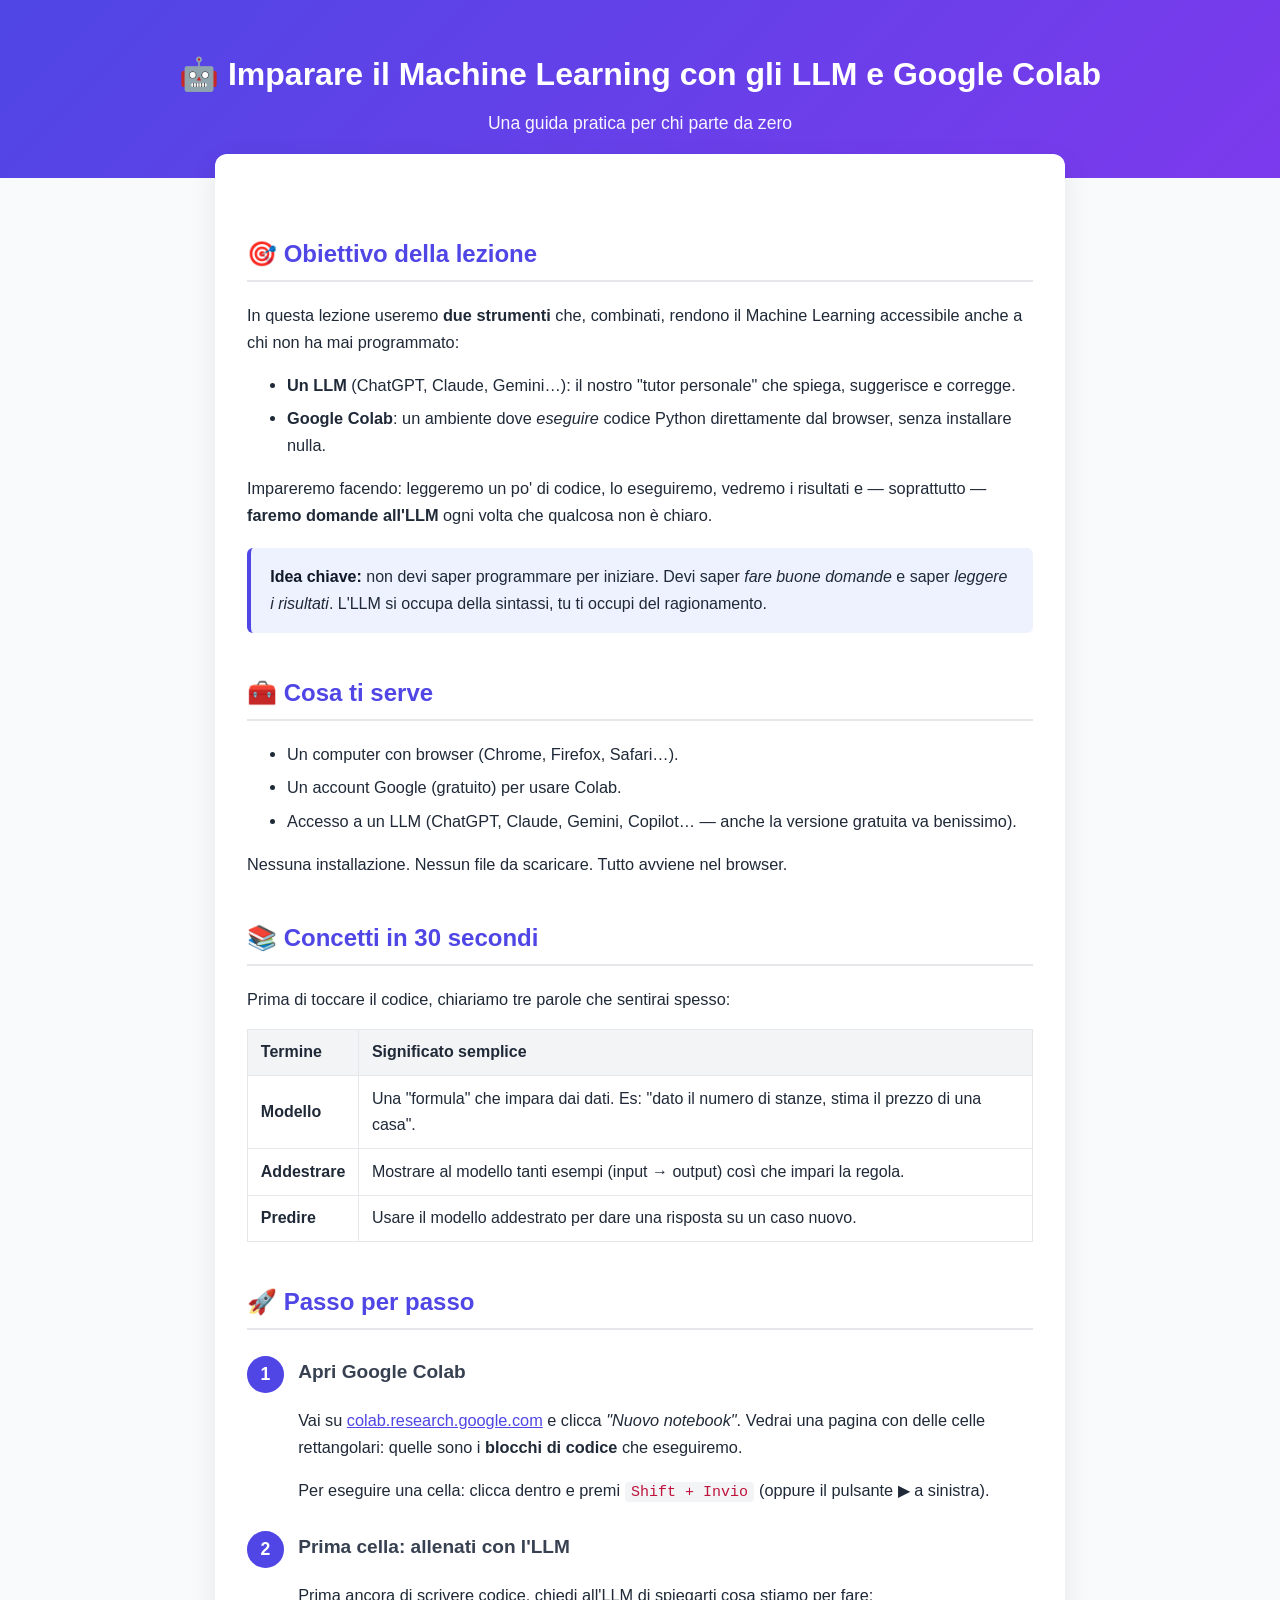
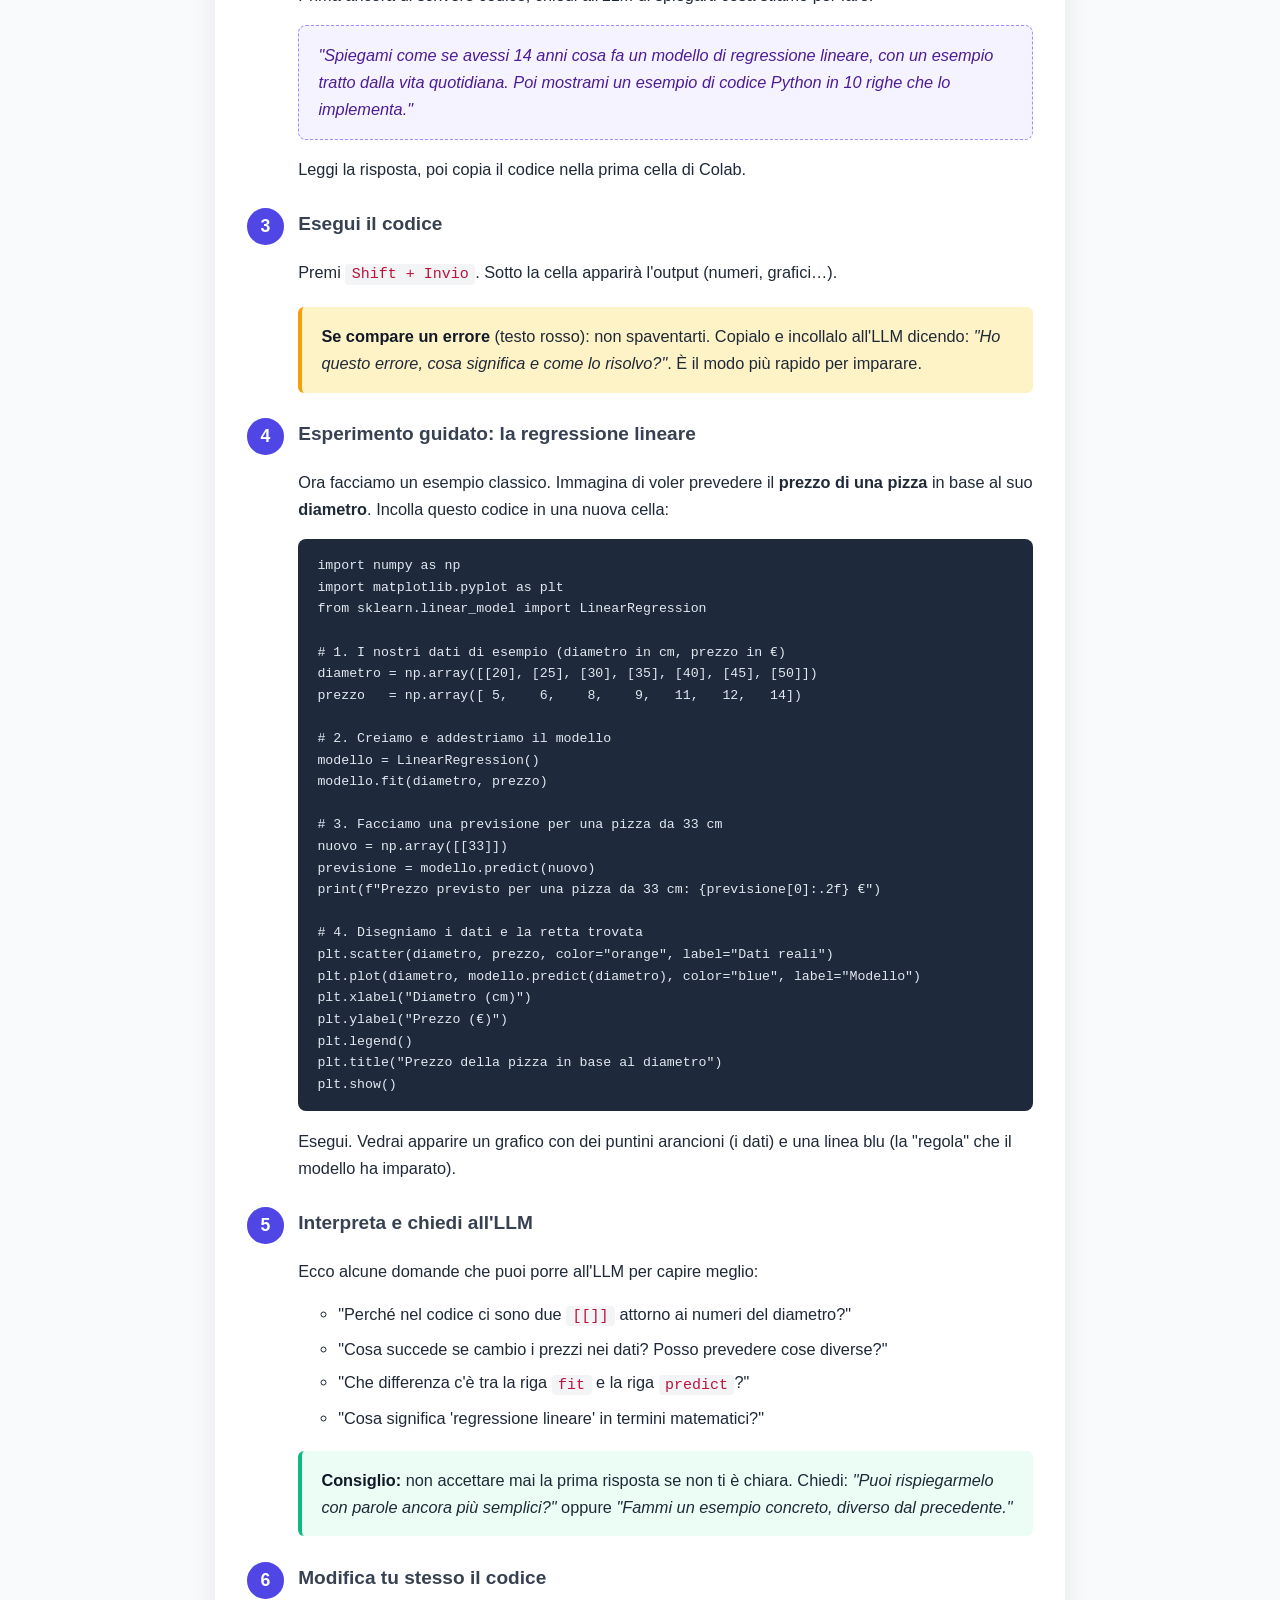
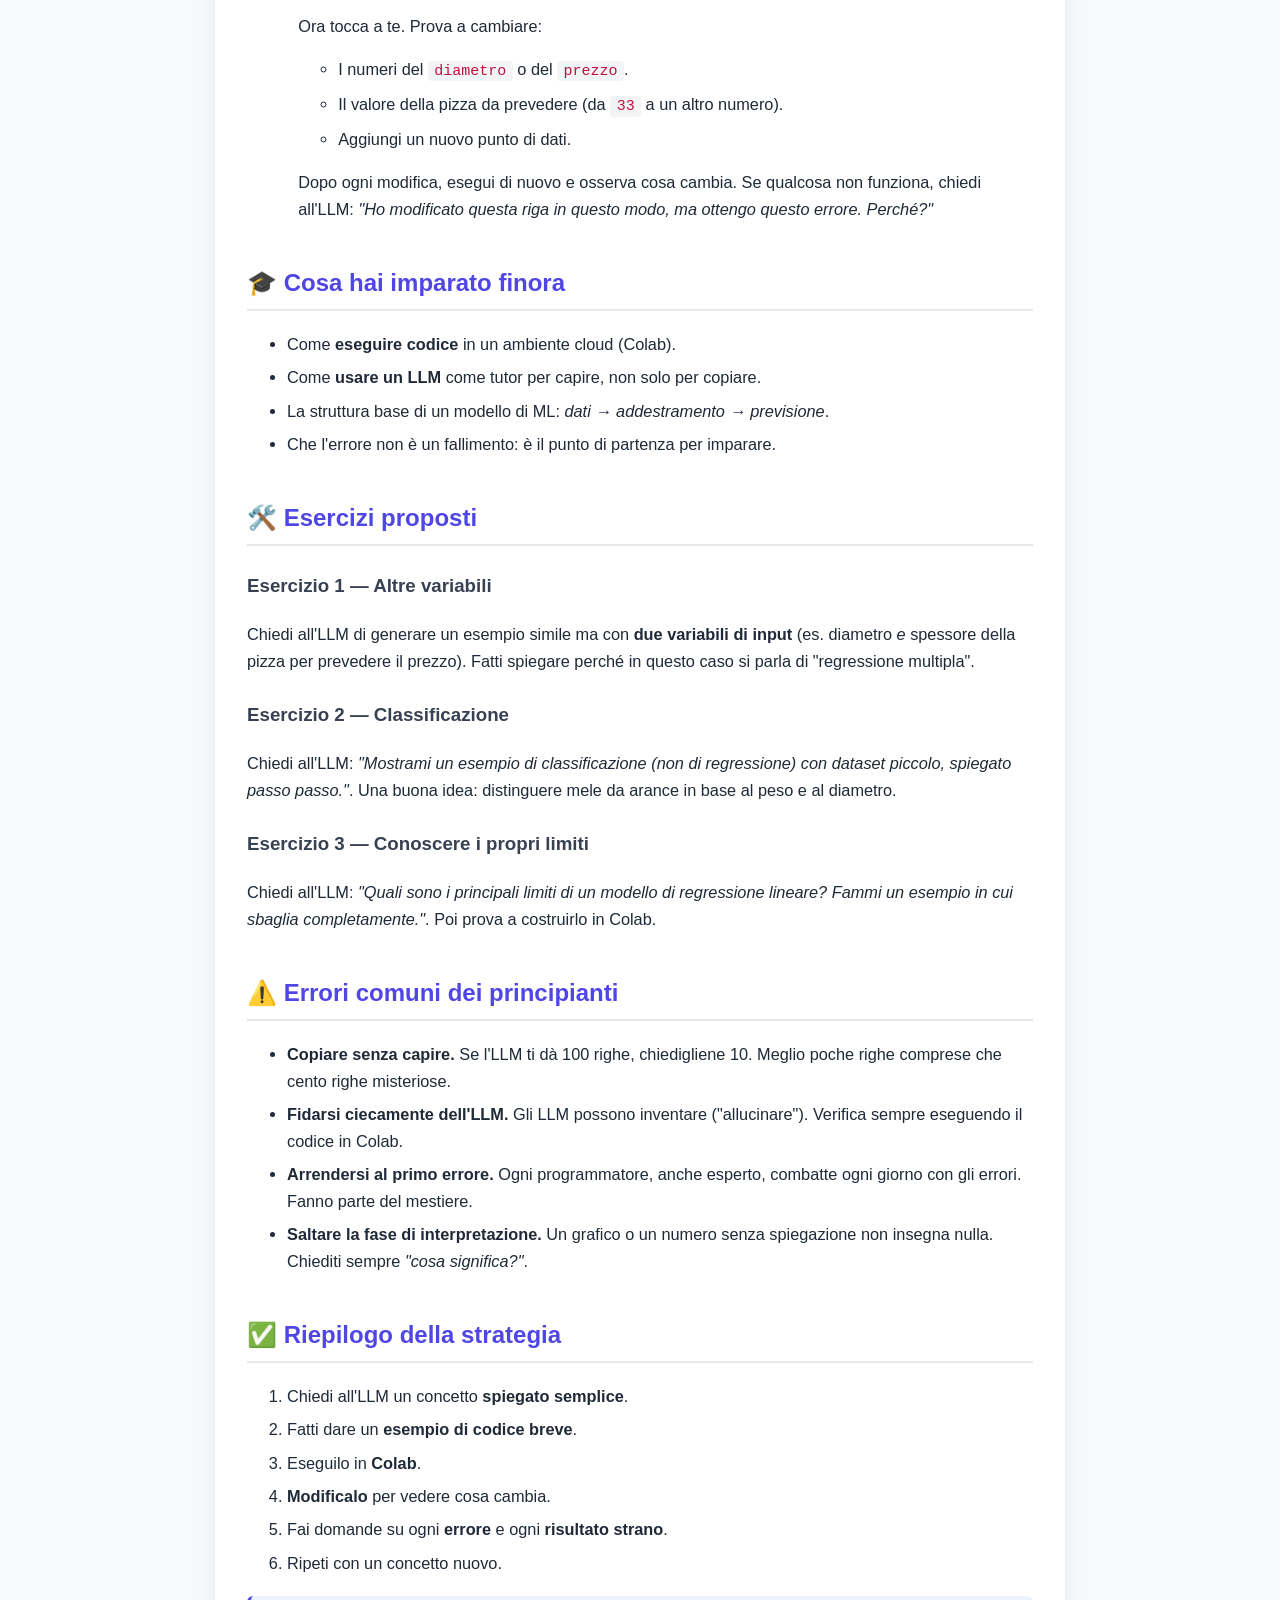
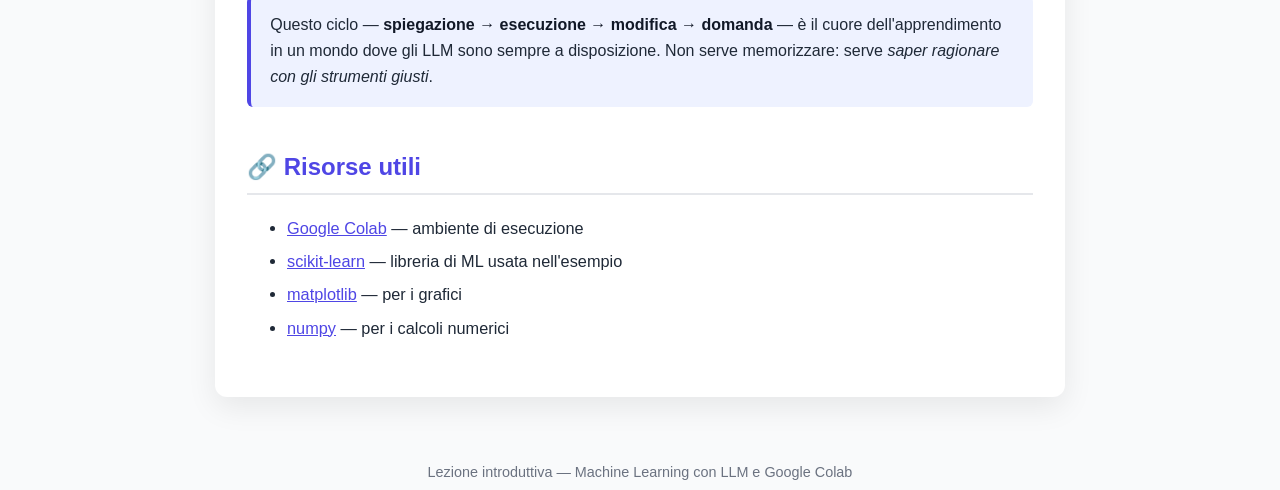
<file: docs/iagol/imparare.html>
<!DOCTYPE html>
<html lang="it">
<head>
<meta charset="UTF-8">
<meta name="viewport" content="width=device-width, initial-scale=1.0">
<title>Imparare il Machine Learning con LLM e Google Colab</title>
<style>
  * { box-sizing: border-box; }
  body {
    font-family: -apple-system, BlinkMacSystemFont, "Segoe UI", Roboto, sans-serif;
    line-height: 1.65;
    color: #1f2937;
    background: #f9fafb;
    margin: 0;
    padding: 0;
  }
  header {
    background: linear-gradient(135deg, #4f46e5 0%, #7c3aed 100%);
    color: white;
    padding: 3rem 1.5rem 2.5rem;
    text-align: center;
  }
  header h1 { margin: 0 0 .5rem; font-size: 2rem; }
  header p { margin: 0; opacity: .95; font-size: 1.1rem; }
  main {
    max-width: 850px;
    margin: -1.5rem auto 3rem;
    background: white;
    padding: 2.5rem 2rem;
    border-radius: 12px;
    box-shadow: 0 10px 30px rgba(0,0,0,.08);
  }
  h2 {
    color: #4f46e5;
    border-bottom: 2px solid #e5e7eb;
    padding-bottom: .4rem;
    margin-top: 2.5rem;
  }
  h3 { color: #374151; margin-top: 1.6rem; }
  p, li { font-size: 1.02rem; }
  code {
    background: #f3f4f6;
    padding: .1rem .4rem;
    border-radius: 4px;
    font-family: "SF Mono", Consolas, monospace;
    font-size: .92em;
    color: #be123c;
  }
  pre {
    background: #1e293b;
    color: #e2e8f0;
    padding: 1rem 1.2rem;
    border-radius: 8px;
    overflow-x: auto;
    font-size: .9rem;
    line-height: 1.5;
  }
  pre code { background: transparent; color: inherit; padding: 0; }
  .box {
    background: #eef2ff;
    border-left: 4px solid #4f46e5;
    padding: 1rem 1.2rem;
    margin: 1.2rem 0;
    border-radius: 6px;
  }
  .box.warn { background: #fef3c7; border-color: #f59e0b; }
  .box.tip  { background: #ecfdf5; border-color: #10b981; }
  .box strong { color: #111827; }
  ol li, ul li { margin: .4rem 0; }
  .steps { counter-reset: step; list-style: none; padding: 0; }
  .steps > li {
    position: relative;
    padding-left: 3.2rem;
    margin: 1.2rem 0;
  }
  .steps > li::before {
    counter-increment: step;
    content: counter(step);
    position: absolute;
    left: 0; top: 0;
    width: 2.3rem; height: 2.3rem;
    background: #4f46e5;
    color: white;
    border-radius: 50%;
    display: flex; align-items: center; justify-content: center;
    font-weight: bold;
    font-size: 1.1rem;
  }
  a { color: #4f46e5; }
  footer {
    text-align: center;
    color: #6b7280;
    font-size: .9rem;
    padding: 1rem;
  }
  .prompt-example {
    background: #f5f3ff;
    border: 1px dashed #a78bfa;
    padding: 1rem 1.2rem;
    border-radius: 8px;
    font-style: italic;
    color: #4c1d95;
    margin: 1rem 0;
  }
  table { width: 100%; border-collapse: collapse; margin: 1rem 0; }
  th, td { padding: .6rem .8rem; border: 1px solid #e5e7eb; text-align: left; }
  th { background: #f3f4f6; }
</style>
</head>
<body>

<header>
  <h1>🤖 Imparare il Machine Learning con gli LLM e Google Colab</h1>
  <p>Una guida pratica per chi parte da zero</p>
</header>

<main>

  <h2>🎯 Obiettivo della lezione</h2>
  <p>
    In questa lezione useremo <strong>due strumenti</strong> che, combinati, rendono il Machine Learning
    accessibile anche a chi non ha mai programmato:
  </p>
  <ul>
    <li><strong>Un LLM</strong> (ChatGPT, Claude, Gemini…): il nostro "tutor personale" che spiega, suggerisce e corregge.</li>
    <li><strong>Google Colab</strong>: un ambiente dove <em>eseguire</em> codice Python direttamente dal browser, senza installare nulla.</li>
  </ul>
  <p>
    Impareremo facendo: leggeremo un po' di codice, lo eseguiremo, vedremo i risultati e — soprattutto — 
    <strong>faremo domande all'LLM</strong> ogni volta che qualcosa non è chiaro.
  </p>

  <div class="box">
    <strong>Idea chiave:</strong> non devi saper programmare per iniziare. Devi saper <em>fare buone domande</em> 
    e saper <em>leggere i risultati</em>. L'LLM si occupa della sintassi, tu ti occupi del ragionamento.
  </div>

  <h2>🧰 Cosa ti serve</h2>
  <ul>
    <li>Un computer con browser (Chrome, Firefox, Safari…).</li>
    <li>Un account Google (gratuito) per usare Colab.</li>
    <li>Accesso a un LLM (ChatGPT, Claude, Gemini, Copilot… — anche la versione gratuita va benissimo).</li>
  </ul>
  <p>Nessuna installazione. Nessun file da scaricare. Tutto avviene nel browser.</p>

  <h2>📚 Concetti in 30 secondi</h2>
  <p>Prima di toccare il codice, chiariamo tre parole che sentirai spesso:</p>
  <table>
    <tr><th>Termine</th><th>Significato semplice</th></tr>
    <tr><td><strong>Modello</strong></td><td>Una "formula" che impara dai dati. Es: "dato il numero di stanze, stima il prezzo di una casa".</td></tr>
    <tr><td><strong>Addestrare</strong></td><td>Mostrare al modello tanti esempi (input → output) così che impari la regola.</td></tr>
    <tr><td><strong>Predire</strong></td><td>Usare il modello addestrato per dare una risposta su un caso nuovo.</td></tr>
  </table>

  <h2>🚀 Passo per passo</h2>

  <ol class="steps">
    <li>
      <h3>Apri Google Colab</h3>
      <p>
        Vai su <a href="https://colab.research.google.com" target="_blank" rel="noopener">colab.research.google.com</a> 
        e clicca <em>"Nuovo notebook"</em>. Vedrai una pagina con delle celle rettangolari: quelle sono i 
        <strong>blocchi di codice</strong> che eseguiremo.
      </p>
      <p>Per eseguire una cella: clicca dentro e premi <code>Shift + Invio</code> (oppure il pulsante ▶ a sinistra).</p>
    </li>

    <li>
      <h3>Prima cella: allenati con l'LLM</h3>
      <p>Prima ancora di scrivere codice, chiedi all'LLM di spiegarti cosa stiamo per fare:</p>
      <div class="prompt-example">
        "Spiegami come se avessi 14 anni cosa fa un modello di regressione lineare, 
        con un esempio tratto dalla vita quotidiana. Poi mostrami un esempio di codice Python 
        in 10 righe che lo implementa."
      </div>
      <p>Leggi la risposta, poi copia il codice nella prima cella di Colab.</p>
    </li>

    <li>
      <h3>Esegui il codice</h3>
      <p>Premi <code>Shift + Invio</code>. Sotto la cella apparirà l'output (numeri, grafici…).</p>
      <div class="box warn">
        <strong>Se compare un errore</strong> (testo rosso): non spaventarti. 
        Copialo e incollalo all'LLM dicendo: <em>"Ho questo errore, cosa significa e come lo risolvo?"</em>. 
        È il modo più rapido per imparare.
      </div>
    </li>

    <li>
      <h3>Esperimento guidato: la regressione lineare</h3>
      <p>
        Ora facciamo un esempio classico. Immagina di voler prevedere il <strong>prezzo di una pizza</strong> 
        in base al suo <strong>diametro</strong>. Incolla questo codice in una nuova cella:
      </p>
<pre><code>import numpy as np
import matplotlib.pyplot as plt
from sklearn.linear_model import LinearRegression

# 1. I nostri dati di esempio (diametro in cm, prezzo in €)
diametro = np.array([[20], [25], [30], [35], [40], [45], [50]])
prezzo   = np.array([ 5,    6,    8,    9,   11,   12,   14])

# 2. Creiamo e addestriamo il modello
modello = LinearRegression()
modello.fit(diametro, prezzo)

# 3. Facciamo una previsione per una pizza da 33 cm
nuovo = np.array([[33]])
previsione = modello.predict(nuovo)
print(f"Prezzo previsto per una pizza da 33 cm: {previsione[0]:.2f} €")

# 4. Disegniamo i dati e la retta trovata
plt.scatter(diametro, prezzo, color="orange", label="Dati reali")
plt.plot(diametro, modello.predict(diametro), color="blue", label="Modello")
plt.xlabel("Diametro (cm)")
plt.ylabel("Prezzo (€)")
plt.legend()
plt.title("Prezzo della pizza in base al diametro")
plt.show()
</code></pre>
      <p>
        Esegui. Vedrai apparire un grafico con dei puntini arancioni (i dati) e una linea blu 
        (la "regola" che il modello ha imparato).
      </p>
    </li>

    <li>
      <h3>Interpreta e chiedi all'LLM</h3>
      <p>Ecco alcune domande che puoi porre all'LLM per capire meglio:</p>
      <ul>
        <li>"Perché nel codice ci sono due <code>[[]]</code> attorno ai numeri del diametro?"</li>
        <li>"Cosa succede se cambio i prezzi nei dati? Posso prevedere cose diverse?"</li>
        <li>"Che differenza c'è tra la riga <code>fit</code> e la riga <code>predict</code>?"</li>
        <li>"Cosa significa 'regressione lineare' in termini matematici?"</li>
      </ul>
      <div class="box tip">
        <strong>Consiglio:</strong> non accettare mai la prima risposta se non ti è chiara. 
        Chiedi: <em>"Puoi rispiegarmelo con parole ancora più semplici?"</em> oppure 
        <em>"Fammi un esempio concreto, diverso dal precedente."</em>
      </div>
    </li>

    <li>
      <h3>Modifica tu stesso il codice</h3>
      <p>
        Ora tocca a te. Prova a cambiare:
      </p>
      <ul>
        <li>I numeri del <code>diametro</code> o del <code>prezzo</code>.</li>
        <li>Il valore della pizza da prevedere (da <code>33</code> a un altro numero).</li>
        <li>Aggiungi un nuovo punto di dati.</li>
      </ul>
      <p>
        Dopo ogni modifica, esegui di nuovo e osserva cosa cambia. Se qualcosa non funziona, 
        chiedi all'LLM: <em>"Ho modificato questa riga in questo modo, ma ottengo questo errore. Perché?"</em>
      </p>
    </li>
  </ol>

  <h2>🎓 Cosa hai imparato finora</h2>
  <ul>
    <li>Come <strong>eseguire codice</strong> in un ambiente cloud (Colab).</li>
    <li>Come <strong>usare un LLM</strong> come tutor per capire, non solo per copiare.</li>
    <li>La struttura base di un modello di ML: <em>dati → addestramento → previsione</em>.</li>
    <li>Che l'errore non è un fallimento: è il punto di partenza per imparare.</li>
  </ul>

  <h2>🛠️ Esercizi proposti</h2>

  <h3>Esercizio 1 — Altre variabili</h3>
  <p>
    Chiedi all'LLM di generare un esempio simile ma con <strong>due variabili di input</strong> 
    (es. diametro <em>e</em> spessore della pizza per prevedere il prezzo). 
    Fatti spiegare perché in questo caso si parla di "regressione multipla".
  </p>

  <h3>Esercizio 2 — Classificazione</h3>
  <p>
    Chiedi all'LLM: <em>"Mostrami un esempio di classificazione (non di regressione) 
    con dataset piccolo, spiegato passo passo."</em>. Una buona idea: distinguere mele da arance 
    in base al peso e al diametro.
  </p>

  <h3>Esercizio 3 — Conoscere i propri limiti</h3>
  <p>
    Chiedi all'LLM: <em>"Quali sono i principali limiti di un modello di regressione lineare? 
    Fammi un esempio in cui sbaglia completamente."</em>. Poi prova a costruirlo in Colab.
  </p>

  <h2>⚠️ Errori comuni dei principianti</h2>
  <ul>
    <li><strong>Copiare senza capire.</strong> Se l'LLM ti dà 100 righe, chiedigliene 10. Meglio poche righe comprese che cento righe misteriose.</li>
    <li><strong>Fidarsi ciecamente dell'LLM.</strong> Gli LLM possono inventare ("allucinare"). Verifica sempre eseguendo il codice in Colab.</li>
    <li><strong>Arrendersi al primo errore.</strong> Ogni programmatore, anche esperto, combatte ogni giorno con gli errori. Fanno parte del mestiere.</li>
    <li><strong>Saltare la fase di interpretazione.</strong> Un grafico o un numero senza spiegazione non insegna nulla. Chiediti sempre <em>"cosa significa?"</em>.</li>
  </ul>

  <h2>✅ Riepilogo della strategia</h2>
  <ol>
    <li>Chiedi all'LLM un concetto <strong>spiegato semplice</strong>.</li>
    <li>Fatti dare un <strong>esempio di codice breve</strong>.</li>
    <li>Eseguilo in <strong>Colab</strong>.</li>
    <li><strong>Modificalo</strong> per vedere cosa cambia.</li>
    <li>Fai domande su ogni <strong>errore</strong> e ogni <strong>risultato strano</strong>.</li>
    <li>Ripeti con un concetto nuovo.</li>
  </ol>

  <div class="box">
    Questo ciclo — <strong>spiegazione → esecuzione → modifica → domanda</strong> — è il cuore 
    dell'apprendimento in un mondo dove gli LLM sono sempre a disposizione. Non serve memorizzare: 
    serve <em>saper ragionare con gli strumenti giusti</em>.
  </div>

  <h2>🔗 Risorse utili</h2>
  <ul>
    <li><a href="https://colab.research.google.com" target="_blank" rel="noopener">Google Colab</a> — ambiente di esecuzione</li>
    <li><a href="https://scikit-learn.org/stable/" target="_blank" rel="noopener">scikit-learn</a> — libreria di ML usata nell'esempio</li>
    <li><a href="https://matplotlib.org/" target="_blank" rel="noopener">matplotlib</a> — per i grafici</li>
    <li><a href="https://numpy.org/" target="_blank" rel="noopener">numpy</a> — per i calcoli numerici</li>
  </ul>

</main>

<footer>
  Lezione introduttiva — Machine Learning con LLM e Google Colab
</footer>

</body>
</html>
</file>
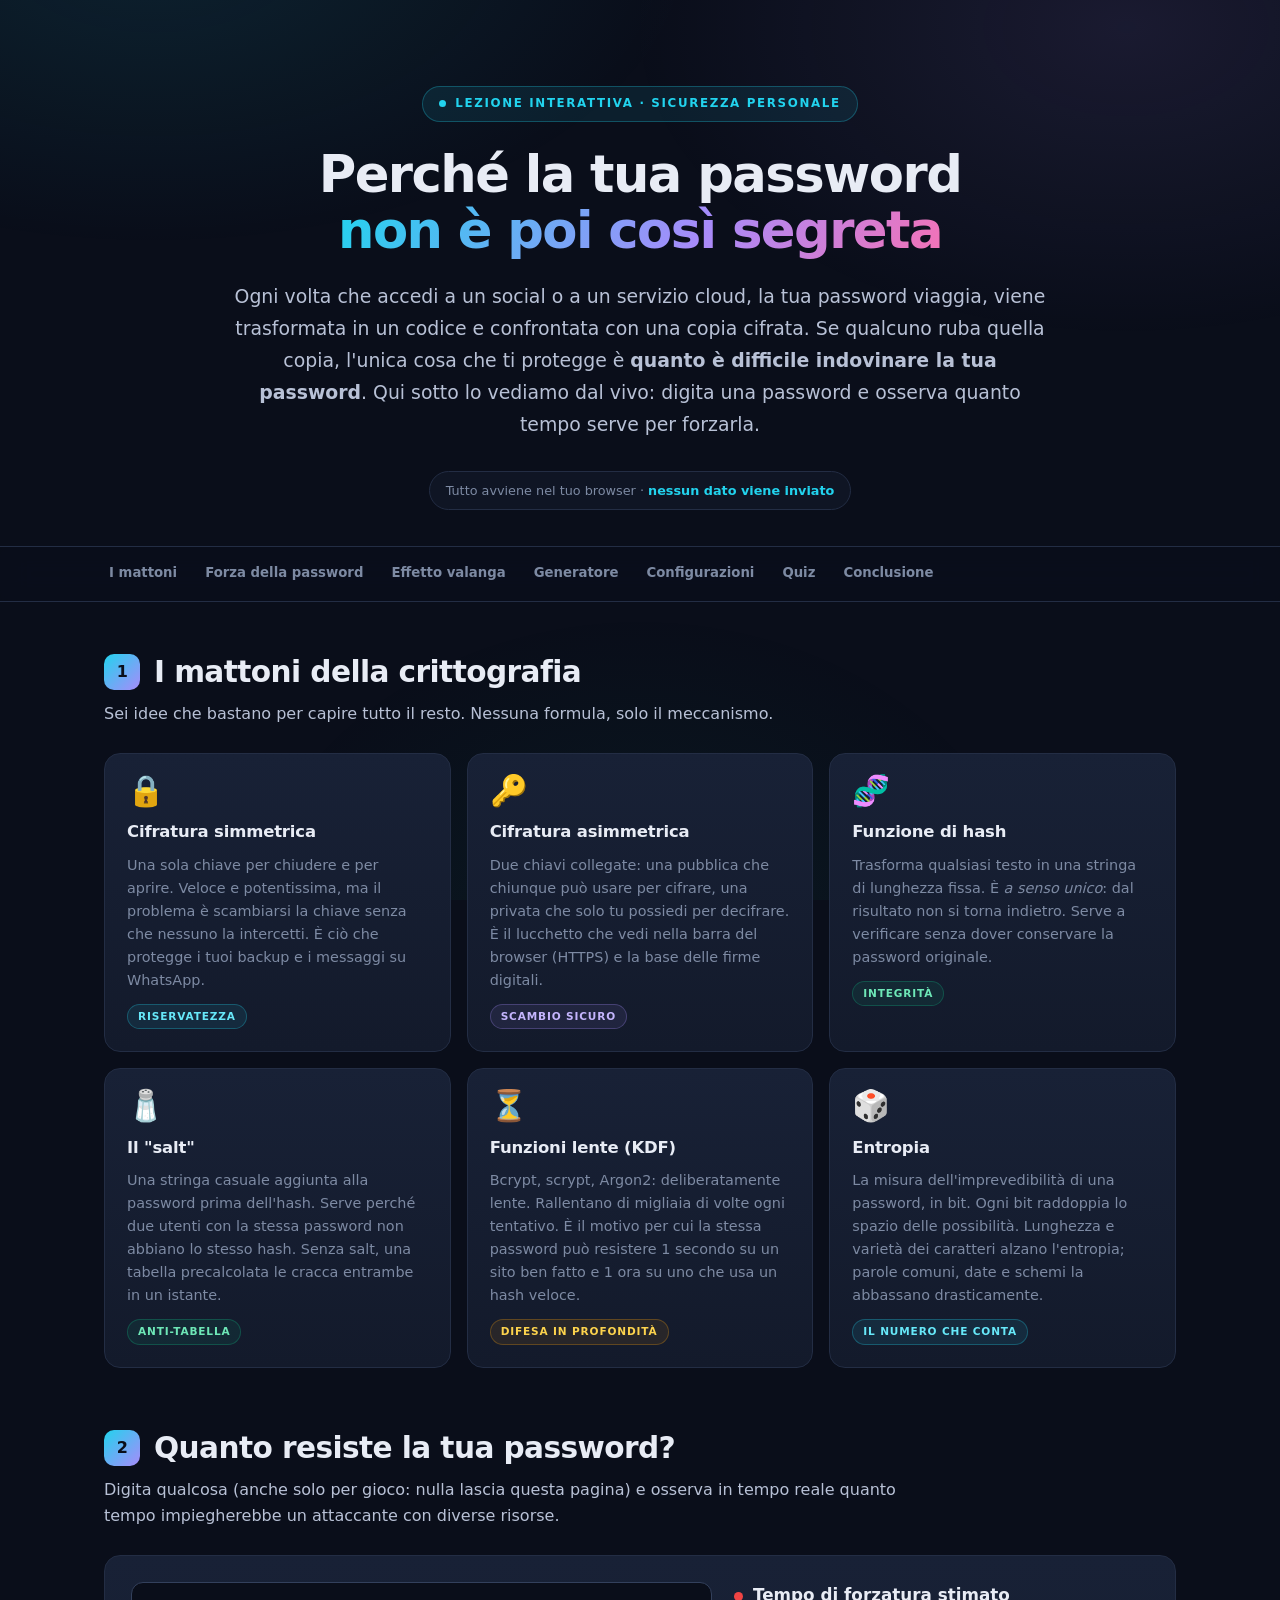
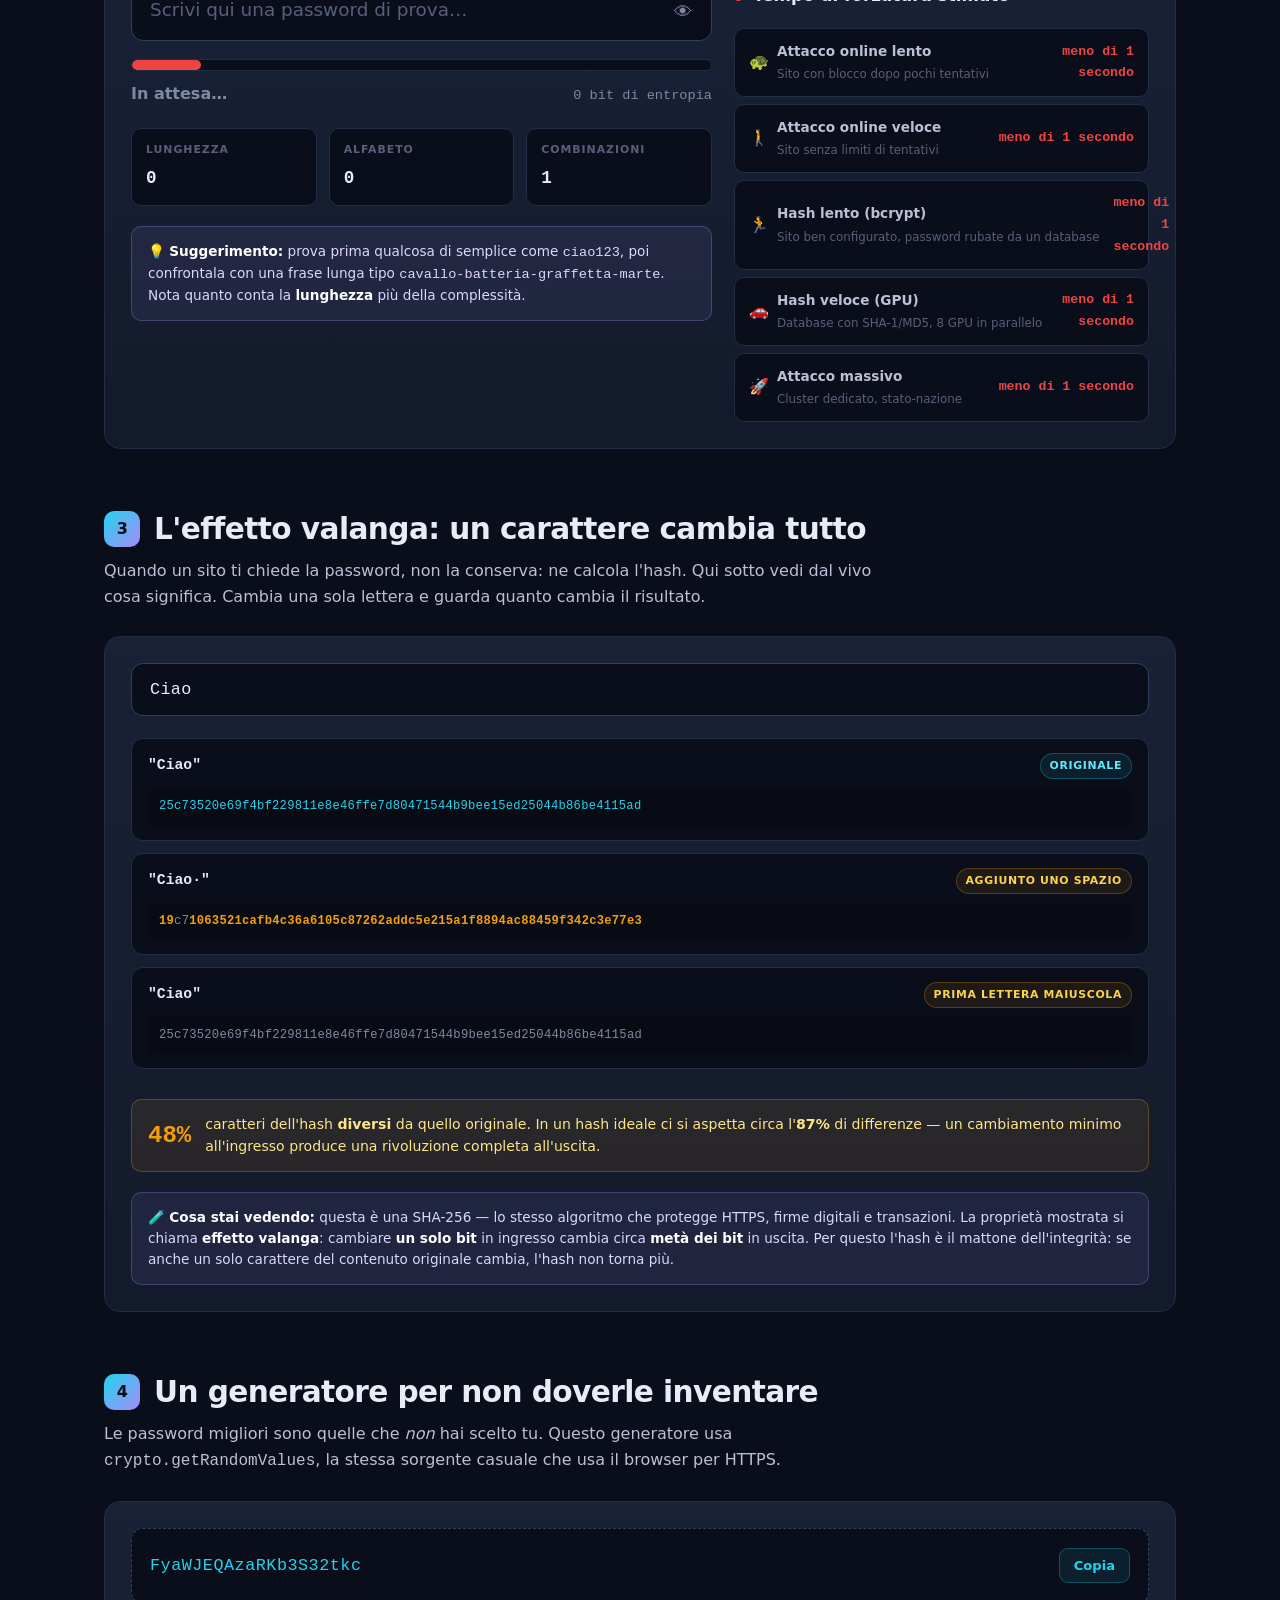
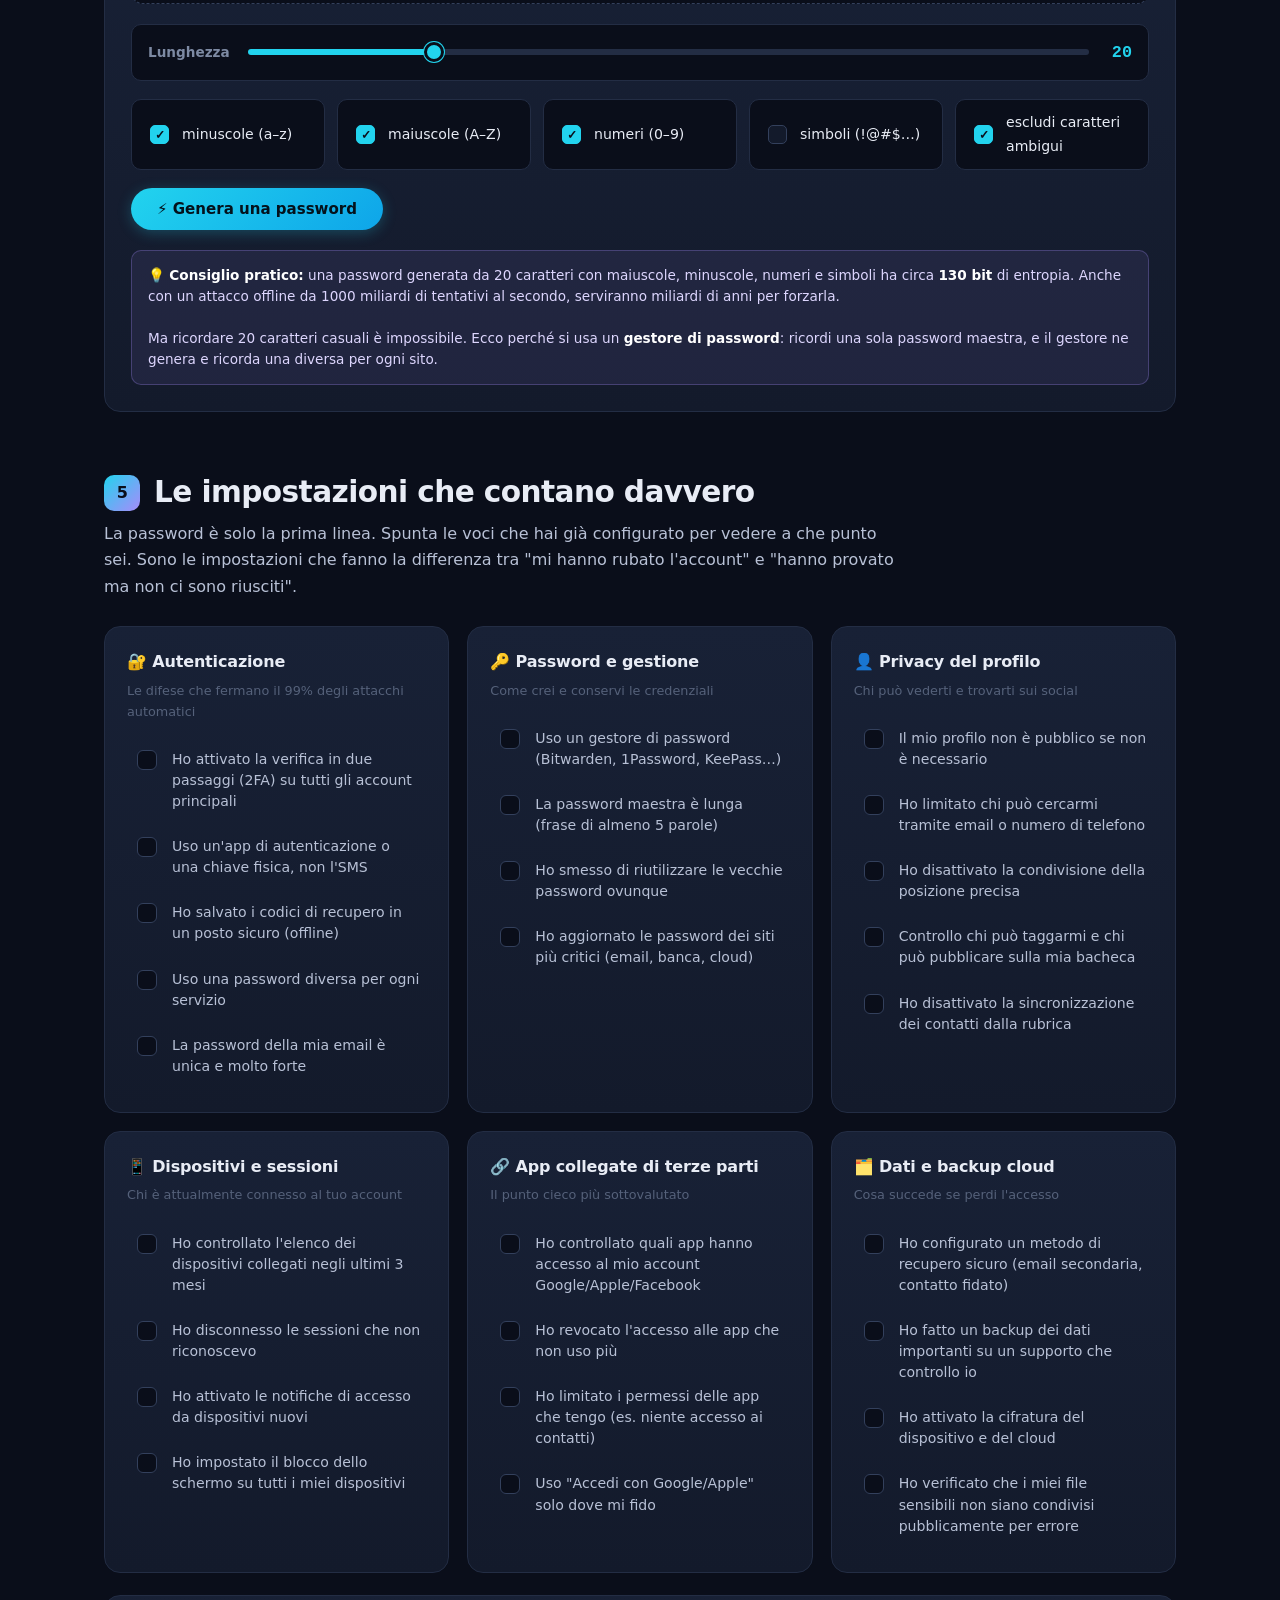
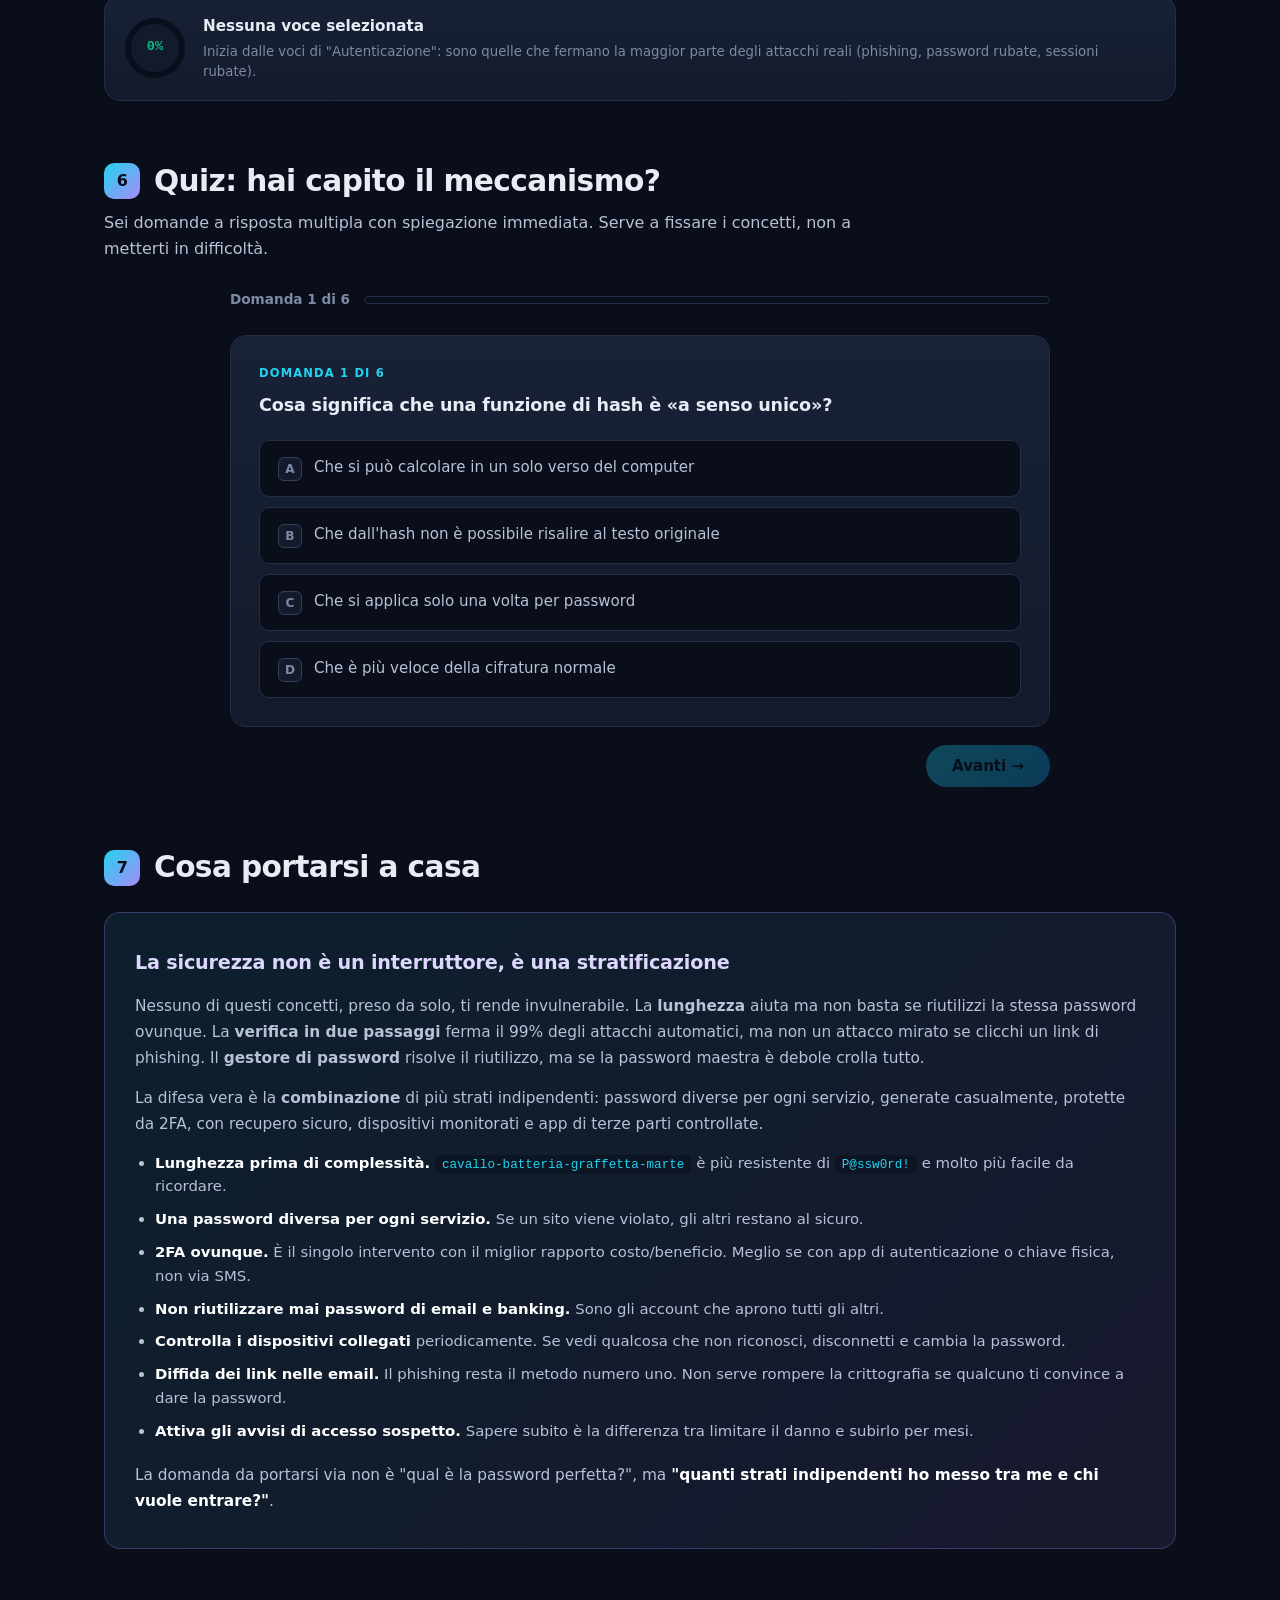
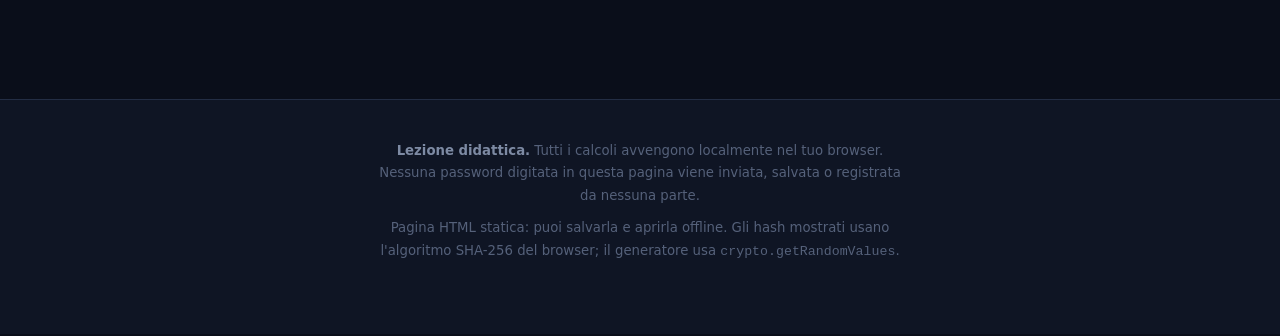
<file: docs/iagol/sicurezza.html>
<!DOCTYPE html>
<html lang="it">
<head>
<meta charset="utf-8">
<meta name="viewport" content="width=device-width, initial-scale=1">
<title>Password, crittografia e sicurezza su social e cloud</title>
<meta name="description" content="Lezione interattiva: come funziona la crittografia, perché le password contano, e come configurare la sicurezza su social e cloud.">

<style>
/* ============================================================
   VARIABILI — tema "console di sicurezza"
   ============================================================ */
:root{
  color-scheme: dark;
  --bg:#0a0e1a;
  --bg-2:#0f1524;
  --card:#131a2b;
  --card-hi:#182136;
  --border:#232d44;
  --border-hi:#33405c;
  --text:#e8ecf5;
  --text-soft:#b8c1d6;
  --muted:#7d8aa3;
  --faint:#55617a;

  --cyan:#22d3ee;
  --cyan-soft:rgba(34,211,238,.09);
  --cyan-border:rgba(34,211,238,.28);

  --emerald:#10b981;
  --emerald-soft:rgba(16,185,129,.09);
  --emerald-border:rgba(16,185,129,.28);

  --amber:#f59e0b;
  --amber-soft:rgba(245,158,11,.09);
  --amber-border:rgba(245,158,11,.28);

  --red:#ef4444;
  --red-soft:rgba(239,68,68,.09);
  --red-border:rgba(239,68,68,.28);

  --violet:#a78bfa;
  --violet-soft:rgba(167,139,250,.09);
  --violet-border:rgba(167,139,250,.28);

  --pink:#f472b6;

  --radius:16px;
  --radius-sm:10px;
  --mono:ui-monospace,"SF Mono",Menlo,Consolas,monospace;
  --sans:system-ui,-apple-system,"Segoe UI",Roboto,"Helvetica Neue",Arial,sans-serif;
}

*,*::before,*::after{box-sizing:border-box;}

html{scroll-behavior:smooth;scroll-padding-top:80px;-webkit-text-size-adjust:100%;}

body{
  margin:0;
  background:var(--bg);
  color:var(--text);
  font-family:var(--sans);
  font-size:16.5px;
  line-height:1.65;
  overflow-x:hidden;
}

/* Alone di sfondo */
body::before{
  content:"";
  position:fixed;inset:0;pointer-events:none;z-index:0;
  background:
    radial-gradient(900px 500px at 12% -6%,rgba(34,211,238,.10),transparent 60%),
    radial-gradient(800px 500px at 88% 3%,rgba(167,139,250,.10),transparent 62%),
    radial-gradient(700px 600px at 50% 108%,rgba(16,185,129,.07),transparent 60%);
}

/* ============================================================
   HERO
   ============================================================ */
.hero{
  position:relative;z-index:1;
  max-width:1120px;margin:0 auto;
  padding:clamp(46px,7vw,86px) 24px 36px;
  text-align:center;
}

.eyebrow{
  display:inline-flex;align-items:center;gap:9px;
  font-size:.74rem;letter-spacing:.14em;text-transform:uppercase;
  font-weight:700;color:var(--cyan);
  background:var(--cyan-soft);
  border:1px solid var(--cyan-border);
  padding:7px 16px;border-radius:999px;margin-bottom:24px;
}
.eyebrow::before{
  content:"";width:7px;height:7px;border-radius:50%;
  background:var(--cyan);
  box-shadow:0 0 0 0 rgba(34,211,238,.6);
  animation:pulse 2s infinite;
}
@keyframes pulse{
  0%{box-shadow:0 0 0 0 rgba(34,211,238,.55);}
  70%{box-shadow:0 0 0 11px rgba(34,211,238,0);}
  100%{box-shadow:0 0 0 0 rgba(34,211,238,0);}
}

.hero h1{
  font-size:clamp(1.9rem,4.8vw,3.2rem);
  line-height:1.1;letter-spacing:-.03em;
  margin:0 0 22px;font-weight:800;
}
.hero h1 em{
  font-style:normal;
  background:linear-gradient(120deg,var(--cyan),var(--violet) 60%,var(--pink));
  -webkit-background-clip:text;background-clip:text;color:transparent;
}

.hero p.lead{
  font-size:clamp(1rem,1.7vw,1.18rem);
  color:var(--text-soft);
  max-width:68ch;margin:0 auto 16px;line-height:1.7;
}
.hero .notice{
  display:inline-block;margin-top:14px;
  font-size:.8rem;color:var(--muted);
  background:var(--bg-2);
  border:1px solid var(--border);
  padding:8px 16px;border-radius:999px;
}
.hero .notice b{color:var(--cyan);}

/* ============================================================
   NAV
   ============================================================ */
.toc{
  position:sticky;top:0;z-index:50;
  backdrop-filter:blur(14px) saturate(160%);
  -webkit-backdrop-filter:blur(14px) saturate(160%);
  background:rgba(10,14,26,.82);
  border-top:1px solid var(--border);
  border-bottom:1px solid var(--border);
  overflow-x:auto;scrollbar-width:none;
}
.toc::-webkit-scrollbar{display:none;}
.toc-inner{
  max-width:1120px;margin:0 auto;
  padding:0 16px;display:flex;gap:2px;white-space:nowrap;
}
.toc a{
  color:var(--muted);text-decoration:none;
  font-size:.83rem;font-weight:600;
  padding:15px 13px;
  border-bottom:2px solid transparent;
  transition:color .18s,border-color .18s;
}
.toc a:hover{color:var(--text);border-bottom-color:var(--cyan);}

/* ============================================================
   LAYOUT
   ============================================================ */
main{
  position:relative;z-index:1;
  max-width:1120px;margin:0 auto;
  padding:0 24px 80px;
}

section.block{
  padding:52px 0 10px;
  scroll-margin-top:70px;
}

.block-head{margin-bottom:26px;max-width:76ch;}
.block-head h2{
  font-size:clamp(1.35rem,2.9vw,1.85rem);
  letter-spacing:-.02em;margin:0 0 10px;
  font-weight:800;line-height:1.25;
  display:flex;align-items:center;gap:14px;
}
.block-head h2 .n{
  flex:0 0 auto;display:inline-flex;
  align-items:center;justify-content:center;
  width:36px;height:36px;border-radius:10px;
  background:linear-gradient(135deg,var(--cyan),var(--violet));
  color:#0a0e1a;font-size:1rem;font-weight:900;
}
.block-head p{margin:0;color:var(--text-soft);font-size:1rem;}

/* ============================================================
   CARD CONCETTI
   ============================================================ */
.concepts{
  display:grid;
  grid-template-columns:repeat(auto-fill,minmax(300px,1fr));
  gap:16px;
}

.concept{
  background:linear-gradient(180deg,var(--card-hi),var(--card));
  border:1px solid var(--border);
  border-radius:var(--radius);
  padding:22px;
  transition:transform .2s,border-color .2s;
  position:relative;overflow:hidden;
}
.concept::after{
  content:"";position:absolute;top:0;left:0;right:0;height:1px;
  background:linear-gradient(90deg,transparent,rgba(34,211,238,.5),transparent);
  opacity:0;transition:opacity .25s;
}
.concept:hover{transform:translateY(-3px);border-color:var(--border-hi);}
.concept:hover::after{opacity:1;}

.concept .ico{font-size:1.9rem;display:block;margin-bottom:12px;line-height:1;}
.concept h3{
  margin:0 0 8px;font-size:1.03rem;
  font-weight:700;letter-spacing:-.01em;
}
.concept p{margin:0;font-size:.9rem;color:var(--muted);line-height:1.6;}
.concept .tag{
  display:inline-block;margin-top:12px;
  font-size:.66rem;font-weight:700;letter-spacing:.08em;text-transform:uppercase;
  padding:3px 10px;border-radius:999px;
}
.tag.cyan{background:var(--cyan-soft);color:#67e8f9;border:1px solid var(--cyan-border);}
.tag.violet{background:var(--violet-soft);color:#c4b5fd;border:1px solid var(--violet-border);}
.tag.emerald{background:var(--emerald-soft);color:#6ee7b7;border:1px solid var(--emerald-border);}
.tag.amber{background:var(--amber-soft);color:#fcd34d;border:1px solid var(--amber-border);}

/* ============================================================
   PANNELLI GENERALI
   ============================================================ */
.panel{
  background:linear-gradient(180deg,var(--card-hi),var(--card));
  border:1px solid var(--border);
  border-radius:var(--radius);
  padding:26px;
}

.panel h3{
  margin:0 0 18px;
  font-size:1.05rem;font-weight:700;
  display:flex;align-items:center;gap:10px;
}
.panel h3 .dot{
  width:9px;height:9px;border-radius:50%;flex:0 0 auto;
}

/* ============================================================
   LAB PASSWORD
   ============================================================ */
.pw-lab{
  display:grid;
  grid-template-columns:1.4fr 1fr;
  gap:22px;
}
@media (max-width:820px){.pw-lab{grid-template-columns:1fr;}}

.pw-input-wrap{
  position:relative;
  margin-bottom:18px;
}
.pw-input{
  width:100%;
  background:var(--bg);
  border:1.5px solid var(--border-hi);
  border-radius:12px;
  padding:18px 56px 18px 18px;
  color:var(--text);
  font-family:var(--mono);
  font-size:1.15rem;
  outline:none;
  transition:border-color .2s;
  letter-spacing:.04em;
}
.pw-input:focus{border-color:var(--cyan);}
.pw-input::placeholder{color:var(--faint);letter-spacing:0;font-family:var(--sans);}

.pw-toggle{
  position:absolute;right:12px;top:50%;
  transform:translateY(-50%);
  background:transparent;border:none;
  color:var(--muted);cursor:pointer;
  font-size:1.15rem;padding:8px;
  border-radius:8px;transition:color .15s,background .15s;
  line-height:1;
}
.pw-toggle:hover{color:var(--text);background:rgba(255,255,255,.05);}

.strength-bar{
  height:12px;background:var(--bg);
  border-radius:999px;overflow:hidden;
  border:1px solid var(--border);
  margin-bottom:10px;
}
.strength-fill{
  height:100%;width:0%;
  border-radius:999px;
  transition:width .35s cubic-bezier(.2,.7,.3,1),background .35s;
  background:var(--red);
}

.strength-label{
  display:flex;justify-content:space-between;
  align-items:baseline;margin-bottom:20px;
  font-size:.85rem;
}
.strength-label .verdict{font-weight:800;font-size:1rem;}
.strength-label .bits{
  font-family:var(--mono);color:var(--muted);font-size:.85rem;
}

.metrics{
  display:grid;
  grid-template-columns:repeat(3,1fr);
  gap:12px;margin-bottom:20px;
}
.metric{
  background:var(--bg);
  border:1px solid var(--border);
  border-radius:var(--radius-sm);
  padding:12px 14px;
}
.metric .k{
  font-size:.68rem;text-transform:uppercase;
  letter-spacing:.09em;color:var(--faint);font-weight:700;
  display:block;margin-bottom:5px;
}
.metric .v{
  font-family:var(--mono);font-size:1.1rem;
  font-weight:700;color:var(--text);
}

.crack-list{display:flex;flex-direction:column;gap:7px;}
.crack-row{
  display:flex;justify-content:space-between;
  align-items:center;gap:14px;
  padding:11px 14px;
  background:var(--bg);
  border:1px solid var(--border);
  border-radius:10px;
  font-size:.85rem;
}
.crack-row .who{
  color:var(--text-soft);flex:0 0 auto;
  display:flex;align-items:center;gap:8px;
}
.crack-row .who .emo{font-size:1rem;}
.crack-row .time{
  font-family:var(--mono);
  font-weight:700;font-size:.83rem;
  text-align:right;
  color:var(--text);
}

.insight{
  margin-top:16px;
  padding:14px 16px;
  border-radius:var(--radius-sm);
  background:var(--violet-soft);
  border:1px solid var(--violet-border);
  font-size:.85rem;
  color:#ddd6fe;
  line-height:1.55;
}
.insight b{color:#fff;}

/* ============================================================
   HASH / EFFETTO VALANGA
   ============================================================ */
.hash-demo{
  display:grid;
  grid-template-columns:1fr;
  gap:16px;
}

.hash-input{
  width:100%;
  background:var(--bg);
  border:1.5px solid var(--border-hi);
  border-radius:12px;
  padding:16px 18px;
  color:var(--text);
  font-family:var(--mono);
  font-size:1.05rem;
  outline:none;
  transition:border-color .2s;
  letter-spacing:.02em;
}
.hash-input:focus{border-color:var(--violet);}

.hash-rows{display:flex;flex-direction:column;gap:12px;margin-top:6px;}

.hash-row{
  background:var(--bg);
  border:1px solid var(--border);
  border-radius:12px;
  padding:14px 16px;
}
.hash-row .top{
  display:flex;justify-content:space-between;
  align-items:baseline;gap:12px;margin-bottom:9px;
  flex-wrap:wrap;
}
.hash-row .src{
  font-family:var(--mono);
  font-size:.92rem;color:var(--text);
  font-weight:600;
}
.hash-row .badge-mini{
  font-size:.68rem;font-weight:700;
  letter-spacing:.06em;text-transform:uppercase;
  padding:3px 9px;border-radius:999px;
}
.badge-mini.ref{background:var(--cyan-soft);color:#67e8f9;border:1px solid var(--cyan-border);}
.badge-mini.diff{background:var(--amber-soft);color:#fcd34d;border:1px solid var(--amber-border);}

.hash-row .hex{
  font-family:var(--mono);
  font-size:.76rem;
  word-break:break-all;
  line-height:1.6;
  color:var(--cyan);
  background:rgba(0,0,0,.25);
  padding:9px 11px;border-radius:8px;
  letter-spacing:.02em;
}
.hash-row .hex span.same{color:var(--muted);}
.hash-row .hex span.chg{color:var(--amber);font-weight:700;}

.diff-stat{
  display:flex;align-items:center;gap:14px;
  margin-top:14px;padding:14px 16px;
  background:var(--amber-soft);
  border:1px solid var(--amber-border);
  border-radius:var(--radius-sm);
  font-size:.88rem;color:#fde68a;
}
.diff-stat .big{
  font-family:var(--mono);
  font-size:1.5rem;font-weight:800;
  color:var(--amber);flex:0 0 auto;line-height:1;
}
.diff-stat .txt{line-height:1.5;}

/* ============================================================
   GENERATORE
   ============================================================ */
.gen-output{
  display:flex;align-items:center;gap:10px;
  background:var(--bg);
  border:1.5px dashed var(--border-hi);
  border-radius:12px;
  padding:18px;
  margin-bottom:20px;
  min-height:76px;
}
.gen-output .val{
  flex:1;
  font-family:var(--mono);
  font-size:1.05rem;
  word-break:break-all;
  color:var(--cyan);
  letter-spacing:.03em;
  line-height:1.5;
}
.gen-output .val.empty{color:var(--faint);font-style:italic;font-family:var(--sans);}

.gen-copy{
  flex:0 0 auto;
  background:var(--cyan-soft);
  border:1px solid var(--cyan-border);
  color:var(--cyan);
  padding:9px 14px;
  border-radius:9px;
  cursor:pointer;
  font-family:var(--sans);
  font-size:.82rem;font-weight:700;
  transition:all .15s;
}
.gen-copy:hover{background:rgba(34,211,238,.18);}
.gen-copy.copied{background:var(--emerald-soft);border-color:var(--emerald-border);color:var(--emerald);}

.gen-options{
  display:grid;
  grid-template-columns:repeat(auto-fit,minmax(180px,1fr));
  gap:12px;
  margin-bottom:18px;
}

.opt{
  display:flex;align-items:center;gap:10px;
  background:var(--bg);
  border:1px solid var(--border);
  border-radius:10px;
  padding:11px 14px;
  cursor:pointer;
  font-size:.88rem;
  user-select:none;
  transition:border-color .15s;
}
.opt:hover{border-color:var(--border-hi);}
.opt input{
  appearance:none;-webkit-appearance:none;
  width:19px;height:19px;
  border:1.5px solid var(--border-hi);
  border-radius:5px;
  background:var(--card);
  cursor:pointer;flex:0 0 auto;
  position:relative;
  transition:all .15s;
}
.opt input:checked{
  background:var(--cyan);
  border-color:var(--cyan);
}
.opt input:checked::after{
  content:"✓";
  position:absolute;inset:0;
  display:flex;align-items:center;justify-content:center;
  color:#0a0e1a;font-size:.75rem;font-weight:900;
}

.slider-wrap{
  display:flex;align-items:center;gap:16px;
  background:var(--bg);
  border:1px solid var(--border);
  border-radius:10px;
  padding:14px 16px;
  margin-bottom:18px;
}
.slider-wrap label{
  font-size:.85rem;color:var(--muted);
  font-weight:600;flex:0 0 auto;
}
.slider-wrap input[type=range]{
  flex:1;
  appearance:none;-webkit-appearance:none;
  height:6px;border-radius:999px;
  background:linear-gradient(90deg,var(--cyan) var(--pct,50%),var(--border) var(--pct,50%));
  outline:none;cursor:pointer;
}
.slider-wrap input[type=range]::-webkit-slider-thumb{
  appearance:none;-webkit-appearance:none;
  width:20px;height:20px;border-radius:50%;
  background:var(--cyan);
  border:3px solid var(--bg);
  box-shadow:0 0 0 1px var(--cyan);
  cursor:grab;
}
.slider-wrap input[type=range]::-moz-range-thumb{
  width:20px;height:20px;border-radius:50%;
  background:var(--cyan);border:3px solid var(--bg);cursor:grab;
}
.slider-wrap .val{
  font-family:var(--mono);
  font-weight:800;font-size:1.05rem;
  color:var(--cyan);
  flex:0 0 auto;min-width:2.5ch;text-align:right;
}

/* ============================================================
   CHECKLIST CONFIGURAZIONI
   ============================================================ */
.check-groups{
  display:grid;
  grid-template-columns:repeat(auto-fill,minmax(320px,1fr));
  gap:18px;
}

.check-group{
  background:linear-gradient(180deg,var(--card-hi),var(--card));
  border:1px solid var(--border);
  border-radius:var(--radius);
  padding:22px;
}

.check-group h4{
  margin:0 0 4px;
  font-size:1rem;font-weight:800;
  letter-spacing:-.01em;
  display:flex;align-items:center;gap:10px;
}
.check-group .sub{
  font-size:.8rem;color:var(--faint);
  margin:0 0 16px;
}

.check-item{
  display:flex;align-items:flex-start;gap:12px;
  padding:11px 12px;
  border-radius:10px;
  cursor:pointer;
  margin:0 -6px 2px;
  transition:background .15s;
  user-select:none;
}
.check-item:hover{background:rgba(255,255,255,.025);}

.check-item input{
  appearance:none;-webkit-appearance:none;
  width:20px;height:20px;flex:0 0 auto;
  border:1.5px solid var(--border-hi);
  border-radius:6px;
  background:var(--bg);
  cursor:pointer;margin-top:1px;
  position:relative;transition:all .15s;
}
.check-item input:checked{
  background:var(--emerald);
  border-color:var(--emerald);
}
.check-item input:checked::after{
  content:"✓";
  position:absolute;inset:0;
  display:flex;align-items:center;justify-content:center;
  color:#0a0e1a;font-size:.78rem;font-weight:900;
}

.check-item .txt{
  font-size:.88rem;color:var(--text-soft);
  line-height:1.5;
}
.check-item input:checked + .txt{
  color:var(--faint);
  text-decoration:line-through;
  text-decoration-color:var(--faint);
}

.check-progress{
  margin-top:22px;
  padding:18px 20px;
  background:linear-gradient(180deg,var(--card-hi),var(--card));
  border:1px solid var(--border);
  border-radius:var(--radius);
  display:flex;align-items:center;gap:18px;
  flex-wrap:wrap;
}
.check-progress .ring{
  flex:0 0 auto;width:60px;height:60px;
  border-radius:50%;
  background:conic-gradient(var(--emerald) var(--deg,0deg),var(--bg) var(--deg,0deg));
  display:flex;align-items:center;justify-content:center;
  position:relative;
}
.check-progress .ring::before{
  content:"";position:absolute;inset:6px;
  border-radius:50%;background:var(--card);
}
.check-progress .ring span{
  position:relative;
  font-family:var(--mono);font-weight:800;
  font-size:.85rem;color:var(--emerald);
}
.check-progress .info{flex:1;min-width:200px;}
.check-progress .info .t{
  font-weight:700;font-size:.95rem;margin-bottom:3px;
}
.check-progress .info .d{
  font-size:.83rem;color:var(--muted);line-height:1.5;
}

/* ============================================================
   QUIZ
   ============================================================ */
.quiz-wrap{max-width:820px;margin:0 auto;}

.quiz-progress{
  display:flex;align-items:center;gap:14px;
  margin-bottom:24px;font-size:.85rem;
  color:var(--muted);font-weight:600;
}
.progress-bar{
  flex:1;height:8px;background:var(--bg);
  border-radius:999px;overflow:hidden;
  border:1px solid var(--border);
}
.progress-fill{
  height:100%;width:0%;
  background:linear-gradient(90deg,var(--cyan),var(--violet));
  transition:width .4s cubic-bezier(.2,.7,.3,1);
  border-radius:999px;
}

.question{
  background:linear-gradient(180deg,var(--card-hi),var(--card));
  border:1px solid var(--border);
  border-radius:var(--radius);
  padding:28px;margin-bottom:18px;
  display:none;
}
.question.active{display:block;animation:qIn .3s ease both;}
@keyframes qIn{
  from{opacity:0;transform:translateY(10px);}
  to{opacity:1;transform:translateY(0);}
}

.q-num{
  font-size:.72rem;font-weight:700;
  letter-spacing:.1em;text-transform:uppercase;
  color:var(--cyan);margin-bottom:10px;display:block;
}
.q-text{
  font-size:1.1rem;font-weight:700;
  line-height:1.45;margin:0 0 22px;
  letter-spacing:-.01em;
}

.options{display:flex;flex-direction:column;gap:10px;}

.option{
  background:var(--bg);
  border:1.5px solid var(--border);
  border-radius:var(--radius-sm);
  padding:15px 18px;cursor:pointer;
  font-family:var(--sans);font-size:.94rem;
  color:var(--text-soft);text-align:left;
  line-height:1.5;transition:all .15s;
  display:flex;align-items:flex-start;gap:12px;width:100%;
}
.option:hover:not(.locked){
  border-color:var(--cyan);
  background:var(--cyan-soft);
  transform:translateX(3px);
}
.option .letter{
  flex:0 0 auto;width:24px;height:24px;
  border-radius:6px;
  background:var(--card);border:1px solid var(--border-hi);
  display:flex;align-items:center;justify-content:center;
  font-size:.76rem;font-weight:800;color:var(--muted);
  margin-top:1px;
}
.option.correct{
  border-color:var(--emerald);
  background:var(--emerald-soft);
  color:#a7f3d0;
}
.option.correct .letter{
  background:var(--emerald);border-color:var(--emerald);color:#0a0e1a;
}
.option.wrong{
  border-color:var(--red);
  background:var(--red-soft);color:#fecaca;
}
.option.wrong .letter{
  background:var(--red);border-color:var(--red);color:#fff;
}
.option.locked{cursor:default;}

.feedback{
  margin-top:18px;padding:16px 18px;
  border-radius:var(--radius-sm);
  font-size:.9rem;line-height:1.6;
  display:none;
}
.feedback.show{display:block;animation:fIn .3s ease both;}
@keyframes fIn{from{opacity:0;transform:translateY(-4px);}to{opacity:1;transform:translateY(0);}}
.feedback.good{
  background:var(--emerald-soft);
  border:1px solid var(--emerald-border);
  color:#a7f3d0;
}
.feedback.bad{
  background:var(--red-soft);
  border:1px solid var(--red-border);
  color:#fecaca;
}
.feedback strong{font-weight:800;color:#fff;}

.quiz-nav{display:flex;justify-content:flex-end;margin-top:6px;}

.btn{
  font-family:var(--sans);font-size:.94rem;font-weight:700;
  padding:12px 26px;border-radius:999px;border:none;
  cursor:pointer;transition:all .18s;
  background:linear-gradient(135deg,var(--cyan),#0ea5e9);
  color:#04121c;
  box-shadow:0 3px 14px rgba(34,211,238,.25);
}
.btn:hover{transform:translateY(-2px);box-shadow:0 6px 22px rgba(34,211,238,.35);}
.btn:disabled{opacity:.3;cursor:not-allowed;transform:none;box-shadow:none;}
.btn.ghost{
  background:transparent;color:var(--muted);
  border:1.5px solid var(--border-hi);box-shadow:none;
}
.btn.ghost:hover{color:var(--text);border-color:var(--text);box-shadow:none;}

.result{
  background:linear-gradient(180deg,var(--card-hi),var(--card));
  border:1px solid var(--border);
  border-radius:var(--radius);
  padding:36px 28px;text-align:center;
  display:none;
}
.result.show{display:block;animation:qIn .4s ease both;}
.result .big{
  font-size:3.2rem;font-weight:800;line-height:1;
  background:linear-gradient(135deg,var(--cyan),var(--violet));
  -webkit-background-clip:text;background-clip:text;
  color:transparent;margin:0 0 6px;
}
.result .score-label{
  font-size:.8rem;text-transform:uppercase;
  letter-spacing:.1em;color:var(--faint);
  font-weight:700;margin-bottom:20px;
}
.result h3{font-size:1.25rem;margin:0 0 12px;font-weight:800;}
.result p{
  color:var(--muted);max-width:56ch;
  margin:0 auto 24px;font-size:.94rem;line-height:1.65;
}

/* ============================================================
   CHIUSURA
   ============================================================ */
.closing{
  background:linear-gradient(135deg,var(--cyan-soft),var(--violet-soft));
  border:1px solid var(--violet-border);
  border-radius:var(--radius);
  padding:34px 30px;
  margin-top:20px;
}
.closing h3{
  margin:0 0 14px;font-size:1.2rem;
  font-weight:800;letter-spacing:-.01em;color:#ddd6fe;
}
.closing p{color:var(--text-soft);margin:0 0 14px;font-size:.96rem;line-height:1.7;}
.closing p:last-child{margin-bottom:0;}
.closing ul{margin:14px 0 0;padding-left:20px;color:var(--text-soft);font-size:.93rem;}
.closing li{margin-bottom:9px;line-height:1.6;}
.closing li:last-child{margin-bottom:0;}
.closing strong{color:#fff;font-weight:700;}
.closing code{
  font-family:var(--mono);
  font-size:.85em;padding:2px 7px;
  background:rgba(0,0,0,.25);
  border-radius:5px;color:var(--cyan);
}

/* ============================================================
   FOOTER
   ============================================================ */
footer{
  position:relative;z-index:1;
  border-top:1px solid var(--border);
  margin-top:60px;
  padding:40px 24px 60px;
  text-align:center;
  color:var(--faint);font-size:.83rem;
  background:var(--bg-2);
}
footer p{max-width:62ch;margin:0 auto 10px;line-height:1.7;}
footer strong{color:var(--muted);}

/* ============================================================
   RESPONSIVE
   ============================================================ */
@media (max-width:640px){
  body{font-size:15.5px;}
  main{padding-left:16px;padding-right:16px;}
  .hero{padding-left:16px;padding-right:16px;}
  .panel{padding:20px;}
  .question{padding:22px;}
  .closing{padding:26px 22px;}
  .metrics{grid-template-columns:1fr 1fr;}
  .crack-row{flex-direction:column;align-items:flex-start;gap:4px;}
  .crack-row .time{text-align:left;}
}

@media (prefers-reduced-motion: reduce){
  *{animation:none !important;transition:none !important;}
  html{scroll-behavior:auto;}
}
</style>
</head>

<body>

<!-- ============================================================
     HERO
     ============================================================ -->
<header class="hero">
  <span class="eyebrow">Lezione interattiva · Sicurezza personale</span>
  <h1>Perché la tua password<br><em>non è poi così segreta</em></h1>
  <p class="lead">
    Ogni volta che accedi a un social o a un servizio cloud, la tua password viaggia, viene trasformata
    in un codice e confrontata con una copia cifrata. Se qualcuno ruba quella copia, l'unica cosa che
    ti protegge è <strong>quanto è difficile indovinare la tua password</strong>. Qui sotto lo vediamo
    dal vivo: digita una password e osserva quanto tempo serve per forzarla.
  </p>
  <span class="notice">Tutto avviene nel tuo browser · <b>nessun dato viene inviato</b></span>
</header>

<!-- ============================================================
     NAV
     ============================================================ -->
<nav class="toc">
  <div class="toc-inner">
    <a href="#concetti">I mattoni</a>
    <a href="#lab">Forza della password</a>
    <a href="#valanga">Effetto valanga</a>
    <a href="#generatore">Generatore</a>
    <a href="#config">Configurazioni</a>
    <a href="#quiz">Quiz</a>
    <a href="#chiusura">Conclusione</a>
  </div>
</nav>

<main>

  <!-- ==========================================================
       1. CONCETTI
       ========================================================== -->
  <section class="block" id="concetti">
    <div class="block-head">
      <h2><span class="n">1</span> I mattoni della crittografia</h2>
      <p>Sei idee che bastano per capire tutto il resto. Nessuna formula, solo il meccanismo.</p>
    </div>

    <div class="concepts">

      <article class="concept">
        <span class="ico">🔒</span>
        <h3>Cifratura simmetrica</h3>
        <p>Una sola chiave per chiudere e per aprire. Veloce e potentissima, ma il problema è
          scambiarsi la chiave senza che nessuno la intercetti. È ciò che protegge i tuoi backup
          e i messaggi su WhatsApp.</p>
        <span class="tag cyan">riservatezza</span>
      </article>

      <article class="concept">
        <span class="ico">🔑</span>
        <h3>Cifratura asimmetrica</h3>
        <p>Due chiavi collegate: una pubblica che chiunque può usare per cifrare, una privata che
          solo tu possiedi per decifrare. È il lucchetto che vedi nella barra del browser (HTTPS)
          e la base delle firme digitali.</p>
        <span class="tag violet">scambio sicuro</span>
      </article>

      <article class="concept">
        <span class="ico">🧬</span>
        <h3>Funzione di hash</h3>
        <p>Trasforma qualsiasi testo in una stringa di lunghezza fissa. È <em>a senso unico</em>:
          dal risultato non si torna indietro. Serve a verificare senza dover conservare
          la password originale.</p>
        <span class="tag emerald">integrità</span>
      </article>

      <article class="concept">
        <span class="ico">🧂</span>
        <h3>Il "salt"</h3>
        <p>Una stringa casuale aggiunta alla password prima dell'hash. Serve perché due utenti
          con la stessa password non abbiano lo stesso hash. Senza salt, una tabella precalcolata
          le cracca entrambe in un istante.</p>
        <span class="tag emerald">anti-tabella</span>
      </article>

      <article class="concept">
        <span class="ico">⏳</span>
        <h3>Funzioni lente (KDF)</h3>
        <p>Bcrypt, scrypt, Argon2: deliberatamente lente. Rallentano di migliaia di volte ogni
          tentativo. È il motivo per cui la stessa password può resistere 1 secondo su un sito
          ben fatto e 1 ora su uno che usa un hash veloce.</p>
        <span class="tag amber">difesa in profondità</span>
      </article>

      <article class="concept">
        <span class="ico">🎲</span>
        <h3>Entropia</h3>
        <p>La misura dell'imprevedibilità di una password, in bit. Ogni bit raddoppia lo spazio
          delle possibilità. Lunghezza e varietà dei caratteri alzano l'entropia; parole comuni,
          date e schemi la abbassano drasticamente.</p>
        <span class="tag cyan">il numero che conta</span>
      </article>

    </div>
  </section>

  <!-- ==========================================================
       2. LABORATORIO PASSWORD
       ========================================================== -->
  <section class="block" id="lab">
    <div class="block-head">
      <h2><span class="n">2</span> Quanto resiste la tua password?</h2>
      <p>Digita qualcosa (anche solo per gioco: nulla lascia questa pagina) e osserva in tempo reale
        quanto tempo impiegherebbe un attaccante con diverse risorse.</p>
    </div>

    <div class="panel">
      <div class="pw-lab">

        <div>
          <div class="pw-input-wrap">
            <input type="password" class="pw-input" id="pw" placeholder="Scrivi qui una password di prova…" autocomplete="off" spellcheck="false">
            <button class="pw-toggle" id="pw-toggle" aria-label="Mostra o nascondi">👁</button>
          </div>

          <div class="strength-bar"><div class="strength-fill" id="str-fill"></div></div>

          <div class="strength-label">
            <span class="verdict" id="str-verdict">In attesa…</span>
            <span class="bits" id="str-bits">0 bit</span>
          </div>

          <div class="metrics">
            <div class="metric">
              <span class="k">Lunghezza</span>
              <span class="v" id="m-len">0</span>
            </div>
            <div class="metric">
              <span class="k">Alfabeto</span>
              <span class="v" id="m-alpha">0</span>
            </div>
            <div class="metric">
              <span class="k">Combinazioni</span>
              <span class="v" id="m-combos">1</span>
            </div>
          </div>

          <div class="insight" id="insight">
            💡 <b>Suggerimento:</b> prova prima qualcosa di semplice come <code>ciao123</code>,
            poi confrontala con una frase lunga tipo <code>cavallo-batteria-graffetta-marte</code>.
            Nota quanto conta la <b>lunghezza</b> più della complessità.
          </div>
        </div>

        <div>
          <h3 style="margin-top:0">
            <span class="dot" style="background:var(--red)"></span>
            Tempo di forzatura stimato
          </h3>
          <div class="crack-list" id="crack-list"></div>
        </div>

      </div>
    </div>
  </section>

  <!-- ==========================================================
       3. EFFETTO VALANGA
       ========================================================== -->
  <section class="block" id="valanga">
    <div class="block-head">
      <h2><span class="n">3</span> L'effetto valanga: un carattere cambia tutto</h2>
      <p>Quando un sito ti chiede la password, non la conserva: ne calcola l'hash. Qui sotto vedi
        dal vivo cosa significa. Cambia una sola lettera e guarda quanto cambia il risultato.</p>
    </div>

    <div class="panel">
      <div class="hash-demo">
        <input type="text" class="hash-input" id="hash-input" value="Ciao" spellcheck="false" autocomplete="off" maxlength="24">
        <div class="hash-rows" id="hash-rows"></div>
        <div class="diff-stat">
          <div class="big" id="diff-pct">—</div>
          <div class="txt" id="diff-txt">
            Caratteri identici tra l'hash originale e quello modificato.
          </div>
        </div>
      </div>

      <div class="insight" style="margin-top:20px">
        🧪 <b>Cosa stai vedendo:</b> questa è una SHA-256 — lo stesso algoritmo che protegge
        HTTPS, firme digitali e transazioni. La proprietà mostrata si chiama <b>effetto valanga</b>:
        cambiare <b>un solo bit</b> in ingresso cambia circa <b>metà dei bit</b> in uscita.
        Per questo l'hash è il mattone dell'integrità: se anche un solo carattere del contenuto
        originale cambia, l'hash non torna più.
      </div>
    </div>
  </section>

  <!-- ==========================================================
       4. GENERATORE
       ========================================================== -->
  <section class="block" id="generatore">
    <div class="block-head">
      <h2><span class="n">4</span> Un generatore per non doverle inventare</h2>
      <p>Le password migliori sono quelle che <em>non</em> hai scelto tu. Questo generatore usa
        <code>crypto.getRandomValues</code>, la stessa sorgente casuale che usa il browser per HTTPS.</p>
    </div>

    <div class="panel">

      <div class="gen-output">
        <div class="val empty" id="gen-val">Premi "Genera" per creare una password…</div>
        <button class="gen-copy" id="gen-copy">Copia</button>
      </div>

      <div class="slider-wrap">
        <label for="gen-len">Lunghezza</label>
        <input type="range" id="gen-len" min="8" max="64" value="20" style="--pct:28%">
        <span class="val" id="gen-len-val">20</span>
      </div>

      <div class="gen-options">
        <label class="opt"><input type="checkbox" id="o-lower" checked> minuscole (a–z)</label>
        <label class="opt"><input type="checkbox" id="o-upper" checked> maiuscole (A–Z)</label>
        <label class="opt"><input type="checkbox" id="o-numbers" checked> numeri (0–9)</label>
        <label class="opt"><input type="checkbox" id="o-symbols"> simboli (!@#$…)</label>
        <label class="opt"><input type="checkbox" id="o-noambiguous" checked> escludi caratteri ambigui</label>
      </div>

      <button class="btn" id="gen-btn">⚡ Genera una password</button>

      <div class="insight" style="margin-top:20px">
        💡 <b>Consiglio pratico:</b> una password generata da 20 caratteri con maiuscole, minuscole,
        numeri e simboli ha circa <b>130 bit</b> di entropia. Anche con un attacco offline da 1000
        miliardi di tentativi al secondo, serviranno miliardi di anni per forzarla.
        <br><br>
        Ma ricordare 20 caratteri casuali è impossibile. Ecco perché si usa un <b>gestore di password</b>:
        ricordi una sola password maestra, e il gestore ne genera e ricorda una diversa per ogni sito.
      </div>

    </div>
  </section>

  <!-- ==========================================================
       5. CONFIGURAZIONI
       ========================================================== -->
  <section class="block" id="config">
    <div class="block-head">
      <h2><span class="n">5</span> Le impostazioni che contano davvero</h2>
      <p>La password è solo la prima linea. Spunta le voci che hai già configurato per vedere a che
        punto sei. Sono le impostazioni che fanno la differenza tra "mi hanno rubato l'account" e
        "hanno provato ma non ci sono riusciti".</p>
    </div>

    <div class="check-groups" id="check-groups"></div>

    <div class="check-progress">
      <div class="ring" id="ring"><span id="ring-val">0%</span></div>
      <div class="info">
        <div class="t" id="check-title">Nessuna voce selezionata</div>
        <div class="d" id="check-desc">Inizia dalle voci di "Autenticazione": sono quelle che fermano
          la maggior parte degli attacchi reali (phishing, password rubate, sessioni rubate).</div>
      </div>
    </div>
  </section>

  <!-- ==========================================================
       6. QUIZ
       ========================================================== -->
  <section class="block" id="quiz">
    <div class="block-head">
      <h2><span class="n">6</span> Quiz: hai capito il meccanismo?</h2>
      <p>Sei domande a risposta multipla con spiegazione immediata. Serve a fissare i concetti,
        non a metterti in difficoltà.</p>
    </div>

    <div class="quiz-wrap">
      <div class="quiz-progress">
        <span id="progress-label">Domanda 1 di 6</span>
        <div class="progress-bar"><div class="progress-fill" id="progress-fill"></div></div>
      </div>

      <div id="quiz-questions"></div>

      <div class="quiz-nav" id="quiz-nav">
        <button class="btn" id="next-btn" disabled>Avanti →</button>
      </div>

      <div class="result" id="quiz-result">
        <p class="big" id="result-score">0/6</p>
        <p class="score-label">risposte corrette</p>
        <h3 id="result-title">—</h3>
        <p id="result-text">—</p>
        <button class="btn ghost" id="restart-btn">↻ Rifai il quiz</button>
      </div>
    </div>
  </section>

  <!-- ==========================================================
       7. CHIUSURA
       ========================================================== -->
  <section class="block" id="chiusura">
    <div class="block-head">
      <h2><span class="n">7</span> Cosa portarsi a casa</h2>
    </div>

    <div class="closing">
      <h3>La sicurezza non è un interruttore, è una stratificazione</h3>
      <p>
        Nessuno di questi concetti, preso da solo, ti rende invulnerabile. La <b>lunghezza</b>
        aiuta ma non basta se riutilizzi la stessa password ovunque. La <b>verifica in due passaggi</b>
        ferma il 99% degli attacchi automatici, ma non un attacco mirato se clicchi un link di phishing.
        Il <b>gestore di password</b> risolve il riutilizzo, ma se la password maestra è debole
        crolla tutto.
      </p>
      <p>
        La difesa vera è la <b>combinazione</b> di più strati indipendenti: password diverse per
        ogni servizio, generate casualmente, protette da 2FA, con recupero sicuro, dispositivi
        monitorati e app di terze parti controllate.
      </p>
      <ul>
        <li><strong>Lunghezza prima di complessità.</strong> <code>cavallo-batteria-graffetta-marte</code> è più resistente di <code>P@ssw0rd!</code> e molto più facile da ricordare.</li>
        <li><strong>Una password diversa per ogni servizio.</strong> Se un sito viene violato, gli altri restano al sicuro.</li>
        <li><strong>2FA ovunque.</strong> È il singolo intervento con il miglior rapporto costo/beneficio. Meglio se con app di autenticazione o chiave fisica, non via SMS.</li>
        <li><strong>Non riutilizzare mai password di email e banking.</strong> Sono gli account che aprono tutti gli altri.</li>
        <li><strong>Controlla i dispositivi collegati</strong> periodicamente. Se vedi qualcosa che non riconosci, disconnetti e cambia la password.</li>
        <li><strong>Diffida dei link nelle email.</strong> Il phishing resta il metodo numero uno. Non serve rompere la crittografia se qualcuno ti convince a dare la password.</li>
        <li><strong>Attiva gli avvisi di accesso sospetto.</strong> Sapere subito è la differenza tra limitare il danno e subirlo per mesi.</li>
      </ul>
      <p style="margin-top:18px">
        La domanda da portarsi via non è "qual è la password perfetta?", ma
        <strong>"quanti strati indipendenti ho messo tra me e chi vuole entrare?"</strong>.
      </p>
    </div>
  </section>

</main>

<footer>
  <p>
    <strong>Lezione didattica.</strong> Tutti i calcoli avvengono localmente nel tuo browser.
    Nessuna password digitata in questa pagina viene inviata, salvata o registrata da nessuna parte.
  </p>
  <p>
    Pagina HTML statica: puoi salvarla e aprirla offline. Gli hash mostrati usano l'algoritmo SHA-256
    del browser; il generatore usa <code>crypto.getRandomValues</code>.
  </p>
</footer>

<script>
"use strict";

/* ================================================================
   0. UTILITÀ
   ================================================================ */
const $ = id => document.getElementById(id);

/* SHA-256 via SubtleCrypto con fallback per contesti non sicuri (file://) */
async function hashText(text){
  try{
    if (window.crypto && crypto.subtle && crypto.subtle.digest){
      const data = new TextEncoder().encode(text);
      const buf = await crypto.subtle.digest("SHA-256", data);
      return [...new Uint8Array(buf)].map(b => b.toString(16).padStart(2,"0")).join("");
    }
  }catch(e){}
  return fallbackHash(text);
}
function fallbackHash(str){
  let out = "";
  for (let r = 0; r < 8; r++){
    let h = (2166136261 ^ (r * 2654435761)) >>> 0;
    for (let i = 0; i < str.length; i++){
      h ^= str.charCodeAt(i);
      h = Math.imul(h, 16777619) >>> 0;
    }
    out += h.toString(16).padStart(8,"0");
  }
  return out;
}

/* Formattazione numero grande in italiano */
function humanNum(n){
  if (!isFinite(n)) return "∞";
  if (n < 1e6) return Math.round(n).toLocaleString("it-IT");
  if (n < 1e9) return (n/1e6).toFixed(1).replace(".",",") + " milioni";
  if (n < 1e12) return (n/1e9).toFixed(1).replace(".",",") + " miliardi";
  if (n < 1e15) return (n/1e12).toFixed(1).replace(".",",") + " bilioni";
  if (n < 1e18) return (n/1e15).toFixed(1).replace(".",",") + " biliardi";
  if (n < 1e21) return (n/1e18).toFixed(1).replace(".",",") + " trilioni";
  return "10^" + Math.round(Math.log10(n));
}

/* Durata in forma leggibile */
function humanTime(seconds){
  if (!isFinite(seconds)) return "praticamente infinito";
  if (seconds < 1) return "meno di 1 secondo";
  if (seconds < 60) return Math.round(seconds) + " secondi";
  if (seconds < 3600) return Math.round(seconds/60) + " minuti";
  if (seconds < 86400) return Math.round(seconds/3600) + " ore";
  if (seconds < 2592000) return Math.round(seconds/86400) + " giorni";
  if (seconds < 31536000) return Math.round(seconds/2592000) + " mesi";
  const years = seconds / 31536000;
  if (years < 1e3)  return Math.round(years) + " anni";
  if (years < 1e6)  return Math.round(years/1e3) + " mila anni";
  if (years < 1e9)  return Math.round(years/1e6) + " milioni di anni";
  if (years < 1e12) return Math.round(years/1e9) + " miliardi di anni";
  if (years < 1e15) return Math.round(years/1e12) + " bilioni di anni";
  return "molto oltre l'età dell'universo";
}

/* ================================================================
   1. LABORATORIO PASSWORD
   ================================================================ */

/* Analizza la password: entropia, alfabeto, penalità per pattern comuni */
function analyze(pw){
  if (!pw) return { entropy:0, charset:0, length:0 };

  const length = pw.length;
  let charset = 0;
  if (/[a-z]/.test(pw)) charset += 26;
  if (/[A-Z]/.test(pw)) charset += 26;
  if (/[0-9]/.test(pw)) charset += 10;
  if (/[^a-zA-Z0-9]/.test(pw)) charset += 33;
  if (charset === 0) charset = 1;

  let entropy = length * Math.log2(charset);

  /* Penalità: pattern comuni che riducono drasticamente l'entropia reale */
  const lower = pw.toLowerCase();
  const commonWords = [
    "password","passw0rd","123456","qwerty","admin","letmein","welcome","monkey",
    "dragon","iloveyou","juventus","milan","inter","roma","napoli","amore","ciao",
    "estate","inverno","primavera","autunno","gennaio","febbraio","natale",
    "italia","calcio","famiglia","casa","lavoro","computer","google","facebook"
  ];
  for (const w of commonWords){
    if (lower.includes(w)) entropy -= 22;
  }
  /* Sequenze note */
  if (/(abc|bcd|cde|def|123|234|345|456|567|678|789|890)/i.test(pw)) entropy -= 8;
  if (/(qwe|wer|ert|rty|tyu|asd|sdf|dfg|fgh|zxc|xcv|cvb)/i.test(pw)) entropy -= 8;
  /* Caratteri ripetuti 3+ volte */
  if (/(.)\1{2,}/.test(pw)) entropy -= 10;
  /* Solo lettere o solo numeri */
  if (/^[a-z]+$/i.test(pw)) entropy -= 4;
  if (/^[0-9]+$/.test(pw)) entropy -= 12;

  return {
    entropy: Math.max(0, entropy),
    charset,
    length
  };
}

/* Livello qualitativo */
function strengthLevel(bits){
  if (bits < 28) return { label:"Molto debole", color:"#ef4444", pct:12 };
  if (bits < 36) return { label:"Debole",       color:"#f97316", pct:30 };
  if (bits < 60) return { label:"Media",        color:"#f59e0b", pct:55 };
  if (bits < 80) return { label:"Forte",        color:"#10b981", pct:78 };
  return             { label:"Molto forte",  color:"#22d3ee", pct:100 };
}

/* Attaccanti con velocità diverse */
const ATTACKERS = [
  { emoji:"🐢", name:"Attacco online lento",      rate:10,           note:"Sito con blocco dopo pochi tentativi" },
  { emoji:"🚶", name:"Attacco online veloce",     rate:1000,         note:"Sito senza limiti di tentativi" },
  { emoji:"🏃", name:"Hash lento (bcrypt)",       rate:1e5,          note:"Sito ben configurato, password rubate da un database" },
  { emoji:"🚗", name:"Hash veloce (GPU)",         rate:1e10,         note:"Database con SHA-1/MD5, 8 GPU in parallelo" },
  { emoji:"🚀", name:"Attacco massivo",           rate:1e12,         note:"Cluster dedicato, stato-nazione" }
];

function renderCrackList(bits){
  const list = $("crack-list");
  list.innerHTML = "";

  /* Spazio delle possibilità: 2^bits. Dividiamo per 2 per il tempo medio. */
  const space = Math.pow(2, bits);

  ATTACKERS.forEach(a => {
    const seconds = space / 2 / a.rate;
    const timeStr = humanTime(seconds);

    const row = document.createElement("div");
    row.className = "crack-row";

    /* Colore in base alla resistenza */
    let color = "var(--red)";
    if (seconds > 31536000 * 100)      color = "var(--emerald)";   /* > 100 anni */
    else if (seconds > 86400 * 30)     color = "var(--amber)";     /* > 1 mese */
    else if (seconds > 3600)           color = "var(--amber)";     /* > 1 ora */

    row.innerHTML =
      '<span class="who"><span class="emo">' + a.emoji + '</span>' +
      '<span><b>' + a.name + '</b><br>' +
      '<span style="font-size:.74rem;color:var(--faint)">' + a.note + '</span></span></span>' +
      '<span class="time" style="color:' + color + '">' + timeStr + '</span>';
    list.appendChild(row);
  });
}

function updatePasswordLab(){
  const pw = $("pw").value;
  const a = analyze(pw);

  /* Barra */
  const lvl = strengthLevel(a.entropy);
  const fill = $("str-fill");
  fill.style.width = lvl.pct + "%";
  fill.style.background = lvl.color;

  /* Verdetto */
  const verdict = $("str-verdict");
  verdict.textContent = pw ? lvl.label : "In attesa…";
  verdict.style.color = pw ? lvl.color : "var(--muted)";

  /* Bit */
  $("str-bits").textContent = Math.round(a.entropy) + " bit di entropia";

  /* Metriche */
  $("m-len").textContent = a.length;
  $("m-alpha").textContent = a.charset;
  const combos = Math.pow(a.charset, a.length);
  $("m-combos").textContent = humanNum(combos);

  /* Tempi */
  renderCrackList(a.entropy);

  /* Insight dinamico */
  const ins = $("insight");
  if (!pw){
    ins.innerHTML = '💡 <b>Suggerimento:</b> prova prima qualcosa di semplice come <code>ciao123</code>, ' +
      'poi confrontala con una frase lunga tipo <code>cavallo-batteria-graffetta-marte</code>. ' +
      'Nota quanto conta la <b>lunghezza</b> più della complessità.';
  } else if (a.entropy < 36){
    ins.innerHTML = '⚠️ <b>Troppo debole.</b> Una password così viene forzata in pochissimo tempo ' +
      'anche da un singolo computer. Aggiungi caratteri: la lunghezza è la difesa più efficace.';
  } else if (a.entropy < 60){
    ins.innerHTML = '🤔 <b>Meglio, ma non basta.</b> Sopravvive a un attacco online, ma non a ' +
      'un database rubato. Punta ad almeno <b>80 bit</b>: circa 16 caratteri casuali misti.';
  } else if (a.entropy < 80){
    ins.innerHTML = '👍 <b>Buona.</b> Resiste a tutti gli attacchi realistici <em>tranne</em> ' +
      'quello di uno stato-nazione con risorse enormi. Per un uso normale è più che sufficiente.';
  } else {
    ins.innerHTML = '✅ <b>Eccellente.</b> Anche l\'attacco più potente impiegherebbe ' +
      'un tempo superiore all\'età dell\'universo. Ricordati però: serve <b>una password diversa ' +
      'per ogni sito</b>, altrimenti il tuo punto debole non è la forza, è il riutilizzo.';
  }
}

/* Toggle visibilità password */
$("pw-toggle").addEventListener("click", () => {
  const inp = $("pw");
  inp.type = inp.type === "password" ? "text" : "password";
  $("pw-toggle").textContent = inp.type === "password" ? "👁" : "🙈";
});

$("pw").addEventListener("input", updatePasswordLab);
updatePasswordLab();

/* ================================================================
   2. EFFETTO VALANGA
   ================================================================ */

async function renderHashDemo(){
  const input = $("hash-input").value || "";
  const variants = [
    { text: input,                    label: "Originale",                  cls: "ref" },
    { text: input + " ",              label: "Aggiunto uno spazio",        cls: "diff" },
    { text: input.charAt(0).toUpperCase() + input.slice(1), label: "Prima lettera maiuscola", cls: "diff" }
  ];

  /* Hash di tutti */
  const hashes = await Promise.all(variants.map(v => hashText(v.text)));

  /* Conta caratteri uguali tra hash[0] e hash[1] (e hash[2]) */
  const ref = hashes[0];
  function countSame(a, b){
    let same = 0;
    const len = Math.min(a.length, b.length);
    for (let i = 0; i < len; i++) if (a[i] === b[i]) same++;
    return same;
  }
  const same1 = countSame(ref, hashes[1]);
  const same2 = countSame(ref, hashes[2]);
  const avgSame = Math.round((same1 + same2) / 2);
  const pctSame = Math.round((avgSame / ref.length) * 100);
  const pctDiff = 100 - pctSame;

  /* Render */
  const rows = $("hash-rows");
  rows.innerHTML = "";

  variants.forEach((v, i) => {
    const hex = hashes[i];
    const isRef = i === 0;

    /* Per le varianti, evidenzia i caratteri diversi dal riferimento */
    let hexHTML;
    if (isRef){
      hexHTML = hex;
    } else {
      hexHTML = "";
      for (let k = 0; k < hex.length; k++){
        if (hex[k] === ref[k]){
          hexHTML += '<span class="same">' + hex[k] + '</span>';
        } else {
          hexHTML += '<span class="chg">' + hex[k] + '</span>';
        }
      }
    }

    const row = document.createElement("div");
    row.className = "hash-row";
    row.innerHTML =
      '<div class="top">' +
        '<span class="src">"' + v.text.replace(/</g,"&lt;").replace(/>/g,"&gt;").replace(/ /g,"·") + '"</span>' +
        '<span class="badge-mini ' + (isRef ? "ref" : "diff") + '">' + v.label + '</span>' +
      '</div>' +
      '<div class="hex">' + hexHTML + '</div>';
    rows.appendChild(row);
  });

  /* Statistica */
  $("diff-pct").textContent = pctDiff + "%";
  $("diff-txt").innerHTML =
    'caratteri dell\'hash <b>diversi</b> da quello originale. ' +
    'In un hash ideale ci si aspetta circa l\'<b>87%</b> di differenze — un cambiamento minimo ' +
    'all\'ingresso produce una rivoluzione completa all\'uscita.';
}

$("hash-input").addEventListener("input", renderHashDemo);
renderHashDemo();

/* ================================================================
   3. GENERATORE
   ================================================================ */

function updateSliderPct(){
  const el = $("gen-len");
  const pct = ((el.value - el.min) / (el.max - el.min)) * 100;
  el.style.setProperty("--pct", pct + "%");
  $("gen-len-val").textContent = el.value;
}
$("gen-len").addEventListener("input", updateSliderPct);
updateSliderPct();

function generatePassword(){
  const len = parseInt($("gen-len").value, 10);
  const lower  = $("o-lower").checked;
  const upper  = $("o-upper").checked;
  const nums   = $("o-numbers").checked;
  const syms   = $("o-symbols").checked;
  const noAmbig = $("o-noambiguous").checked;

  let charset = "";
  if (lower) charset += "abcdefghijklmnopqrstuvwxyz";
  if (upper) charset += "ABCDEFGHIJKLMNOPQRSTUVWXYZ";
  if (nums)  charset += "0123456789";
  if (syms)  charset += "!@#$%^&*()-_=+[]{};:,.?/";

  if (noAmbig){
    /* Rimuove 0/O, 1/l/I, e simboli facilmente confondibili */
    charset = charset.replace(/[0O1lI|`'"]/g, "");
  }

  if (!charset){
    $("gen-val").textContent = "Seleziona almeno un tipo di carattere.";
    $("gen-val").classList.add("empty");
    return;
  }

  /* Generazione sicura con crypto.getRandomValues */
  const lenByteArr = new Uint32Array(len);
  if (window.crypto && crypto.getRandomValues){
    crypto.getRandomValues(lenByteArr);
  } else {
    for (let i = 0; i < len; i++) lenByteArr[i] = Math.floor(Math.random() * 4294967296);
  }

  let out = "";
  for (let i = 0; i < len; i++){
    out += charset[lenByteArr[i] % charset.length];
  }

  const val = $("gen-val");
  val.textContent = out;
  val.classList.remove("empty");
  $("gen-copy").classList.remove("copied");
  $("gen-copy").textContent = "Copia";
}

$("gen-btn").addEventListener("click", generatePassword);

$("gen-copy").addEventListener("click", async () => {
  const txt = $("gen-val").textContent;
  if (!txt || txt.startsWith("Premi") || txt.startsWith("Seleziona")) return;
  try {
    await navigator.clipboard.writeText(txt);
    $("gen-copy").textContent = "✓ Copiata";
    $("gen-copy").classList.add("copied");
  } catch(e){
    /* Fallback per contesti non sicuri */
    const ta = document.createElement("textarea");
    ta.value = txt;
    document.body.appendChild(ta);
    ta.select();
    try { document.execCommand("copy"); $("gen-copy").textContent = "✓ Copiata"; $("gen-copy").classList.add("copied"); }
    catch(err){ $("gen-copy").textContent = "Seleziona e copia"; }
    ta.remove();
  }
  setTimeout(() => {
    $("gen-copy").textContent = "Copia";
    $("gen-copy").classList.remove("copied");
  }, 2200);
});

/* Genera una password di default al caricamento */
generatePassword();

/* ================================================================
   4. CHECKLIST CONFIGURAZIONI
   ================================================================ */

const CHECK_GROUPS = [
  {
    icon: "🔐",
    title: "Autenticazione",
    sub: "Le difese che fermano il 99% degli attacchi automatici",
    items: [
      "Ho attivato la verifica in due passaggi (2FA) su tutti gli account principali",
      "Uso un'app di autenticazione o una chiave fisica, non l'SMS",
      "Ho salvato i codici di recupero in un posto sicuro (offline)",
      "Uso una password diversa per ogni servizio",
      "La password della mia email è unica e molto forte"
    ]
  },
  {
    icon: "🔑",
    title: "Password e gestione",
    sub: "Come crei e conservi le credenziali",
    items: [
      "Uso un gestore di password (Bitwarden, 1Password, KeePass…)",
      "La password maestra è lunga (frase di almeno 5 parole)",
      "Ho smesso di riutilizzare le vecchie password ovunque",
      "Ho aggiornato le password dei siti più critici (email, banca, cloud)"
    ]
  },
  {
    icon: "👤",
    title: "Privacy del profilo",
    sub: "Chi può vederti e trovarti sui social",
    items: [
      "Il mio profilo non è pubblico se non è necessario",
      "Ho limitato chi può cercarmi tramite email o numero di telefono",
      "Ho disattivato la condivisione della posizione precisa",
      "Controllo chi può taggarmi e chi può pubblicare sulla mia bacheca",
      "Ho disattivato la sincronizzazione dei contatti dalla rubrica"
    ]
  },
  {
    icon: "📱",
    title: "Dispositivi e sessioni",
    sub: "Chi è attualmente connesso al tuo account",
    items: [
      "Ho controllato l'elenco dei dispositivi collegati negli ultimi 3 mesi",
      "Ho disconnesso le sessioni che non riconoscevo",
      "Ho attivato le notifiche di accesso da dispositivi nuovi",
      "Ho impostato il blocco dello schermo su tutti i miei dispositivi"
    ]
  },
  {
    icon: "🔗",
    title: "App collegate di terze parti",
    sub: "Il punto cieco più sottovalutato",
    items: [
      "Ho controllato quali app hanno accesso al mio account Google/Apple/Facebook",
      "Ho revocato l'accesso alle app che non uso più",
      "Ho limitato i permessi delle app che tengo (es. niente accesso ai contatti)",
      "Uso \"Accedi con Google/Apple\" solo dove mi fido"
    ]
  },
  {
    icon: "🗂️",
    title: "Dati e backup cloud",
    sub: "Cosa succede se perdi l'accesso",
    items: [
      "Ho configurato un metodo di recupero sicuro (email secondaria, contatto fidato)",
      "Ho fatto un backup dei dati importanti su un supporto che controllo io",
      "Ho attivato la cifratura del dispositivo e del cloud",
      "Ho verificato che i miei file sensibili non siano condivisi pubblicamente per errore"
    ]
  }
];

function renderChecklist(){
  const wrap = $("check-groups");
  wrap.innerHTML = "";

  CHECK_GROUPS.forEach((group, gi) => {
    const el = document.createElement("article");
    el.className = "check-group";

    const itemsHTML = group.items.map((item, ii) =>
      '<label class="check-item">' +
        '<input type="checkbox" data-g="' + gi + '" data-i="' + ii + '">' +
        '<span class="txt">' + item + '</span>' +
      '</label>'
    ).join("");

    el.innerHTML =
      '<h4>' + group.icon + ' ' + group.title + '</h4>' +
      '<p class="sub">' + group.sub + '</p>' +
      itemsHTML;

    wrap.appendChild(el);
  });

  /* Listener */
  wrap.querySelectorAll('input[type="checkbox"]').forEach(cb => {
    cb.addEventListener("change", updateCheckProgress);
  });

  updateCheckProgress();
}

function updateCheckProgress(){
  const all = document.querySelectorAll('.check-group input[type="checkbox"]');
  const checked = document.querySelectorAll('.check-group input[type="checkbox"]:checked');
  const total = all.length;
  const done = checked.length;
  const pct = total ? Math.round((done / total) * 100) : 0;

  /* Anello */
  const deg = (pct / 100) * 360;
  $("ring").style.setProperty("--deg", deg + "deg");
  $("ring-val").textContent = pct + "%";

  /* Titolo e descrizione dinamici */
  const title = $("check-title");
  const desc = $("check-desc");

  if (done === 0){
    title.textContent = "Nessuna voce selezionata";
    desc.textContent = "Inizia dalle voci di \"Autenticazione\": sono quelle che fermano la maggior " +
      "parte degli attacchi reali (phishing, password rubate, sessioni rubate).";
  } else if (pct < 25){
    title.textContent = "Hai appena iniziato — buon punto di partenza";
    desc.textContent = "Concentrati prima su 2FA e password uniche: bastano pochi minuti per " +
      "migliorare la tua sicurezza più di qualsiasi altra cosa.";
  } else if (pct < 50){
    title.textContent = "Sei a metà strada";
    desc.textContent = "Ora aggiungi il controllo dei dispositivi collegati e delle app di terze parti. " +
      "Molti accessi sospetti passano proprio da lì.";
  } else if (pct < 75){
    title.textContent = "Buon livello di protezione";
    desc.textContent = "Completa la checklist sulla privacy del profilo e sui backup. " +
      "Ricordati: avere un backup ti salva se perdi l'accesso all'account.";
  } else if (pct < 100){
    title.textContent = "Molto solido";
    desc.textContent = "Sei più protetto della maggior parte delle persone. Rivedi questa " +
      "checklist ogni 3-6 mesi: le impostazioni cambiano, e i dispositivi collegati anche.";
  } else {
    title.textContent = "🎉 Hai configurato tutto";
    desc.textContent = "Ottimo lavoro. Ricorda: la sicurezza non è un traguardo, è una pratica " +
      "continua. Torna qui tra qualche mese e ricontrolla.";
  }
}

renderChecklist();

/* ================================================================
   5. QUIZ
   ================================================================ */

const QUIZ = [
  {
    q: "Cosa significa che una funzione di hash è «a senso unico»?",
    options: [
      "Che si può calcolare in un solo verso del computer",
      "Che dall'hash non è possibile risalire al testo originale",
      "Che si applica solo una volta per password",
      "Che è più veloce della cifratura normale"
    ],
    correct: 1,
    why: "L'hash trasforma un testo in una stringa di lunghezza fissa, ma il processo è irreversibile per progettazione: dal risultato non si torna indietro. Per questo i siti conservano l'hash e non la password originale: anche se il database viene rubato, l'attaccante non ha la password — deve indovinarla e verificare ogni tentativo."
  },
  {
    q: "Perché viene aggiunto il «salt» alla password prima di calcolare l'hash?",
    options: [
      "Per renderla più facile da ricordare",
      "Perché il salt aggiunge caratteri casuali che impediscono di usare tabelle precalcolate",
      "Perché rende l'hash più corto",
      "Perché lo richiede la legge sulla privacy"
    ],
    correct: 1,
    why: "Senza salt, due utenti con la stessa password avrebbero lo stesso hash: un attaccante con una tabella precalcolata (rainbow table) le craccherebbe entrambe in un istante. Il salt è una stringa casuale unica per ogni utente, aggiunta prima dell'hash. Fa sì che la stessa password produca hash completamente diversi per persone diverse."
  },
  {
    q: "Cosa misura l'«entropia» di una password?",
    options: [
      "Quanto è lunga",
      "Quanto è difficile da digitare",
      "Quanto è imprevedibile, cioè quanto è grande lo spazio dei tentativi possibili",
      "Quanti simboli contiene"
    ],
    correct: 2,
    why: "L'entropia si misura in bit e indica quanti tentativi servono, in media, per indovinare la password. Ogni bit raddoppia lo spazio delle possibilità. Una password di 12 caratteri casuali ha circa 79 bit; una da 20 caratteri ne ha circa 130. La lunghezza è il fattore più importante, ma la varietà dei caratteri conta anch'essa."
  },
  {
    q: "Qual è il modo migliore per non dover ricordare 50 password diverse e forti?",
    options: [
      "Usare la stessa password complessa ovunque",
      "Scriverle tutte in un file di testo sul desktop",
      "Usare un gestore di password con una sola password maestra lunga",
      "Salvarle nei preferiti del browser"
    ],
    correct: 2,
    why: "Un gestore di password risolve il problema: ricordi una sola password maestra molto lunga (idealmente una frase), e il gestore genera e conserva password uniche e casuali per ogni sito. Le password non sono mai in chiaro sul disco se la maestra è robusta. Un file di testo sul desktop è una delle cose meno sicure che puoi fare."
  },
  {
    q: "Cosa rende la verifica in due passaggi (2FA) così efficace contro il phishing e le password rubate?",
    options: [
      "Rende la password più lunga",
      "Aggiunge un secondo fattore che l'attaccante non ha, anche se conosce la password",
      "Impedisce di accedere da dispositivi nuovi",
      "Cambia la password ogni volta che accedi"
    ],
    correct: 1,
    why: "2FA aggiunge un secondo fattore indipendente dalla password: un codice temporaneo generato da un'app, una chiave fisica, un'impronta. Anche se un attaccante ruba la password (con phishing, data breach o spionaggio), senza il secondo fattore non riesce a entrare. È il singolo intervento con il miglior rapporto costo/beneficio. L'SMS è meglio di niente, ma è vulnerabile al SIM swapping: meglio un'app o una chiave fisica."
  },
  {
    q: "Un sito ti chiede di «accedere con Google». Cosa dovresti controllare prima?",
    options: [
      "Niente, è sempre sicuro perché è Google",
      "Se il sito è affidabile e quali permessi sta chiedendo al tuo account Google",
      "Solo che l'URL inizi con https",
      "Solo se il sito è italiano"
    ],
    correct: 1,
    why: "«Accedi con Google» (o Apple, Facebook…) è comodo ma delega l'accesso a un terzo: quel sito riceverà alcune informazioni sul tuo account e potrà essere usato come punto d'ingresso. Vale sempre la pena controllare la schermata dei permessi e, periodicamente, l'elenco delle app collegate al tuo account Google/Apple nel pannello delle impostazioni di sicurezza. Revoca tutto ciò che non usi più."
  }
];

let quizState = { current:0, answered:false, score:0, completed:false };

function renderQuiz(){
  const wrap = $("quiz-questions");
  wrap.innerHTML = "";

  QUIZ.forEach((q, i) => {
    const el = document.createElement("div");
    el.className = "question";
    if (i === quizState.current) el.classList.add("active");
    el.dataset.index = i;

    const opts = q.options.map((o, j) =>
      '<button class="option" data-i="' + i + '" data-j="' + j + '">' +
        '<span class="letter">' + String.fromCharCode(65 + j) + '</span>' +
        '<span>' + o + '</span>' +
      '</button>'
    ).join("");

    el.innerHTML =
      '<span class="q-num">Domanda ' + (i + 1) + ' di ' + QUIZ.length + '</span>' +
      '<p class="q-text">' + q.q + '</p>' +
      '<div class="options">' + opts + '</div>' +
      '<div class="feedback" data-fb="' + i + '"></div>';

    wrap.appendChild(el);
  });

  wrap.querySelectorAll(".option").forEach(btn => {
    btn.addEventListener("click", () => handleAnswer(parseInt(btn.dataset.i), parseInt(btn.dataset.j)));
  });

  updateProgress();
}

function updateProgress(){
  const pct = (quizState.current / QUIZ.length) * 100;
  $("progress-fill").style.width = pct + "%";
  $("progress-label").textContent = quizState.completed
    ? "Completato"
    : "Domanda " + (quizState.current + 1) + " di " + QUIZ.length;
}

function handleAnswer(qi, oi){
  if (quizState.answered) return;
  if (qi !== quizState.current) return;

  quizState.answered = true;

  const q = QUIZ[qi];
  const qEl = document.querySelector('.question[data-index="' + qi + '"]');
  const buttons = qEl.querySelectorAll(".option");
  const fb = qEl.querySelector('.feedback[data-fb="' + qi + '"]');

  buttons.forEach((b, j) => {
    b.classList.add("locked");
    if (j === q.correct) b.classList.add("correct");
    else if (j === oi)   b.classList.add("wrong");
  });

  const isCorrect = oi === q.correct;
  if (isCorrect) quizState.score++;

  fb.className = "feedback show " + (isCorrect ? "good" : "bad");
  fb.innerHTML =
    "<strong>" + (isCorrect ? "✓ Corretto." : "✗ Non è questa.") + "</strong> " + q.why;

  const nextBtn = $("next-btn");
  nextBtn.disabled = false;
  nextBtn.textContent = quizState.current === QUIZ.length - 1
    ? "Vedi il risultato →" : "Avanti →";
}

function goNext(){
  if (!quizState.answered) return;

  if (quizState.current === QUIZ.length - 1){
    finishQuiz();
    return;
  }

  quizState.current++;
  quizState.answered = false;

  document.querySelectorAll(".question").forEach(q => {
    q.classList.toggle("active", parseInt(q.dataset.index) === quizState.current);
  });

  $("next-btn").disabled = true;
  $("next-btn").textContent = "Avanti →";
  updateProgress();
}

function finishQuiz(){
  quizState.completed = true;
  document.querySelectorAll(".question").forEach(q => q.classList.remove("active"));
  $("quiz-nav").style.display = "none";
  updateProgress();

  const result = $("quiz-result");
  result.classList.add("show");

  const score = quizState.score;
  const total = QUIZ.length;
  $("result-score").textContent = score + "/" + total;

  let title, text;
  if (score === total){
    title = "Perfetto: hai capito i meccanismi.";
    text = "Sai distinguere hash e cifratura, conosci il ruolo del salt e dell'entropia, e hai le idee chiare sulle priorità pratiche. Ottimo.";
  } else if (score >= total - 1){
    title = "Molto bene.";
    text = "Hai colto quasi tutto. Rileggi con calma la domanda che hai sbagliato: spesso la differenza sta tra «cosa fa una cosa» e «perché è utile».";
  } else if (score >= total / 2){
    title = "Buona base, ma qualcosa sfugge.";
    text = "Vale la pena rileggere le sezioni «I mattoni» e «Effetto valanga». I concetti di hash, salt ed entropia sono il fondamento di tutto il resto.";
  } else {
    title = "Ripartiamo dalle basi.";
    text = "L'argomento è tecnico e controintuitivo: non preoccuparti. Torna al laboratorio, gioca con le password, guarda i tempi cambiare. Poi rileggi i concetti e rifai il quiz.";
  }
  $("result-title").textContent = title;
  $("result-text").textContent = text;
}

function restartQuiz(){
  quizState = { current:0, answered:false, score:0, completed:false };
  $("quiz-result").classList.remove("show");
  $("quiz-nav").style.display = "flex";
  $("next-btn").disabled = true;
  $("next-btn").textContent = "Avanti →";
  renderQuiz();
}

$("next-btn").addEventListener("click", goNext);
$("restart-btn").addEventListener("click", restartQuiz);
renderQuiz();

/* ================================================================
   6. AVVIO
   ================================================================ */
document.addEventListener("DOMContentLoaded", () => {
  /* Ricalcola hash e password lab dopo il caricamento */
  renderHashDemo();
  updatePasswordLab();
});
</script>

</body>
</html>
</file>
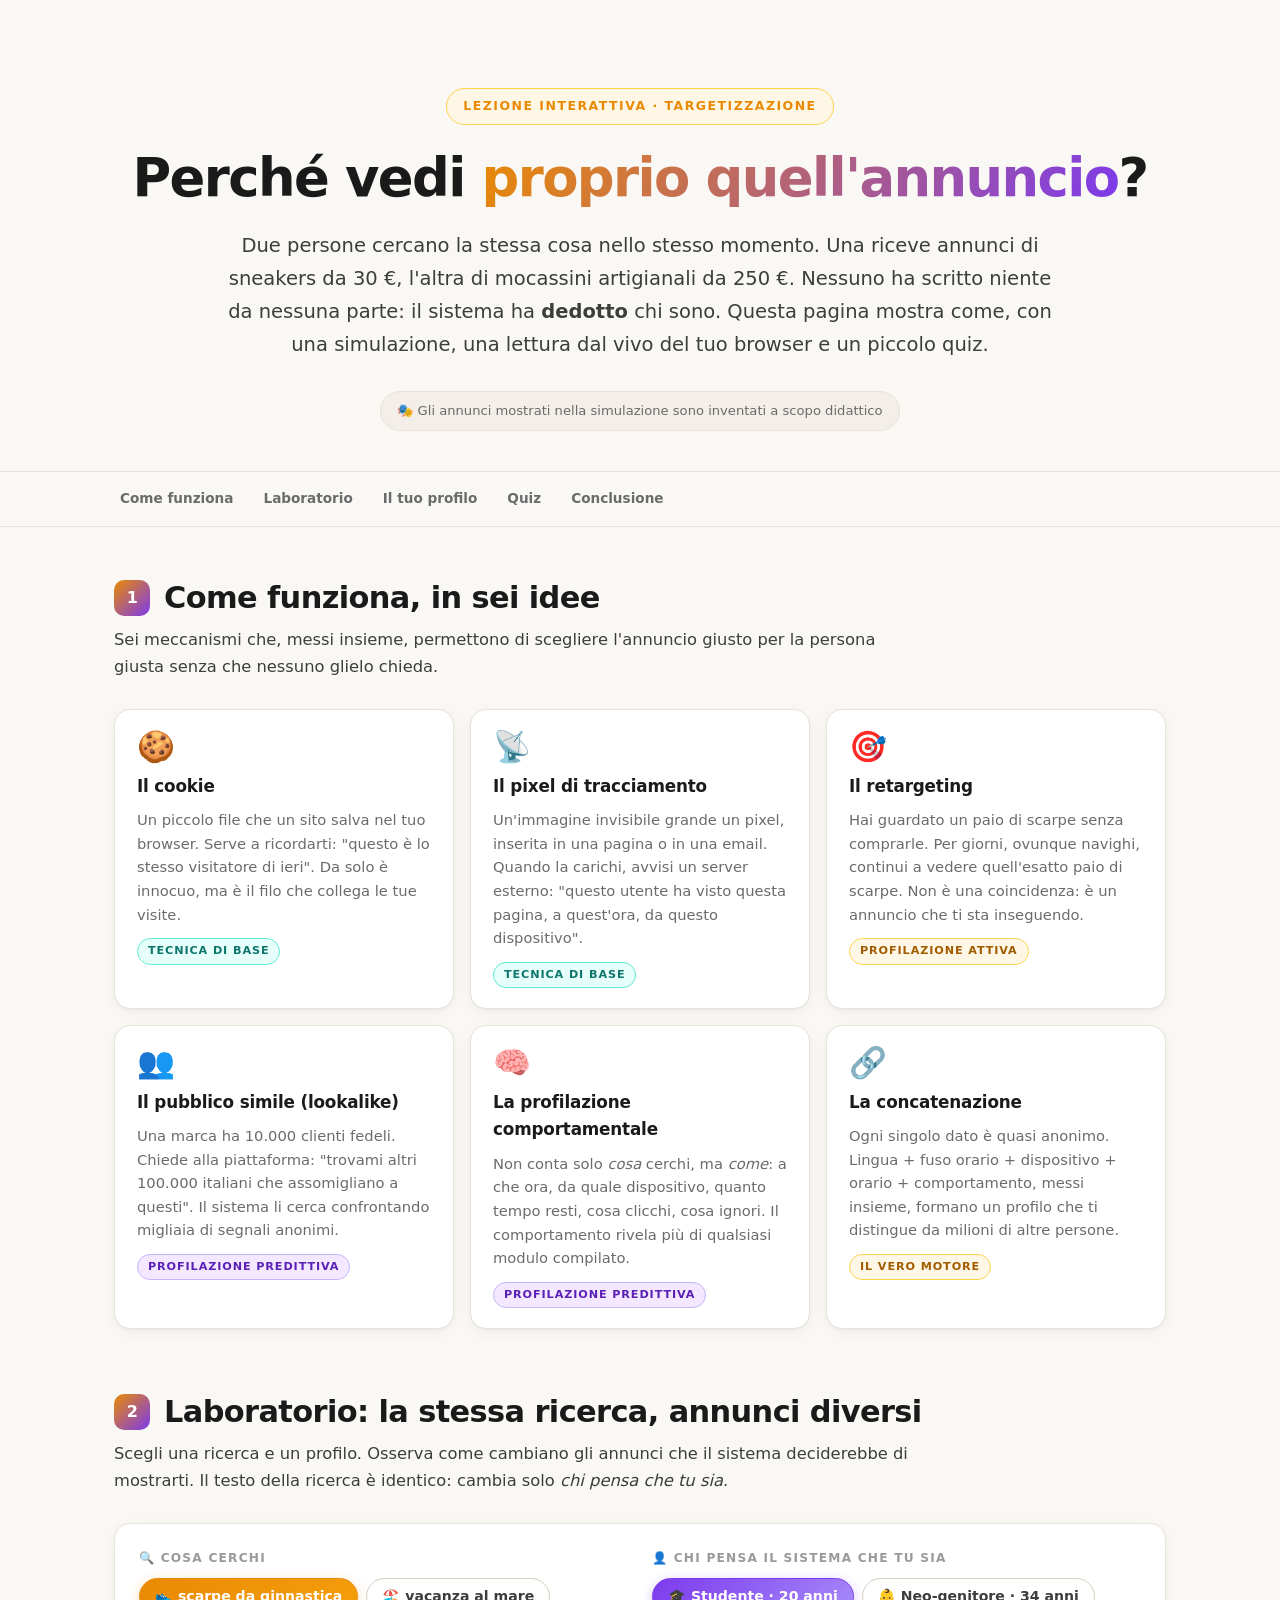
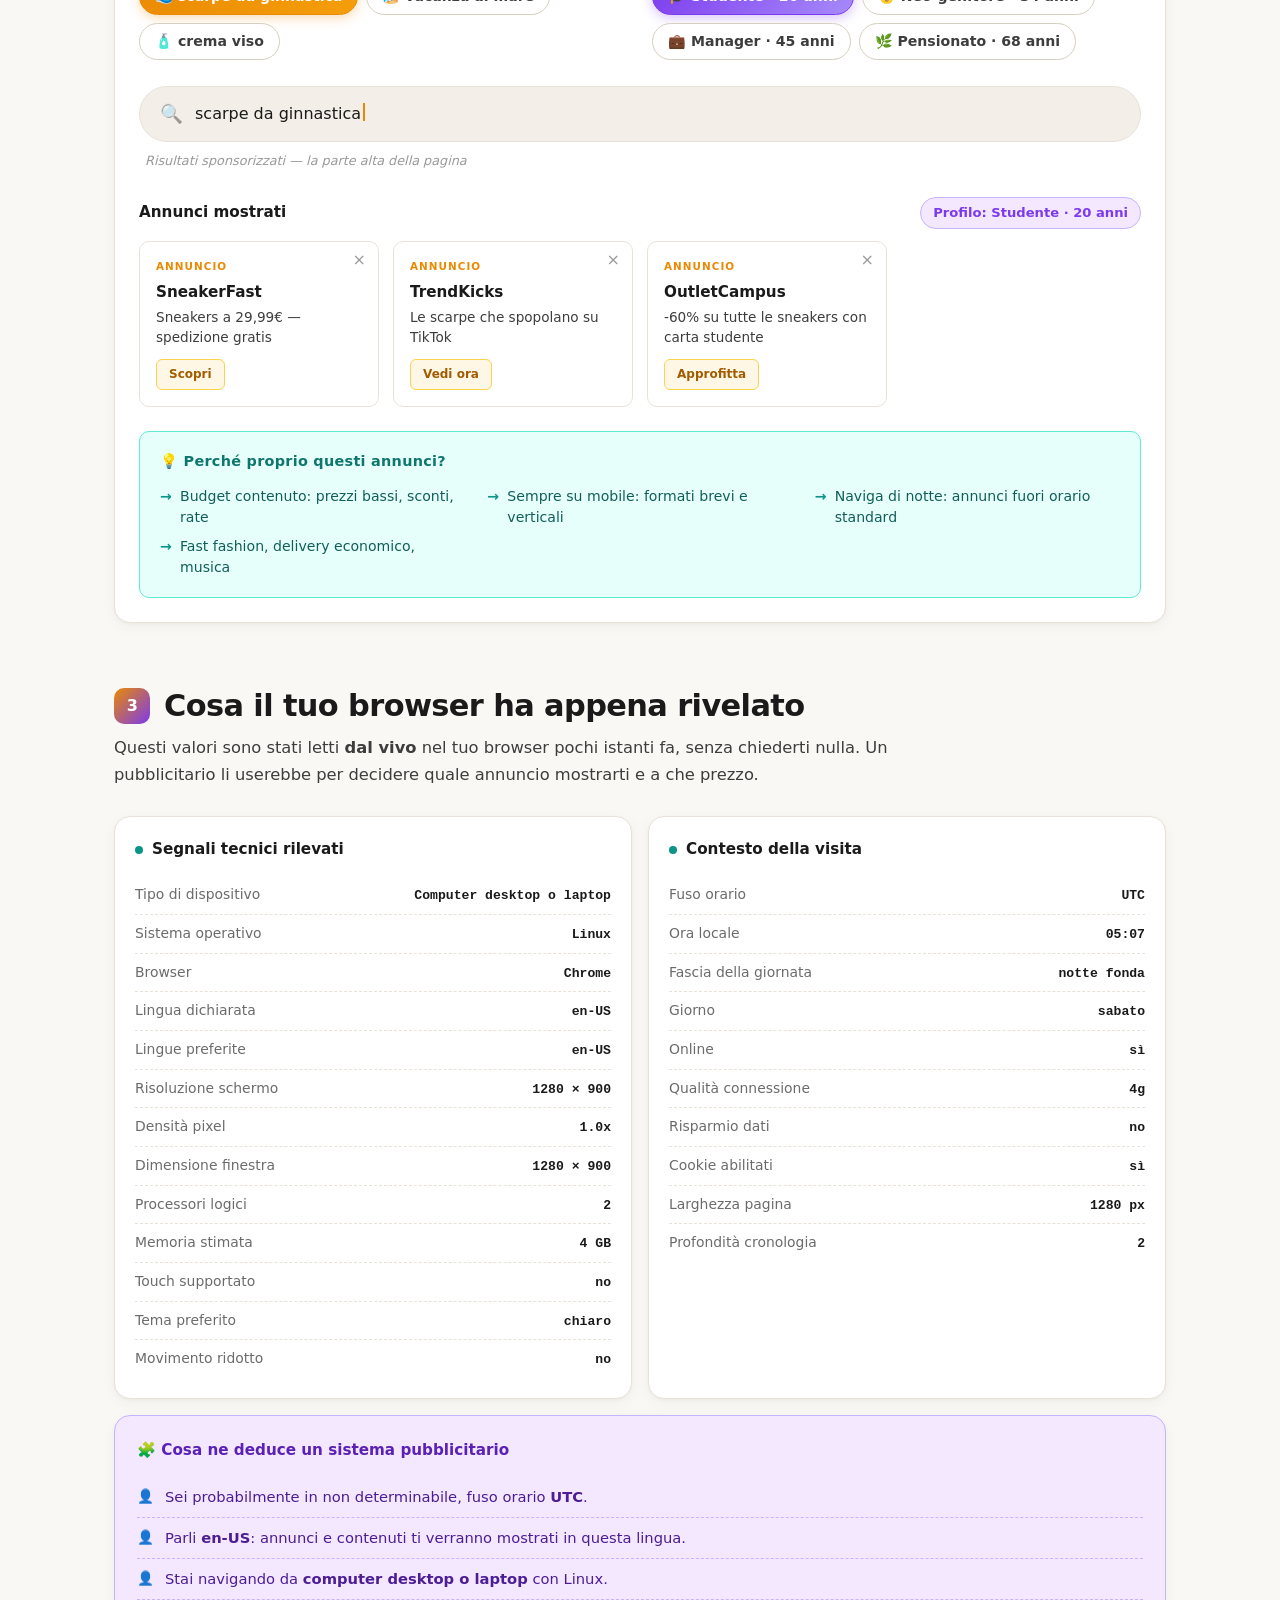
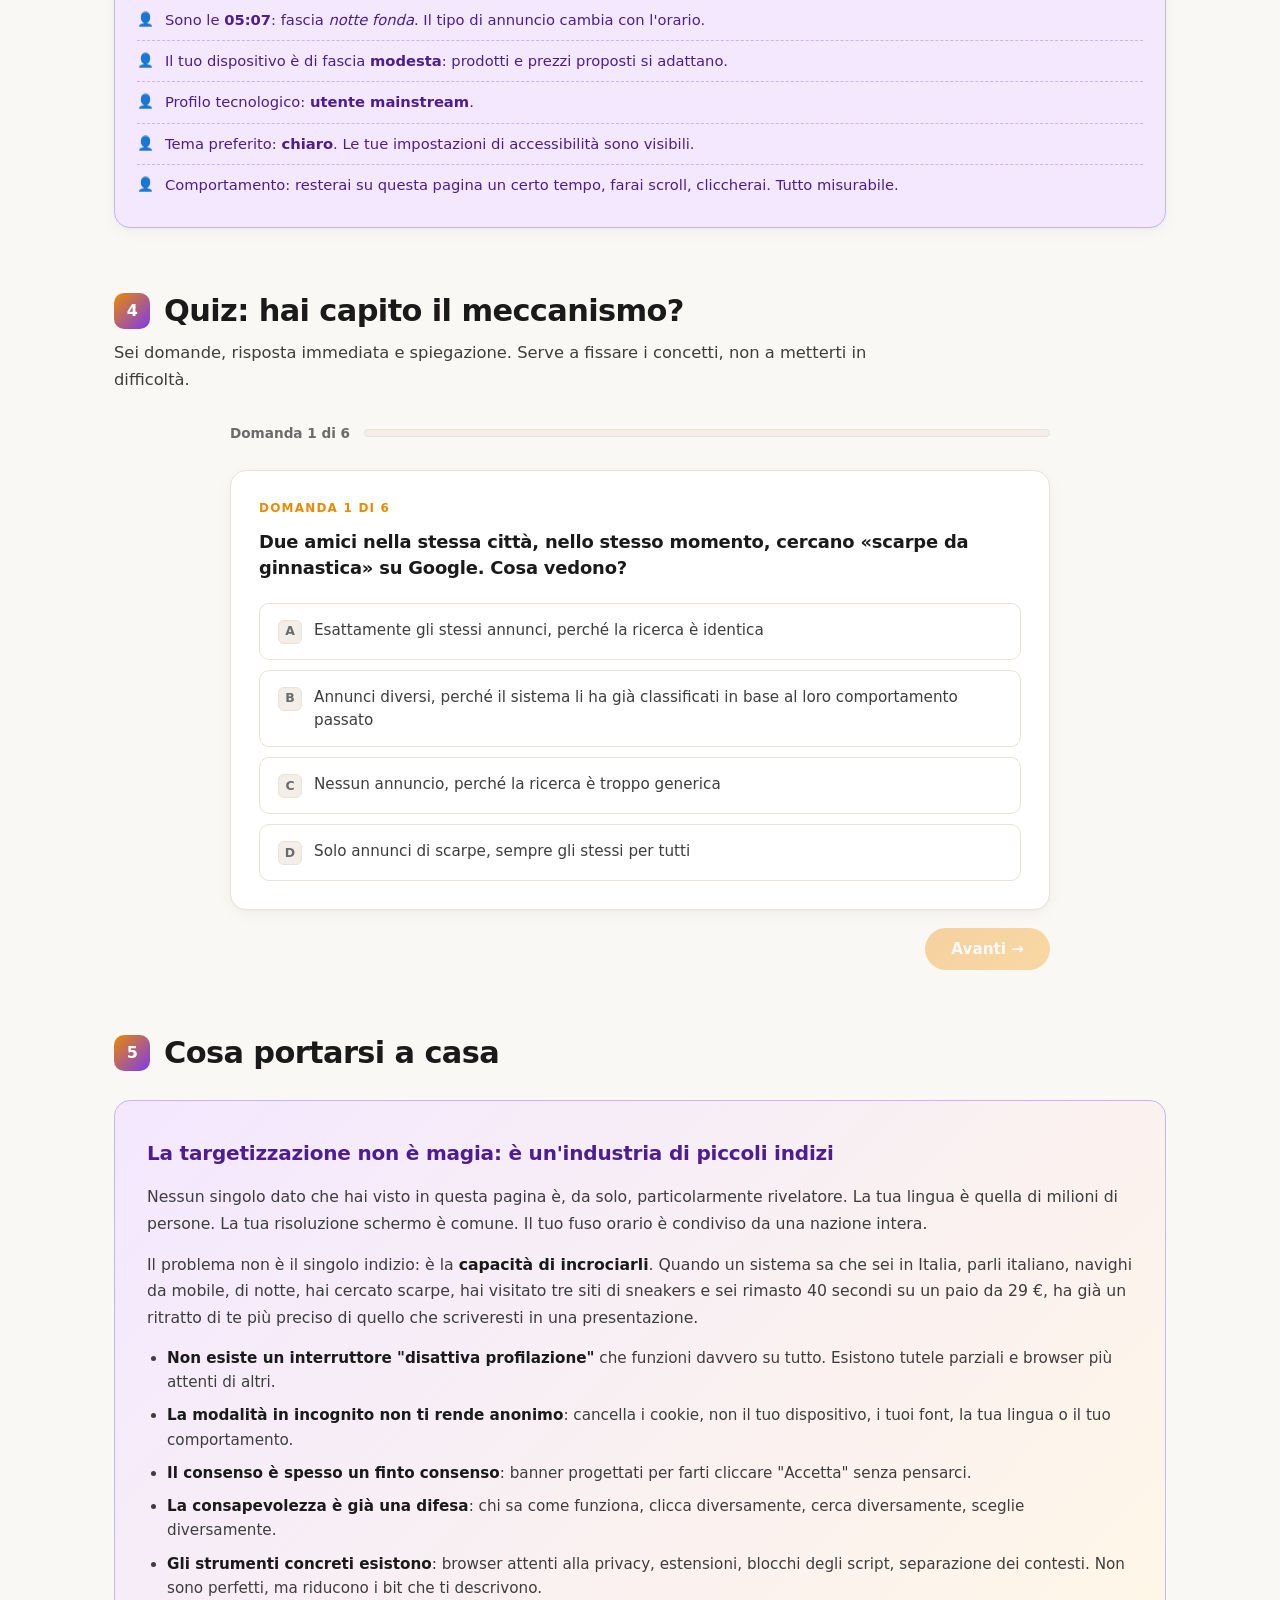
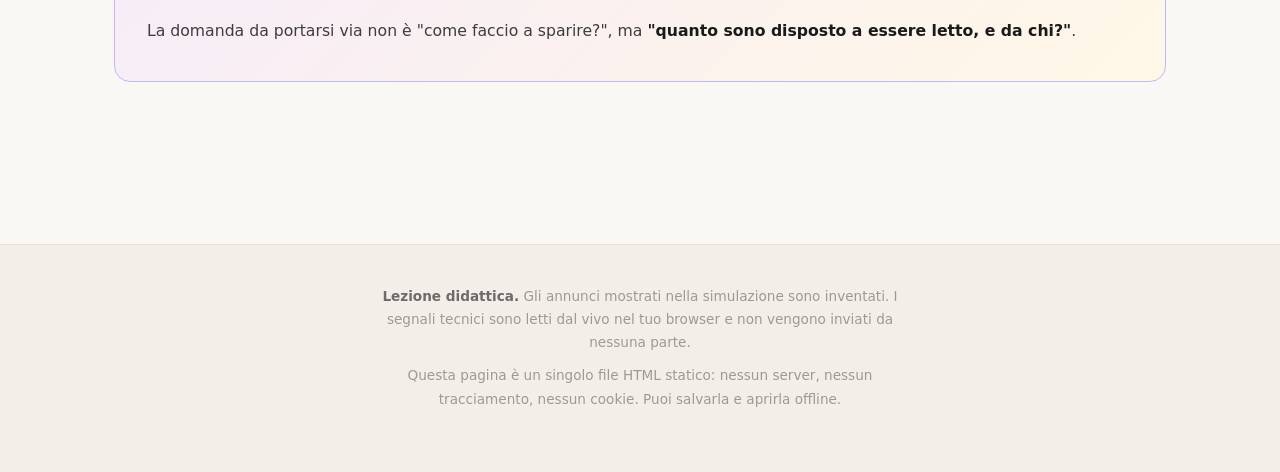
<file: docs/iagol/targettizzazione.html>
<!DOCTYPE html>
<html lang="it">
<head>
<meta charset="utf-8">
<meta name="viewport" content="width=device-width, initial-scale=1">
<title>Come funziona la targetizzazione pubblicitaria — Lezione interattiva</title>
<meta name="description" content="Lezione interattiva per capire come gli annunci online vengono scelti in base a chi sei. Con simulazione di ricerca e quiz.">

<style>
/* ============================================================
   VARIABILI — tema chiaro e caldo, adatto alla proiezione
   ============================================================ */
:root{
  color-scheme: light;
  --bg:#faf8f5;
  --bg-soft:#f3efe8;
  --card:#ffffff;
  --border:#e8e2d8;
  --border-hi:#d6cfc0;
  --text:#1a1a1a;
  --text-soft:#3d3d3d;
  --muted:#6b6b6b;
  --faint:#9a9a9a;
  --ads:#ea8a04;
  --ads-soft:#fff7e6;
  --ads-border:#fcd34d;
  --profile:#7c3aed;
  --profile-soft:#f3e8ff;
  --profile-border:#c4b5fd;
  --fact:#0d9488;
  --fact-soft:#e6fffb;
  --fact-border:#5eead4;
  --danger:#dc2626;
  --danger-soft:#fef2f2;
  --ok:#16a34a;
  --ok-soft:#f0fdf4;
  --radius:16px;
  --radius-sm:10px;
  --shadow:0 1px 3px rgba(0,0,0,.04), 0 4px 16px rgba(0,0,0,.04);
  --shadow-hi:0 4px 12px rgba(0,0,0,.06), 0 12px 32px rgba(0,0,0,.06);
  --mono:ui-monospace, "SF Mono", Menlo, Consolas, monospace;
  --sans:system-ui, -apple-system, "Segoe UI", Roboto, "Helvetica Neue", Arial, sans-serif;
}

*,*::before,*::after{box-sizing:border-box;}

html{scroll-behavior:smooth;scroll-padding-top:80px;-webkit-text-size-adjust:100%;}

body{
  margin:0;
  background:var(--bg);
  color:var(--text);
  font-family:var(--sans);
  font-size:17px;
  line-height:1.65;
  overflow-x:hidden;
}

/* ============================================================
   HERO
   ============================================================ */
.hero{
  max-width:1100px;
  margin:0 auto;
  padding:clamp(48px,7vw,88px) 24px 40px;
  text-align:center;
}

.eyebrow{
  display:inline-flex;
  align-items:center;
  gap:8px;
  font-size:.78rem;
  letter-spacing:.12em;
  text-transform:uppercase;
  color:var(--ads);
  background:var(--ads-soft);
  border:1px solid var(--ads-border);
  padding:7px 16px;
  border-radius:999px;
  margin-bottom:24px;
  font-weight:600;
}

.hero h1{
  font-size:clamp(2rem,5vw,3.3rem);
  line-height:1.1;
  letter-spacing:-.03em;
  margin:0 0 22px;
  font-weight:800;
  color:var(--text);
}
.hero h1 em{
  font-style:normal;
  background:linear-gradient(120deg,var(--ads),var(--profile));
  -webkit-background-clip:text;
  background-clip:text;
  color:transparent;
}

.hero p.lead{
  font-size:clamp(1.05rem,1.8vw,1.22rem);
  color:var(--text-soft);
  max-width:68ch;
  margin:0 auto 18px;
  line-height:1.7;
}

.hero .notice{
  display:inline-block;
  margin-top:12px;
  font-size:.82rem;
  color:var(--muted);
  background:var(--bg-soft);
  border:1px solid var(--border);
  padding:8px 16px;
  border-radius:999px;
}

/* ============================================================
   NAV
   ============================================================ */
.toc{
  position:sticky;
  top:0;
  z-index:50;
  backdrop-filter:blur(12px) saturate(180%);
  -webkit-backdrop-filter:blur(12px) saturate(180%);
  background:rgba(250,248,245,.85);
  border-top:1px solid var(--border);
  border-bottom:1px solid var(--border);
  overflow-x:auto;
  scrollbar-width:none;
}
.toc::-webkit-scrollbar{display:none;}
.toc-inner{
  max-width:1100px;
  margin:0 auto;
  padding:0 16px;
  display:flex;
  gap:2px;
  white-space:nowrap;
}
.toc a{
  color:var(--muted);
  text-decoration:none;
  font-size:.85rem;
  font-weight:600;
  padding:15px 14px;
  border-bottom:2px solid transparent;
  transition:color .18s, border-color .18s;
}
.toc a:hover{color:var(--text);border-bottom-color:var(--ads);}

/* ============================================================
   LAYOUT
   ============================================================ */
main{
  max-width:1100px;
  margin:0 auto;
  padding:0 24px 80px;
}

section.block{
  padding:52px 0 12px;
  scroll-margin-top:70px;
}

.block-head{
  margin-bottom:28px;
  max-width:75ch;
}
.block-head h2{
  font-size:clamp(1.4rem,3vw,1.9rem);
  letter-spacing:-.02em;
  margin:0 0 10px;
  font-weight:800;
  display:flex;
  align-items:center;
  gap:14px;
  line-height:1.25;
}
.block-head h2 .n{
  flex:0 0 auto;
  display:inline-flex;
  align-items:center;
  justify-content:center;
  width:36px;height:36px;
  border-radius:10px;
  background:linear-gradient(135deg,var(--ads),var(--profile));
  color:#fff;
  font-size:1rem;
  font-weight:800;
}
.block-head p{
  margin:0;
  color:var(--text-soft);
  font-size:1.02rem;
}

/* ============================================================
   CARD CONCETTI
   ============================================================ */
.concepts{
  display:grid;
  grid-template-columns:repeat(auto-fill,minmax(300px,1fr));
  gap:16px;
}

.concept{
  background:var(--card);
  border:1px solid var(--border);
  border-radius:var(--radius);
  padding:22px 22px 20px;
  box-shadow:var(--shadow);
  transition:transform .2s, box-shadow .2s, border-color .2s;
  position:relative;
  overflow:hidden;
}
.concept:hover{
  transform:translateY(-3px);
  box-shadow:var(--shadow-hi);
  border-color:var(--border-hi);
}
.concept .ico{
  font-size:1.9rem;
  display:block;
  margin-bottom:10px;
  line-height:1;
}
.concept h3{
  margin:0 0 8px;
  font-size:1.05rem;
  font-weight:700;
  letter-spacing:-.01em;
}
.concept p{
  margin:0;
  font-size:.92rem;
  color:var(--muted);
  line-height:1.6;
}
.concept .tag{
  display:inline-block;
  margin-top:12px;
  font-size:.7rem;
  font-weight:700;
  letter-spacing:.08em;
  text-transform:uppercase;
  padding:3px 10px;
  border-radius:999px;
}
.tag.ads{background:var(--ads-soft);color:#a15c00;border:1px solid var(--ads-border);}
.tag.profile{background:var(--profile-soft);color:#5b21b6;border:1px solid var(--profile-border);}
.tag.fact{background:var(--fact-soft);color:#0f766e;border:1px solid var(--fact-border);}

/* ============================================================
   LABORATORIO — SIMULAZIONE RICERCA
   ============================================================ */
.lab{
  background:var(--card);
  border:1px solid var(--border);
  border-radius:var(--radius);
  padding:24px;
  box-shadow:var(--shadow);
}

.lab-controls{
  display:grid;
  grid-template-columns:1fr 1fr;
  gap:24px;
  margin-bottom:26px;
}
@media (max-width:760px){
  .lab-controls{grid-template-columns:1fr;}
}

.control-label{
  font-size:.76rem;
  font-weight:700;
  letter-spacing:.1em;
  text-transform:uppercase;
  color:var(--faint);
  margin-bottom:10px;
  display:block;
}

.chips{
  display:flex;
  flex-wrap:wrap;
  gap:8px;
}

.chip{
  border:1.5px solid var(--border-hi);
  background:var(--card);
  color:var(--text-soft);
  font-family:var(--sans);
  font-size:.88rem;
  font-weight:600;
  padding:9px 15px;
  border-radius:999px;
  cursor:pointer;
  transition:all .18s;
  display:inline-flex;
  align-items:center;
  gap:7px;
  line-height:1.2;
}
.chip:hover{
  border-color:var(--ads);
  color:var(--ads);
  transform:translateY(-1px);
}
.chip.active{
  background:linear-gradient(135deg,var(--ads),#f59e0b);
  border-color:var(--ads);
  color:#fff;
  box-shadow:0 3px 12px rgba(234,138,4,.3);
}
.chip.active.profile{
  background:linear-gradient(135deg,var(--profile),#a78bfa);
  border-color:var(--profile);
  box-shadow:0 3px 12px rgba(124,58,237,.3);
}

/* --- Barra di ricerca finta --- */
.searchbar{
  display:flex;
  align-items:center;
  gap:12px;
  background:var(--bg-soft);
  border:1.5px solid var(--border);
  border-radius:999px;
  padding:12px 20px;
  margin-bottom:8px;
  font-size:1rem;
}
.searchbar .ico{font-size:1.15rem;opacity:.6;}
.searchbar .query{
  font-family:var(--sans);
  color:var(--text);
  font-weight:500;
  flex:1;
}
.searchbar .cursor{
  display:inline-block;
  width:2px;height:1.1em;
  background:var(--ads);
  margin-left:2px;
  vertical-align:-2px;
  animation:blink 1s steps(2) infinite;
}
@keyframes blink{50%{opacity:0;}}

.search-note{
  font-size:.8rem;
  color:var(--faint);
  margin:0 0 26px 6px;
  font-style:italic;
}

/* --- Blocco annunci --- */
.ads-header{
  display:flex;
  align-items:baseline;
  justify-content:space-between;
  margin-bottom:12px;
  flex-wrap:wrap;
  gap:8px;
}
.ads-header h4{
  margin:0;
  font-size:.95rem;
  font-weight:700;
  color:var(--text);
}
.ads-header .profile-tag{
  font-size:.82rem;
  color:var(--profile);
  font-weight:600;
  background:var(--profile-soft);
  border:1px solid var(--profile-border);
  padding:4px 12px;
  border-radius:999px;
}

.ads-grid{
  display:grid;
  grid-template-columns:repeat(auto-fill,minmax(240px,1fr));
  gap:14px;
  margin-bottom:24px;
}

.ad{
  background:#fff;
  border:1px solid var(--border);
  border-radius:var(--radius-sm);
  padding:16px;
  position:relative;
  transition:transform .2s, box-shadow .2s;
  animation:adIn .4s cubic-bezier(.2,.7,.3,1) both;
}
.ad:nth-child(1){animation-delay:.02s;}
.ad:nth-child(2){animation-delay:.08s;}
.ad:nth-child(3){animation-delay:.14s;}
@keyframes adIn{
  from{opacity:0;transform:translateY(8px);}
  to{opacity:1;transform:translateY(0);}
}
.ad:hover{
  transform:translateY(-3px);
  box-shadow:var(--shadow-hi);
}

.ad .corner{
  position:absolute;
  top:10px;right:12px;
  font-size:1rem;
  color:var(--faint);
  cursor:default;
  line-height:1;
}
.ad .sponsored{
  font-size:.65rem;
  font-weight:700;
  letter-spacing:.1em;
  text-transform:uppercase;
  color:var(--ads);
  display:block;
  margin-bottom:8px;
}
.ad .brand{
  font-weight:700;
  font-size:.95rem;
  color:var(--text);
  display:block;
  margin-bottom:4px;
  line-height:1.3;
}
.ad .headline{
  font-size:.85rem;
  color:var(--text-soft);
  display:block;
  margin-bottom:10px;
  line-height:1.5;
  min-height:2.6em;
}
.ad .cta{
  display:inline-block;
  background:var(--ads-soft);
  color:#a15c00;
  font-size:.75rem;
  font-weight:700;
  padding:5px 12px;
  border-radius:6px;
  border:1px solid var(--ads-border);
}

/* --- Spiegazione perché --- */
.why-box{
  background:var(--fact-soft);
  border:1px solid var(--fact-border);
  border-radius:var(--radius-sm);
  padding:18px 20px;
}
.why-box h4{
  margin:0 0 12px;
  font-size:.9rem;
  font-weight:800;
  color:#0f766e;
  letter-spacing:.02em;
  display:flex;
  align-items:center;
  gap:8px;
}
.why-box ul{
  margin:0;
  padding:0;
  list-style:none;
  display:grid;
  grid-template-columns:repeat(auto-fill,minmax(240px,1fr));
  gap:8px 22px;
}
.why-box li{
  font-size:.88rem;
  color:#115e59;
  padding-left:20px;
  position:relative;
  line-height:1.5;
}
.why-box li::before{
  content:"→";
  position:absolute;
  left:0;
  color:var(--fact);
  font-weight:700;
}

/* ============================================================
   PROFILO LIVE
   ============================================================ */
.profile-panel{
  display:grid;
  grid-template-columns:1fr 1fr;
  gap:16px;
}
@media (max-width:760px){
  .profile-panel{grid-template-columns:1fr;}
}

.signal-card{
  background:var(--card);
  border:1px solid var(--border);
  border-radius:var(--radius);
  padding:20px;
  box-shadow:var(--shadow);
}
.signal-card h4{
  margin:0 0 14px;
  font-size:.95rem;
  font-weight:700;
  display:flex;
  align-items:center;
  gap:9px;
}
.signal-card h4 .dot{
  width:8px;height:8px;border-radius:50%;
  background:var(--fact);
  flex:0 0 auto;
  box-shadow:0 0 0 0 rgba(13,148,136,.5);
  animation:pulse 2s infinite;
}
@keyframes pulse{
  0%{box-shadow:0 0 0 0 rgba(13,148,136,.5);}
  70%{box-shadow:0 0 0 10px rgba(13,148,136,0);}
  100%{box-shadow:0 0 0 0 rgba(13,148,136,0);}
}

.sig-row{
  display:flex;
  justify-content:space-between;
  align-items:baseline;
  gap:14px;
  padding:7px 0;
  border-bottom:1px dashed var(--border);
  font-size:.87rem;
}
.sig-row:last-child{border-bottom:none;}
.sig-row .k{color:var(--muted);flex:0 0 auto;}
.sig-row .v{
  font-weight:600;
  color:var(--text);
  text-align:right;
  font-family:var(--mono);
  font-size:.82rem;
  word-break:break-word;
}

.deduction{
  background:var(--profile-soft);
  border:1px solid var(--profile-border);
  border-radius:var(--radius);
  padding:22px;
  box-shadow:var(--shadow);
  grid-column:1/-1;
}
.deduction h4{
  margin:0 0 14px;
  font-size:.95rem;
  font-weight:800;
  color:#5b21b6;
  display:flex;
  align-items:center;
  gap:9px;
}
.deduction ul{
  margin:0;
  padding:0;
  list-style:none;
}
.deduction li{
  padding:9px 0 9px 28px;
  position:relative;
  font-size:.92rem;
  color:#4c1d95;
  border-bottom:1px dashed var(--profile-border);
  line-height:1.5;
}
.deduction li:last-child{border-bottom:none;}
.deduction li::before{
  content:"👤";
  position:absolute;
  left:0;
  top:9px;
  font-size:.85rem;
}

/* ============================================================
   QUIZ
   ============================================================ */
.quiz-wrap{
  max-width:820px;
  margin:0 auto;
}

.quiz-progress{
  display:flex;
  align-items:center;
  gap:14px;
  margin-bottom:26px;
  font-size:.85rem;
  color:var(--muted);
  font-weight:600;
}
.progress-bar{
  flex:1;
  height:8px;
  background:var(--bg-soft);
  border-radius:999px;
  overflow:hidden;
  border:1px solid var(--border);
}
.progress-fill{
  height:100%;
  background:linear-gradient(90deg,var(--ads),var(--profile));
  width:0%;
  transition:width .4s cubic-bezier(.2,.7,.3,1);
  border-radius:999px;
}

.question{
  background:var(--card);
  border:1px solid var(--border);
  border-radius:var(--radius);
  padding:28px;
  box-shadow:var(--shadow);
  margin-bottom:18px;
  display:none;
}
.question.active{display:block;animation:qIn .3s ease both;}
@keyframes qIn{
  from{opacity:0;transform:translateY(10px);}
  to{opacity:1;transform:translateY(0);}
}

.q-num{
  font-size:.75rem;
  font-weight:700;
  letter-spacing:.1em;
  text-transform:uppercase;
  color:var(--ads);
  margin-bottom:10px;
  display:block;
}
.q-text{
  font-size:1.12rem;
  font-weight:700;
  line-height:1.45;
  margin:0 0 22px;
  letter-spacing:-.01em;
  color:var(--text);
}

.options{
  display:flex;
  flex-direction:column;
  gap:10px;
}

.option{
  background:#fff;
  border:1.5px solid var(--border);
  border-radius:var(--radius-sm);
  padding:15px 18px;
  cursor:pointer;
  font-family:var(--sans);
  font-size:.95rem;
  color:var(--text-soft);
  text-align:left;
  line-height:1.5;
  transition:all .15s;
  display:flex;
  align-items:flex-start;
  gap:12px;
  width:100%;
}
.option:hover:not(.locked){
  border-color:var(--ads);
  background:var(--ads-soft);
  transform:translateX(3px);
}
.option .letter{
  flex:0 0 auto;
  width:24px;height:24px;
  border-radius:6px;
  background:var(--bg-soft);
  border:1px solid var(--border);
  display:flex;
  align-items:center;
  justify-content:center;
  font-size:.78rem;
  font-weight:800;
  color:var(--muted);
  margin-top:1px;
}
.option.correct{
  border-color:var(--ok);
  background:var(--ok-soft);
  color:#14532d;
}
.option.correct .letter{
  background:var(--ok);
  border-color:var(--ok);
  color:#fff;
}
.option.wrong{
  border-color:var(--danger);
  background:var(--danger-soft);
  color:#7f1d1d;
}
.option.wrong .letter{
  background:var(--danger);
  border-color:var(--danger);
  color:#fff;
}
.option.locked{cursor:default;}

.feedback{
  margin-top:18px;
  padding:16px 18px;
  border-radius:var(--radius-sm);
  font-size:.92rem;
  line-height:1.6;
  display:none;
}
.feedback.show{display:block;animation:fIn .3s ease both;}
@keyframes fIn{from{opacity:0;transform:translateY(-4px);}to{opacity:1;transform:translateY(0);}}
.feedback.good{background:var(--ok-soft);border:1px solid #86efac;color:#14532d;}
.feedback.bad{background:var(--danger-soft);border:1px solid #fca5a5;color:#7f1d1d;}
.feedback strong{font-weight:800;}

.quiz-nav{
  display:flex;
  justify-content:flex-end;
  margin-top:6px;
}

.btn{
  font-family:var(--sans);
  font-size:.95rem;
  font-weight:700;
  padding:12px 26px;
  border-radius:999px;
  border:none;
  cursor:pointer;
  transition:all .18s;
  background:linear-gradient(135deg,var(--ads),#f59e0b);
  color:#fff;
  box-shadow:0 3px 14px rgba(234,138,4,.3);
}
.btn:hover{
  transform:translateY(-2px);
  box-shadow:0 6px 20px rgba(234,138,4,.4);
}
.btn:disabled{
  opacity:.35;
  cursor:not-allowed;
  transform:none;
  box-shadow:none;
}
.btn.ghost{
  background:transparent;
  color:var(--muted);
  border:1.5px solid var(--border-hi);
  box-shadow:none;
}
.btn.ghost:hover{
  color:var(--text);
  border-color:var(--text);
  box-shadow:none;
}

/* --- Risultato quiz --- */
.result{
  background:var(--card);
  border:1px solid var(--border);
  border-radius:var(--radius);
  padding:36px 28px;
  text-align:center;
  box-shadow:var(--shadow);
  display:none;
}
.result.show{display:block;animation:qIn .4s ease both;}
.result .big{
  font-size:3.2rem;
  font-weight:800;
  line-height:1;
  background:linear-gradient(135deg,var(--ads),var(--profile));
  -webkit-background-clip:text;
  background-clip:text;
  color:transparent;
  margin:0 0 6px;
}
.result .score-label{
  font-size:.85rem;
  text-transform:uppercase;
  letter-spacing:.1em;
  color:var(--faint);
  font-weight:700;
  margin-bottom:20px;
}
.result h3{
  font-size:1.3rem;
  margin:0 0 12px;
  font-weight:800;
  letter-spacing:-.01em;
}
.result p{
  color:var(--muted);
  max-width:56ch;
  margin:0 auto 24px;
  font-size:.95rem;
  line-height:1.65;
}

/* ============================================================
   CHIUSURA
   ============================================================ */
.closing{
  background:linear-gradient(135deg,var(--profile-soft),var(--ads-soft));
  border:1px solid var(--profile-border);
  border-radius:var(--radius);
  padding:36px 32px;
  margin-top:20px;
}
.closing h3{
  margin:0 0 14px;
  font-size:1.25rem;
  font-weight:800;
  letter-spacing:-.01em;
  color:#4c1d95;
}
.closing p{
  color:#3d3d3d;
  margin:0 0 14px;
  font-size:.98rem;
  line-height:1.7;
}
.closing p:last-child{margin-bottom:0;}
.closing ul{
  margin:14px 0 0;
  padding-left:20px;
  color:#3d3d3d;
  font-size:.95rem;
}
.closing li{margin-bottom:9px;line-height:1.6;}
.closing li:last-child{margin-bottom:0;}
.closing strong{color:#1a1a1a;font-weight:700;}

/* ============================================================
   FOOTER
   ============================================================ */
footer{
  border-top:1px solid var(--border);
  margin-top:70px;
  padding:40px 24px 60px;
  text-align:center;
  color:var(--faint);
  font-size:.85rem;
  background:var(--bg-soft);
}
footer p{max-width:64ch;margin:0 auto 10px;line-height:1.7;}
footer strong{color:var(--muted);}

/* ============================================================
   RESPONSIVE
   ============================================================ */
@media (max-width:640px){
  body{font-size:16px;}
  main{padding-left:16px;padding-right:16px;}
  .hero{padding-left:16px;padding-right:16px;}
  .lab{padding:18px;}
  .ads-grid{grid-template-columns:1fr;}
  .why-box ul{grid-template-columns:1fr;}
  .question{padding:22px;}
  .closing{padding:26px 22px;}
}

@media (prefers-reduced-motion: reduce){
  *{animation:none !important;transition:none !important;}
  html{scroll-behavior:auto;}
}
</style>
</head>

<body>

<!-- ============================================================
     HERO
     ============================================================ -->
<header class="hero">
  <span class="eyebrow">Lezione interattiva · targetizzazione</span>
  <h1>Perché vedi <em>proprio quell'annuncio</em>?</h1>
  <p class="lead">
    Due persone cercano la stessa cosa nello stesso momento. Una riceve annunci di sneakers da 30&nbsp;€,
    l'altra di mocassini artigianali da 250&nbsp;€. Nessuno ha scritto niente da nessuna parte:
    il sistema ha <strong>dedotto</strong> chi sono. Questa pagina mostra come, con una simulazione,
    una lettura dal vivo del tuo browser e un piccolo quiz.
  </p>
  <span class="notice">🎭 Gli annunci mostrati nella simulazione sono inventati a scopo didattico</span>
</header>

<!-- ============================================================
     NAV
     ============================================================ -->
<nav class="toc">
  <div class="toc-inner">
    <a href="#concetti">Come funziona</a>
    <a href="#lab">Laboratorio</a>
    <a href="#profilo">Il tuo profilo</a>
    <a href="#quiz">Quiz</a>
    <a href="#chiusura">Conclusione</a>
  </div>
</nav>

<main>

  <!-- ==========================================================
       1. CONCETTI
       ========================================================== -->
  <section class="block" id="concetti">
    <div class="block-head">
      <h2><span class="n">1</span> Come funziona, in sei idee</h2>
      <p>Sei meccanismi che, messi insieme, permettono di scegliere l'annuncio giusto per la persona giusta
        senza che nessuno glielo chieda.</p>
    </div>

    <div class="concepts">
      <article class="concept">
        <span class="ico">🍪</span>
        <h3>Il cookie</h3>
        <p>Un piccolo file che un sito salva nel tuo browser. Serve a ricordarti: "questo è lo stesso
          visitatore di ieri". Da solo è innocuo, ma è il filo che collega le tue visite.</p>
        <span class="tag fact">tecnica di base</span>
      </article>

      <article class="concept">
        <span class="ico">📡</span>
        <h3>Il pixel di tracciamento</h3>
        <p>Un'immagine invisibile grande un pixel, inserita in una pagina o in una email. Quando la carichi,
          avvisi un server esterno: "questo utente ha visto questa pagina, a quest'ora, da questo dispositivo".</p>
        <span class="tag fact">tecnica di base</span>
      </article>

      <article class="concept">
        <span class="ico">🎯</span>
        <h3>Il retargeting</h3>
        <p>Hai guardato un paio di scarpe senza comprarle. Per giorni, ovunque navighi, continui a vedere
          quell'esatto paio di scarpe. Non è una coincidenza: è un annuncio che ti sta inseguendo.</p>
        <span class="tag ads">profilazione attiva</span>
      </article>

      <article class="concept">
        <span class="ico">👥</span>
        <h3>Il pubblico simile (lookalike)</h3>
        <p>Una marca ha 10.000 clienti fedeli. Chiede alla piattaforma: "trovami altri 100.000 italiani
          che assomigliano a questi". Il sistema li cerca confrontando migliaia di segnali anonimi.</p>
        <span class="tag profile">profilazione predittiva</span>
      </article>

      <article class="concept">
        <span class="ico">🧠</span>
        <h3>La profilazione comportamentale</h3>
        <p>Non conta solo <em>cosa</em> cerchi, ma <em>come</em>: a che ora, da quale dispositivo, quanto
          tempo resti, cosa clicchi, cosa ignori. Il comportamento rivela più di qualsiasi modulo compilato.</p>
        <span class="tag profile">profilazione predittiva</span>
      </article>

      <article class="concept">
        <span class="ico">🔗</span>
        <h3>La concatenazione</h3>
        <p>Ogni singolo dato è quasi anonimo. Lingua + fuso orario + dispositivo + orario + comportamento,
          messi insieme, formano un profilo che ti distingue da milioni di altre persone.</p>
        <span class="tag ads">il vero motore</span>
      </article>
    </div>
  </section>

  <!-- ==========================================================
       2. LABORATORIO
       ========================================================== -->
  <section class="block" id="lab">
    <div class="block-head">
      <h2><span class="n">2</span> Laboratorio: la stessa ricerca, annunci diversi</h2>
      <p>Scegli una ricerca e un profilo. Osserva come cambiano gli annunci che il sistema deciderebbe di
        mostrarti. Il testo della ricerca è identico: cambia solo <em>chi pensa che tu sia</em>.</p>
    </div>

    <div class="lab">

      <div class="lab-controls">
        <div>
          <span class="control-label">🔍 Cosa cerchi</span>
          <div class="chips" id="search-chips"></div>
        </div>
        <div>
          <span class="control-label">👤 Chi pensa il sistema che tu sia</span>
          <div class="chips" id="profile-chips"></div>
        </div>
      </div>

      <div class="searchbar">
        <span class="ico">🔍</span>
        <span class="query" id="search-display">scarpe da ginnastica<span class="cursor"></span></span>
      </div>
      <p class="search-note">Risultati sponsorizzati — la parte alta della pagina</p>

      <div class="ads-header">
        <h4>Annunci mostrati</h4>
        <span class="profile-tag" id="profile-tag">Profilo: Studente · 20 anni</span>
      </div>

      <div class="ads-grid" id="ads-grid"></div>

      <div class="why-box">
        <h4>💡 Perché proprio questi annunci?</h4>
        <ul id="why-list"></ul>
      </div>

    </div>
  </section>

  <!-- ==========================================================
       3. PROFILO LIVE
       ========================================================== -->
  <section class="block" id="profilo">
    <div class="block-head">
      <h2><span class="n">3</span> Cosa il tuo browser ha appena rivelato</h2>
      <p>Questi valori sono stati letti <strong>dal vivo</strong> nel tuo browser pochi istanti fa, senza
        chiederti nulla. Un pubblicitario li userebbe per decidere quale annuncio mostrarti e a che prezzo.</p>
    </div>

    <div class="profile-panel">

      <div class="signal-card">
        <h4><span class="dot"></span> Segnali tecnici rilevati</h4>
        <div id="signals-tech"></div>
      </div>

      <div class="signal-card">
        <h4><span class="dot"></span> Contesto della visita</h4>
        <div id="signals-context"></div>
      </div>

      <div class="deduction">
        <h4>🧩 Cosa ne deduce un sistema pubblicitario</h4>
        <ul id="deductions"></ul>
      </div>

    </div>
  </section>

  <!-- ==========================================================
       4. QUIZ
       ========================================================== -->
  <section class="block" id="quiz">
    <div class="block-head">
      <h2><span class="n">4</span> Quiz: hai capito il meccanismo?</h2>
      <p>Sei domande, risposta immediata e spiegazione. Serve a fissare i concetti, non a metterti in difficoltà.</p>
    </div>

    <div class="quiz-wrap">
      <div class="quiz-progress">
        <span id="progress-label">Domanda 1 di 6</span>
        <div class="progress-bar"><div class="progress-fill" id="progress-fill"></div></div>
      </div>

      <div id="quiz-questions"></div>

      <div class="quiz-nav" id="quiz-nav">
        <button class="btn" id="next-btn" disabled>Avanti →</button>
      </div>

      <div class="result" id="quiz-result">
        <p class="big" id="result-score">0/6</p>
        <p class="score-label">risposte corrette</p>
        <h3 id="result-title">—</h3>
        <p id="result-text">—</p>
        <button class="btn ghost" id="restart-btn">↻ Rifai il quiz</button>
      </div>
    </div>
  </section>

  <!-- ==========================================================
       5. CHIUSURA
       ========================================================== -->
  <section class="block" id="chiusura">
    <div class="block-head">
      <h2><span class="n">5</span> Cosa portarsi a casa</h2>
    </div>

    <div class="closing">
      <h3>La targetizzazione non è magia: è un'industria di piccoli indizi</h3>
      <p>
        Nessun singolo dato che hai visto in questa pagina è, da solo, particolarmente rivelatore.
        La tua lingua è quella di milioni di persone. La tua risoluzione schermo è comune.
        Il tuo fuso orario è condiviso da una nazione intera.
      </p>
      <p>
        Il problema non è il singolo indizio: è la <strong>capacità di incrociarli</strong>. Quando un sistema
        sa che sei in Italia, parli italiano, navighi da mobile, di notte, hai cercato scarpe, hai visitato
        tre siti di sneakers e sei rimasto 40 secondi su un paio da 29&nbsp;€, ha già un ritratto di te più
        preciso di quello che scriveresti in una presentazione.
      </p>
      <ul>
        <li><strong>Non esiste un interruttore "disattiva profilazione"</strong> che funzioni davvero su tutto. Esistono tutele parziali e browser più attenti di altri.</li>
        <li><strong>La modalità in incognito non ti rende anonimo</strong>: cancella i cookie, non il tuo dispositivo, i tuoi font, la tua lingua o il tuo comportamento.</li>
        <li><strong>Il consenso è spesso un finto consenso</strong>: banner progettati per farti cliccare "Accetta" senza pensarci.</li>
        <li><strong>La consapevolezza è già una difesa</strong>: chi sa come funziona, clicca diversamente, cerca diversamente, sceglie diversamente.</li>
        <li><strong>Gli strumenti concreti esistono</strong>: browser attenti alla privacy, estensioni, blocchi degli script, separazione dei contesti. Non sono perfetti, ma riducono i bit che ti descrivono.</li>
      </ul>
      <p style="margin-top:18px">
        La domanda da portarsi via non è "come faccio a sparire?", ma
        <strong>"quanto sono disposto a essere letto, e da chi?"</strong>.
      </p>
    </div>
  </section>

</main>

<footer>
  <p>
    <strong>Lezione didattica.</strong> Gli annunci mostrati nella simulazione sono inventati.
    I segnali tecnici sono letti dal vivo nel tuo browser e non vengono inviati da nessuna parte.
  </p>
  <p>
    Questa pagina è un singolo file HTML statico: nessun server, nessun tracciamento, nessun cookie.
    Puoi salvarla e aprirla offline.
  </p>
</footer>

<script>
"use strict";

/* ================================================================
   0. UTILITÀ
   ================================================================ */
const $ = id => document.getElementById(id);

/* ================================================================
   1. DATI DELLA SIMULAZIONE
   ================================================================ */

const SEARCHES = {
  scarpe:   { label: "scarpe da ginnastica", emoji: "👟" },
  vacanza:  { label: "vacanza al mare",      emoji: "🏖️" },
  crema:    { label: "crema viso",           emoji: "🧴" }
};

const PROFILES = {
  studente: {
    emoji: "🎓",
    label: "Studente · 20 anni",
    short: "Studente",
    why: [
      "Budget contenuto: prezzi bassi, sconti, rate",
      "Sempre su mobile: formati brevi e verticali",
      "Naviga di notte: annunci fuori orario standard",
      "Fast fashion, delivery economico, musica"
    ]
  },
  genitore: {
    emoji: "👶",
    label: "Neo-genitore · 34 anni",
    short: "Genitore",
    why: [
      "Tempo limitato: soluzioni pratiche e veloci",
      "Sicurezza e recensioni di altri genitori",
      "Prodotti per bambini, famiglia, casa",
      "Consegna a domicilio e resi facili"
    ]
  },
  manager: {
    emoji: "💼",
    label: "Manager · 45 anni",
    short: "Manager",
    why: [
      "Qualità e status: marchi premium, made in Italy",
      "Efficienza: consegna express, servizi su misura",
      "Viaggi di lavoro, benessere, tempo libero di valore",
      "Prodotti considerati investimenti, non spese"
    ]
  },
  pensionato: {
    emoji: "🌿",
    label: "Pensionato · 68 anni",
    short: "Pensionato",
    why: [
      "Comfort e salute prima di tutto",
      "Consigli medici e rimborsabilità",
      "Prezzi trasparenti, assistenza telefonica",
      "Tempo libero: terme, giardinaggio, viaggi lenti"
    ]
  }
};

/* --- Annunci: [profilo][ricerca] = array di 3 --- */
const ADS = {
  studente: {
    scarpe: [
      { brand:"SneakerFast",    headline:"Sneakers a 29,99€ — spedizione gratis",        cta:"Scopri" },
      { brand:"TrendKicks",     headline:"Le scarpe che spopolano su TikTok",           cta:"Vedi ora" },
      { brand:"OutletCampus",   headline:"-60% su tutte le sneakers con carta studente", cta:"Approfitta" }
    ],
    vacanza: [
      { brand:"Interrail",      headline:"Europa in treno da 199€ — pass under 26",      cta:"Prenota" },
      { brand:"HostelWorld",    headline:"Dormitori da 12€ a notte, cancellazione gratis", cta:"Cerca" },
      { brand:"VoloLow",        headline:"Voli da 9,99€ — solo bagaglio a mano",         cta:"Confronta" }
    ],
    crema: [
      { brand:"FarmaciaOnline", headline:"Crema idratante 4,99€ — la più scelta",        cta:"Ordina" },
      { brand:"BottegaVerde",   headline:"Promo 3x2 su tutta la skincare",              cta:"Vedi offerte" },
      { brand:"EssenzaLow",     headline:"Skincare base a partire da 3€",               cta:"Scopri" }
    ]
  },
  genitore: {
    scarpe: [
      { brand:"BimboSport",     headline:"Scarpe primo passo 39€ — più vendute",        cta:"Acquista" },
      { brand:"MammaFit",       headline:"Sneakers comode per chi corre dietro ai bimbi", cta:"Prova" },
      { brand:"FamigliaStore",  headline:"2 paia a 59€ — resi gratuiti 100 giorni",      cta:"Ordina" }
    ],
    vacanza: [
      { brand:"FamilyResort",   headline:"Villaggi con miniclub da 89€/notte tutto incluso", cta:"Prenota" },
      { brand:"BabyHotel",      headline:"Hotel attrezzati per neonati — culle gratis",  cta:"Cerca" },
      { brand:"PrenotaFacile",  headline:"Pacchetti famiglia con volo e cancellazione flessibile", cta:"Vedi" }
    ],
    crema: [
      { brand:"BabyCare",       headline:"Crema cambio pannolino 8,99€ — testata pediatricamente", cta:"Ordina" },
      { brand:"MammaBella",     headline:"Crema anti-smagliature 19€ — scelta da 8 mamme su 10", cta:"Scopri" },
      { brand:"FarmaciaFamiglia", headline:"Kit neonato completo -30% — consegna in giornata", cta:"Approfitta" }
    ]
  },
  manager: {
    scarpe: [
      { brand:"EleganceMilano", headline:"Mocassini in pelle 249€ — fatti a mano in Italia", cta:"Scopri" },
      { brand:"RunPro",         headline:"Scarpe da running 180€ — per chi corre all'alba", cta:"Prova" },
      { brand:"BossShoes",      headline:"Nuova collezione A/I — spedizione express gratis", cta:"Vedi" }
    ],
    vacanza: [
      { brand:"LuxuryRetreat",  headline:"Suite con vista 5 stelle — Maldive, Dubai, Seychelles", cta:"Prenota" },
      { brand:"BusinessFly",    headline:"Voli business a tariffe aziendali — fast track e lounge", cta:"Richiedi" },
      { brand:"GolfResort",     headline:"Settimana golf in Toscana — spa e ristorante stellato", cta:"Scopri" }
    ],
    crema: [
      { brand:"AntiAge Pro",    headline:"Siero antirughe 89€ — risultati in 4 settimane", cta:"Acquista" },
      { brand:"DermaClinic",    headline:"Trattamento viso in studio — prima consulenza gratis", cta:"Prenota" },
      { brand:"TravelKit",      headline:"Kit skincare da viaggio in formato cabina",     cta:"Scopri" }
    ]
  },
  pensionato: {
    scarpe: [
      { brand:"ComfortPlus",    headline:"Scarpe ortopediche 59€ — massimo comfort",     cta:"Ordina" },
      { brand:"PiedeSano",      headline:"Calzature per diabetici — rimborsabili con ricetta", cta:"Informati" },
      { brand:"GiardinoFacile", headline:"Zoccoli da lavoro 19€ — per orto e giardino",  cta:"Vedi" }
    ],
    vacanza: [
      { brand:"TermeItalia",    headline:"Soggiorni termali 7 notti — convenzione over 65", cta:"Prenota" },
      { brand:"BusTour",        headline:"Gite in pullman di 1 giorno — partenze da tutta Italia", cta:"Cerca" },
      { brand:"CrocieraSenior", headline:"Crociere nel Mediterraneo — sconto 20% over 65", cta:"Vedi" }
    ],
    crema: [
      { brand:"ArnicaForte",    headline:"Crema per dolori articolari — consigliata dal medico", cta:"Ordina" },
      { brand:"PelleMatura",    headline:"Crema nutriente 65+ con acido ialuronico",     cta:"Scopri" },
      { brand:"FarmaciaSociale", headline:"Ordina al telefono, consegniamo a casa",      cta:"Chiama" }
    ]
  }
};

/* ================================================================
   2. LABORATORIO INTERATTIVO
   ================================================================ */
let currentSearch = "scarpe";
let currentProfile = "studente";

function buildChips(){
  const sc = $("search-chips");
  const pc = $("profile-chips");

  Object.entries(SEARCHES).forEach(([key, s]) => {
    const b = document.createElement("button");
    b.className = "chip";
    b.dataset.key = key;
    b.innerHTML = s.emoji + " " + s.label;
    b.addEventListener("click", () => {
      currentSearch = key;
      updateChips();
      renderLab();
    });
    sc.appendChild(b);
  });

  Object.entries(PROFILES).forEach(([key, p]) => {
    const b = document.createElement("button");
    b.className = "chip profile";
    b.dataset.key = key;
    b.innerHTML = p.emoji + " " + p.label;
    b.addEventListener("click", () => {
      currentProfile = key;
      updateChips();
      renderLab();
    });
    pc.appendChild(b);
  });
}

function updateChips(){
  document.querySelectorAll("#search-chips .chip").forEach(c => {
    c.classList.toggle("active", c.dataset.key === currentSearch);
  });
  document.querySelectorAll("#profile-chips .chip").forEach(c => {
    c.classList.toggle("active", c.dataset.key === currentProfile);
  });
}

function renderLab(){
  const search = SEARCHES[currentSearch];
  const profile = PROFILES[currentProfile];
  const ads = ADS[currentProfile][currentSearch];

  /* Barra di ricerca */
  $("search-display").innerHTML = search.label + '<span class="cursor"></span>';

  /* Etichetta profilo */
  $("profile-tag").textContent = "Profilo: " + profile.label;

  /* Annunci */
  const grid = $("ads-grid");
  grid.innerHTML = "";
  ads.forEach(ad => {
    const el = document.createElement("article");
    el.className = "ad";
    el.innerHTML =
      '<span class="corner">×</span>' +
      '<span class="sponsored">Annuncio</span>' +
      '<span class="brand">' + ad.brand + '</span>' +
      '<span class="headline">' + ad.headline + '</span>' +
      '<span class="cta">' + ad.cta + '</span>';
    grid.appendChild(el);
  });

  /* Spiegazione */
  const ul = $("why-list");
  ul.innerHTML = "";
  profile.why.forEach(w => {
    const li = document.createElement("li");
    li.textContent = w;
    ul.appendChild(li);
  });
}

/* ================================================================
   3. PROFILO LIVE — segnali reali dal browser
   ================================================================ */

function addSignal(container, key, value){
  if (value === null || value === undefined || value === "") return;
  const row = document.createElement("div");
  row.className = "sig-row";
  row.innerHTML = '<span class="k">' + key + '</span><span class="v">' + value + '</span>';
  container.appendChild(row);
}

function renderLiveProfile(){
  const tech = $("signals-tech");
  const ctx  = $("signals-context");

  const ua = navigator.userAgent;
  const mobile = /Mobi|Android|iPhone/i.test(ua);

  const deviceType = mobile
    ? (screen.width < 420 ? "Smartphone compatto" : "Smartphone")
    : (navigator.maxTouchPoints > 1 && /Mac/.test(ua) ? "Tablet (in modalità desktop)" : "Computer desktop o laptop");

  const osName =
    /Windows/i.test(ua) ? "Windows" :
    /Mac OS X/i.test(ua) ? "macOS" :
    /Android/i.test(ua) ? "Android" :
    /iPhone|iPad/i.test(ua) ? "iOS" :
    /Linux/i.test(ua) ? "Linux" : "non riconosciuto";

  const browserName =
    /Edg\//i.test(ua) ? "Microsoft Edge" :
    /OPR\//i.test(ua) ? "Opera" :
    /Firefox\//i.test(ua) ? "Firefox" :
    /Chrome\//i.test(ua) ? "Chrome" :
    /Safari\//i.test(ua) ? "Safari" : "non riconosciuto";

  const tz = (() => {
    try { return Intl.DateTimeFormat().resolvedOptions().timeZone; }
    catch(e){ return "non disponibile"; }
  })();

  const lang = navigator.language || "non dichiarata";
  const langs = (navigator.languages || [lang]).slice(0, 3).join(", ");

  const cores = navigator.hardwareConcurrency || null;
  const ram = navigator.deviceMemory || null;

  const isDark = window.matchMedia && window.matchMedia("(prefers-color-scheme: dark)").matches;
  const reducedMotion = window.matchMedia && window.matchMedia("(prefers-reduced-motion: reduce)").matches;
  const touch = navigator.maxTouchPoints > 0;

  /* --- Segnali tecnici --- */
  addSignal(tech, "Tipo di dispositivo", deviceType);
  addSignal(tech, "Sistema operativo", osName);
  addSignal(tech, "Browser", browserName);
  addSignal(tech, "Lingua dichiarata", lang);
  addSignal(tech, "Lingue preferite", langs);
  addSignal(tech, "Risoluzione schermo", screen.width + " × " + screen.height);
  addSignal(tech, "Densità pixel", window.devicePixelRatio.toFixed(1) + "x");
  addSignal(tech, "Dimensione finestra", window.innerWidth + " × " + window.innerHeight);
  if (cores) addSignal(tech, "Processori logici", cores);
  if (ram) addSignal(tech, "Memoria stimata", ram + " GB");
  addSignal(tech, "Touch supportato", touch ? "sì" : "no");
  addSignal(tech, "Tema preferito", isDark ? "scuro" : "chiaro");
  addSignal(tech, "Movimento ridotto", reducedMotion ? "sì" : "no");

  /* --- Contesto della visita --- */
  const now = new Date();
  const hour = now.getHours();
  const timeBand =
    hour < 6  ? "notte fonda" :
    hour < 12 ? "mattina" :
    hour < 14 ? "pausa pranzo" :
    hour < 18 ? "pomeriggio" :
    hour < 22 ? "sera" : "tarda sera";

  addSignal(ctx, "Fuso orario", tz);
  addSignal(ctx, "Ora locale", String(hour).padStart(2,"0") + ":" + String(now.getMinutes()).padStart(2,"0"));
  addSignal(ctx, "Fascia della giornata", timeBand);
  addSignal(ctx, "Giorno", now.toLocaleDateString("it-IT", {weekday:"long"}));
  addSignal(ctx, "Online", navigator.onLine ? "sì" : "no");
  if (navigator.connection){
    if (navigator.connection.effectiveType) addSignal(ctx, "Qualità connessione", navigator.connection.effectiveType);
    if (navigator.connection.saveData !== undefined) addSignal(ctx, "Risparmio dati", navigator.connection.saveData ? "attivo" : "no");
  }
  addSignal(ctx, "Cookie abilitati", navigator.cookieEnabled ? "sì" : "no");
  addSignal(ctx, "Larghezza pagina", document.documentElement.clientWidth + " px");
  addSignal(ctx, "Profondità cronologia", history.length);

  /* --- Deduzioni --- */
  const ded = $("deductions");

  const countryHint = (() => {
    if (/Europe\//.test(tz)) return "Europa";
    if (/America\//.test(tz)) return "Americhe";
    if (/Asia\//.test(tz)) return "Asia";
    if (/Africa\//.test(tz)) return "Africa";
    if (/Australia|Pacific/.test(tz)) return "Oceania";
    return "non determinabile";
  })();

  const priceBand =
    cores >= 8 && (ram === null || ram >= 8) ? "medio-alta" :
    cores >= 4 ? "media" : "modesta";

  const techProfile =
    /Firefox/.test(ua) ? "utente attento alla privacy" :
    /Edg/.test(ua)   ? "utente integrato nell'ecosistema Microsoft" :
    /Safari/.test(ua) && /Mac/.test(ua) ? "utente ecosistema Apple" :
    /Chrome/.test(ua) ? "utente mainstream" : "profilo non classificato";

  const items = [
    "Sei probabilmente in " + countryHint + ", fuso orario <strong>" + tz + "</strong>.",
    "Parli <strong>" + lang + "</strong>: annunci e contenuti ti verranno mostrati in questa lingua.",
    "Stai navigando da <strong>" + deviceType.toLowerCase() + "</strong> con " + osName + ".",
    "Sono le <strong>" + String(hour).padStart(2,"0") + ":" + String(now.getMinutes()).padStart(2,"0") + "</strong>: fascia <em>" + timeBand + "</em>. Il tipo di annuncio cambia con l'orario.",
    "Il tuo dispositivo è di fascia <strong>" + priceBand + "</strong>: prodotti e prezzi proposti si adattano.",
    "Profilo tecnologico: <strong>" + techProfile + "</strong>.",
    "Tema preferito: <strong>" + (isDark ? "scuro" : "chiaro") + "</strong>" + (reducedMotion ? ", movimento ridotto" : "") + ". Le tue impostazioni di accessibilità sono visibili.",
    "Comportamento: resterai su questa pagina un certo tempo, farai scroll, cliccherai. Tutto misurabile."
  ];

  ded.innerHTML = items.map(t => "<li>" + t + "</li>").join("");
}

/* ================================================================
   4. QUIZ
   ================================================================ */

const QUIZ = [
  {
    q: "Due amici nella stessa città, nello stesso momento, cercano «scarpe da ginnastica» su Google. Cosa vedono?",
    options: [
      "Esattamente gli stessi annunci, perché la ricerca è identica",
      "Annunci diversi, perché il sistema li ha già classificati in base al loro comportamento passato",
      "Nessun annuncio, perché la ricerca è troppo generica",
      "Solo annunci di scarpe, sempre gli stessi per tutti"
    ],
    correct: 1,
    why: "La ricerca è identica, ma il sistema sa che uno è studente e l'altro è manager: al primo mostrerà sneakers da 30€, al secondo mocassini di lusso. L'annuncio non dipende dalla ricerca, dipende dal profilo."
  },
  {
    q: "Se rifiuti tutti i cookie, sei al sicuro dalla profilazione pubblicitaria?",
    options: [
      "Sì, senza cookie nessuno può profilarmi",
      "No: esistono altre tecniche, come il fingerprinting del dispositivo, che non richiedono cookie",
      "Sì, perché i cookie sono l'unico strumento di tracciamento esistente",
      "Dipende solo dal browser che uso"
    ],
    correct: 1,
    why: "Il fingerprinting combina caratteristiche tecniche del tuo dispositivo (schermo, lingua, fuso orario, font, GPU) per riconoscerti anche senza cookie. La modalità in incognito cancella i cookie, non il tuo dispositivo."
  },
  {
    q: "Cos'è il «retargeting»?",
    options: [
      "Mostrare annunci casuali a chiunque navighi",
      "Mostrare a una persona un annuncio di un prodotto che ha già visto o cercato, per riportarla al sito",
      "Cambiare il prezzo di un prodotto in base all'utente",
      "Tradurre gli annunci in più lingue"
    ],
    correct: 1,
    why: "Il retargeting (o remarketing) è il meccanismo per cui, dopo aver guardato un paio di scarpe, quel paio ti segue per giorni su siti diversi. Serve a recuperare i carrelli abbandonati e a insistere su un interesse già mostrato."
  },
  {
    q: "Quale di questi NON è un segnale tipicamente usato per profilare un utente online?",
    options: [
      "La lingua del browser e il fuso orario",
      "La risoluzione dello schermo e il tipo di dispositivo",
      "Il colore degli occhi e il gruppo sanguigno",
      "Le pagine visitate e il tempo di permanenza"
    ],
    correct: 2,
    why: "Colore degli occhi e gruppo sanguigno non sono dati disponibili al browser. Tutto il resto, invece, sì: lingua, fuso orario, risoluzione, dispositivo e comportamento sono segnali reali e ampiamente usati."
  },
  {
    q: "Perché un annuncio di scarpe continua a seguirti per settimane, anche su siti completamente diversi?",
    options: [
      "Perché il sito delle scarpe ha comprato tutti gli altri siti",
      "Perché una rete pubblicitaria condivisa ha collegato la tua visita a un identificatore e lo mostra su tutti i siti che aderiscono",
      "Perché il browser ha una funzione che mostra sempre gli ultimi prodotti cercati",
      "Perché è un caso"
    ],
    correct: 1,
    why: "Le grandi reti pubblicitarie (Google, Meta, e molte altre) gestiscono annunci su milioni di siti. Quando visiti un sito che le usa, il tuo identificatore viene collegato a quell'interesse: da lì in poi, l'annuncio ti segue ovunque nella stessa rete."
  },
  {
    q: "Una marca ha 5.000 clienti fedeli. Chiede alla piattaforma: «trovami altre 50.000 persone simili a loro». Come si chiama questa tecnica?",
    options: [
      "Retargeting",
      "Pubblico simile (lookalike audience)",
      "Test A/B",
      "SEO"
    ],
    correct: 1,
    why: "Il pubblico simile (o lookalike) è una tecnica predittiva: la piattaforma analizza i segnali dei clienti esistenti e cerca milioni di altri utenti che presentano pattern comportamentali simili, anche se non hanno mai interagito con la marca."
  }
];

let quizState = {
  current: 0,
  answered: false,
  score: 0,
  completed: false
};

function renderQuiz(){
  const wrap = $("quiz-questions");
  wrap.innerHTML = "";

  QUIZ.forEach((q, i) => {
    const el = document.createElement("div");
    el.className = "question";
    if (i === quizState.current) el.classList.add("active");
    el.dataset.index = i;

    const opts = q.options.map((o, j) =>
      '<button class="option" data-i="' + i + '" data-j="' + j + '">' +
        '<span class="letter">' + String.fromCharCode(65 + j) + '</span>' +
        '<span>' + o + '</span>' +
      '</button>'
    ).join("");

    el.innerHTML =
      '<span class="q-num">Domanda ' + (i + 1) + ' di ' + QUIZ.length + '</span>' +
      '<p class="q-text">' + q.q + '</p>' +
      '<div class="options">' + opts + '</div>' +
      '<div class="feedback" data-fb="' + i + '"></div>';

    wrap.appendChild(el);
  });

  /* Listener */
  wrap.querySelectorAll(".option").forEach(btn => {
    btn.addEventListener("click", () => handleAnswer(parseInt(btn.dataset.i), parseInt(btn.dataset.j)));
  });

  updateProgress();
}

function updateProgress(){
  const pct = ((quizState.current) / QUIZ.length) * 100;
  $("progress-fill").style.width = pct + "%";
  $("progress-label").textContent =
    quizState.completed
      ? "Completato"
      : "Domanda " + (quizState.current + 1) + " di " + QUIZ.length;
}

function handleAnswer(qi, oi){
  if (quizState.answered) return;
  if (qi !== quizState.current) return;

  quizState.answered = true;

  const q = QUIZ[qi];
  const qEl = document.querySelector('.question[data-index="' + qi + '"]');
  const buttons = qEl.querySelectorAll(".option");
  const fb = qEl.querySelector('.feedback[data-fb="' + qi + '"]');

  buttons.forEach((b, j) => {
    b.classList.add("locked");
    if (j === q.correct) b.classList.add("correct");
    else if (j === oi)   b.classList.add("wrong");
  });

  const isCorrect = oi === q.correct;
  if (isCorrect) quizState.score++;

  fb.className = "feedback show " + (isCorrect ? "good" : "bad");
  fb.innerHTML =
    "<strong>" + (isCorrect ? "✓ Corretto." : "✗ Non è questa.") + "</strong> " + q.why;

  const nextBtn = $("next-btn");
  nextBtn.disabled = false;
  nextBtn.textContent =
    quizState.current === QUIZ.length - 1 ? "Vedi il risultato →" : "Avanti →";
}

function goNext(){
  if (!quizState.answered) return;

  if (quizState.current === QUIZ.length - 1){
    finishQuiz();
    return;
  }

  quizState.current++;
  quizState.answered = false;

  document.querySelectorAll(".question").forEach(q => {
    q.classList.toggle("active", parseInt(q.dataset.index) === quizState.current);
  });

  $("next-btn").disabled = true;
  $("next-btn").textContent = "Avanti →";
  updateProgress();
}

function finishQuiz(){
  quizState.completed = true;
  document.querySelectorAll(".question").forEach(q => q.classList.remove("active"));
  $("quiz-nav").style.display = "none";
  updateProgress();

  const result = $("quiz-result");
  result.classList.add("show");

  const score = quizState.score;
  const total = QUIZ.length;
  $("result-score").textContent = score + "/" + total;

  let title, text;
  if (score === total){
    title = "Perfetto: hai capito il meccanismo.";
    text = "Sai riconoscere le tecniche principali e sai che la profilazione non dipende da un solo segnale, ma dalla loro combinazione.";
  } else if (score >= total - 1){
    title = "Molto bene.";
    text = "Hai colto i punti chiave. Rileggi con calma le domande che hai sbagliato: spesso la risposta sta nella differenza tra un singolo dato e l'insieme dei dati.";
  } else if (score >= total / 2){
    title = "Buona base, ma qualcosa sfugge.";
    text = "Vale la pena rileggere la sezione «Come funziona, in sei idee» e rifare il quiz: i concetti di retargeting, lookalike e concatenazione sono i più utili da interiorizzare.";
  } else {
    title = "Ripartiamo dalle basi.";
    text = "Il tema è vasto e controintuitivo: non preoccuparti. Torna al laboratorio, cambia profilo e osserva come cambiano gli annunci. Poi rileggi le sei idee e rifai il quiz.";
  }
  $("result-title").textContent = title;
  $("result-text").textContent = text;
}

function restartQuiz(){
  quizState = { current: 0, answered: false, score: 0, completed: false };
  $("quiz-result").classList.remove("show");
  $("quiz-nav").style.display = "flex";
  $("next-btn").disabled = true;
  $("next-btn").textContent = "Avanti →";
  renderQuiz();
}

/* ================================================================
   5. AVVIO
   ================================================================ */
function init(){
  /* Laboratorio */
  buildChips();
  updateChips();
  renderLab();

  /* Profilo live */
  renderLiveProfile();

  /* Quiz */
  renderQuiz();
  $("next-btn").addEventListener("click", goNext);
  $("restart-btn").addEventListener("click", restartQuiz);
}

init();
</script>

</body>
</html>
</file>
<file: docs/GOLIA/stile.css>
/* Palette consentita: bianco, grigio, verde chiaro, verde scuro */
:root {
  --bianco: #ffffff;
  --grigio: #9d9d9c;
  --chiaro: #006189;
  --scuro: #004068;
}

*, *::before, *::after { box-sizing: border-box; }

html { -webkit-text-size-adjust: 100%; }

body {
  margin: 0;
  background: var(--bianco);
  color: var(--scuro);
  font: 1.0625rem/1.65 system-ui, -apple-system, "Segoe UI", Roboto, Arial, sans-serif;
}

a { color: var(--chiaro); text-underline-offset: 0.15em; }
a:hover { color: var(--scuro); }

:focus-visible { outline: 3px solid var(--chiaro); outline-offset: 2px; }

.wrap { max-width: 60rem; margin: 0 auto; padding: 0 1.25rem; }

/* Intestazione */
.site-header { background: var(--scuro); color: var(--bianco); }
.site-header .wrap {
  display: flex; flex-wrap: wrap; justify-content: space-between;
  align-items: center; gap: 0.5rem 1.5rem; padding-top: 0.8rem; padding-bottom: 0.8rem;
}
.site-header a { color: var(--bianco); }
.site-header :focus-visible { outline-color: var(--bianco); }
.site-header .corso { font-weight: 600; text-decoration: none; }
.site-header .posizione { font-size: 0.95rem; }

main { padding: 2rem 0 3rem; }

h1 { font-size: 2rem; line-height: 1.2; margin: 0 0 0.5rem; }
h2 {
  font-size: 1.4rem; line-height: 1.3; margin: 2.5rem 0 1rem;
  padding-bottom: 0.4rem; border-bottom: 2px solid var(--grigio);
}
h3 { font-size: 1.12rem; line-height: 1.35; margin: 0 0 0.5rem; }
p, li { max-width: 70ch; }
p { margin: 0 0 1rem; }
.sottotitolo { font-size: 1.15rem; color: var(--chiaro); margin-bottom: 1.5rem; }
.piccolo { font-size: 0.92rem; }

/* Blocchi */
.card {
  border: 1px solid var(--grigio); border-radius: 4px;
  padding: 1.1rem 1.25rem; background: var(--bianco);
}
.card > :last-child { margin-bottom: 0; }
.griglia {
  display: grid; gap: 1rem;
  grid-template-columns: repeat(auto-fit, minmax(16rem, 1fr));
}
.pila > * + * { margin-top: 1rem; }

.nota {
  border-left: 5px solid var(--chiaro); background: var(--bianco);
  padding: 0.6rem 1rem; margin: 1.25rem 0;
  border-top: 1px solid var(--grigio); border-right: 1px solid var(--grigio); border-bottom: 1px solid var(--grigio);
}
.nota > :last-child { margin-bottom: 0; }
.nota.attenzione { border-left-color: var(--scuro); border-left-width: 8px; }
.nota strong:first-child { color: var(--chiaro); }

/* Card di modulo nell'indice */
.modulo { display: flex; flex-direction: column; gap: 0.5rem; }
.modulo .durata { font-size: 0.92rem; color: var(--chiaro); font-weight: 600; margin: 0; }
.modulo p { margin: 0; }
.modulo a.vai { margin-top: auto; font-weight: 600; }

/* Pulsanti */
.btn {
  display: inline-block; font: inherit; font-weight: 600; cursor: pointer;
  background: var(--scuro); color: var(--bianco);
  border: 2px solid var(--scuro); border-radius: 4px;
  padding: 0.5rem 1rem; text-decoration: none; line-height: 1.3;
}
.btn:hover { background: var(--chiaro); border-color: var(--chiaro); color: var(--bianco); }
.btn.secondario { background: var(--bianco); color: var(--scuro); }
.btn.secondario:hover { background: var(--bianco); color: var(--chiaro); border-color: var(--chiaro); }
.btn[disabled] { background: var(--bianco); color: var(--grigio); border-color: var(--grigio); cursor: not-allowed; }
.btn[aria-pressed="true"], .btn.scelto { background: var(--chiaro); border-color: var(--chiaro); color: var(--bianco); }
.azioni { display: flex; flex-wrap: wrap; gap: 0.6rem; margin: 0.75rem 0; }

/* Moduli */
label { display: block; font-weight: 600; margin-bottom: 0.3rem; }
textarea, input[type="text"], input[type="password"], input[type="file"] {
  width: 100%; font: inherit; color: var(--scuro); background: var(--bianco);
  border: 2px solid var(--grigio); border-radius: 4px; padding: 0.5rem 0.65rem;
}
textarea { min-height: 9rem; resize: vertical; }
textarea:focus, input:focus { border-color: var(--chiaro); outline: none; box-shadow: 0 0 0 2px var(--chiaro); }
textarea[readonly] { border-style: dashed; }

/* Interruttori a "pillola" */
.scelte { display: flex; flex-wrap: wrap; gap: 0.5rem; padding: 0; margin: 0.75rem 0; list-style: none; }
.scelte li { margin: 0; max-width: none; }
.scelte label {
  display: flex; align-items: center; gap: 0.5rem; margin: 0; cursor: pointer;
  border: 2px solid var(--grigio); border-radius: 4px; padding: 0.4rem 0.75rem; font-weight: 400;
}
.scelte label:has(input:checked) { background: var(--chiaro); border-color: var(--chiaro); color: var(--bianco); }
.scelte label:has(input:focus-visible) { outline: 3px solid var(--scuro); outline-offset: 2px; }
.scelte input { accent-color: var(--scuro); width: 1.1rem; height: 1.1rem; }

/* Dettagli apribili */
details { border: 1px solid var(--grigio); border-radius: 4px; padding: 0.6rem 1rem; margin: 0.75rem 0; }
details[open] { border-color: var(--chiaro); }
summary { cursor: pointer; font-weight: 600; }
details > :not(summary) { margin-top: 0.75rem; }
details > :last-child { margin-bottom: 0; }

/* Tabelle */
.scorri { overflow-x: auto; max-width: 100%; margin: 1rem 0; }
table { border-collapse: collapse; width: 100%; font-size: 0.97rem; }
th, td { text-align: left; vertical-align: top; padding: 0.55rem 0.75rem; border: 1px solid var(--grigio); }
th { background: var(--scuro); color: var(--bianco); font-weight: 600; }
td:first-child { font-weight: 600; }

/* Esiti */
.esito { margin-top: 0.75rem; padding: 0.6rem 0.9rem; border: 1px solid var(--grigio); border-radius: 4px; }
.esito.giusto { border-left: 6px solid var(--chiaro); }
.esito.rivedi { border-left: 6px solid var(--grigio); }
.esito strong { display: block; }
.punteggio { font-size: 1.15rem; font-weight: 600; }

/* Misuratore password */
.misura { height: 0.9rem; background: var(--bianco); border: 1px solid var(--grigio); border-radius: 4px; overflow: hidden; }
.misura > div { height: 100%; width: 0; background: var(--chiaro); transition: width 0.2s; }
@media (prefers-reduced-motion: reduce) { .misura > div { transition: none; } }

/* Elenco di verifica */
.verifica { list-style: none; padding: 0; margin: 0.5rem 0; }
.verifica li { margin: 0.4rem 0; max-width: none; }
.verifica label { font-weight: 400; display: flex; gap: 0.6rem; align-items: flex-start; cursor: pointer; }
.verifica input { accent-color: var(--scuro); width: 1.15rem; height: 1.15rem; margin-top: 0.3rem; flex: none; }

ol.passi { padding-left: 1.4rem; }
ol.passi li { margin: 0.35rem 0; }

code, .codice {
  font-family: ui-monospace, SFMono-Regular, Menlo, Consolas, monospace; font-size: 0.92em;
  border: 1px solid var(--grigio); border-radius: 3px; padding: 0.05em 0.35em;
}

/* Navigazione tra moduli */
.sfoglia { display: flex; justify-content: space-between; gap: 1rem; flex-wrap: wrap; margin-top: 3rem; padding-top: 1rem; border-top: 2px solid var(--grigio); }

footer.sito { border-top: 1px solid var(--grigio); padding: 1.25rem 0 2rem; font-size: 0.92rem; }

@media (max-width: 40rem) {
  h1 { font-size: 1.6rem; }
  body { font-size: 1rem; }
}

@media print {
  .site-header, .sfoglia, .azioni, .btn { display: none; }
  details { border-color: var(--grigio); }
  details > * { display: block; }
}
</file>
